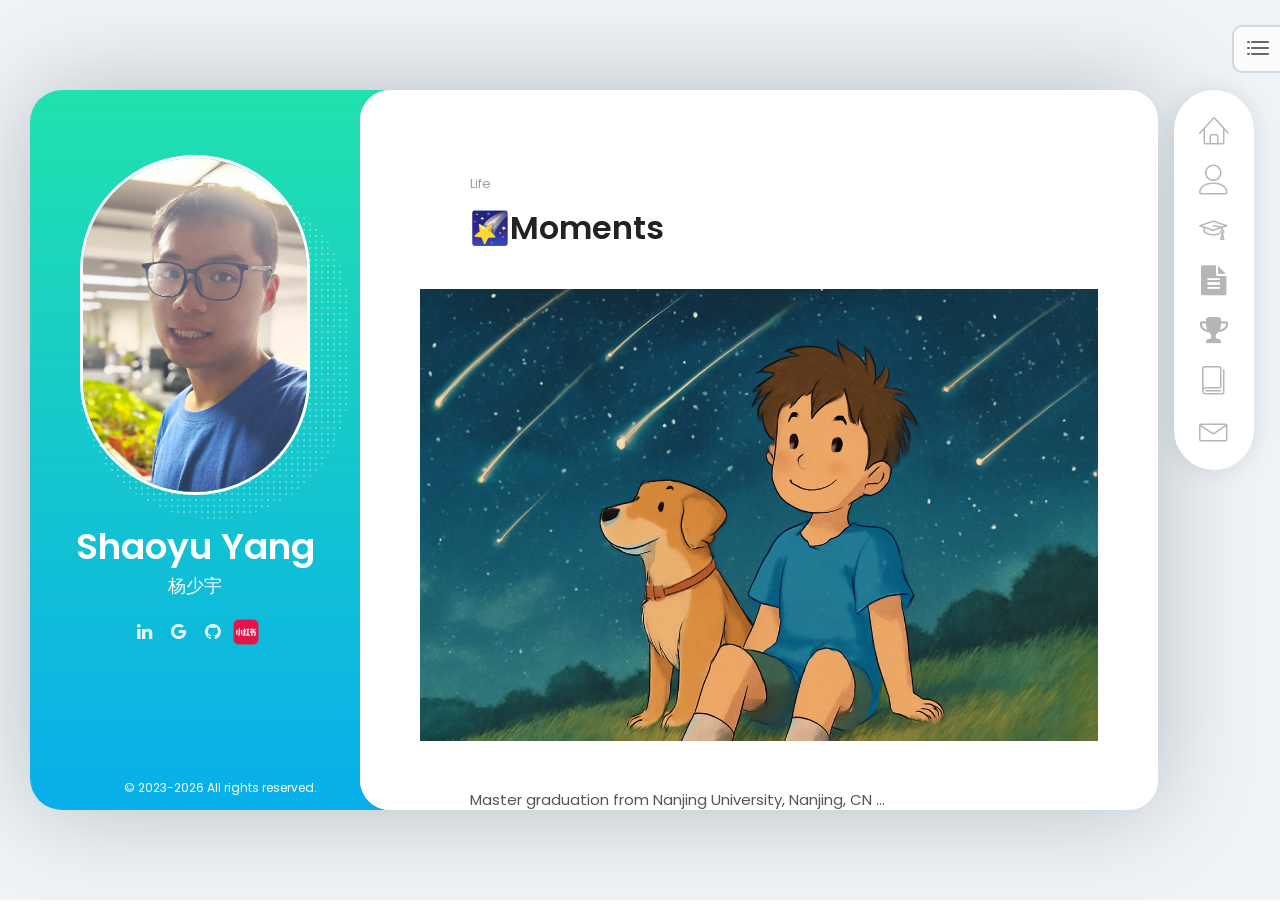
<file: posts/index.html>
<!DOCTYPE html>
<html lang="zh-Hans">

<head><meta charset="UTF-8">
    
    <meta name="viewport" content="width=device-width, initial-scale=1.0, maximum-scale=1.0, user-scalable=no">
    <link rel="profile" href="//gmpg.org/xfn/11">
    <title>Posts – shaoyuyang</title>
<meta name="robots" content="max-image-preview:large">
	<style>img:is([sizes="auto" i], [sizes^="auto," i]) { contain-intrinsic-size: 3000px 1500px }</style>
	<link rel="dns-prefetch" href="//fonts.googleapis.com">
<link rel="alternate" type="application/rss+xml" title="shaoyuyang » Feed" href="https://shaoyuyoung.github.io/feed/">
<link rel="alternate" type="application/rss+xml" title="shaoyuyang » 评论 Feed" href="https://shaoyuyoung.github.io/comments/feed/">
<script type="text/javascript">
/* <![CDATA[ */
window._wpemojiSettings = {"baseUrl":"https:\/\/s.w.org\/images\/core\/emoji\/16.0.1\/72x72\/","ext":".png","svgUrl":"https:\/\/s.w.org\/images\/core\/emoji\/16.0.1\/svg\/","svgExt":".svg","source":{"concatemoji":"https:\/\/shaoyuyoung.github.io\/wp-includes\/js\/wp-emoji-release.min.js?ver=6.8.11"}};
/*! This file is auto-generated */
!function(s,n){var o,i,e;function c(e){try{var t={supportTests:e,timestamp:(new Date).valueOf()};sessionStorage.setItem(o,JSON.stringify(t))}catch(e){}}function p(e,t,n){e.clearRect(0,0,e.canvas.width,e.canvas.height),e.fillText(t,0,0);var t=new Uint32Array(e.getImageData(0,0,e.canvas.width,e.canvas.height).data),a=(e.clearRect(0,0,e.canvas.width,e.canvas.height),e.fillText(n,0,0),new Uint32Array(e.getImageData(0,0,e.canvas.width,e.canvas.height).data));return t.every(function(e,t){return e===a[t]})}function u(e,t){e.clearRect(0,0,e.canvas.width,e.canvas.height),e.fillText(t,0,0);for(var n=e.getImageData(16,16,1,1),a=0;a<n.data.length;a++)if(0!==n.data[a])return!1;return!0}function f(e,t,n,a){switch(t){case"flag":return n(e,"\ud83c\udff3\ufe0f\u200d\u26a7\ufe0f","\ud83c\udff3\ufe0f\u200b\u26a7\ufe0f")?!1:!n(e,"\ud83c\udde8\ud83c\uddf6","\ud83c\udde8\u200b\ud83c\uddf6")&&!n(e,"\ud83c\udff4\udb40\udc67\udb40\udc62\udb40\udc65\udb40\udc6e\udb40\udc67\udb40\udc7f","\ud83c\udff4\u200b\udb40\udc67\u200b\udb40\udc62\u200b\udb40\udc65\u200b\udb40\udc6e\u200b\udb40\udc67\u200b\udb40\udc7f");case"emoji":return!a(e,"\ud83e\udedf")}return!1}function g(e,t,n,a){var r="undefined"!=typeof WorkerGlobalScope&&self instanceof WorkerGlobalScope?new OffscreenCanvas(300,150):s.createElement("canvas"),o=r.getContext("2d",{willReadFrequently:!0}),i=(o.textBaseline="top",o.font="600 32px Arial",{});return e.forEach(function(e){i[e]=t(o,e,n,a)}),i}function t(e){var t=s.createElement("script");t.src=e,t.defer=!0,s.head.appendChild(t)}"undefined"!=typeof Promise&&(o="wpEmojiSettingsSupports",i=["flag","emoji"],n.supports={everything:!0,everythingExceptFlag:!0},e=new Promise(function(e){s.addEventListener("DOMContentLoaded",e,{once:!0})}),new Promise(function(t){var n=function(){try{var e=JSON.parse(sessionStorage.getItem(o));if("object"==typeof e&&"number"==typeof e.timestamp&&(new Date).valueOf()<e.timestamp+604800&&"object"==typeof e.supportTests)return e.supportTests}catch(e){}return null}();if(!n){if("undefined"!=typeof Worker&&"undefined"!=typeof OffscreenCanvas&&"undefined"!=typeof URL&&URL.createObjectURL&&"undefined"!=typeof Blob)try{var e="postMessage("+g.toString()+"("+[JSON.stringify(i),f.toString(),p.toString(),u.toString()].join(",")+"));",a=new Blob([e],{type:"text/javascript"}),r=new Worker(URL.createObjectURL(a),{name:"wpTestEmojiSupports"});return void(r.onmessage=function(e){c(n=e.data),r.terminate(),t(n)})}catch(e){}c(n=g(i,f,p,u))}t(n)}).then(function(e){for(var t in e)n.supports[t]=e[t],n.supports.everything=n.supports.everything&&n.supports[t],"flag"!==t&&(n.supports.everythingExceptFlag=n.supports.everythingExceptFlag&&n.supports[t]);n.supports.everythingExceptFlag=n.supports.everythingExceptFlag&&!n.supports.flag,n.DOMReady=!1,n.readyCallback=function(){n.DOMReady=!0}}).then(function(){return e}).then(function(){var e;n.supports.everything||(n.readyCallback(),(e=n.source||{}).concatemoji?t(e.concatemoji):e.wpemoji&&e.twemoji&&(t(e.twemoji),t(e.wpemoji)))}))}((window,document),window._wpemojiSettings);
/* ]]> */
</script>
<style id="wp-emoji-styles-inline-css" type="text/css">

	img.wp-smiley, img.emoji {
		display: inline !important;
		border: none !important;
		box-shadow: none !important;
		height: 1em !important;
		width: 1em !important;
		margin: 0 0.07em !important;
		vertical-align: -0.1em !important;
		background: none !important;
		padding: 0 !important;
	}
</style>
<style id="classic-theme-styles-inline-css" type="text/css">
/*! This file is auto-generated */
.wp-block-button__link{color:#fff;background-color:#32373c;border-radius:9999px;box-shadow:none;text-decoration:none;padding:calc(.667em + 2px) calc(1.333em + 2px);font-size:1.125em}.wp-block-file__button{background:#32373c;color:#fff;text-decoration:none}
</style>
<style id="global-styles-inline-css" type="text/css">
:root{--wp--preset--aspect-ratio--square: 1;--wp--preset--aspect-ratio--4-3: 4/3;--wp--preset--aspect-ratio--3-4: 3/4;--wp--preset--aspect-ratio--3-2: 3/2;--wp--preset--aspect-ratio--2-3: 2/3;--wp--preset--aspect-ratio--16-9: 16/9;--wp--preset--aspect-ratio--9-16: 9/16;--wp--preset--color--black: #000000;--wp--preset--color--cyan-bluish-gray: #abb8c3;--wp--preset--color--white: #ffffff;--wp--preset--color--pale-pink: #f78da7;--wp--preset--color--vivid-red: #cf2e2e;--wp--preset--color--luminous-vivid-orange: #ff6900;--wp--preset--color--luminous-vivid-amber: #fcb900;--wp--preset--color--light-green-cyan: #7bdcb5;--wp--preset--color--vivid-green-cyan: #00d084;--wp--preset--color--pale-cyan-blue: #8ed1fc;--wp--preset--color--vivid-cyan-blue: #0693e3;--wp--preset--color--vivid-purple: #9b51e0;--wp--preset--color--cornflower-blue: #7066ff;--wp--preset--color--emerald: #54ca95;--wp--preset--color--shakespeare: #55c0ce;--wp--preset--color--persimmon: #fc6158;--wp--preset--color--azure-radiance: #007ced;--wp--preset--color--neon-carrot: #ff9638;--wp--preset--color--burnt-sienna: #ef5555;--wp--preset--color--blue-bayoux: #4a6583;--wp--preset--color--cerulean: #0099e5;--wp--preset--color--saffron: #f8b732;--wp--preset--color--java: #10b9b2;--wp--preset--color--carnation: #ef5565;--wp--preset--color--very-light-gray: #f5f5f5;--wp--preset--color--light-gray: #e5e5e5;--wp--preset--color--dark-gray: #555;--wp--preset--color--very-dark-gray: #333;--wp--preset--gradient--vivid-cyan-blue-to-vivid-purple: linear-gradient(135deg,rgba(6,147,227,1) 0%,rgb(155,81,224) 100%);--wp--preset--gradient--light-green-cyan-to-vivid-green-cyan: linear-gradient(135deg,rgb(122,220,180) 0%,rgb(0,208,130) 100%);--wp--preset--gradient--luminous-vivid-amber-to-luminous-vivid-orange: linear-gradient(135deg,rgba(252,185,0,1) 0%,rgba(255,105,0,1) 100%);--wp--preset--gradient--luminous-vivid-orange-to-vivid-red: linear-gradient(135deg,rgba(255,105,0,1) 0%,rgb(207,46,46) 100%);--wp--preset--gradient--very-light-gray-to-cyan-bluish-gray: linear-gradient(135deg,rgb(238,238,238) 0%,rgb(169,184,195) 100%);--wp--preset--gradient--cool-to-warm-spectrum: linear-gradient(135deg,rgb(74,234,220) 0%,rgb(151,120,209) 20%,rgb(207,42,186) 40%,rgb(238,44,130) 60%,rgb(251,105,98) 80%,rgb(254,248,76) 100%);--wp--preset--gradient--blush-light-purple: linear-gradient(135deg,rgb(255,206,236) 0%,rgb(152,150,240) 100%);--wp--preset--gradient--blush-bordeaux: linear-gradient(135deg,rgb(254,205,165) 0%,rgb(254,45,45) 50%,rgb(107,0,62) 100%);--wp--preset--gradient--luminous-dusk: linear-gradient(135deg,rgb(255,203,112) 0%,rgb(199,81,192) 50%,rgb(65,88,208) 100%);--wp--preset--gradient--pale-ocean: linear-gradient(135deg,rgb(255,245,203) 0%,rgb(182,227,212) 50%,rgb(51,167,181) 100%);--wp--preset--gradient--electric-grass: linear-gradient(135deg,rgb(202,248,128) 0%,rgb(113,206,126) 100%);--wp--preset--gradient--midnight: linear-gradient(135deg,rgb(2,3,129) 0%,rgb(40,116,252) 100%);--wp--preset--font-size--small: 13px;--wp--preset--font-size--medium: 20px;--wp--preset--font-size--large: 36px;--wp--preset--font-size--x-large: 42px;--wp--preset--spacing--20: 0.44rem;--wp--preset--spacing--30: 0.67rem;--wp--preset--spacing--40: 1rem;--wp--preset--spacing--50: 1.5rem;--wp--preset--spacing--60: 2.25rem;--wp--preset--spacing--70: 3.38rem;--wp--preset--spacing--80: 5.06rem;--wp--preset--shadow--natural: 6px 6px 9px rgba(0, 0, 0, 0.2);--wp--preset--shadow--deep: 12px 12px 50px rgba(0, 0, 0, 0.4);--wp--preset--shadow--sharp: 6px 6px 0px rgba(0, 0, 0, 0.2);--wp--preset--shadow--outlined: 6px 6px 0px -3px rgba(255, 255, 255, 1), 6px 6px rgba(0, 0, 0, 1);--wp--preset--shadow--crisp: 6px 6px 0px rgba(0, 0, 0, 1);}:where(.is-layout-flex){gap: 0.5em;}:where(.is-layout-grid){gap: 0.5em;}body .is-layout-flex{display: flex;}.is-layout-flex{flex-wrap: wrap;align-items: center;}.is-layout-flex > :is(*, div){margin: 0;}body .is-layout-grid{display: grid;}.is-layout-grid > :is(*, div){margin: 0;}:where(.wp-block-columns.is-layout-flex){gap: 2em;}:where(.wp-block-columns.is-layout-grid){gap: 2em;}:where(.wp-block-post-template.is-layout-flex){gap: 1.25em;}:where(.wp-block-post-template.is-layout-grid){gap: 1.25em;}.has-black-color{color: var(--wp--preset--color--black) !important;}.has-cyan-bluish-gray-color{color: var(--wp--preset--color--cyan-bluish-gray) !important;}.has-white-color{color: var(--wp--preset--color--white) !important;}.has-pale-pink-color{color: var(--wp--preset--color--pale-pink) !important;}.has-vivid-red-color{color: var(--wp--preset--color--vivid-red) !important;}.has-luminous-vivid-orange-color{color: var(--wp--preset--color--luminous-vivid-orange) !important;}.has-luminous-vivid-amber-color{color: var(--wp--preset--color--luminous-vivid-amber) !important;}.has-light-green-cyan-color{color: var(--wp--preset--color--light-green-cyan) !important;}.has-vivid-green-cyan-color{color: var(--wp--preset--color--vivid-green-cyan) !important;}.has-pale-cyan-blue-color{color: var(--wp--preset--color--pale-cyan-blue) !important;}.has-vivid-cyan-blue-color{color: var(--wp--preset--color--vivid-cyan-blue) !important;}.has-vivid-purple-color{color: var(--wp--preset--color--vivid-purple) !important;}.has-black-background-color{background-color: var(--wp--preset--color--black) !important;}.has-cyan-bluish-gray-background-color{background-color: var(--wp--preset--color--cyan-bluish-gray) !important;}.has-white-background-color{background-color: var(--wp--preset--color--white) !important;}.has-pale-pink-background-color{background-color: var(--wp--preset--color--pale-pink) !important;}.has-vivid-red-background-color{background-color: var(--wp--preset--color--vivid-red) !important;}.has-luminous-vivid-orange-background-color{background-color: var(--wp--preset--color--luminous-vivid-orange) !important;}.has-luminous-vivid-amber-background-color{background-color: var(--wp--preset--color--luminous-vivid-amber) !important;}.has-light-green-cyan-background-color{background-color: var(--wp--preset--color--light-green-cyan) !important;}.has-vivid-green-cyan-background-color{background-color: var(--wp--preset--color--vivid-green-cyan) !important;}.has-pale-cyan-blue-background-color{background-color: var(--wp--preset--color--pale-cyan-blue) !important;}.has-vivid-cyan-blue-background-color{background-color: var(--wp--preset--color--vivid-cyan-blue) !important;}.has-vivid-purple-background-color{background-color: var(--wp--preset--color--vivid-purple) !important;}.has-black-border-color{border-color: var(--wp--preset--color--black) !important;}.has-cyan-bluish-gray-border-color{border-color: var(--wp--preset--color--cyan-bluish-gray) !important;}.has-white-border-color{border-color: var(--wp--preset--color--white) !important;}.has-pale-pink-border-color{border-color: var(--wp--preset--color--pale-pink) !important;}.has-vivid-red-border-color{border-color: var(--wp--preset--color--vivid-red) !important;}.has-luminous-vivid-orange-border-color{border-color: var(--wp--preset--color--luminous-vivid-orange) !important;}.has-luminous-vivid-amber-border-color{border-color: var(--wp--preset--color--luminous-vivid-amber) !important;}.has-light-green-cyan-border-color{border-color: var(--wp--preset--color--light-green-cyan) !important;}.has-vivid-green-cyan-border-color{border-color: var(--wp--preset--color--vivid-green-cyan) !important;}.has-pale-cyan-blue-border-color{border-color: var(--wp--preset--color--pale-cyan-blue) !important;}.has-vivid-cyan-blue-border-color{border-color: var(--wp--preset--color--vivid-cyan-blue) !important;}.has-vivid-purple-border-color{border-color: var(--wp--preset--color--vivid-purple) !important;}.has-vivid-cyan-blue-to-vivid-purple-gradient-background{background: var(--wp--preset--gradient--vivid-cyan-blue-to-vivid-purple) !important;}.has-light-green-cyan-to-vivid-green-cyan-gradient-background{background: var(--wp--preset--gradient--light-green-cyan-to-vivid-green-cyan) !important;}.has-luminous-vivid-amber-to-luminous-vivid-orange-gradient-background{background: var(--wp--preset--gradient--luminous-vivid-amber-to-luminous-vivid-orange) !important;}.has-luminous-vivid-orange-to-vivid-red-gradient-background{background: var(--wp--preset--gradient--luminous-vivid-orange-to-vivid-red) !important;}.has-very-light-gray-to-cyan-bluish-gray-gradient-background{background: var(--wp--preset--gradient--very-light-gray-to-cyan-bluish-gray) !important;}.has-cool-to-warm-spectrum-gradient-background{background: var(--wp--preset--gradient--cool-to-warm-spectrum) !important;}.has-blush-light-purple-gradient-background{background: var(--wp--preset--gradient--blush-light-purple) !important;}.has-blush-bordeaux-gradient-background{background: var(--wp--preset--gradient--blush-bordeaux) !important;}.has-luminous-dusk-gradient-background{background: var(--wp--preset--gradient--luminous-dusk) !important;}.has-pale-ocean-gradient-background{background: var(--wp--preset--gradient--pale-ocean) !important;}.has-electric-grass-gradient-background{background: var(--wp--preset--gradient--electric-grass) !important;}.has-midnight-gradient-background{background: var(--wp--preset--gradient--midnight) !important;}.has-small-font-size{font-size: var(--wp--preset--font-size--small) !important;}.has-medium-font-size{font-size: var(--wp--preset--font-size--medium) !important;}.has-large-font-size{font-size: var(--wp--preset--font-size--large) !important;}.has-x-large-font-size{font-size: var(--wp--preset--font-size--x-large) !important;}
:where(.wp-block-post-template.is-layout-flex){gap: 1.25em;}:where(.wp-block-post-template.is-layout-grid){gap: 1.25em;}
:where(.wp-block-columns.is-layout-flex){gap: 2em;}:where(.wp-block-columns.is-layout-grid){gap: 2em;}
:root :where(.wp-block-pullquote){font-size: 1.5em;line-height: 1.6;}
</style>
<link rel="stylesheet" id="font-awesome-css" href="https://shaoyuyoung.github.io/wp-content/plugins/elementor/assets/lib/font-awesome/css/font-awesome.min.css?ver=4.7.0" type="text/css" media="all">
<link rel="stylesheet" id="jquery-lazyloadxt-spinner-css-css" href="https://shaoyuyoung.github.io/wp-content/plugins/a3-lazy-load/assets/css/jquery.lazyloadxt.spinner.css?ver=6.8.11" type="text/css" media="all">
<link rel="stylesheet" id="a3a3_lazy_load-css" href="https://shaoyuyoung.github.io/wp-content/uploads/sass/a3_lazy_load.min.css?ver=1740050807" type="text/css" media="all">
<link rel="stylesheet" id="bootstrap-css" href="https://shaoyuyoung.github.io/wp-content/themes/breezycv/css/bootstrap.min.css?ver=4.0.0" type="text/css" media="all">
<link rel="stylesheet" id="normalize-css" href="https://shaoyuyoung.github.io/wp-content/themes/breezycv/css/normalize.css?ver=1.0" type="text/css" media="all">
<link rel="stylesheet" id="owl-carousel-css" href="https://shaoyuyoung.github.io/wp-content/themes/breezycv/css/owl.carousel.css?ver=2.0" type="text/css" media="all">
<link rel="stylesheet" id="perfect-scrollbar-css" href="https://shaoyuyoung.github.io/wp-content/themes/breezycv/css/perfect-scrollbar.css?ver=2.0" type="text/css" media="all">
<link rel="stylesheet" id="animations-css" href="https://shaoyuyoung.github.io/wp-content/themes/breezycv/css/animations.css?ver=1.0" type="text/css" media="all">
<link rel="stylesheet" id="magnific-popup-css" href="https://shaoyuyoung.github.io/wp-content/themes/breezycv/css/magnific-popup.css?ver=1.3.0" type="text/css" media="all">
<link rel="stylesheet" id="fw-option-type-icon-v2-pack-linear-icons-css" href="https://shaoyuyoung.github.io/wp-content/themes/breezycv/css/linearicons/style.css?ver=2.7.31" type="text/css" media="all">
<link rel="stylesheet" id="fw-option-type-icon-v2-pack-font-awesomefw-css" href="https://shaoyuyoung.github.io/wp-content/themes/breezycv/css/font-awesome/css/font-awesome.min.css?ver=2.7.31" type="text/css" media="all">
<link rel="stylesheet" id="breezycv-main-styles-css" href="https://shaoyuyoung.github.io/wp-content/themes/breezycv/css/main.css?ver=1.5.6" type="text/css" media="all">
<link rel="stylesheet" id="breezycv-customization-css" href="https://shaoyuyoung.github.io/wp-content/themes/breezycv/css/customization.css?ver=1.5.6" type="text/css" media="all">
<style id="breezycv-customization-inline-css" type="text/css">

        .page-content {
            max-width: 1280px;
        }
        @media only screen and (min-width: 1024px){
            .page-content {
                border-radius: 32px;
                
            }
            .animated-section,
            .section-content,
            .single-page-content,
            .content-wrapper {
               border-radius: 30px; 
            }
        }

        /* ============================================================================= 
        2. Typography
        ============================================================================= */
        body,
        p,
        .elementor .elementor-widget-icon-box .elementor-icon-box-content .elementor-icon-box-description {
            font-family: "Poppins", Helvetica, sans-serif;
            font-size: 15px;
            font-weight: 0;
            font-style: normal;
            line-height: 1.75em;
            color: #555;
        }

        .form-control,
        .form-control:focus,
        .has-error .form-control,
        .has-error .form-control:focus {
            font-family: "Poppins", Helvetica, sans-serif;
        }

        h1, h2, h3, h4, h5, h6 {
            font-family: "Poppins", Helvetica, sans-serif;
            font-weight: 600;
            font-style: normal;
            color: #222;
        }

        .logo-text, .logo-symbol {
            font-family: "Poppins", Helvetica, sans-serif;
        }

        h1 {
            font-size: 32px;
            color: #222;
        }
        h2 {
            font-size: 24px;
            color: #222;
        }
        h3 {
            font-size: 18px;
            color: #222;
        }
        h4 {
            font-size: 16px;
            color: #222;
        }
        h5 {
            font-size: 14px;
            color: #222;
        }
        h6 {
            font-size: 12px;
            color: #222;
        }

        .testimonial-author {
            font-family: "Poppins", Helvetica, sans-serif;
            font-weight: 600;
            font-style: normal;
            color: #222;
        }

        .timeline-item .item-period,
        .mobile-site-title {
            font-family: "Poppins", Helvetica, sans-serif;
        }

        .form-control,
        .form-control:focus,
        .has-error .form-control,
        .has-error .form-control:focus,
        input[type="search"],
        input[type="password"],
        input[type="text"],
        .header-search input.form-control {
            font-family: "Poppins", Helvetica, sans-serif;
            font-weight: 0;
            font-style: normal;
        }

        .btn-primary, .btn-secondary, button, input[type="button"], input[type="submit"] {
            font-family: "Poppins", Helvetica, sans-serif;
        }


        /* ============================================================================= 
        3. Logo
        ============================================================================= */
        .header-photo,
        .header-photo img {
            
        height: auto;
        max-height: 340px;
        
            
        width: auto;
        max-width: 340px;
        
        }


        
        .logo-text {
            line-height: 340px;
            margin-left: 10px;
        }
        

        

        

        /* ============================================================================= 
        4. Backgrounds
        ============================================================================= */
        
        html {
            background: -webkit-gradient(linear, left top, left bottom, from(#edf3f7), to(#edf3f7));
            background: linear-gradient(#edf3f7, #edf3f7);
        }
        body {
            background-color: transparent;
        }
    
    .lm-animated-bg {
        position: absolute;
        width: auto;
        height: auto;
        top: -18px;
        left: -18px;
        right: -18px;
        bottom: -18px;
        background-image: url();
        background-position: center center;
        background-size: cover;
        background-repeat: no-repeat;
        z-index: -1;
    }
    

        .animated-section > .section-content,
        .single-page-content > .content-wrapper,
        .page-portfolio-loaded,
        .single-post .site-content .post-content {
            background-color: #fff;
        }

        .btn-primary:hover,
        .btn-primary:focus,
        .elementor .btn-primary:hover,
        .elementor .btn-primary:focus,
        button:hover,
        button:focus,
        input[type="button"]:hover,
        input[type="button"]:focus,
        input[type="submit"]:hover,
        input[type="submit"]:focus,
        .elementor .skill-percentage,
        .elementor .service-icon,
        .lm-pricing .lm-package-wrap.highlight-col .lm-heading-row span:after,
        .portfolio-page-nav > div.nav-item a:hover,
        .elementor .testimonials.owl-carousel .owl-nav .owl-prev:hover,
        .elementor .testimonials.owl-carousel .owl-nav .owl-next:hover,
        .elementor .clients.owl-carousel .owl-nav .owl-prev:hover,
        .elementor .clients.owl-carousel .owl-nav .owl-next:hover,
        .elementor .fw-pricing .fw-package-wrap.highlight-col .fw-heading-row span:after,
        .cat-links li a,
        .cat-links li a:hover,
        .calendar_wrap td#today,
        .nothing-found p,
        .elementor .portfolio-grid figure .portfolio-preview-desc h5:after,
        .preloader-spinner,
        .elementor .info-list li .title:after,
        .elementor .clients.owl-carousel .owl-dot.active span,
        .elementor .clients.owl-carousel .owl-dot:hover span,
        .elementor .testimonials.owl-carousel .owl-dot.active span,
        .elementor .testimonials.owl-carousel .owl-dot:hover span,
        .logo-symbol,
        .elementor .fw-pricing .fw-package.highlight .fw-heading-row span:after,
        .ps:hover>.ps__scrollbar-y-rail:hover>.ps__scrollbar-y,
        .elementor .knowledges li,
        .elementor .timeline .divider:before {
            background-color: #09aeea;
        }

        @media only screen and (min-width: 1025px) {
            ul.main-menu .link-text {
                background-color: #09aeea;
            }
        }

        @media only screen and (max-width: 1024px) {
            .menu-toggle {
                background-color: #09aeea;
            }
        }


        .blog-sidebar .sidebar-item {
            background-color: #fff;
        }

        .block-title:after, h3.comment-reply-title:after {
            background-image: -webkit-repeating-radial-gradient(center center, #09aeea, #09aeea 1px, transparent 0px, transparent 100%);
            background-image: -moz-repeating-radial-gradient(center center, #09aeea, #09aeea 1px, transparent 0px, transparent 100%);
            background-image: -ms-repeating-radial-gradient(center center, #09aeea, #09aeea 1px, transparent 0px, transparent 100%);
        }




        /* ============================================================================= 
        5. Colors
        ============================================================================= */
        a,
        .form-group-with-icon.form-group-focus i,
        .site-title span,
        .header-search button:hover,
        .header-search button:focus,
        .block-title h3 span,
        .header-search button:hover,
        .header-search button:focus,
        .ajax-page-nav > div.nav-item a:hover,
        .project-general-info .fa,
        .comment-author a:hover,
        .comment-list .pingback a:hover,
        .comment-list .trackback a:hover,
        .comment-metadata a:hover,
        .comment-reply-title small a:hover,
        .entry-title a:hover,
        .entry-content .edit-link a:hover,
        .post-navigation a:hover,
        .image-navigation a:hover,
        .elementor .portfolio-grid figure i,
        .share-buttons a:hover,
        .elementor .info-block-w-icon i,
        .elementor .lm-info-block i,
        .lmpixels-arrows-nav div:hover,
        .block-title h2 span, h3.comment-reply-title span,
        ul.main-menu .current-menu-item a,
        .elementor .block-title h2 span,
        .elementor .fun-fact i,
        .elementor .testimonial .author-info .icon,
        .elementor .header-buttons .btn-primary:hover,
        .elementor .form-group:not(.form-group-checkbox) .form-control:focus ~ label,
        .elementor .form-group.form-group-focus:not(.form-group-checkbox) .form-control ~ label,
        .elementor .info-list li .title,
        .header-buttons .btn-primary:hover {
            color: #09aeea;
        }

        a,
        .entry-meta:not(.entry-tags-share) a:hover {
            color: #0099cc;
        }

        a:hover,
        .post-navigation .meta-nav:hover {
            color: #006699;
        }

        .wp-block-pullquote.is-style-solid-color {
            background-color: #09aeea;
        }

        .wp-block-button:not(.is-style-outline) .wp-block-button__link:not(.has-background),
        .wp-block-button.is-style-outline .wp-block-button__link:active,
        .wp-block-button.is-style-outline .wp-block-button__link:focus,
        .wp-block-button.is-style-outline .wp-block-button__link:hover {
            background-color: #09aeea;
        }

        @media only screen and (min-width: 1025px) {
            ul.main-menu a.active,
            ul.main-menu a:focus,
            ul.main-menu a:hover {
                color: #09aeea;
            }
        }

        @media only screen and (max-width: 1024px) {
            .header {
                background-color: #09aeea;
            }
        }




        /* ============================================================================= 
        6. Borders
        ============================================================================= */
        .logo-symbol,
        .btn-primary,
        .elementor .btn-primary,
        button,
        input[type="button"],
        input[type="submit"],
        .btn-primary:hover,
        .btn-primary:focus,
        button:hover,
        button:focus,
        input[type="button"]:hover,
        input[type="button"]:focus,
        input[type="submit"]:hover,
        input[type="submit"]:focus,
        .form-control + .form-control-border,
        .elementor .timeline-item,
        .elementor .timeline-item:before,
        .page-links a:hover,
        .paging-navigation .page-numbers.current,
        .paging-navigation .page-numbers:hover,
        .paging-navigation .page-numbers:focus,
        .portfolio-grid figure .portfolio-preview-desc h5:after,
        .paging-navigation a:hover,
        .skill-container,
        .btn-primary, button, input[type="button"], input[type="submit"],
        .blog-sidebar ul li:before,
        .elementor .share-buttons a:hover,
        .elementor .testimonials.owl-carousel .owl-nav .owl-prev:hover,
        .elementor .testimonials.owl-carousel .owl-nav .owl-next:hover,
        .elementor .clients.owl-carousel .owl-nav .owl-prev:hover,
        .elementor .clients.owl-carousel .owl-nav .owl-next:hover,
        .wp-block-pullquote,
        .wp-block-button .wp-block-button__link,
        .elementor .timeline-item h5.item-period,
        .form-control ~ .form-control-border,
        .elementor .form-control ~ .form-control-border,
        .elementor .timeline .divider:after {
            border-color: #09aeea;
        }

        @media only screen and (max-width: 1024px) {
            .lmpixels-arrows-nav {
                border-color: #09aeea;
            }
        }


        /* ============================================================================= 
        7. Page Titles and Page Content Area
        ============================================================================= */
        .page-title:after {
            background-image: -webkit-repeating-radial-gradient(center center, #09aeea, #09aeea 1px, transparent 0px, transparent 100%);
            background-image: -moz-repeating-radial-gradient(center center, #09aeea, #09aeea 1px, transparent 0px, transparent 100%);
            background-image: -ms-repeating-radial-gradient(center center, #09aeea, #09aeea 1px, transparent 0px, transparent 100%);
        }

        .page-title h1 {
            color: #222;
            font-size: 32px;
            font-family: Poppins, Helvetica, sans-serif;
            font-weight: 600;
            font-style: normal;
            letter-spacing: 0px;
        }

        @media only screen and (max-width: 1024px) {
            .page-title h1 {
                font-size: 25.6px;
            }
        }

        .page-content {
            background: -webkit-gradient(linear, left top, left bottom, from(#21e1ae), to(#09aeea));
            background: linear-gradient(#21e1ae, #09aeea);
        }

        

        /* ============================================================================= 
        8. Custom Styles
        ============================================================================= */
        
    
</style>
<link rel="stylesheet" id="breezycv-google-fonts-css" href="http://fonts.googleapis.com/css?family=Poppins:100,100italic,200,200italic,300,300italic,regular,italic,500,500italic,600,600italic,700,700italic,800,800italic,900,900italic" type="text/css" media="all">
<script type="text/javascript" src="https://shaoyuyoung.github.io/wp-includes/js/jquery/jquery.min.js?ver=3.7.1" id="jquery-core-js"></script>
<script type="text/javascript" src="https://shaoyuyoung.github.io/wp-includes/js/jquery/jquery-migrate.min.js?ver=3.4.1" id="jquery-migrate-js"></script>
<link rel="https://api.w.org/" href="https://shaoyuyoung.github.io/wp-json/"><link rel="EditURI" type="application/rsd+xml" title="RSD" href="https://shaoyuyoung.github.io/xmlrpc.php?rsd">
<meta name="generator" content="WordPress 6.8.11">
<style type="text/css">.recentcomments a{display:inline !important;padding:0 !important;margin:0 !important;}</style>			<style>
				.e-con.e-parent:nth-of-type(n+4):not(.e-lazyloaded):not(.e-no-lazyload),
				.e-con.e-parent:nth-of-type(n+4):not(.e-lazyloaded):not(.e-no-lazyload) * {
					background-image: none !important;
				}
				@media screen and (max-height: 1024px) {
					.e-con.e-parent:nth-of-type(n+3):not(.e-lazyloaded):not(.e-no-lazyload),
					.e-con.e-parent:nth-of-type(n+3):not(.e-lazyloaded):not(.e-no-lazyload) * {
						background-image: none !important;
					}
				}
				@media screen and (max-height: 640px) {
					.e-con.e-parent:nth-of-type(n+2):not(.e-lazyloaded):not(.e-no-lazyload),
					.e-con.e-parent:nth-of-type(n+2):not(.e-lazyloaded):not(.e-no-lazyload) * {
						background-image: none !important;
					}
				}
			</style>
			<link rel="icon" href="https://shaoyuyoung.github.io/wp-content/uploads/2025/01/cropped-pixiu.webp" sizes="32x32">
<link rel="icon" href="https://shaoyuyoung.github.io/wp-content/uploads/2025/01/cropped-pixiu.webp" sizes="192x192">
<link rel="apple-touch-icon" href="https://shaoyuyoung.github.io/wp-content/uploads/2025/01/cropped-pixiu.webp">
<meta name="msapplication-TileImage" content="https://shaoyuyoung.github.io/wp-content/uploads/2025/01/cropped-pixiu.webp">
</head>

<body class="blog wp-embed-responsive wp-theme-breezycv eio-default masthead-fixed list-view full-width elementor-default elementor-kit-13">

<div class="lm-animated-bg"></div>
    
<!-- Loading animation -->
<div class="preloader">
  <div class="preloader-animation">
    <div class="preloader-spinner">
    </div>
  </div>
</div>
<!-- /Loading animation -->

<div class="page-wrapper bg-move-effect">
    <div class="page-content site-content">

        <header id="site_header" class="header mobile-menu-hide">
            <div class="header-content">
                <div class="header-photo">
                                        <a href="https://shaoyuyoung.github.io/">
                        <img src="https://shaoyuyoung.github.io/wp-content/uploads/2026/06/avtar-scaled.jpg" alt="image">
                    </a>
                                    </div>

                                <div class="header-titles">
                                            <a href="https://shaoyuyoung.github.io/">
                            <h2>Shaoyu Yang</h2>
                        </a>
                                                                <h4>杨少宇</h4>
                                    </div>
                            </div>

            <ul id="menu-vcard-menu" class="breezycv-classic-menu main-menu"><li id="menu-item-20" class="menu-item menu-item-type-post_type menu-item-object-page menu-item-has-icon"><a class="nav-anim" href="https://shaoyuyoung.github.io/#home" data-object="page"><span class="menu-icon lnr lnr-home"></span> <span class="link-text">Home</span></a></li>
<li id="menu-item-30" class="menu-item menu-item-type-post_type menu-item-object-page menu-item-has-icon"><a class="nav-anim" href="https://shaoyuyoung.github.io/#about-me" data-object="page"><span class="menu-icon lnr lnr-user"></span> <span class="link-text">About Me</span></a></li>
<li id="menu-item-61" class="menu-item menu-item-type-post_type menu-item-object-page menu-item-has-icon"><a class="nav-anim" href="https://shaoyuyoung.github.io/#resume" data-object="page"><span class="menu-icon lnr lnr-graduation-hat"></span> <span class="link-text">Resume</span></a></li>
<li id="menu-item-212" class="menu-item menu-item-type-post_type menu-item-object-page menu-item-has-icon"><a class="nav-anim" href="https://shaoyuyoung.github.io/#publication" data-object="page"><span class="menu-icon fafw fafw-file-text"></span> <span class="link-text">Publication</span></a></li>
<li id="menu-item-515" class="menu-item menu-item-type-post_type menu-item-object-page menu-item-has-icon"><a class="nav-anim" href="https://shaoyuyoung.github.io/#awards" data-object="page"><span class="menu-icon fafw fafw-trophy"></span> <span class="link-text">Awards</span></a></li>
<li id="menu-item-107" class="menu-item menu-item-type-post_type menu-item-object-page menu-item-has-icon"><a class="nav-anim" href="https://shaoyuyoung.github.io/#blog" data-object="page"><span class="menu-icon lnr lnr-book"></span> <span class="link-text">Blog</span></a></li>
<li id="menu-item-111" class="menu-item menu-item-type-post_type menu-item-object-page menu-item-has-icon"><a class="nav-anim" href="https://shaoyuyoung.github.io/#contact" data-object="page"><span class="menu-icon lnr lnr-envelope"></span> <span class="link-text">Contact</span></a></li>
</ul>
             <!-- Social Links -->
                        <div class="social-links">
              <ul>
                                    <li>
                        <a href="https://www.linkedin.com/in/shaoyu-yang-325b092a8" target="_blank">
                                                                                        <i class="fafw fafw-linkedin"></i>
                                                    </a>
                    </li>
                                      <li>
                        <a href="https://scholar.google.com/citations?hl=zh-CN&amp;user=xjXyBgUAAAAJ" target="_blank">
                                                                                        <i class="fafw fafw-google"></i>
                                                    </a>
                    </li>
                                      <li>
                        <a href="https://github.com/shaoyuyoung" target="_blank">
                                                                                        <i class="fafw fafw-github"></i>
                                                    </a>
                    </li>
                                      <li>
                        <a href="https://shaoyuyoung.github.io/wp-content/uploads/2026/01/xiaohongshulink.jpg" target="_blank">
                                                            <img src="https://shaoyuyoung.github.io/wp-content/uploads/2026/01/xiaohongshu.png" alt="xiaohongshu">
                                                                                </a>
                    </li>
                                </ul>
            </div>
                        <!-- /Social Links -->

            <!-- Buttons -->
                                                    <!-- /Buttons -->

            <!-- Copyrights -->
                        <div class="copyrights">© 2023-2026 All rights reserved.</div>
                        <!-- /Copyrights -->
        </header>

        <div class="mobile-site-title mobile-visible">
            <a href="https://shaoyuyoung.github.io/">
                Shaoyu Yang            </a>
        </div>

        <!-- Mobile Navigation -->
        <div class="menu-toggle">
            <span></span>
            <span></span>
            <span></span>
        </div>
        <!-- End Mobile Navigation -->

        
<div class="content-area single-page-area">
    <div class="single-page-content">
        <div class="content-wrapper">
            
<article id="post-1370" class="post-1370 post type-post status-publish format-standard has-post-thumbnail hentry category-life">

	<header class="entry-header">
		<div class="entry-meta entry-meta-top">
			<span><a href="https://shaoyuyoung.github.io/category/life/" rel="category tag">Life</a></span> 					</div><!-- .entry-meta -->

				<h3 class="entry-title"><a href="https://shaoyuyoung.github.io/moments/" rel="bookmark">🌠Moments</a></h3>	</header><!-- .entry-header -->

	
			<a class="post-thumbnail" href="https://shaoyuyoung.github.io/moments/">
				<img fetchpriority="high" width="1200" height="800" src="https://shaoyuyoung.github.io/wp-content/plugins/a3-lazy-load/assets/images/lazy_placeholder.gif" data-lazy-type="image" data-src="https://shaoyuyoung.github.io/wp-content/uploads/2025/05/StarsAndMe.png" class="lazy lazy-hidden attachment-full size-full wp-post-image" alt="" decoding="async" srcset="" data-srcset="https://shaoyuyoung.github.io/wp-content/uploads/2025/05/StarsAndMe.png 1200w, https://shaoyuyoung.github.io/wp-content/uploads/2025/05/StarsAndMe-300x200.png 300w, https://shaoyuyoung.github.io/wp-content/uploads/2025/05/StarsAndMe-1024x683.png 1024w, https://shaoyuyoung.github.io/wp-content/uploads/2025/05/StarsAndMe-768x512.png 768w" sizes="(max-width: 1200px) 100vw, 1200px"><noscript><img width="1200" height="800" src="https://shaoyuyoung.github.io/wp-content/uploads/2025/05/StarsAndMe.png" class="attachment-full size-full wp-post-image" alt="" decoding="async" srcset="https://shaoyuyoung.github.io/wp-content/uploads/2025/05/StarsAndMe.png 1200w, https://shaoyuyoung.github.io/wp-content/uploads/2025/05/StarsAndMe-300x200.png 300w, https://shaoyuyoung.github.io/wp-content/uploads/2025/05/StarsAndMe-1024x683.png 1024w, https://shaoyuyoung.github.io/wp-content/uploads/2025/05/StarsAndMe-768x512.png 768w" sizes="(max-width: 1200px) 100vw, 1200px"></noscript>			</a>

		
	<div class="post-content">
				<div class="entry-summary">
			<p>Master graduation from Nanjing University, Nanjing, CN …</p>
<p><a class="read-more" href="https://shaoyuyoung.github.io/moments/">Read More</a></p>
		</div><!-- .entry-summary -->
		
				<div class="entry-meta entry-meta-bottom">
					<div class="date-author">
			<span class="entry-date"><a href="https://shaoyuyoung.github.io/moments/" rel="bookmark"><i class="fa fa-fw fa-clock-o"></i> <time class="entry-date" datetime="2026-06-20T15:15:48+08:00">2026年6月20日</time></a></span><span class="author vcard"><a class="url fn n" href="https://shaoyuyoung.github.io/author/shaoyuyoung/" rel="author"><i class="fa fa-fw fa-user"></i> shaoyuyoung</a></span> 			</div>
						<!-- Share Buttons -->
			<div class="entry-share btn-group share-buttons">
				        <a href="https://www.facebook.com/sharer/sharer.php?u=https://shaoyuyoung.github.io/moments/" onclick="javascript:window.open(this.href, '', 'menubar=no,toolbar=no,resizable=yes,scrollbars=yes,height=300,width=600');return false;" class="btn" target="_blank" title="Share on Facebook">
            <i class="fa fa-facebook"></i>
        </a>
        <a href="https://twitter.com/share?url=https://shaoyuyoung.github.io/moments/" onclick="javascript:window.open(this.href, '', 'menubar=no,toolbar=no,resizable=yes,scrollbars=yes,height=300,width=600');return false;" class="btn" target="_blank" title="Share on Twitter">
            <i class="fa fa-twitter"></i>
        </a>
        <a href="http://www.linkedin.com/shareArticle?mini=true&amp;url=https://shaoyuyoung.github.io/moments/" onclick="javascript:window.open(this.href,'', 'menubar=no,toolbar=no,resizable=yes,scrollbars=yes,height=600,width=600');return false;" class="btn" title="Share on LinkedIn">
            <i class="fa fa-linkedin"></i>
        </a>
        <a href="http://www.digg.com/submit?url=https://shaoyuyoung.github.io/moments/" onclick="javascript:window.open(this.href,'', 'menubar=no,toolbar=no,resizable=yes,scrollbars=yes,height=600,width=600');return false;" class="btn" title="Share on Digg">
            <i class="fa fa-digg"></i>
        </a>
    			</div>
		<!-- /Share Buttons -->
				</div>
				<div class="post-tags">
					</div>
	</div>
</article><!-- #post-## -->

<article id="post-2382" class="post-2382 post type-post status-publish format-standard has-post-thumbnail hentry category-research">

	<header class="entry-header">
		<div class="entry-meta entry-meta-top">
			<span><a href="https://shaoyuyoung.github.io/category/research/" rel="category tag">Research</a></span> 					</div><!-- .entry-meta -->

				<h3 class="entry-title"><a href="https://shaoyuyoung.github.io/fuel/" rel="bookmark">May the Feedback Be with You! (愿反馈与你同在)</a></h3>	</header><!-- .entry-header -->

	
			<a class="post-thumbnail" href="https://shaoyuyoung.github.io/fuel/">
				<img width="1501" height="650" src="https://shaoyuyoung.github.io/wp-content/plugins/a3-lazy-load/assets/images/lazy_placeholder.gif" data-lazy-type="image" data-src="https://shaoyuyoung.github.io/wp-content/uploads/2025/06/FUEL-blog.png" class="lazy lazy-hidden attachment-full size-full wp-post-image" alt="" decoding="async" srcset="" data-srcset="https://shaoyuyoung.github.io/wp-content/uploads/2025/06/FUEL-blog.png 1501w, https://shaoyuyoung.github.io/wp-content/uploads/2025/06/FUEL-blog-300x130.png 300w, https://shaoyuyoung.github.io/wp-content/uploads/2025/06/FUEL-blog-1024x443.png 1024w, https://shaoyuyoung.github.io/wp-content/uploads/2025/06/FUEL-blog-768x333.png 768w" sizes="(max-width: 1501px) 100vw, 1501px"><noscript><img width="1501" height="650" src="https://shaoyuyoung.github.io/wp-content/uploads/2025/06/FUEL-blog.png" class="attachment-full size-full wp-post-image" alt="" decoding="async" srcset="https://shaoyuyoung.github.io/wp-content/uploads/2025/06/FUEL-blog.png 1501w, https://shaoyuyoung.github.io/wp-content/uploads/2025/06/FUEL-blog-300x130.png 300w, https://shaoyuyoung.github.io/wp-content/uploads/2025/06/FUEL-blog-1024x443.png 1024w, https://shaoyuyoung.github.io/wp-content/uploads/2025/06/FUEL-blog-768x333.png 768w" sizes="(max-width: 1501px) 100vw, 1501px"></noscript>			</a>

		
	<div class="post-content">
				<div class="entry-summary">
			<p>May the Feedback Be with You! Unlocking the Power of Fe…</p>
<p><a class="read-more" href="https://shaoyuyoung.github.io/fuel/">Read More</a></p>
		</div><!-- .entry-summary -->
		
				<div class="entry-meta entry-meta-bottom">
					<div class="date-author">
			<span class="entry-date"><a href="https://shaoyuyoung.github.io/fuel/" rel="bookmark"><i class="fa fa-fw fa-clock-o"></i> <time class="entry-date" datetime="2025-06-25T09:56:11+08:00">2025年6月25日</time></a></span><span class="author vcard"><a class="url fn n" href="https://shaoyuyoung.github.io/author/shaoyuyoung/" rel="author"><i class="fa fa-fw fa-user"></i> shaoyuyoung</a></span> 			</div>
						<!-- Share Buttons -->
			<div class="entry-share btn-group share-buttons">
				        <a href="https://www.facebook.com/sharer/sharer.php?u=https://shaoyuyoung.github.io/fuel/" onclick="javascript:window.open(this.href, '', 'menubar=no,toolbar=no,resizable=yes,scrollbars=yes,height=300,width=600');return false;" class="btn" target="_blank" title="Share on Facebook">
            <i class="fa fa-facebook"></i>
        </a>
        <a href="https://twitter.com/share?url=https://shaoyuyoung.github.io/fuel/" onclick="javascript:window.open(this.href, '', 'menubar=no,toolbar=no,resizable=yes,scrollbars=yes,height=300,width=600');return false;" class="btn" target="_blank" title="Share on Twitter">
            <i class="fa fa-twitter"></i>
        </a>
        <a href="http://www.linkedin.com/shareArticle?mini=true&amp;url=https://shaoyuyoung.github.io/fuel/" onclick="javascript:window.open(this.href,'', 'menubar=no,toolbar=no,resizable=yes,scrollbars=yes,height=600,width=600');return false;" class="btn" title="Share on LinkedIn">
            <i class="fa fa-linkedin"></i>
        </a>
        <a href="http://www.digg.com/submit?url=https://shaoyuyoung.github.io/fuel/" onclick="javascript:window.open(this.href,'', 'menubar=no,toolbar=no,resizable=yes,scrollbars=yes,height=600,width=600');return false;" class="btn" title="Share on Digg">
            <i class="fa fa-digg"></i>
        </a>
    			</div>
		<!-- /Share Buttons -->
				</div>
				<div class="post-tags">
					</div>
	</div>
</article><!-- #post-## -->

<article id="post-1199" class="post-1199 post type-post status-publish format-standard has-post-thumbnail hentry category-notes">

	<header class="entry-header">
		<div class="entry-meta entry-meta-top">
			<span><a href="https://shaoyuyoung.github.io/category/notes/" rel="category tag">Notes</a></span> 					</div><!-- .entry-meta -->

				<h3 class="entry-title"><a href="https://shaoyuyoung.github.io/ai-infra-testing-2/" rel="bookmark">🛠️AI Infra Testing②: How to draft a good bug report for open-source community?</a></h3>	</header><!-- .entry-header -->

	
			<a class="post-thumbnail" href="https://shaoyuyoung.github.io/ai-infra-testing-2/">
				<img width="1651" height="659" src="https://shaoyuyoung.github.io/wp-content/plugins/a3-lazy-load/assets/images/lazy_placeholder.gif" data-lazy-type="image" data-src="https://shaoyuyoung.github.io/wp-content/uploads/2025/04/AI-Infra-Testing-2.png" class="lazy lazy-hidden attachment-full size-full wp-post-image" alt="" decoding="async" srcset="" data-srcset="https://shaoyuyoung.github.io/wp-content/uploads/2025/04/AI-Infra-Testing-2.png 1651w, https://shaoyuyoung.github.io/wp-content/uploads/2025/04/AI-Infra-Testing-2-300x120.png 300w, https://shaoyuyoung.github.io/wp-content/uploads/2025/04/AI-Infra-Testing-2-1024x409.png 1024w, https://shaoyuyoung.github.io/wp-content/uploads/2025/04/AI-Infra-Testing-2-768x307.png 768w, https://shaoyuyoung.github.io/wp-content/uploads/2025/04/AI-Infra-Testing-2-1536x613.png 1536w" sizes="(max-width: 1651px) 100vw, 1651px"><noscript><img width="1651" height="659" src="https://shaoyuyoung.github.io/wp-content/uploads/2025/04/AI-Infra-Testing-2.png" class="attachment-full size-full wp-post-image" alt="" decoding="async" srcset="https://shaoyuyoung.github.io/wp-content/uploads/2025/04/AI-Infra-Testing-2.png 1651w, https://shaoyuyoung.github.io/wp-content/uploads/2025/04/AI-Infra-Testing-2-300x120.png 300w, https://shaoyuyoung.github.io/wp-content/uploads/2025/04/AI-Infra-Testing-2-1024x409.png 1024w, https://shaoyuyoung.github.io/wp-content/uploads/2025/04/AI-Infra-Testing-2-768x307.png 768w, https://shaoyuyoung.github.io/wp-content/uploads/2025/04/AI-Infra-Testing-2-1536x613.png 1536w" sizes="(max-width: 1651px) 100vw, 1651px"></noscript>			</a>

		
	<div class="post-content">
				<div class="entry-summary">
			<p>About one year ago, I read one of Jiawei Liu‘s bl…</p>
<p><a class="read-more" href="https://shaoyuyoung.github.io/ai-infra-testing-2/">Read More</a></p>
		</div><!-- .entry-summary -->
		
				<div class="entry-meta entry-meta-bottom">
					<div class="date-author">
			<span class="entry-date"><a href="https://shaoyuyoung.github.io/ai-infra-testing-2/" rel="bookmark"><i class="fa fa-fw fa-clock-o"></i> <time class="entry-date" datetime="2025-05-21T10:59:26+08:00">2025年5月21日</time></a></span><span class="author vcard"><a class="url fn n" href="https://shaoyuyoung.github.io/author/shaoyuyoung/" rel="author"><i class="fa fa-fw fa-user"></i> shaoyuyoung</a></span> 			</div>
						<!-- Share Buttons -->
			<div class="entry-share btn-group share-buttons">
				        <a href="https://www.facebook.com/sharer/sharer.php?u=https://shaoyuyoung.github.io/ai-infra-testing-2/" onclick="javascript:window.open(this.href, '', 'menubar=no,toolbar=no,resizable=yes,scrollbars=yes,height=300,width=600');return false;" class="btn" target="_blank" title="Share on Facebook">
            <i class="fa fa-facebook"></i>
        </a>
        <a href="https://twitter.com/share?url=https://shaoyuyoung.github.io/ai-infra-testing-2/" onclick="javascript:window.open(this.href, '', 'menubar=no,toolbar=no,resizable=yes,scrollbars=yes,height=300,width=600');return false;" class="btn" target="_blank" title="Share on Twitter">
            <i class="fa fa-twitter"></i>
        </a>
        <a href="http://www.linkedin.com/shareArticle?mini=true&amp;url=https://shaoyuyoung.github.io/ai-infra-testing-2/" onclick="javascript:window.open(this.href,'', 'menubar=no,toolbar=no,resizable=yes,scrollbars=yes,height=600,width=600');return false;" class="btn" title="Share on LinkedIn">
            <i class="fa fa-linkedin"></i>
        </a>
        <a href="http://www.digg.com/submit?url=https://shaoyuyoung.github.io/ai-infra-testing-2/" onclick="javascript:window.open(this.href,'', 'menubar=no,toolbar=no,resizable=yes,scrollbars=yes,height=600,width=600');return false;" class="btn" title="Share on Digg">
            <i class="fa fa-digg"></i>
        </a>
    			</div>
		<!-- /Share Buttons -->
				</div>
				<div class="post-tags">
					</div>
	</div>
</article><!-- #post-## -->

<article id="post-873" class="post-873 post type-post status-publish format-standard has-post-thumbnail hentry category-notes tag-ai-infra tag-debugging tag-pytorch">

	<header class="entry-header">
		<div class="entry-meta entry-meta-top">
			<span><a href="https://shaoyuyoung.github.io/category/notes/" rel="category tag">Notes</a></span> 					</div><!-- .entry-meta -->

				<h3 class="entry-title"><a href="https://shaoyuyoung.github.io/ai-infra-testing-1/" rel="bookmark">🛠️AI Infra Testing①: PyTorch model introduction, debugging, and compiler correctness</a></h3>	</header><!-- .entry-header -->

	
			<a class="post-thumbnail" href="https://shaoyuyoung.github.io/ai-infra-testing-1/">
				<img width="1650" height="659" src="https://shaoyuyoung.github.io/wp-content/plugins/a3-lazy-load/assets/images/lazy_placeholder.gif" data-lazy-type="image" data-src="https://shaoyuyoung.github.io/wp-content/uploads/2025/02/AI-Infra-Testing-1.png" class="lazy lazy-hidden attachment-full size-full wp-post-image" alt="" decoding="async" srcset="" data-srcset="https://shaoyuyoung.github.io/wp-content/uploads/2025/02/AI-Infra-Testing-1.png 1650w, https://shaoyuyoung.github.io/wp-content/uploads/2025/02/AI-Infra-Testing-1-300x120.png 300w, https://shaoyuyoung.github.io/wp-content/uploads/2025/02/AI-Infra-Testing-1-1024x409.png 1024w, https://shaoyuyoung.github.io/wp-content/uploads/2025/02/AI-Infra-Testing-1-768x307.png 768w, https://shaoyuyoung.github.io/wp-content/uploads/2025/02/AI-Infra-Testing-1-1536x613.png 1536w" sizes="(max-width: 1650px) 100vw, 1650px"><noscript><img width="1650" height="659" src="https://shaoyuyoung.github.io/wp-content/uploads/2025/02/AI-Infra-Testing-1.png" class="attachment-full size-full wp-post-image" alt="" decoding="async" srcset="https://shaoyuyoung.github.io/wp-content/uploads/2025/02/AI-Infra-Testing-1.png 1650w, https://shaoyuyoung.github.io/wp-content/uploads/2025/02/AI-Infra-Testing-1-300x120.png 300w, https://shaoyuyoung.github.io/wp-content/uploads/2025/02/AI-Infra-Testing-1-1024x409.png 1024w, https://shaoyuyoung.github.io/wp-content/uploads/2025/02/AI-Infra-Testing-1-768x307.png 768w, https://shaoyuyoung.github.io/wp-content/uploads/2025/02/AI-Infra-Testing-1-1536x613.png 1536w" sizes="(max-width: 1650px) 100vw, 1650px"></noscript>			</a>

		
	<div class="post-content">
				<div class="entry-summary">
			<p>S1: Introduction for components of Deep Learning models…</p>
<p><a class="read-more" href="https://shaoyuyoung.github.io/ai-infra-testing-1/">Read More</a></p>
		</div><!-- .entry-summary -->
		
				<div class="entry-meta entry-meta-bottom">
					<div class="date-author">
			<span class="entry-date"><a href="https://shaoyuyoung.github.io/ai-infra-testing-1/" rel="bookmark"><i class="fa fa-fw fa-clock-o"></i> <time class="entry-date" datetime="2025-03-22T16:32:23+08:00">2025年3月22日</time></a></span><span class="author vcard"><a class="url fn n" href="https://shaoyuyoung.github.io/author/shaoyuyoung/" rel="author"><i class="fa fa-fw fa-user"></i> shaoyuyoung</a></span> 			</div>
						<!-- Share Buttons -->
			<div class="entry-share btn-group share-buttons">
				        <a href="https://www.facebook.com/sharer/sharer.php?u=https://shaoyuyoung.github.io/ai-infra-testing-1/" onclick="javascript:window.open(this.href, '', 'menubar=no,toolbar=no,resizable=yes,scrollbars=yes,height=300,width=600');return false;" class="btn" target="_blank" title="Share on Facebook">
            <i class="fa fa-facebook"></i>
        </a>
        <a href="https://twitter.com/share?url=https://shaoyuyoung.github.io/ai-infra-testing-1/" onclick="javascript:window.open(this.href, '', 'menubar=no,toolbar=no,resizable=yes,scrollbars=yes,height=300,width=600');return false;" class="btn" target="_blank" title="Share on Twitter">
            <i class="fa fa-twitter"></i>
        </a>
        <a href="http://www.linkedin.com/shareArticle?mini=true&amp;url=https://shaoyuyoung.github.io/ai-infra-testing-1/" onclick="javascript:window.open(this.href,'', 'menubar=no,toolbar=no,resizable=yes,scrollbars=yes,height=600,width=600');return false;" class="btn" title="Share on LinkedIn">
            <i class="fa fa-linkedin"></i>
        </a>
        <a href="http://www.digg.com/submit?url=https://shaoyuyoung.github.io/ai-infra-testing-1/" onclick="javascript:window.open(this.href,'', 'menubar=no,toolbar=no,resizable=yes,scrollbars=yes,height=600,width=600');return false;" class="btn" title="Share on Digg">
            <i class="fa fa-digg"></i>
        </a>
    			</div>
		<!-- /Share Buttons -->
				</div>
				<div class="post-tags">
			<span class="tags"><a href="https://shaoyuyoung.github.io/tag/ai-infra/" rel="tag">AI Infra</a><a href="https://shaoyuyoung.github.io/tag/debugging/" rel="tag">debugging</a><a href="https://shaoyuyoung.github.io/tag/pytorch/" rel="tag">PyTorch</a></span>		</div>
	</div>
</article><!-- #post-## -->
        </div>
    </div>
</div>

  
        </div>
        
	<div id="blog-sidebar" class="blog-sidebar hidden-sidebar">
		<div class="sidebar-toggle">
			<span></span>
			<span></span>
			<span></span>
		</div>
		<div class="blog-sidebar-content clearfix">
			<div class="sidebar-item"><form role="search" method="get" class="search-form" action="https://shaoyuyoung.github.io/">
				<label>
					<span class="screen-reader-text">搜索：</span>
					<input type="search" class="search-field" placeholder="搜索…" value="" name="s">
				</label>
				<input type="submit" class="search-submit" value="搜索">
			</form></div>
		<div class="sidebar-item">
		<div class="sidebar-title"><h4>近期文章</h4></div>
		<ul>
											<li>
					<a href="https://shaoyuyoung.github.io/moments/">🌠Moments</a>
									</li>
											<li>
					<a href="https://shaoyuyoung.github.io/fuel/">May the Feedback Be with You! (愿反馈与你同在)</a>
									</li>
											<li>
					<a href="https://shaoyuyoung.github.io/ai-infra-testing-2/">🛠️AI Infra Testing②: How to draft a good bug report for open-source community?</a>
									</li>
											<li>
					<a href="https://shaoyuyoung.github.io/ai-infra-testing-1/">🛠️AI Infra Testing①: PyTorch model introduction, debugging, and compiler correctness</a>
									</li>
					</ul>

		</div><div class="sidebar-item"><div class="sidebar-title"><h4>近期评论</h4></div><ul id="recentcomments"></ul></div>		</div>
	</div>
    </div>
	<script type="speculationrules">
{"prefetch":[{"source":"document","where":{"and":[{"href_matches":"\/*"},{"not":{"href_matches":["\/wp-*.php","\/wp-admin\/*","\/wp-content\/uploads\/*","\/wp-content\/*","\/wp-content\/plugins\/*","\/wp-content\/themes\/breezycv\/*","\/*\\?(.+)"]}},{"not":{"selector_matches":"a[rel~=\"nofollow\"]"}},{"not":{"selector_matches":".no-prefetch, .no-prefetch a"}}]},"eagerness":"conservative"}]}
</script>
			<script type='text/javascript'>
				const lazyloadRunObserver = () => {
					const lazyloadBackgrounds = document.querySelectorAll( `.e-con.e-parent:not(.e-lazyloaded)` );
					const lazyloadBackgroundObserver = new IntersectionObserver( ( entries ) => {
						entries.forEach( ( entry ) => {
							if ( entry.isIntersecting ) {
								let lazyloadBackground = entry.target;
								if( lazyloadBackground ) {
									lazyloadBackground.classList.add( 'e-lazyloaded' );
								}
								lazyloadBackgroundObserver.unobserve( entry.target );
							}
						});
					}, { rootMargin: '200px 0px 200px 0px' } );
					lazyloadBackgrounds.forEach( ( lazyloadBackground ) => {
						lazyloadBackgroundObserver.observe( lazyloadBackground );
					} );
				};
				const events = [
					'DOMContentLoaded',
					'elementor/lazyload/observe',
				];
				events.forEach( ( event ) => {
					document.addEventListener( event, lazyloadRunObserver );
				} );
			</script>
			<script type="text/javascript" id="jquery-lazyloadxt-js-extra">
/* <![CDATA[ */
var a3_lazyload_params = {"apply_images":"1","apply_videos":"1"};
/* ]]> */
</script>
<script type="text/javascript" src="https://shaoyuyoung.github.io/wp-content/plugins/a3-lazy-load/assets/js/jquery.lazyloadxt.extra.min.js?ver=2.7.3" id="jquery-lazyloadxt-js"></script>
<script type="text/javascript" src="https://shaoyuyoung.github.io/wp-content/plugins/a3-lazy-load/assets/js/jquery.lazyloadxt.srcset.min.js?ver=2.7.3" id="jquery-lazyloadxt-srcset-js"></script>
<script type="text/javascript" id="jquery-lazyloadxt-extend-js-extra">
/* <![CDATA[ */
var a3_lazyload_extend_params = {"edgeY":"0","horizontal_container_classnames":""};
/* ]]> */
</script>
<script type="text/javascript" src="https://shaoyuyoung.github.io/wp-content/plugins/a3-lazy-load/assets/js/jquery.lazyloadxt.extend.js?ver=2.7.3" id="jquery-lazyloadxt-extend-js"></script>
<script type="text/javascript" src="https://shaoyuyoung.github.io/wp-content/themes/breezycv/js/modernizr.custom.js?ver=2.8.3" id="modernizr-js"></script>
<script type="text/javascript" src="https://shaoyuyoung.github.io/wp-content/themes/breezycv/js/bootstrap.min.js?ver=4.0.0" id="bootstrap-js"></script>
<script type="text/javascript" src="https://shaoyuyoung.github.io/wp-content/themes/breezycv/js/owl.carousel.min.js?ver=2.0" id="owl-carousel-js"></script>
<script type="text/javascript" src="https://shaoyuyoung.github.io/wp-content/themes/breezycv/js/perfect-scrollbar.min.js?ver=0.8.1" id="perfect-scrollbar-js"></script>
<script type="text/javascript" src="https://shaoyuyoung.github.io/wp-content/themes/breezycv/js/validator.js?ver=1.0" id="breezycv-jquery-validator-js"></script>
<script type="text/javascript" src="https://shaoyuyoung.github.io/wp-includes/js/imagesloaded.min.js?ver=5.0.0" id="imagesloaded-js"></script>
<script type="text/javascript" src="https://shaoyuyoung.github.io/wp-content/themes/breezycv/js/jquery.shuffle.min.js?ver=3.1.1" id="shuffle-js"></script>
<script type="text/javascript" src="https://shaoyuyoung.github.io/wp-includes/js/masonry.min.js?ver=4.2.2" id="masonry-js"></script>
<script type="text/javascript" src="https://shaoyuyoung.github.io/wp-content/themes/breezycv/js/jquery.magnific-popup.min.js?ver=1.2.0" id="magnific-popup-js"></script>
<script type="text/javascript" src="https://shaoyuyoung.github.io/wp-content/themes/breezycv/js/mutate.events.min.js?ver=1.0.0" id="events-js"></script>
<script type="text/javascript" src="https://shaoyuyoung.github.io/wp-content/themes/breezycv/js/mutate.min.js?ver=1.0.0" id="mutate-js"></script>
<script type="text/javascript" src="https://shaoyuyoung.github.io/wp-content/themes/breezycv/js/main.js?ver=1.5.6" id="breezycv-jquery-main-js"></script>
<script type="text/javascript" id="breezycv-jquery-main-js-after">
/* <![CDATA[ */
var ajaxurl = "https://shaoyuyoung.github.io/wp-admin/admin-ajax.php";
/* ]]> */
</script>
</body>
</html>
</file>
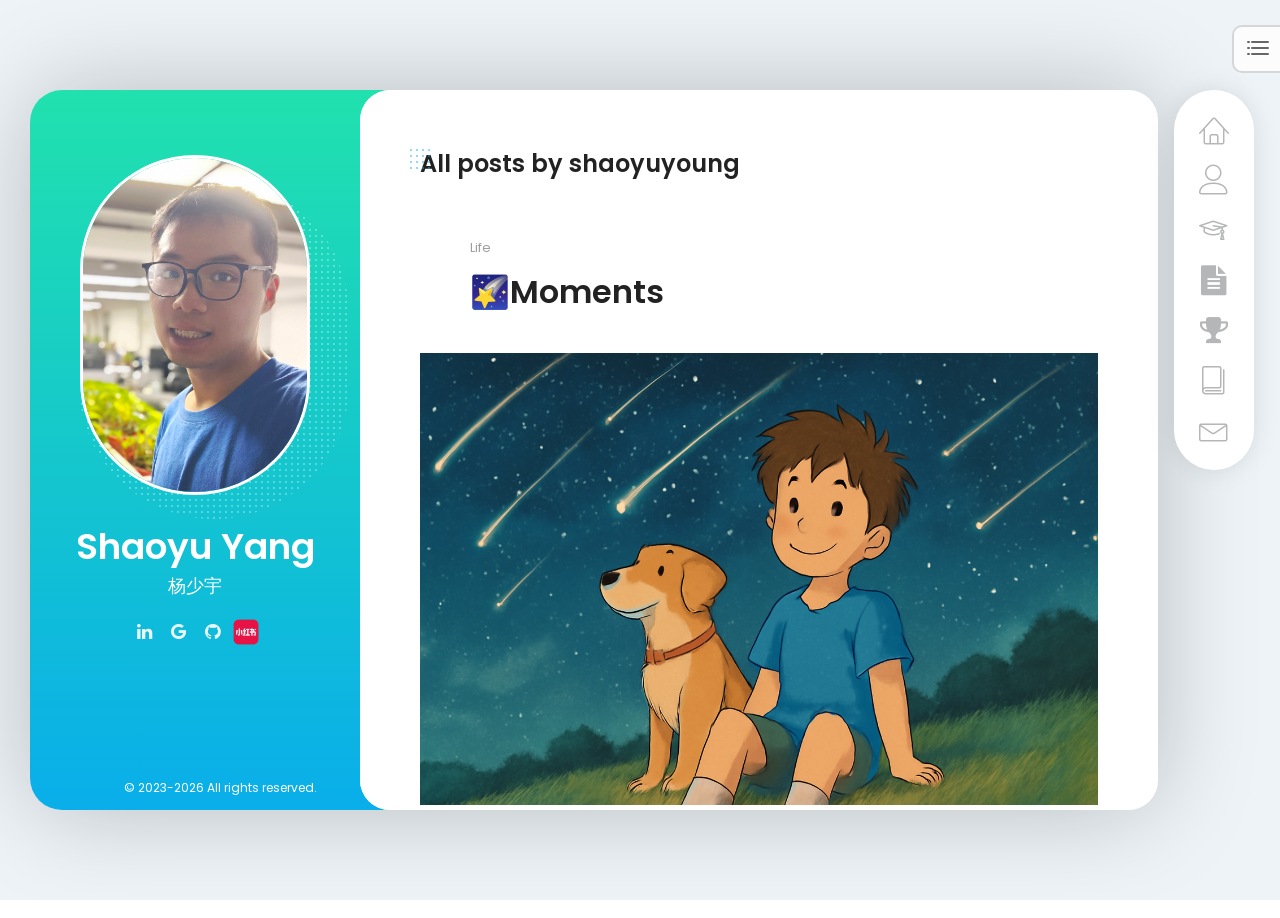
<file: author/shaoyuyoung/index.html>
<!DOCTYPE html>
<html lang="zh-Hans">

<head><meta charset="UTF-8">
    
    <meta name="viewport" content="width=device-width, initial-scale=1.0, maximum-scale=1.0, user-scalable=no">
    <link rel="profile" href="//gmpg.org/xfn/11">
    <title>shaoyuyoung – shaoyuyang</title>
<meta name="robots" content="max-image-preview:large">
	<style>img:is([sizes="auto" i], [sizes^="auto," i]) { contain-intrinsic-size: 3000px 1500px }</style>
	<link rel="dns-prefetch" href="//fonts.googleapis.com">
<link rel="alternate" type="application/rss+xml" title="shaoyuyang » Feed" href="https://shaoyuyoung.github.io/feed/">
<link rel="alternate" type="application/rss+xml" title="shaoyuyang » 评论 Feed" href="https://shaoyuyoung.github.io/comments/feed/">
<link rel="alternate" type="application/rss+xml" title="shaoyuyang » 由 shaoyuyoung 发表的文章 Feed" href="https://shaoyuyoung.github.io/author/shaoyuyoung/feed/">
<script type="text/javascript">
/* <![CDATA[ */
window._wpemojiSettings = {"baseUrl":"https:\/\/s.w.org\/images\/core\/emoji\/16.0.1\/72x72\/","ext":".png","svgUrl":"https:\/\/s.w.org\/images\/core\/emoji\/16.0.1\/svg\/","svgExt":".svg","source":{"concatemoji":"https:\/\/shaoyuyoung.github.io\/wp-includes\/js\/wp-emoji-release.min.js?ver=6.8.11"}};
/*! This file is auto-generated */
!function(s,n){var o,i,e;function c(e){try{var t={supportTests:e,timestamp:(new Date).valueOf()};sessionStorage.setItem(o,JSON.stringify(t))}catch(e){}}function p(e,t,n){e.clearRect(0,0,e.canvas.width,e.canvas.height),e.fillText(t,0,0);var t=new Uint32Array(e.getImageData(0,0,e.canvas.width,e.canvas.height).data),a=(e.clearRect(0,0,e.canvas.width,e.canvas.height),e.fillText(n,0,0),new Uint32Array(e.getImageData(0,0,e.canvas.width,e.canvas.height).data));return t.every(function(e,t){return e===a[t]})}function u(e,t){e.clearRect(0,0,e.canvas.width,e.canvas.height),e.fillText(t,0,0);for(var n=e.getImageData(16,16,1,1),a=0;a<n.data.length;a++)if(0!==n.data[a])return!1;return!0}function f(e,t,n,a){switch(t){case"flag":return n(e,"\ud83c\udff3\ufe0f\u200d\u26a7\ufe0f","\ud83c\udff3\ufe0f\u200b\u26a7\ufe0f")?!1:!n(e,"\ud83c\udde8\ud83c\uddf6","\ud83c\udde8\u200b\ud83c\uddf6")&&!n(e,"\ud83c\udff4\udb40\udc67\udb40\udc62\udb40\udc65\udb40\udc6e\udb40\udc67\udb40\udc7f","\ud83c\udff4\u200b\udb40\udc67\u200b\udb40\udc62\u200b\udb40\udc65\u200b\udb40\udc6e\u200b\udb40\udc67\u200b\udb40\udc7f");case"emoji":return!a(e,"\ud83e\udedf")}return!1}function g(e,t,n,a){var r="undefined"!=typeof WorkerGlobalScope&&self instanceof WorkerGlobalScope?new OffscreenCanvas(300,150):s.createElement("canvas"),o=r.getContext("2d",{willReadFrequently:!0}),i=(o.textBaseline="top",o.font="600 32px Arial",{});return e.forEach(function(e){i[e]=t(o,e,n,a)}),i}function t(e){var t=s.createElement("script");t.src=e,t.defer=!0,s.head.appendChild(t)}"undefined"!=typeof Promise&&(o="wpEmojiSettingsSupports",i=["flag","emoji"],n.supports={everything:!0,everythingExceptFlag:!0},e=new Promise(function(e){s.addEventListener("DOMContentLoaded",e,{once:!0})}),new Promise(function(t){var n=function(){try{var e=JSON.parse(sessionStorage.getItem(o));if("object"==typeof e&&"number"==typeof e.timestamp&&(new Date).valueOf()<e.timestamp+604800&&"object"==typeof e.supportTests)return e.supportTests}catch(e){}return null}();if(!n){if("undefined"!=typeof Worker&&"undefined"!=typeof OffscreenCanvas&&"undefined"!=typeof URL&&URL.createObjectURL&&"undefined"!=typeof Blob)try{var e="postMessage("+g.toString()+"("+[JSON.stringify(i),f.toString(),p.toString(),u.toString()].join(",")+"));",a=new Blob([e],{type:"text/javascript"}),r=new Worker(URL.createObjectURL(a),{name:"wpTestEmojiSupports"});return void(r.onmessage=function(e){c(n=e.data),r.terminate(),t(n)})}catch(e){}c(n=g(i,f,p,u))}t(n)}).then(function(e){for(var t in e)n.supports[t]=e[t],n.supports.everything=n.supports.everything&&n.supports[t],"flag"!==t&&(n.supports.everythingExceptFlag=n.supports.everythingExceptFlag&&n.supports[t]);n.supports.everythingExceptFlag=n.supports.everythingExceptFlag&&!n.supports.flag,n.DOMReady=!1,n.readyCallback=function(){n.DOMReady=!0}}).then(function(){return e}).then(function(){var e;n.supports.everything||(n.readyCallback(),(e=n.source||{}).concatemoji?t(e.concatemoji):e.wpemoji&&e.twemoji&&(t(e.twemoji),t(e.wpemoji)))}))}((window,document),window._wpemojiSettings);
/* ]]> */
</script>
<style id="wp-emoji-styles-inline-css" type="text/css">

	img.wp-smiley, img.emoji {
		display: inline !important;
		border: none !important;
		box-shadow: none !important;
		height: 1em !important;
		width: 1em !important;
		margin: 0 0.07em !important;
		vertical-align: -0.1em !important;
		background: none !important;
		padding: 0 !important;
	}
</style>
<style id="classic-theme-styles-inline-css" type="text/css">
/*! This file is auto-generated */
.wp-block-button__link{color:#fff;background-color:#32373c;border-radius:9999px;box-shadow:none;text-decoration:none;padding:calc(.667em + 2px) calc(1.333em + 2px);font-size:1.125em}.wp-block-file__button{background:#32373c;color:#fff;text-decoration:none}
</style>
<style id="global-styles-inline-css" type="text/css">
:root{--wp--preset--aspect-ratio--square: 1;--wp--preset--aspect-ratio--4-3: 4/3;--wp--preset--aspect-ratio--3-4: 3/4;--wp--preset--aspect-ratio--3-2: 3/2;--wp--preset--aspect-ratio--2-3: 2/3;--wp--preset--aspect-ratio--16-9: 16/9;--wp--preset--aspect-ratio--9-16: 9/16;--wp--preset--color--black: #000000;--wp--preset--color--cyan-bluish-gray: #abb8c3;--wp--preset--color--white: #ffffff;--wp--preset--color--pale-pink: #f78da7;--wp--preset--color--vivid-red: #cf2e2e;--wp--preset--color--luminous-vivid-orange: #ff6900;--wp--preset--color--luminous-vivid-amber: #fcb900;--wp--preset--color--light-green-cyan: #7bdcb5;--wp--preset--color--vivid-green-cyan: #00d084;--wp--preset--color--pale-cyan-blue: #8ed1fc;--wp--preset--color--vivid-cyan-blue: #0693e3;--wp--preset--color--vivid-purple: #9b51e0;--wp--preset--color--cornflower-blue: #7066ff;--wp--preset--color--emerald: #54ca95;--wp--preset--color--shakespeare: #55c0ce;--wp--preset--color--persimmon: #fc6158;--wp--preset--color--azure-radiance: #007ced;--wp--preset--color--neon-carrot: #ff9638;--wp--preset--color--burnt-sienna: #ef5555;--wp--preset--color--blue-bayoux: #4a6583;--wp--preset--color--cerulean: #0099e5;--wp--preset--color--saffron: #f8b732;--wp--preset--color--java: #10b9b2;--wp--preset--color--carnation: #ef5565;--wp--preset--color--very-light-gray: #f5f5f5;--wp--preset--color--light-gray: #e5e5e5;--wp--preset--color--dark-gray: #555;--wp--preset--color--very-dark-gray: #333;--wp--preset--gradient--vivid-cyan-blue-to-vivid-purple: linear-gradient(135deg,rgba(6,147,227,1) 0%,rgb(155,81,224) 100%);--wp--preset--gradient--light-green-cyan-to-vivid-green-cyan: linear-gradient(135deg,rgb(122,220,180) 0%,rgb(0,208,130) 100%);--wp--preset--gradient--luminous-vivid-amber-to-luminous-vivid-orange: linear-gradient(135deg,rgba(252,185,0,1) 0%,rgba(255,105,0,1) 100%);--wp--preset--gradient--luminous-vivid-orange-to-vivid-red: linear-gradient(135deg,rgba(255,105,0,1) 0%,rgb(207,46,46) 100%);--wp--preset--gradient--very-light-gray-to-cyan-bluish-gray: linear-gradient(135deg,rgb(238,238,238) 0%,rgb(169,184,195) 100%);--wp--preset--gradient--cool-to-warm-spectrum: linear-gradient(135deg,rgb(74,234,220) 0%,rgb(151,120,209) 20%,rgb(207,42,186) 40%,rgb(238,44,130) 60%,rgb(251,105,98) 80%,rgb(254,248,76) 100%);--wp--preset--gradient--blush-light-purple: linear-gradient(135deg,rgb(255,206,236) 0%,rgb(152,150,240) 100%);--wp--preset--gradient--blush-bordeaux: linear-gradient(135deg,rgb(254,205,165) 0%,rgb(254,45,45) 50%,rgb(107,0,62) 100%);--wp--preset--gradient--luminous-dusk: linear-gradient(135deg,rgb(255,203,112) 0%,rgb(199,81,192) 50%,rgb(65,88,208) 100%);--wp--preset--gradient--pale-ocean: linear-gradient(135deg,rgb(255,245,203) 0%,rgb(182,227,212) 50%,rgb(51,167,181) 100%);--wp--preset--gradient--electric-grass: linear-gradient(135deg,rgb(202,248,128) 0%,rgb(113,206,126) 100%);--wp--preset--gradient--midnight: linear-gradient(135deg,rgb(2,3,129) 0%,rgb(40,116,252) 100%);--wp--preset--font-size--small: 13px;--wp--preset--font-size--medium: 20px;--wp--preset--font-size--large: 36px;--wp--preset--font-size--x-large: 42px;--wp--preset--spacing--20: 0.44rem;--wp--preset--spacing--30: 0.67rem;--wp--preset--spacing--40: 1rem;--wp--preset--spacing--50: 1.5rem;--wp--preset--spacing--60: 2.25rem;--wp--preset--spacing--70: 3.38rem;--wp--preset--spacing--80: 5.06rem;--wp--preset--shadow--natural: 6px 6px 9px rgba(0, 0, 0, 0.2);--wp--preset--shadow--deep: 12px 12px 50px rgba(0, 0, 0, 0.4);--wp--preset--shadow--sharp: 6px 6px 0px rgba(0, 0, 0, 0.2);--wp--preset--shadow--outlined: 6px 6px 0px -3px rgba(255, 255, 255, 1), 6px 6px rgba(0, 0, 0, 1);--wp--preset--shadow--crisp: 6px 6px 0px rgba(0, 0, 0, 1);}:where(.is-layout-flex){gap: 0.5em;}:where(.is-layout-grid){gap: 0.5em;}body .is-layout-flex{display: flex;}.is-layout-flex{flex-wrap: wrap;align-items: center;}.is-layout-flex > :is(*, div){margin: 0;}body .is-layout-grid{display: grid;}.is-layout-grid > :is(*, div){margin: 0;}:where(.wp-block-columns.is-layout-flex){gap: 2em;}:where(.wp-block-columns.is-layout-grid){gap: 2em;}:where(.wp-block-post-template.is-layout-flex){gap: 1.25em;}:where(.wp-block-post-template.is-layout-grid){gap: 1.25em;}.has-black-color{color: var(--wp--preset--color--black) !important;}.has-cyan-bluish-gray-color{color: var(--wp--preset--color--cyan-bluish-gray) !important;}.has-white-color{color: var(--wp--preset--color--white) !important;}.has-pale-pink-color{color: var(--wp--preset--color--pale-pink) !important;}.has-vivid-red-color{color: var(--wp--preset--color--vivid-red) !important;}.has-luminous-vivid-orange-color{color: var(--wp--preset--color--luminous-vivid-orange) !important;}.has-luminous-vivid-amber-color{color: var(--wp--preset--color--luminous-vivid-amber) !important;}.has-light-green-cyan-color{color: var(--wp--preset--color--light-green-cyan) !important;}.has-vivid-green-cyan-color{color: var(--wp--preset--color--vivid-green-cyan) !important;}.has-pale-cyan-blue-color{color: var(--wp--preset--color--pale-cyan-blue) !important;}.has-vivid-cyan-blue-color{color: var(--wp--preset--color--vivid-cyan-blue) !important;}.has-vivid-purple-color{color: var(--wp--preset--color--vivid-purple) !important;}.has-black-background-color{background-color: var(--wp--preset--color--black) !important;}.has-cyan-bluish-gray-background-color{background-color: var(--wp--preset--color--cyan-bluish-gray) !important;}.has-white-background-color{background-color: var(--wp--preset--color--white) !important;}.has-pale-pink-background-color{background-color: var(--wp--preset--color--pale-pink) !important;}.has-vivid-red-background-color{background-color: var(--wp--preset--color--vivid-red) !important;}.has-luminous-vivid-orange-background-color{background-color: var(--wp--preset--color--luminous-vivid-orange) !important;}.has-luminous-vivid-amber-background-color{background-color: var(--wp--preset--color--luminous-vivid-amber) !important;}.has-light-green-cyan-background-color{background-color: var(--wp--preset--color--light-green-cyan) !important;}.has-vivid-green-cyan-background-color{background-color: var(--wp--preset--color--vivid-green-cyan) !important;}.has-pale-cyan-blue-background-color{background-color: var(--wp--preset--color--pale-cyan-blue) !important;}.has-vivid-cyan-blue-background-color{background-color: var(--wp--preset--color--vivid-cyan-blue) !important;}.has-vivid-purple-background-color{background-color: var(--wp--preset--color--vivid-purple) !important;}.has-black-border-color{border-color: var(--wp--preset--color--black) !important;}.has-cyan-bluish-gray-border-color{border-color: var(--wp--preset--color--cyan-bluish-gray) !important;}.has-white-border-color{border-color: var(--wp--preset--color--white) !important;}.has-pale-pink-border-color{border-color: var(--wp--preset--color--pale-pink) !important;}.has-vivid-red-border-color{border-color: var(--wp--preset--color--vivid-red) !important;}.has-luminous-vivid-orange-border-color{border-color: var(--wp--preset--color--luminous-vivid-orange) !important;}.has-luminous-vivid-amber-border-color{border-color: var(--wp--preset--color--luminous-vivid-amber) !important;}.has-light-green-cyan-border-color{border-color: var(--wp--preset--color--light-green-cyan) !important;}.has-vivid-green-cyan-border-color{border-color: var(--wp--preset--color--vivid-green-cyan) !important;}.has-pale-cyan-blue-border-color{border-color: var(--wp--preset--color--pale-cyan-blue) !important;}.has-vivid-cyan-blue-border-color{border-color: var(--wp--preset--color--vivid-cyan-blue) !important;}.has-vivid-purple-border-color{border-color: var(--wp--preset--color--vivid-purple) !important;}.has-vivid-cyan-blue-to-vivid-purple-gradient-background{background: var(--wp--preset--gradient--vivid-cyan-blue-to-vivid-purple) !important;}.has-light-green-cyan-to-vivid-green-cyan-gradient-background{background: var(--wp--preset--gradient--light-green-cyan-to-vivid-green-cyan) !important;}.has-luminous-vivid-amber-to-luminous-vivid-orange-gradient-background{background: var(--wp--preset--gradient--luminous-vivid-amber-to-luminous-vivid-orange) !important;}.has-luminous-vivid-orange-to-vivid-red-gradient-background{background: var(--wp--preset--gradient--luminous-vivid-orange-to-vivid-red) !important;}.has-very-light-gray-to-cyan-bluish-gray-gradient-background{background: var(--wp--preset--gradient--very-light-gray-to-cyan-bluish-gray) !important;}.has-cool-to-warm-spectrum-gradient-background{background: var(--wp--preset--gradient--cool-to-warm-spectrum) !important;}.has-blush-light-purple-gradient-background{background: var(--wp--preset--gradient--blush-light-purple) !important;}.has-blush-bordeaux-gradient-background{background: var(--wp--preset--gradient--blush-bordeaux) !important;}.has-luminous-dusk-gradient-background{background: var(--wp--preset--gradient--luminous-dusk) !important;}.has-pale-ocean-gradient-background{background: var(--wp--preset--gradient--pale-ocean) !important;}.has-electric-grass-gradient-background{background: var(--wp--preset--gradient--electric-grass) !important;}.has-midnight-gradient-background{background: var(--wp--preset--gradient--midnight) !important;}.has-small-font-size{font-size: var(--wp--preset--font-size--small) !important;}.has-medium-font-size{font-size: var(--wp--preset--font-size--medium) !important;}.has-large-font-size{font-size: var(--wp--preset--font-size--large) !important;}.has-x-large-font-size{font-size: var(--wp--preset--font-size--x-large) !important;}
:where(.wp-block-post-template.is-layout-flex){gap: 1.25em;}:where(.wp-block-post-template.is-layout-grid){gap: 1.25em;}
:where(.wp-block-columns.is-layout-flex){gap: 2em;}:where(.wp-block-columns.is-layout-grid){gap: 2em;}
:root :where(.wp-block-pullquote){font-size: 1.5em;line-height: 1.6;}
</style>
<link rel="stylesheet" id="font-awesome-css" href="https://shaoyuyoung.github.io/wp-content/plugins/elementor/assets/lib/font-awesome/css/font-awesome.min.css?ver=4.7.0" type="text/css" media="all">
<link rel="stylesheet" id="jquery-lazyloadxt-spinner-css-css" href="https://shaoyuyoung.github.io/wp-content/plugins/a3-lazy-load/assets/css/jquery.lazyloadxt.spinner.css?ver=6.8.11" type="text/css" media="all">
<link rel="stylesheet" id="a3a3_lazy_load-css" href="https://shaoyuyoung.github.io/wp-content/uploads/sass/a3_lazy_load.min.css?ver=1740050807" type="text/css" media="all">
<link rel="stylesheet" id="bootstrap-css" href="https://shaoyuyoung.github.io/wp-content/themes/breezycv/css/bootstrap.min.css?ver=4.0.0" type="text/css" media="all">
<link rel="stylesheet" id="normalize-css" href="https://shaoyuyoung.github.io/wp-content/themes/breezycv/css/normalize.css?ver=1.0" type="text/css" media="all">
<link rel="stylesheet" id="owl-carousel-css" href="https://shaoyuyoung.github.io/wp-content/themes/breezycv/css/owl.carousel.css?ver=2.0" type="text/css" media="all">
<link rel="stylesheet" id="perfect-scrollbar-css" href="https://shaoyuyoung.github.io/wp-content/themes/breezycv/css/perfect-scrollbar.css?ver=2.0" type="text/css" media="all">
<link rel="stylesheet" id="animations-css" href="https://shaoyuyoung.github.io/wp-content/themes/breezycv/css/animations.css?ver=1.0" type="text/css" media="all">
<link rel="stylesheet" id="magnific-popup-css" href="https://shaoyuyoung.github.io/wp-content/themes/breezycv/css/magnific-popup.css?ver=1.3.0" type="text/css" media="all">
<link rel="stylesheet" id="fw-option-type-icon-v2-pack-linear-icons-css" href="https://shaoyuyoung.github.io/wp-content/themes/breezycv/css/linearicons/style.css?ver=2.7.31" type="text/css" media="all">
<link rel="stylesheet" id="fw-option-type-icon-v2-pack-font-awesomefw-css" href="https://shaoyuyoung.github.io/wp-content/themes/breezycv/css/font-awesome/css/font-awesome.min.css?ver=2.7.31" type="text/css" media="all">
<link rel="stylesheet" id="breezycv-main-styles-css" href="https://shaoyuyoung.github.io/wp-content/themes/breezycv/css/main.css?ver=1.5.6" type="text/css" media="all">
<link rel="stylesheet" id="breezycv-customization-css" href="https://shaoyuyoung.github.io/wp-content/themes/breezycv/css/customization.css?ver=1.5.6" type="text/css" media="all">
<style id="breezycv-customization-inline-css" type="text/css">

        .page-content {
            max-width: 1280px;
        }
        @media only screen and (min-width: 1024px){
            .page-content {
                border-radius: 32px;
                
            }
            .animated-section,
            .section-content,
            .single-page-content,
            .content-wrapper {
               border-radius: 30px; 
            }
        }

        /* ============================================================================= 
        2. Typography
        ============================================================================= */
        body,
        p,
        .elementor .elementor-widget-icon-box .elementor-icon-box-content .elementor-icon-box-description {
            font-family: "Poppins", Helvetica, sans-serif;
            font-size: 15px;
            font-weight: 0;
            font-style: normal;
            line-height: 1.75em;
            color: #555;
        }

        .form-control,
        .form-control:focus,
        .has-error .form-control,
        .has-error .form-control:focus {
            font-family: "Poppins", Helvetica, sans-serif;
        }

        h1, h2, h3, h4, h5, h6 {
            font-family: "Poppins", Helvetica, sans-serif;
            font-weight: 600;
            font-style: normal;
            color: #222;
        }

        .logo-text, .logo-symbol {
            font-family: "Poppins", Helvetica, sans-serif;
        }

        h1 {
            font-size: 32px;
            color: #222;
        }
        h2 {
            font-size: 24px;
            color: #222;
        }
        h3 {
            font-size: 18px;
            color: #222;
        }
        h4 {
            font-size: 16px;
            color: #222;
        }
        h5 {
            font-size: 14px;
            color: #222;
        }
        h6 {
            font-size: 12px;
            color: #222;
        }

        .testimonial-author {
            font-family: "Poppins", Helvetica, sans-serif;
            font-weight: 600;
            font-style: normal;
            color: #222;
        }

        .timeline-item .item-period,
        .mobile-site-title {
            font-family: "Poppins", Helvetica, sans-serif;
        }

        .form-control,
        .form-control:focus,
        .has-error .form-control,
        .has-error .form-control:focus,
        input[type="search"],
        input[type="password"],
        input[type="text"],
        .header-search input.form-control {
            font-family: "Poppins", Helvetica, sans-serif;
            font-weight: 0;
            font-style: normal;
        }

        .btn-primary, .btn-secondary, button, input[type="button"], input[type="submit"] {
            font-family: "Poppins", Helvetica, sans-serif;
        }


        /* ============================================================================= 
        3. Logo
        ============================================================================= */
        .header-photo,
        .header-photo img {
            
        height: auto;
        max-height: 340px;
        
            
        width: auto;
        max-width: 340px;
        
        }


        
        .logo-text {
            line-height: 340px;
            margin-left: 10px;
        }
        

        

        

        /* ============================================================================= 
        4. Backgrounds
        ============================================================================= */
        
        html {
            background: -webkit-gradient(linear, left top, left bottom, from(#edf3f7), to(#edf3f7));
            background: linear-gradient(#edf3f7, #edf3f7);
        }
        body {
            background-color: transparent;
        }
    
    .lm-animated-bg {
        position: absolute;
        width: auto;
        height: auto;
        top: -18px;
        left: -18px;
        right: -18px;
        bottom: -18px;
        background-image: url();
        background-position: center center;
        background-size: cover;
        background-repeat: no-repeat;
        z-index: -1;
    }
    

        .animated-section > .section-content,
        .single-page-content > .content-wrapper,
        .page-portfolio-loaded,
        .single-post .site-content .post-content {
            background-color: #fff;
        }

        .btn-primary:hover,
        .btn-primary:focus,
        .elementor .btn-primary:hover,
        .elementor .btn-primary:focus,
        button:hover,
        button:focus,
        input[type="button"]:hover,
        input[type="button"]:focus,
        input[type="submit"]:hover,
        input[type="submit"]:focus,
        .elementor .skill-percentage,
        .elementor .service-icon,
        .lm-pricing .lm-package-wrap.highlight-col .lm-heading-row span:after,
        .portfolio-page-nav > div.nav-item a:hover,
        .elementor .testimonials.owl-carousel .owl-nav .owl-prev:hover,
        .elementor .testimonials.owl-carousel .owl-nav .owl-next:hover,
        .elementor .clients.owl-carousel .owl-nav .owl-prev:hover,
        .elementor .clients.owl-carousel .owl-nav .owl-next:hover,
        .elementor .fw-pricing .fw-package-wrap.highlight-col .fw-heading-row span:after,
        .cat-links li a,
        .cat-links li a:hover,
        .calendar_wrap td#today,
        .nothing-found p,
        .elementor .portfolio-grid figure .portfolio-preview-desc h5:after,
        .preloader-spinner,
        .elementor .info-list li .title:after,
        .elementor .clients.owl-carousel .owl-dot.active span,
        .elementor .clients.owl-carousel .owl-dot:hover span,
        .elementor .testimonials.owl-carousel .owl-dot.active span,
        .elementor .testimonials.owl-carousel .owl-dot:hover span,
        .logo-symbol,
        .elementor .fw-pricing .fw-package.highlight .fw-heading-row span:after,
        .ps:hover>.ps__scrollbar-y-rail:hover>.ps__scrollbar-y,
        .elementor .knowledges li,
        .elementor .timeline .divider:before {
            background-color: #09aeea;
        }

        @media only screen and (min-width: 1025px) {
            ul.main-menu .link-text {
                background-color: #09aeea;
            }
        }

        @media only screen and (max-width: 1024px) {
            .menu-toggle {
                background-color: #09aeea;
            }
        }


        .blog-sidebar .sidebar-item {
            background-color: #fff;
        }

        .block-title:after, h3.comment-reply-title:after {
            background-image: -webkit-repeating-radial-gradient(center center, #09aeea, #09aeea 1px, transparent 0px, transparent 100%);
            background-image: -moz-repeating-radial-gradient(center center, #09aeea, #09aeea 1px, transparent 0px, transparent 100%);
            background-image: -ms-repeating-radial-gradient(center center, #09aeea, #09aeea 1px, transparent 0px, transparent 100%);
        }




        /* ============================================================================= 
        5. Colors
        ============================================================================= */
        a,
        .form-group-with-icon.form-group-focus i,
        .site-title span,
        .header-search button:hover,
        .header-search button:focus,
        .block-title h3 span,
        .header-search button:hover,
        .header-search button:focus,
        .ajax-page-nav > div.nav-item a:hover,
        .project-general-info .fa,
        .comment-author a:hover,
        .comment-list .pingback a:hover,
        .comment-list .trackback a:hover,
        .comment-metadata a:hover,
        .comment-reply-title small a:hover,
        .entry-title a:hover,
        .entry-content .edit-link a:hover,
        .post-navigation a:hover,
        .image-navigation a:hover,
        .elementor .portfolio-grid figure i,
        .share-buttons a:hover,
        .elementor .info-block-w-icon i,
        .elementor .lm-info-block i,
        .lmpixels-arrows-nav div:hover,
        .block-title h2 span, h3.comment-reply-title span,
        ul.main-menu .current-menu-item a,
        .elementor .block-title h2 span,
        .elementor .fun-fact i,
        .elementor .testimonial .author-info .icon,
        .elementor .header-buttons .btn-primary:hover,
        .elementor .form-group:not(.form-group-checkbox) .form-control:focus ~ label,
        .elementor .form-group.form-group-focus:not(.form-group-checkbox) .form-control ~ label,
        .elementor .info-list li .title,
        .header-buttons .btn-primary:hover {
            color: #09aeea;
        }

        a,
        .entry-meta:not(.entry-tags-share) a:hover {
            color: #0099cc;
        }

        a:hover,
        .post-navigation .meta-nav:hover {
            color: #006699;
        }

        .wp-block-pullquote.is-style-solid-color {
            background-color: #09aeea;
        }

        .wp-block-button:not(.is-style-outline) .wp-block-button__link:not(.has-background),
        .wp-block-button.is-style-outline .wp-block-button__link:active,
        .wp-block-button.is-style-outline .wp-block-button__link:focus,
        .wp-block-button.is-style-outline .wp-block-button__link:hover {
            background-color: #09aeea;
        }

        @media only screen and (min-width: 1025px) {
            ul.main-menu a.active,
            ul.main-menu a:focus,
            ul.main-menu a:hover {
                color: #09aeea;
            }
        }

        @media only screen and (max-width: 1024px) {
            .header {
                background-color: #09aeea;
            }
        }




        /* ============================================================================= 
        6. Borders
        ============================================================================= */
        .logo-symbol,
        .btn-primary,
        .elementor .btn-primary,
        button,
        input[type="button"],
        input[type="submit"],
        .btn-primary:hover,
        .btn-primary:focus,
        button:hover,
        button:focus,
        input[type="button"]:hover,
        input[type="button"]:focus,
        input[type="submit"]:hover,
        input[type="submit"]:focus,
        .form-control + .form-control-border,
        .elementor .timeline-item,
        .elementor .timeline-item:before,
        .page-links a:hover,
        .paging-navigation .page-numbers.current,
        .paging-navigation .page-numbers:hover,
        .paging-navigation .page-numbers:focus,
        .portfolio-grid figure .portfolio-preview-desc h5:after,
        .paging-navigation a:hover,
        .skill-container,
        .btn-primary, button, input[type="button"], input[type="submit"],
        .blog-sidebar ul li:before,
        .elementor .share-buttons a:hover,
        .elementor .testimonials.owl-carousel .owl-nav .owl-prev:hover,
        .elementor .testimonials.owl-carousel .owl-nav .owl-next:hover,
        .elementor .clients.owl-carousel .owl-nav .owl-prev:hover,
        .elementor .clients.owl-carousel .owl-nav .owl-next:hover,
        .wp-block-pullquote,
        .wp-block-button .wp-block-button__link,
        .elementor .timeline-item h5.item-period,
        .form-control ~ .form-control-border,
        .elementor .form-control ~ .form-control-border,
        .elementor .timeline .divider:after {
            border-color: #09aeea;
        }

        @media only screen and (max-width: 1024px) {
            .lmpixels-arrows-nav {
                border-color: #09aeea;
            }
        }


        /* ============================================================================= 
        7. Page Titles and Page Content Area
        ============================================================================= */
        .page-title:after {
            background-image: -webkit-repeating-radial-gradient(center center, #09aeea, #09aeea 1px, transparent 0px, transparent 100%);
            background-image: -moz-repeating-radial-gradient(center center, #09aeea, #09aeea 1px, transparent 0px, transparent 100%);
            background-image: -ms-repeating-radial-gradient(center center, #09aeea, #09aeea 1px, transparent 0px, transparent 100%);
        }

        .page-title h1 {
            color: #222;
            font-size: 32px;
            font-family: Poppins, Helvetica, sans-serif;
            font-weight: 600;
            font-style: normal;
            letter-spacing: 0px;
        }

        @media only screen and (max-width: 1024px) {
            .page-title h1 {
                font-size: 25.6px;
            }
        }

        .page-content {
            background: -webkit-gradient(linear, left top, left bottom, from(#21e1ae), to(#09aeea));
            background: linear-gradient(#21e1ae, #09aeea);
        }

        

        /* ============================================================================= 
        8. Custom Styles
        ============================================================================= */
        
    
</style>
<link rel="stylesheet" id="breezycv-google-fonts-css" href="http://fonts.googleapis.com/css?family=Poppins:100,100italic,200,200italic,300,300italic,regular,italic,500,500italic,600,600italic,700,700italic,800,800italic,900,900italic" type="text/css" media="all">
<script type="text/javascript" src="https://shaoyuyoung.github.io/wp-includes/js/jquery/jquery.min.js?ver=3.7.1" id="jquery-core-js"></script>
<script type="text/javascript" src="https://shaoyuyoung.github.io/wp-includes/js/jquery/jquery-migrate.min.js?ver=3.4.1" id="jquery-migrate-js"></script>
<link rel="https://api.w.org/" href="https://shaoyuyoung.github.io/wp-json/"><link rel="alternate" title="JSON" type="application/json" href="https://shaoyuyoung.github.io/wp-json/wp/v2/users/1"><link rel="EditURI" type="application/rsd+xml" title="RSD" href="https://shaoyuyoung.github.io/xmlrpc.php?rsd">
<meta name="generator" content="WordPress 6.8.11">
<style type="text/css">.recentcomments a{display:inline !important;padding:0 !important;margin:0 !important;}</style>			<style>
				.e-con.e-parent:nth-of-type(n+4):not(.e-lazyloaded):not(.e-no-lazyload),
				.e-con.e-parent:nth-of-type(n+4):not(.e-lazyloaded):not(.e-no-lazyload) * {
					background-image: none !important;
				}
				@media screen and (max-height: 1024px) {
					.e-con.e-parent:nth-of-type(n+3):not(.e-lazyloaded):not(.e-no-lazyload),
					.e-con.e-parent:nth-of-type(n+3):not(.e-lazyloaded):not(.e-no-lazyload) * {
						background-image: none !important;
					}
				}
				@media screen and (max-height: 640px) {
					.e-con.e-parent:nth-of-type(n+2):not(.e-lazyloaded):not(.e-no-lazyload),
					.e-con.e-parent:nth-of-type(n+2):not(.e-lazyloaded):not(.e-no-lazyload) * {
						background-image: none !important;
					}
				}
			</style>
			<link rel="icon" href="https://shaoyuyoung.github.io/wp-content/uploads/2025/01/cropped-pixiu.webp" sizes="32x32">
<link rel="icon" href="https://shaoyuyoung.github.io/wp-content/uploads/2025/01/cropped-pixiu.webp" sizes="192x192">
<link rel="apple-touch-icon" href="https://shaoyuyoung.github.io/wp-content/uploads/2025/01/cropped-pixiu.webp">
<meta name="msapplication-TileImage" content="https://shaoyuyoung.github.io/wp-content/uploads/2025/01/cropped-pixiu.webp">
</head>

<body class="archive author author-shaoyuyoung author-1 wp-embed-responsive wp-theme-breezycv eio-default masthead-fixed list-view full-width elementor-default elementor-kit-13">

<div class="lm-animated-bg"></div>
    
<!-- Loading animation -->
<div class="preloader">
  <div class="preloader-animation">
    <div class="preloader-spinner">
    </div>
  </div>
</div>
<!-- /Loading animation -->

<div class="page-wrapper bg-move-effect">
    <div class="page-content site-content">

        <header id="site_header" class="header mobile-menu-hide">
            <div class="header-content">
                <div class="header-photo">
                                        <a href="https://shaoyuyoung.github.io/">
                        <img src="https://shaoyuyoung.github.io/wp-content/uploads/2026/06/avtar-scaled.jpg" alt="image">
                    </a>
                                    </div>

                                <div class="header-titles">
                                            <a href="https://shaoyuyoung.github.io/">
                            <h2>Shaoyu Yang</h2>
                        </a>
                                                                <h4>杨少宇</h4>
                                    </div>
                            </div>

            <ul id="menu-vcard-menu" class="breezycv-classic-menu main-menu"><li id="menu-item-20" class="menu-item menu-item-type-post_type menu-item-object-page menu-item-has-icon"><a class="nav-anim" href="https://shaoyuyoung.github.io/#home" data-object="page"><span class="menu-icon lnr lnr-home"></span> <span class="link-text">Home</span></a></li>
<li id="menu-item-30" class="menu-item menu-item-type-post_type menu-item-object-page menu-item-has-icon"><a class="nav-anim" href="https://shaoyuyoung.github.io/#about-me" data-object="page"><span class="menu-icon lnr lnr-user"></span> <span class="link-text">About Me</span></a></li>
<li id="menu-item-61" class="menu-item menu-item-type-post_type menu-item-object-page menu-item-has-icon"><a class="nav-anim" href="https://shaoyuyoung.github.io/#resume" data-object="page"><span class="menu-icon lnr lnr-graduation-hat"></span> <span class="link-text">Resume</span></a></li>
<li id="menu-item-212" class="menu-item menu-item-type-post_type menu-item-object-page menu-item-has-icon"><a class="nav-anim" href="https://shaoyuyoung.github.io/#publication" data-object="page"><span class="menu-icon fafw fafw-file-text"></span> <span class="link-text">Publication</span></a></li>
<li id="menu-item-515" class="menu-item menu-item-type-post_type menu-item-object-page menu-item-has-icon"><a class="nav-anim" href="https://shaoyuyoung.github.io/#awards" data-object="page"><span class="menu-icon fafw fafw-trophy"></span> <span class="link-text">Awards</span></a></li>
<li id="menu-item-107" class="menu-item menu-item-type-post_type menu-item-object-page menu-item-has-icon"><a class="nav-anim" href="https://shaoyuyoung.github.io/#blog" data-object="page"><span class="menu-icon lnr lnr-book"></span> <span class="link-text">Blog</span></a></li>
<li id="menu-item-111" class="menu-item menu-item-type-post_type menu-item-object-page menu-item-has-icon"><a class="nav-anim" href="https://shaoyuyoung.github.io/#contact" data-object="page"><span class="menu-icon lnr lnr-envelope"></span> <span class="link-text">Contact</span></a></li>
</ul>
             <!-- Social Links -->
                        <div class="social-links">
              <ul>
                                    <li>
                        <a href="https://www.linkedin.com/in/shaoyu-yang-325b092a8" target="_blank">
                                                                                        <i class="fafw fafw-linkedin"></i>
                                                    </a>
                    </li>
                                      <li>
                        <a href="https://scholar.google.com/citations?hl=zh-CN&amp;user=xjXyBgUAAAAJ" target="_blank">
                                                                                        <i class="fafw fafw-google"></i>
                                                    </a>
                    </li>
                                      <li>
                        <a href="https://github.com/shaoyuyoung" target="_blank">
                                                                                        <i class="fafw fafw-github"></i>
                                                    </a>
                    </li>
                                      <li>
                        <a href="https://shaoyuyoung.github.io/wp-content/uploads/2026/01/xiaohongshulink.jpg" target="_blank">
                                                            <img src="https://shaoyuyoung.github.io/wp-content/uploads/2026/01/xiaohongshu.png" alt="xiaohongshu">
                                                                                </a>
                    </li>
                                </ul>
            </div>
                        <!-- /Social Links -->

            <!-- Buttons -->
                                                    <!-- /Buttons -->

            <!-- Copyrights -->
                        <div class="copyrights">© 2023-2026 All rights reserved.</div>
                        <!-- /Copyrights -->
        </header>

        <div class="mobile-site-title mobile-visible">
            <a href="https://shaoyuyoung.github.io/">
                Shaoyu Yang            </a>
        </div>

        <!-- Mobile Navigation -->
        <div class="menu-toggle">
            <span></span>
            <span></span>
            <span></span>
        </div>
        <!-- End Mobile Navigation -->

        
<div class="content-area single-page-area">
    <div class="single-page-content">
        <div class="content-wrapper">

			

				<h2 class="page-title">
					All posts by shaoyuyoung				</h2>
				
			
<article id="post-1370" class="post-1370 post type-post status-publish format-standard has-post-thumbnail hentry category-life">

	<header class="entry-header">
		<div class="entry-meta entry-meta-top">
			<span><a href="https://shaoyuyoung.github.io/category/life/" rel="category tag">Life</a></span> 					</div><!-- .entry-meta -->

				<h3 class="entry-title"><a href="https://shaoyuyoung.github.io/moments/" rel="bookmark">🌠Moments</a></h3>	</header><!-- .entry-header -->

	
			<a class="post-thumbnail" href="https://shaoyuyoung.github.io/moments/">
				<img fetchpriority="high" width="1200" height="800" src="https://shaoyuyoung.github.io/wp-content/plugins/a3-lazy-load/assets/images/lazy_placeholder.gif" data-lazy-type="image" data-src="https://shaoyuyoung.github.io/wp-content/uploads/2025/05/StarsAndMe.png" class="lazy lazy-hidden attachment-full size-full wp-post-image" alt="" decoding="async" srcset="" data-srcset="https://shaoyuyoung.github.io/wp-content/uploads/2025/05/StarsAndMe.png 1200w, https://shaoyuyoung.github.io/wp-content/uploads/2025/05/StarsAndMe-300x200.png 300w, https://shaoyuyoung.github.io/wp-content/uploads/2025/05/StarsAndMe-1024x683.png 1024w, https://shaoyuyoung.github.io/wp-content/uploads/2025/05/StarsAndMe-768x512.png 768w" sizes="(max-width: 1200px) 100vw, 1200px"><noscript><img width="1200" height="800" src="https://shaoyuyoung.github.io/wp-content/uploads/2025/05/StarsAndMe.png" class="attachment-full size-full wp-post-image" alt="" decoding="async" srcset="https://shaoyuyoung.github.io/wp-content/uploads/2025/05/StarsAndMe.png 1200w, https://shaoyuyoung.github.io/wp-content/uploads/2025/05/StarsAndMe-300x200.png 300w, https://shaoyuyoung.github.io/wp-content/uploads/2025/05/StarsAndMe-1024x683.png 1024w, https://shaoyuyoung.github.io/wp-content/uploads/2025/05/StarsAndMe-768x512.png 768w" sizes="(max-width: 1200px) 100vw, 1200px"></noscript>			</a>

		
	<div class="post-content">
				<div class="entry-summary">
			<p>Master graduation from Nanjing University, Nanjing, CN …</p>
<p><a class="read-more" href="https://shaoyuyoung.github.io/moments/">Read More</a></p>
		</div><!-- .entry-summary -->
		
				<div class="entry-meta entry-meta-bottom">
					<div class="date-author">
			<span class="entry-date"><a href="https://shaoyuyoung.github.io/moments/" rel="bookmark"><i class="fa fa-fw fa-clock-o"></i> <time class="entry-date" datetime="2026-06-20T15:15:48+08:00">2026年6月20日</time></a></span><span class="author vcard"><a class="url fn n" href="https://shaoyuyoung.github.io/author/shaoyuyoung/" rel="author"><i class="fa fa-fw fa-user"></i> shaoyuyoung</a></span> 			</div>
						<!-- Share Buttons -->
			<div class="entry-share btn-group share-buttons">
				        <a href="https://www.facebook.com/sharer/sharer.php?u=https://shaoyuyoung.github.io/moments/" onclick="javascript:window.open(this.href, '', 'menubar=no,toolbar=no,resizable=yes,scrollbars=yes,height=300,width=600');return false;" class="btn" target="_blank" title="Share on Facebook">
            <i class="fa fa-facebook"></i>
        </a>
        <a href="https://twitter.com/share?url=https://shaoyuyoung.github.io/moments/" onclick="javascript:window.open(this.href, '', 'menubar=no,toolbar=no,resizable=yes,scrollbars=yes,height=300,width=600');return false;" class="btn" target="_blank" title="Share on Twitter">
            <i class="fa fa-twitter"></i>
        </a>
        <a href="http://www.linkedin.com/shareArticle?mini=true&amp;url=https://shaoyuyoung.github.io/moments/" onclick="javascript:window.open(this.href,'', 'menubar=no,toolbar=no,resizable=yes,scrollbars=yes,height=600,width=600');return false;" class="btn" title="Share on LinkedIn">
            <i class="fa fa-linkedin"></i>
        </a>
        <a href="http://www.digg.com/submit?url=https://shaoyuyoung.github.io/moments/" onclick="javascript:window.open(this.href,'', 'menubar=no,toolbar=no,resizable=yes,scrollbars=yes,height=600,width=600');return false;" class="btn" title="Share on Digg">
            <i class="fa fa-digg"></i>
        </a>
    			</div>
		<!-- /Share Buttons -->
				</div>
				<div class="post-tags">
					</div>
	</div>
</article><!-- #post-## -->

<article id="post-2382" class="post-2382 post type-post status-publish format-standard has-post-thumbnail hentry category-research">

	<header class="entry-header">
		<div class="entry-meta entry-meta-top">
			<span><a href="https://shaoyuyoung.github.io/category/research/" rel="category tag">Research</a></span> 					</div><!-- .entry-meta -->

				<h3 class="entry-title"><a href="https://shaoyuyoung.github.io/fuel/" rel="bookmark">May the Feedback Be with You! (愿反馈与你同在)</a></h3>	</header><!-- .entry-header -->

	
			<a class="post-thumbnail" href="https://shaoyuyoung.github.io/fuel/">
				<img width="1501" height="650" src="https://shaoyuyoung.github.io/wp-content/plugins/a3-lazy-load/assets/images/lazy_placeholder.gif" data-lazy-type="image" data-src="https://shaoyuyoung.github.io/wp-content/uploads/2025/06/FUEL-blog.png" class="lazy lazy-hidden attachment-full size-full wp-post-image" alt="" decoding="async" srcset="" data-srcset="https://shaoyuyoung.github.io/wp-content/uploads/2025/06/FUEL-blog.png 1501w, https://shaoyuyoung.github.io/wp-content/uploads/2025/06/FUEL-blog-300x130.png 300w, https://shaoyuyoung.github.io/wp-content/uploads/2025/06/FUEL-blog-1024x443.png 1024w, https://shaoyuyoung.github.io/wp-content/uploads/2025/06/FUEL-blog-768x333.png 768w" sizes="(max-width: 1501px) 100vw, 1501px"><noscript><img width="1501" height="650" src="https://shaoyuyoung.github.io/wp-content/uploads/2025/06/FUEL-blog.png" class="attachment-full size-full wp-post-image" alt="" decoding="async" srcset="https://shaoyuyoung.github.io/wp-content/uploads/2025/06/FUEL-blog.png 1501w, https://shaoyuyoung.github.io/wp-content/uploads/2025/06/FUEL-blog-300x130.png 300w, https://shaoyuyoung.github.io/wp-content/uploads/2025/06/FUEL-blog-1024x443.png 1024w, https://shaoyuyoung.github.io/wp-content/uploads/2025/06/FUEL-blog-768x333.png 768w" sizes="(max-width: 1501px) 100vw, 1501px"></noscript>			</a>

		
	<div class="post-content">
				<div class="entry-summary">
			<p>May the Feedback Be with You! Unlocking the Power of Fe…</p>
<p><a class="read-more" href="https://shaoyuyoung.github.io/fuel/">Read More</a></p>
		</div><!-- .entry-summary -->
		
				<div class="entry-meta entry-meta-bottom">
					<div class="date-author">
			<span class="entry-date"><a href="https://shaoyuyoung.github.io/fuel/" rel="bookmark"><i class="fa fa-fw fa-clock-o"></i> <time class="entry-date" datetime="2025-06-25T09:56:11+08:00">2025年6月25日</time></a></span><span class="author vcard"><a class="url fn n" href="https://shaoyuyoung.github.io/author/shaoyuyoung/" rel="author"><i class="fa fa-fw fa-user"></i> shaoyuyoung</a></span> 			</div>
						<!-- Share Buttons -->
			<div class="entry-share btn-group share-buttons">
				        <a href="https://www.facebook.com/sharer/sharer.php?u=https://shaoyuyoung.github.io/fuel/" onclick="javascript:window.open(this.href, '', 'menubar=no,toolbar=no,resizable=yes,scrollbars=yes,height=300,width=600');return false;" class="btn" target="_blank" title="Share on Facebook">
            <i class="fa fa-facebook"></i>
        </a>
        <a href="https://twitter.com/share?url=https://shaoyuyoung.github.io/fuel/" onclick="javascript:window.open(this.href, '', 'menubar=no,toolbar=no,resizable=yes,scrollbars=yes,height=300,width=600');return false;" class="btn" target="_blank" title="Share on Twitter">
            <i class="fa fa-twitter"></i>
        </a>
        <a href="http://www.linkedin.com/shareArticle?mini=true&amp;url=https://shaoyuyoung.github.io/fuel/" onclick="javascript:window.open(this.href,'', 'menubar=no,toolbar=no,resizable=yes,scrollbars=yes,height=600,width=600');return false;" class="btn" title="Share on LinkedIn">
            <i class="fa fa-linkedin"></i>
        </a>
        <a href="http://www.digg.com/submit?url=https://shaoyuyoung.github.io/fuel/" onclick="javascript:window.open(this.href,'', 'menubar=no,toolbar=no,resizable=yes,scrollbars=yes,height=600,width=600');return false;" class="btn" title="Share on Digg">
            <i class="fa fa-digg"></i>
        </a>
    			</div>
		<!-- /Share Buttons -->
				</div>
				<div class="post-tags">
					</div>
	</div>
</article><!-- #post-## -->

<article id="post-1199" class="post-1199 post type-post status-publish format-standard has-post-thumbnail hentry category-notes">

	<header class="entry-header">
		<div class="entry-meta entry-meta-top">
			<span><a href="https://shaoyuyoung.github.io/category/notes/" rel="category tag">Notes</a></span> 					</div><!-- .entry-meta -->

				<h3 class="entry-title"><a href="https://shaoyuyoung.github.io/ai-infra-testing-2/" rel="bookmark">🛠️AI Infra Testing②: How to draft a good bug report for open-source community?</a></h3>	</header><!-- .entry-header -->

	
			<a class="post-thumbnail" href="https://shaoyuyoung.github.io/ai-infra-testing-2/">
				<img width="1651" height="659" src="https://shaoyuyoung.github.io/wp-content/plugins/a3-lazy-load/assets/images/lazy_placeholder.gif" data-lazy-type="image" data-src="https://shaoyuyoung.github.io/wp-content/uploads/2025/04/AI-Infra-Testing-2.png" class="lazy lazy-hidden attachment-full size-full wp-post-image" alt="" decoding="async" srcset="" data-srcset="https://shaoyuyoung.github.io/wp-content/uploads/2025/04/AI-Infra-Testing-2.png 1651w, https://shaoyuyoung.github.io/wp-content/uploads/2025/04/AI-Infra-Testing-2-300x120.png 300w, https://shaoyuyoung.github.io/wp-content/uploads/2025/04/AI-Infra-Testing-2-1024x409.png 1024w, https://shaoyuyoung.github.io/wp-content/uploads/2025/04/AI-Infra-Testing-2-768x307.png 768w, https://shaoyuyoung.github.io/wp-content/uploads/2025/04/AI-Infra-Testing-2-1536x613.png 1536w" sizes="(max-width: 1651px) 100vw, 1651px"><noscript><img width="1651" height="659" src="https://shaoyuyoung.github.io/wp-content/uploads/2025/04/AI-Infra-Testing-2.png" class="attachment-full size-full wp-post-image" alt="" decoding="async" srcset="https://shaoyuyoung.github.io/wp-content/uploads/2025/04/AI-Infra-Testing-2.png 1651w, https://shaoyuyoung.github.io/wp-content/uploads/2025/04/AI-Infra-Testing-2-300x120.png 300w, https://shaoyuyoung.github.io/wp-content/uploads/2025/04/AI-Infra-Testing-2-1024x409.png 1024w, https://shaoyuyoung.github.io/wp-content/uploads/2025/04/AI-Infra-Testing-2-768x307.png 768w, https://shaoyuyoung.github.io/wp-content/uploads/2025/04/AI-Infra-Testing-2-1536x613.png 1536w" sizes="(max-width: 1651px) 100vw, 1651px"></noscript>			</a>

		
	<div class="post-content">
				<div class="entry-summary">
			<p>About one year ago, I read one of Jiawei Liu‘s bl…</p>
<p><a class="read-more" href="https://shaoyuyoung.github.io/ai-infra-testing-2/">Read More</a></p>
		</div><!-- .entry-summary -->
		
				<div class="entry-meta entry-meta-bottom">
					<div class="date-author">
			<span class="entry-date"><a href="https://shaoyuyoung.github.io/ai-infra-testing-2/" rel="bookmark"><i class="fa fa-fw fa-clock-o"></i> <time class="entry-date" datetime="2025-05-21T10:59:26+08:00">2025年5月21日</time></a></span><span class="author vcard"><a class="url fn n" href="https://shaoyuyoung.github.io/author/shaoyuyoung/" rel="author"><i class="fa fa-fw fa-user"></i> shaoyuyoung</a></span> 			</div>
						<!-- Share Buttons -->
			<div class="entry-share btn-group share-buttons">
				        <a href="https://www.facebook.com/sharer/sharer.php?u=https://shaoyuyoung.github.io/ai-infra-testing-2/" onclick="javascript:window.open(this.href, '', 'menubar=no,toolbar=no,resizable=yes,scrollbars=yes,height=300,width=600');return false;" class="btn" target="_blank" title="Share on Facebook">
            <i class="fa fa-facebook"></i>
        </a>
        <a href="https://twitter.com/share?url=https://shaoyuyoung.github.io/ai-infra-testing-2/" onclick="javascript:window.open(this.href, '', 'menubar=no,toolbar=no,resizable=yes,scrollbars=yes,height=300,width=600');return false;" class="btn" target="_blank" title="Share on Twitter">
            <i class="fa fa-twitter"></i>
        </a>
        <a href="http://www.linkedin.com/shareArticle?mini=true&amp;url=https://shaoyuyoung.github.io/ai-infra-testing-2/" onclick="javascript:window.open(this.href,'', 'menubar=no,toolbar=no,resizable=yes,scrollbars=yes,height=600,width=600');return false;" class="btn" title="Share on LinkedIn">
            <i class="fa fa-linkedin"></i>
        </a>
        <a href="http://www.digg.com/submit?url=https://shaoyuyoung.github.io/ai-infra-testing-2/" onclick="javascript:window.open(this.href,'', 'menubar=no,toolbar=no,resizable=yes,scrollbars=yes,height=600,width=600');return false;" class="btn" title="Share on Digg">
            <i class="fa fa-digg"></i>
        </a>
    			</div>
		<!-- /Share Buttons -->
				</div>
				<div class="post-tags">
					</div>
	</div>
</article><!-- #post-## -->

<article id="post-873" class="post-873 post type-post status-publish format-standard has-post-thumbnail hentry category-notes tag-ai-infra tag-debugging tag-pytorch">

	<header class="entry-header">
		<div class="entry-meta entry-meta-top">
			<span><a href="https://shaoyuyoung.github.io/category/notes/" rel="category tag">Notes</a></span> 					</div><!-- .entry-meta -->

				<h3 class="entry-title"><a href="https://shaoyuyoung.github.io/ai-infra-testing-1/" rel="bookmark">🛠️AI Infra Testing①: PyTorch model introduction, debugging, and compiler correctness</a></h3>	</header><!-- .entry-header -->

	
			<a class="post-thumbnail" href="https://shaoyuyoung.github.io/ai-infra-testing-1/">
				<img width="1650" height="659" src="https://shaoyuyoung.github.io/wp-content/plugins/a3-lazy-load/assets/images/lazy_placeholder.gif" data-lazy-type="image" data-src="https://shaoyuyoung.github.io/wp-content/uploads/2025/02/AI-Infra-Testing-1.png" class="lazy lazy-hidden attachment-full size-full wp-post-image" alt="" decoding="async" srcset="" data-srcset="https://shaoyuyoung.github.io/wp-content/uploads/2025/02/AI-Infra-Testing-1.png 1650w, https://shaoyuyoung.github.io/wp-content/uploads/2025/02/AI-Infra-Testing-1-300x120.png 300w, https://shaoyuyoung.github.io/wp-content/uploads/2025/02/AI-Infra-Testing-1-1024x409.png 1024w, https://shaoyuyoung.github.io/wp-content/uploads/2025/02/AI-Infra-Testing-1-768x307.png 768w, https://shaoyuyoung.github.io/wp-content/uploads/2025/02/AI-Infra-Testing-1-1536x613.png 1536w" sizes="(max-width: 1650px) 100vw, 1650px"><noscript><img width="1650" height="659" src="https://shaoyuyoung.github.io/wp-content/uploads/2025/02/AI-Infra-Testing-1.png" class="attachment-full size-full wp-post-image" alt="" decoding="async" srcset="https://shaoyuyoung.github.io/wp-content/uploads/2025/02/AI-Infra-Testing-1.png 1650w, https://shaoyuyoung.github.io/wp-content/uploads/2025/02/AI-Infra-Testing-1-300x120.png 300w, https://shaoyuyoung.github.io/wp-content/uploads/2025/02/AI-Infra-Testing-1-1024x409.png 1024w, https://shaoyuyoung.github.io/wp-content/uploads/2025/02/AI-Infra-Testing-1-768x307.png 768w, https://shaoyuyoung.github.io/wp-content/uploads/2025/02/AI-Infra-Testing-1-1536x613.png 1536w" sizes="(max-width: 1650px) 100vw, 1650px"></noscript>			</a>

		
	<div class="post-content">
				<div class="entry-summary">
			<p>S1: Introduction for components of Deep Learning models…</p>
<p><a class="read-more" href="https://shaoyuyoung.github.io/ai-infra-testing-1/">Read More</a></p>
		</div><!-- .entry-summary -->
		
				<div class="entry-meta entry-meta-bottom">
					<div class="date-author">
			<span class="entry-date"><a href="https://shaoyuyoung.github.io/ai-infra-testing-1/" rel="bookmark"><i class="fa fa-fw fa-clock-o"></i> <time class="entry-date" datetime="2025-03-22T16:32:23+08:00">2025年3月22日</time></a></span><span class="author vcard"><a class="url fn n" href="https://shaoyuyoung.github.io/author/shaoyuyoung/" rel="author"><i class="fa fa-fw fa-user"></i> shaoyuyoung</a></span> 			</div>
						<!-- Share Buttons -->
			<div class="entry-share btn-group share-buttons">
				        <a href="https://www.facebook.com/sharer/sharer.php?u=https://shaoyuyoung.github.io/ai-infra-testing-1/" onclick="javascript:window.open(this.href, '', 'menubar=no,toolbar=no,resizable=yes,scrollbars=yes,height=300,width=600');return false;" class="btn" target="_blank" title="Share on Facebook">
            <i class="fa fa-facebook"></i>
        </a>
        <a href="https://twitter.com/share?url=https://shaoyuyoung.github.io/ai-infra-testing-1/" onclick="javascript:window.open(this.href, '', 'menubar=no,toolbar=no,resizable=yes,scrollbars=yes,height=300,width=600');return false;" class="btn" target="_blank" title="Share on Twitter">
            <i class="fa fa-twitter"></i>
        </a>
        <a href="http://www.linkedin.com/shareArticle?mini=true&amp;url=https://shaoyuyoung.github.io/ai-infra-testing-1/" onclick="javascript:window.open(this.href,'', 'menubar=no,toolbar=no,resizable=yes,scrollbars=yes,height=600,width=600');return false;" class="btn" title="Share on LinkedIn">
            <i class="fa fa-linkedin"></i>
        </a>
        <a href="http://www.digg.com/submit?url=https://shaoyuyoung.github.io/ai-infra-testing-1/" onclick="javascript:window.open(this.href,'', 'menubar=no,toolbar=no,resizable=yes,scrollbars=yes,height=600,width=600');return false;" class="btn" title="Share on Digg">
            <i class="fa fa-digg"></i>
        </a>
    			</div>
		<!-- /Share Buttons -->
				</div>
				<div class="post-tags">
			<span class="tags"><a href="https://shaoyuyoung.github.io/tag/ai-infra/" rel="tag">AI Infra</a><a href="https://shaoyuyoung.github.io/tag/debugging/" rel="tag">debugging</a><a href="https://shaoyuyoung.github.io/tag/pytorch/" rel="tag">PyTorch</a></span>		</div>
	</div>
</article><!-- #post-## -->
		</div>
	</div>
</div>

  
        </div>
        
	<div id="blog-sidebar" class="blog-sidebar hidden-sidebar">
		<div class="sidebar-toggle">
			<span></span>
			<span></span>
			<span></span>
		</div>
		<div class="blog-sidebar-content clearfix">
			<div class="sidebar-item"><form role="search" method="get" class="search-form" action="https://shaoyuyoung.github.io/">
				<label>
					<span class="screen-reader-text">搜索：</span>
					<input type="search" class="search-field" placeholder="搜索…" value="" name="s">
				</label>
				<input type="submit" class="search-submit" value="搜索">
			</form></div>
		<div class="sidebar-item">
		<div class="sidebar-title"><h4>近期文章</h4></div>
		<ul>
											<li>
					<a href="https://shaoyuyoung.github.io/moments/">🌠Moments</a>
									</li>
											<li>
					<a href="https://shaoyuyoung.github.io/fuel/">May the Feedback Be with You! (愿反馈与你同在)</a>
									</li>
											<li>
					<a href="https://shaoyuyoung.github.io/ai-infra-testing-2/">🛠️AI Infra Testing②: How to draft a good bug report for open-source community?</a>
									</li>
											<li>
					<a href="https://shaoyuyoung.github.io/ai-infra-testing-1/">🛠️AI Infra Testing①: PyTorch model introduction, debugging, and compiler correctness</a>
									</li>
					</ul>

		</div><div class="sidebar-item"><div class="sidebar-title"><h4>近期评论</h4></div><ul id="recentcomments"></ul></div>		</div>
	</div>
    </div>
	<script type="speculationrules">
{"prefetch":[{"source":"document","where":{"and":[{"href_matches":"\/*"},{"not":{"href_matches":["\/wp-*.php","\/wp-admin\/*","\/wp-content\/uploads\/*","\/wp-content\/*","\/wp-content\/plugins\/*","\/wp-content\/themes\/breezycv\/*","\/*\\?(.+)"]}},{"not":{"selector_matches":"a[rel~=\"nofollow\"]"}},{"not":{"selector_matches":".no-prefetch, .no-prefetch a"}}]},"eagerness":"conservative"}]}
</script>
			<script type='text/javascript'>
				const lazyloadRunObserver = () => {
					const lazyloadBackgrounds = document.querySelectorAll( `.e-con.e-parent:not(.e-lazyloaded)` );
					const lazyloadBackgroundObserver = new IntersectionObserver( ( entries ) => {
						entries.forEach( ( entry ) => {
							if ( entry.isIntersecting ) {
								let lazyloadBackground = entry.target;
								if( lazyloadBackground ) {
									lazyloadBackground.classList.add( 'e-lazyloaded' );
								}
								lazyloadBackgroundObserver.unobserve( entry.target );
							}
						});
					}, { rootMargin: '200px 0px 200px 0px' } );
					lazyloadBackgrounds.forEach( ( lazyloadBackground ) => {
						lazyloadBackgroundObserver.observe( lazyloadBackground );
					} );
				};
				const events = [
					'DOMContentLoaded',
					'elementor/lazyload/observe',
				];
				events.forEach( ( event ) => {
					document.addEventListener( event, lazyloadRunObserver );
				} );
			</script>
			<script type="text/javascript" id="jquery-lazyloadxt-js-extra">
/* <![CDATA[ */
var a3_lazyload_params = {"apply_images":"1","apply_videos":"1"};
/* ]]> */
</script>
<script type="text/javascript" src="https://shaoyuyoung.github.io/wp-content/plugins/a3-lazy-load/assets/js/jquery.lazyloadxt.extra.min.js?ver=2.7.3" id="jquery-lazyloadxt-js"></script>
<script type="text/javascript" src="https://shaoyuyoung.github.io/wp-content/plugins/a3-lazy-load/assets/js/jquery.lazyloadxt.srcset.min.js?ver=2.7.3" id="jquery-lazyloadxt-srcset-js"></script>
<script type="text/javascript" id="jquery-lazyloadxt-extend-js-extra">
/* <![CDATA[ */
var a3_lazyload_extend_params = {"edgeY":"0","horizontal_container_classnames":""};
/* ]]> */
</script>
<script type="text/javascript" src="https://shaoyuyoung.github.io/wp-content/plugins/a3-lazy-load/assets/js/jquery.lazyloadxt.extend.js?ver=2.7.3" id="jquery-lazyloadxt-extend-js"></script>
<script type="text/javascript" src="https://shaoyuyoung.github.io/wp-content/themes/breezycv/js/modernizr.custom.js?ver=2.8.3" id="modernizr-js"></script>
<script type="text/javascript" src="https://shaoyuyoung.github.io/wp-content/themes/breezycv/js/bootstrap.min.js?ver=4.0.0" id="bootstrap-js"></script>
<script type="text/javascript" src="https://shaoyuyoung.github.io/wp-content/themes/breezycv/js/owl.carousel.min.js?ver=2.0" id="owl-carousel-js"></script>
<script type="text/javascript" src="https://shaoyuyoung.github.io/wp-content/themes/breezycv/js/perfect-scrollbar.min.js?ver=0.8.1" id="perfect-scrollbar-js"></script>
<script type="text/javascript" src="https://shaoyuyoung.github.io/wp-content/themes/breezycv/js/validator.js?ver=1.0" id="breezycv-jquery-validator-js"></script>
<script type="text/javascript" src="https://shaoyuyoung.github.io/wp-includes/js/imagesloaded.min.js?ver=5.0.0" id="imagesloaded-js"></script>
<script type="text/javascript" src="https://shaoyuyoung.github.io/wp-content/themes/breezycv/js/jquery.shuffle.min.js?ver=3.1.1" id="shuffle-js"></script>
<script type="text/javascript" src="https://shaoyuyoung.github.io/wp-includes/js/masonry.min.js?ver=4.2.2" id="masonry-js"></script>
<script type="text/javascript" src="https://shaoyuyoung.github.io/wp-content/themes/breezycv/js/jquery.magnific-popup.min.js?ver=1.2.0" id="magnific-popup-js"></script>
<script type="text/javascript" src="https://shaoyuyoung.github.io/wp-content/themes/breezycv/js/mutate.events.min.js?ver=1.0.0" id="events-js"></script>
<script type="text/javascript" src="https://shaoyuyoung.github.io/wp-content/themes/breezycv/js/mutate.min.js?ver=1.0.0" id="mutate-js"></script>
<script type="text/javascript" src="https://shaoyuyoung.github.io/wp-content/themes/breezycv/js/main.js?ver=1.5.6" id="breezycv-jquery-main-js"></script>
<script type="text/javascript" id="breezycv-jquery-main-js-after">
/* <![CDATA[ */
var ajaxurl = "https://shaoyuyoung.github.io/wp-admin/admin-ajax.php";
/* ]]> */
</script>
</body>
</html>
</file>
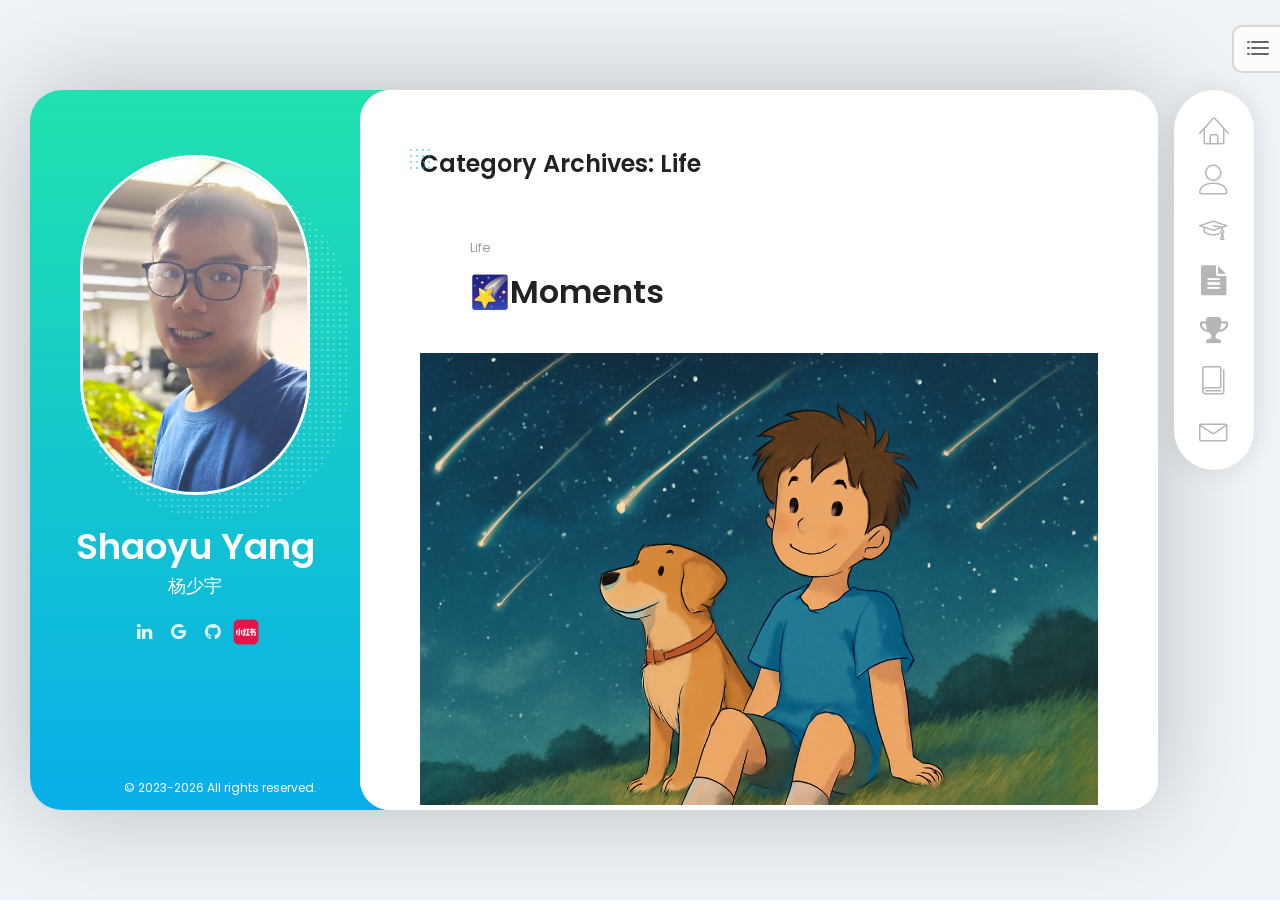
<file: category/life/index.html>
<!DOCTYPE html>
<html lang="zh-Hans">

<head><meta charset="UTF-8">
    
    <meta name="viewport" content="width=device-width, initial-scale=1.0, maximum-scale=1.0, user-scalable=no">
    <link rel="profile" href="//gmpg.org/xfn/11">
    <title>Life – shaoyuyang</title>
<meta name="robots" content="max-image-preview:large">
	<style>img:is([sizes="auto" i], [sizes^="auto," i]) { contain-intrinsic-size: 3000px 1500px }</style>
	<link rel="dns-prefetch" href="//fonts.googleapis.com">
<link rel="alternate" type="application/rss+xml" title="shaoyuyang » Feed" href="https://shaoyuyoung.github.io/feed/">
<link rel="alternate" type="application/rss+xml" title="shaoyuyang » 评论 Feed" href="https://shaoyuyoung.github.io/comments/feed/">
<link rel="alternate" type="application/rss+xml" title="shaoyuyang » Life 分类 Feed" href="https://shaoyuyoung.github.io/category/life/feed/">
<script type="text/javascript">
/* <![CDATA[ */
window._wpemojiSettings = {"baseUrl":"https:\/\/s.w.org\/images\/core\/emoji\/16.0.1\/72x72\/","ext":".png","svgUrl":"https:\/\/s.w.org\/images\/core\/emoji\/16.0.1\/svg\/","svgExt":".svg","source":{"concatemoji":"https:\/\/shaoyuyoung.github.io\/wp-includes\/js\/wp-emoji-release.min.js?ver=6.8.11"}};
/*! This file is auto-generated */
!function(s,n){var o,i,e;function c(e){try{var t={supportTests:e,timestamp:(new Date).valueOf()};sessionStorage.setItem(o,JSON.stringify(t))}catch(e){}}function p(e,t,n){e.clearRect(0,0,e.canvas.width,e.canvas.height),e.fillText(t,0,0);var t=new Uint32Array(e.getImageData(0,0,e.canvas.width,e.canvas.height).data),a=(e.clearRect(0,0,e.canvas.width,e.canvas.height),e.fillText(n,0,0),new Uint32Array(e.getImageData(0,0,e.canvas.width,e.canvas.height).data));return t.every(function(e,t){return e===a[t]})}function u(e,t){e.clearRect(0,0,e.canvas.width,e.canvas.height),e.fillText(t,0,0);for(var n=e.getImageData(16,16,1,1),a=0;a<n.data.length;a++)if(0!==n.data[a])return!1;return!0}function f(e,t,n,a){switch(t){case"flag":return n(e,"\ud83c\udff3\ufe0f\u200d\u26a7\ufe0f","\ud83c\udff3\ufe0f\u200b\u26a7\ufe0f")?!1:!n(e,"\ud83c\udde8\ud83c\uddf6","\ud83c\udde8\u200b\ud83c\uddf6")&&!n(e,"\ud83c\udff4\udb40\udc67\udb40\udc62\udb40\udc65\udb40\udc6e\udb40\udc67\udb40\udc7f","\ud83c\udff4\u200b\udb40\udc67\u200b\udb40\udc62\u200b\udb40\udc65\u200b\udb40\udc6e\u200b\udb40\udc67\u200b\udb40\udc7f");case"emoji":return!a(e,"\ud83e\udedf")}return!1}function g(e,t,n,a){var r="undefined"!=typeof WorkerGlobalScope&&self instanceof WorkerGlobalScope?new OffscreenCanvas(300,150):s.createElement("canvas"),o=r.getContext("2d",{willReadFrequently:!0}),i=(o.textBaseline="top",o.font="600 32px Arial",{});return e.forEach(function(e){i[e]=t(o,e,n,a)}),i}function t(e){var t=s.createElement("script");t.src=e,t.defer=!0,s.head.appendChild(t)}"undefined"!=typeof Promise&&(o="wpEmojiSettingsSupports",i=["flag","emoji"],n.supports={everything:!0,everythingExceptFlag:!0},e=new Promise(function(e){s.addEventListener("DOMContentLoaded",e,{once:!0})}),new Promise(function(t){var n=function(){try{var e=JSON.parse(sessionStorage.getItem(o));if("object"==typeof e&&"number"==typeof e.timestamp&&(new Date).valueOf()<e.timestamp+604800&&"object"==typeof e.supportTests)return e.supportTests}catch(e){}return null}();if(!n){if("undefined"!=typeof Worker&&"undefined"!=typeof OffscreenCanvas&&"undefined"!=typeof URL&&URL.createObjectURL&&"undefined"!=typeof Blob)try{var e="postMessage("+g.toString()+"("+[JSON.stringify(i),f.toString(),p.toString(),u.toString()].join(",")+"));",a=new Blob([e],{type:"text/javascript"}),r=new Worker(URL.createObjectURL(a),{name:"wpTestEmojiSupports"});return void(r.onmessage=function(e){c(n=e.data),r.terminate(),t(n)})}catch(e){}c(n=g(i,f,p,u))}t(n)}).then(function(e){for(var t in e)n.supports[t]=e[t],n.supports.everything=n.supports.everything&&n.supports[t],"flag"!==t&&(n.supports.everythingExceptFlag=n.supports.everythingExceptFlag&&n.supports[t]);n.supports.everythingExceptFlag=n.supports.everythingExceptFlag&&!n.supports.flag,n.DOMReady=!1,n.readyCallback=function(){n.DOMReady=!0}}).then(function(){return e}).then(function(){var e;n.supports.everything||(n.readyCallback(),(e=n.source||{}).concatemoji?t(e.concatemoji):e.wpemoji&&e.twemoji&&(t(e.twemoji),t(e.wpemoji)))}))}((window,document),window._wpemojiSettings);
/* ]]> */
</script>
<style id="wp-emoji-styles-inline-css" type="text/css">

	img.wp-smiley, img.emoji {
		display: inline !important;
		border: none !important;
		box-shadow: none !important;
		height: 1em !important;
		width: 1em !important;
		margin: 0 0.07em !important;
		vertical-align: -0.1em !important;
		background: none !important;
		padding: 0 !important;
	}
</style>
<style id="classic-theme-styles-inline-css" type="text/css">
/*! This file is auto-generated */
.wp-block-button__link{color:#fff;background-color:#32373c;border-radius:9999px;box-shadow:none;text-decoration:none;padding:calc(.667em + 2px) calc(1.333em + 2px);font-size:1.125em}.wp-block-file__button{background:#32373c;color:#fff;text-decoration:none}
</style>
<style id="global-styles-inline-css" type="text/css">
:root{--wp--preset--aspect-ratio--square: 1;--wp--preset--aspect-ratio--4-3: 4/3;--wp--preset--aspect-ratio--3-4: 3/4;--wp--preset--aspect-ratio--3-2: 3/2;--wp--preset--aspect-ratio--2-3: 2/3;--wp--preset--aspect-ratio--16-9: 16/9;--wp--preset--aspect-ratio--9-16: 9/16;--wp--preset--color--black: #000000;--wp--preset--color--cyan-bluish-gray: #abb8c3;--wp--preset--color--white: #ffffff;--wp--preset--color--pale-pink: #f78da7;--wp--preset--color--vivid-red: #cf2e2e;--wp--preset--color--luminous-vivid-orange: #ff6900;--wp--preset--color--luminous-vivid-amber: #fcb900;--wp--preset--color--light-green-cyan: #7bdcb5;--wp--preset--color--vivid-green-cyan: #00d084;--wp--preset--color--pale-cyan-blue: #8ed1fc;--wp--preset--color--vivid-cyan-blue: #0693e3;--wp--preset--color--vivid-purple: #9b51e0;--wp--preset--color--cornflower-blue: #7066ff;--wp--preset--color--emerald: #54ca95;--wp--preset--color--shakespeare: #55c0ce;--wp--preset--color--persimmon: #fc6158;--wp--preset--color--azure-radiance: #007ced;--wp--preset--color--neon-carrot: #ff9638;--wp--preset--color--burnt-sienna: #ef5555;--wp--preset--color--blue-bayoux: #4a6583;--wp--preset--color--cerulean: #0099e5;--wp--preset--color--saffron: #f8b732;--wp--preset--color--java: #10b9b2;--wp--preset--color--carnation: #ef5565;--wp--preset--color--very-light-gray: #f5f5f5;--wp--preset--color--light-gray: #e5e5e5;--wp--preset--color--dark-gray: #555;--wp--preset--color--very-dark-gray: #333;--wp--preset--gradient--vivid-cyan-blue-to-vivid-purple: linear-gradient(135deg,rgba(6,147,227,1) 0%,rgb(155,81,224) 100%);--wp--preset--gradient--light-green-cyan-to-vivid-green-cyan: linear-gradient(135deg,rgb(122,220,180) 0%,rgb(0,208,130) 100%);--wp--preset--gradient--luminous-vivid-amber-to-luminous-vivid-orange: linear-gradient(135deg,rgba(252,185,0,1) 0%,rgba(255,105,0,1) 100%);--wp--preset--gradient--luminous-vivid-orange-to-vivid-red: linear-gradient(135deg,rgba(255,105,0,1) 0%,rgb(207,46,46) 100%);--wp--preset--gradient--very-light-gray-to-cyan-bluish-gray: linear-gradient(135deg,rgb(238,238,238) 0%,rgb(169,184,195) 100%);--wp--preset--gradient--cool-to-warm-spectrum: linear-gradient(135deg,rgb(74,234,220) 0%,rgb(151,120,209) 20%,rgb(207,42,186) 40%,rgb(238,44,130) 60%,rgb(251,105,98) 80%,rgb(254,248,76) 100%);--wp--preset--gradient--blush-light-purple: linear-gradient(135deg,rgb(255,206,236) 0%,rgb(152,150,240) 100%);--wp--preset--gradient--blush-bordeaux: linear-gradient(135deg,rgb(254,205,165) 0%,rgb(254,45,45) 50%,rgb(107,0,62) 100%);--wp--preset--gradient--luminous-dusk: linear-gradient(135deg,rgb(255,203,112) 0%,rgb(199,81,192) 50%,rgb(65,88,208) 100%);--wp--preset--gradient--pale-ocean: linear-gradient(135deg,rgb(255,245,203) 0%,rgb(182,227,212) 50%,rgb(51,167,181) 100%);--wp--preset--gradient--electric-grass: linear-gradient(135deg,rgb(202,248,128) 0%,rgb(113,206,126) 100%);--wp--preset--gradient--midnight: linear-gradient(135deg,rgb(2,3,129) 0%,rgb(40,116,252) 100%);--wp--preset--font-size--small: 13px;--wp--preset--font-size--medium: 20px;--wp--preset--font-size--large: 36px;--wp--preset--font-size--x-large: 42px;--wp--preset--spacing--20: 0.44rem;--wp--preset--spacing--30: 0.67rem;--wp--preset--spacing--40: 1rem;--wp--preset--spacing--50: 1.5rem;--wp--preset--spacing--60: 2.25rem;--wp--preset--spacing--70: 3.38rem;--wp--preset--spacing--80: 5.06rem;--wp--preset--shadow--natural: 6px 6px 9px rgba(0, 0, 0, 0.2);--wp--preset--shadow--deep: 12px 12px 50px rgba(0, 0, 0, 0.4);--wp--preset--shadow--sharp: 6px 6px 0px rgba(0, 0, 0, 0.2);--wp--preset--shadow--outlined: 6px 6px 0px -3px rgba(255, 255, 255, 1), 6px 6px rgba(0, 0, 0, 1);--wp--preset--shadow--crisp: 6px 6px 0px rgba(0, 0, 0, 1);}:where(.is-layout-flex){gap: 0.5em;}:where(.is-layout-grid){gap: 0.5em;}body .is-layout-flex{display: flex;}.is-layout-flex{flex-wrap: wrap;align-items: center;}.is-layout-flex > :is(*, div){margin: 0;}body .is-layout-grid{display: grid;}.is-layout-grid > :is(*, div){margin: 0;}:where(.wp-block-columns.is-layout-flex){gap: 2em;}:where(.wp-block-columns.is-layout-grid){gap: 2em;}:where(.wp-block-post-template.is-layout-flex){gap: 1.25em;}:where(.wp-block-post-template.is-layout-grid){gap: 1.25em;}.has-black-color{color: var(--wp--preset--color--black) !important;}.has-cyan-bluish-gray-color{color: var(--wp--preset--color--cyan-bluish-gray) !important;}.has-white-color{color: var(--wp--preset--color--white) !important;}.has-pale-pink-color{color: var(--wp--preset--color--pale-pink) !important;}.has-vivid-red-color{color: var(--wp--preset--color--vivid-red) !important;}.has-luminous-vivid-orange-color{color: var(--wp--preset--color--luminous-vivid-orange) !important;}.has-luminous-vivid-amber-color{color: var(--wp--preset--color--luminous-vivid-amber) !important;}.has-light-green-cyan-color{color: var(--wp--preset--color--light-green-cyan) !important;}.has-vivid-green-cyan-color{color: var(--wp--preset--color--vivid-green-cyan) !important;}.has-pale-cyan-blue-color{color: var(--wp--preset--color--pale-cyan-blue) !important;}.has-vivid-cyan-blue-color{color: var(--wp--preset--color--vivid-cyan-blue) !important;}.has-vivid-purple-color{color: var(--wp--preset--color--vivid-purple) !important;}.has-black-background-color{background-color: var(--wp--preset--color--black) !important;}.has-cyan-bluish-gray-background-color{background-color: var(--wp--preset--color--cyan-bluish-gray) !important;}.has-white-background-color{background-color: var(--wp--preset--color--white) !important;}.has-pale-pink-background-color{background-color: var(--wp--preset--color--pale-pink) !important;}.has-vivid-red-background-color{background-color: var(--wp--preset--color--vivid-red) !important;}.has-luminous-vivid-orange-background-color{background-color: var(--wp--preset--color--luminous-vivid-orange) !important;}.has-luminous-vivid-amber-background-color{background-color: var(--wp--preset--color--luminous-vivid-amber) !important;}.has-light-green-cyan-background-color{background-color: var(--wp--preset--color--light-green-cyan) !important;}.has-vivid-green-cyan-background-color{background-color: var(--wp--preset--color--vivid-green-cyan) !important;}.has-pale-cyan-blue-background-color{background-color: var(--wp--preset--color--pale-cyan-blue) !important;}.has-vivid-cyan-blue-background-color{background-color: var(--wp--preset--color--vivid-cyan-blue) !important;}.has-vivid-purple-background-color{background-color: var(--wp--preset--color--vivid-purple) !important;}.has-black-border-color{border-color: var(--wp--preset--color--black) !important;}.has-cyan-bluish-gray-border-color{border-color: var(--wp--preset--color--cyan-bluish-gray) !important;}.has-white-border-color{border-color: var(--wp--preset--color--white) !important;}.has-pale-pink-border-color{border-color: var(--wp--preset--color--pale-pink) !important;}.has-vivid-red-border-color{border-color: var(--wp--preset--color--vivid-red) !important;}.has-luminous-vivid-orange-border-color{border-color: var(--wp--preset--color--luminous-vivid-orange) !important;}.has-luminous-vivid-amber-border-color{border-color: var(--wp--preset--color--luminous-vivid-amber) !important;}.has-light-green-cyan-border-color{border-color: var(--wp--preset--color--light-green-cyan) !important;}.has-vivid-green-cyan-border-color{border-color: var(--wp--preset--color--vivid-green-cyan) !important;}.has-pale-cyan-blue-border-color{border-color: var(--wp--preset--color--pale-cyan-blue) !important;}.has-vivid-cyan-blue-border-color{border-color: var(--wp--preset--color--vivid-cyan-blue) !important;}.has-vivid-purple-border-color{border-color: var(--wp--preset--color--vivid-purple) !important;}.has-vivid-cyan-blue-to-vivid-purple-gradient-background{background: var(--wp--preset--gradient--vivid-cyan-blue-to-vivid-purple) !important;}.has-light-green-cyan-to-vivid-green-cyan-gradient-background{background: var(--wp--preset--gradient--light-green-cyan-to-vivid-green-cyan) !important;}.has-luminous-vivid-amber-to-luminous-vivid-orange-gradient-background{background: var(--wp--preset--gradient--luminous-vivid-amber-to-luminous-vivid-orange) !important;}.has-luminous-vivid-orange-to-vivid-red-gradient-background{background: var(--wp--preset--gradient--luminous-vivid-orange-to-vivid-red) !important;}.has-very-light-gray-to-cyan-bluish-gray-gradient-background{background: var(--wp--preset--gradient--very-light-gray-to-cyan-bluish-gray) !important;}.has-cool-to-warm-spectrum-gradient-background{background: var(--wp--preset--gradient--cool-to-warm-spectrum) !important;}.has-blush-light-purple-gradient-background{background: var(--wp--preset--gradient--blush-light-purple) !important;}.has-blush-bordeaux-gradient-background{background: var(--wp--preset--gradient--blush-bordeaux) !important;}.has-luminous-dusk-gradient-background{background: var(--wp--preset--gradient--luminous-dusk) !important;}.has-pale-ocean-gradient-background{background: var(--wp--preset--gradient--pale-ocean) !important;}.has-electric-grass-gradient-background{background: var(--wp--preset--gradient--electric-grass) !important;}.has-midnight-gradient-background{background: var(--wp--preset--gradient--midnight) !important;}.has-small-font-size{font-size: var(--wp--preset--font-size--small) !important;}.has-medium-font-size{font-size: var(--wp--preset--font-size--medium) !important;}.has-large-font-size{font-size: var(--wp--preset--font-size--large) !important;}.has-x-large-font-size{font-size: var(--wp--preset--font-size--x-large) !important;}
:where(.wp-block-post-template.is-layout-flex){gap: 1.25em;}:where(.wp-block-post-template.is-layout-grid){gap: 1.25em;}
:where(.wp-block-columns.is-layout-flex){gap: 2em;}:where(.wp-block-columns.is-layout-grid){gap: 2em;}
:root :where(.wp-block-pullquote){font-size: 1.5em;line-height: 1.6;}
</style>
<link rel="stylesheet" id="font-awesome-css" href="https://shaoyuyoung.github.io/wp-content/plugins/elementor/assets/lib/font-awesome/css/font-awesome.min.css?ver=4.7.0" type="text/css" media="all">
<link rel="stylesheet" id="jquery-lazyloadxt-spinner-css-css" href="https://shaoyuyoung.github.io/wp-content/plugins/a3-lazy-load/assets/css/jquery.lazyloadxt.spinner.css?ver=6.8.11" type="text/css" media="all">
<link rel="stylesheet" id="a3a3_lazy_load-css" href="https://shaoyuyoung.github.io/wp-content/uploads/sass/a3_lazy_load.min.css?ver=1740050807" type="text/css" media="all">
<link rel="stylesheet" id="bootstrap-css" href="https://shaoyuyoung.github.io/wp-content/themes/breezycv/css/bootstrap.min.css?ver=4.0.0" type="text/css" media="all">
<link rel="stylesheet" id="normalize-css" href="https://shaoyuyoung.github.io/wp-content/themes/breezycv/css/normalize.css?ver=1.0" type="text/css" media="all">
<link rel="stylesheet" id="owl-carousel-css" href="https://shaoyuyoung.github.io/wp-content/themes/breezycv/css/owl.carousel.css?ver=2.0" type="text/css" media="all">
<link rel="stylesheet" id="perfect-scrollbar-css" href="https://shaoyuyoung.github.io/wp-content/themes/breezycv/css/perfect-scrollbar.css?ver=2.0" type="text/css" media="all">
<link rel="stylesheet" id="animations-css" href="https://shaoyuyoung.github.io/wp-content/themes/breezycv/css/animations.css?ver=1.0" type="text/css" media="all">
<link rel="stylesheet" id="magnific-popup-css" href="https://shaoyuyoung.github.io/wp-content/themes/breezycv/css/magnific-popup.css?ver=1.3.0" type="text/css" media="all">
<link rel="stylesheet" id="fw-option-type-icon-v2-pack-linear-icons-css" href="https://shaoyuyoung.github.io/wp-content/themes/breezycv/css/linearicons/style.css?ver=2.7.31" type="text/css" media="all">
<link rel="stylesheet" id="fw-option-type-icon-v2-pack-font-awesomefw-css" href="https://shaoyuyoung.github.io/wp-content/themes/breezycv/css/font-awesome/css/font-awesome.min.css?ver=2.7.31" type="text/css" media="all">
<link rel="stylesheet" id="breezycv-main-styles-css" href="https://shaoyuyoung.github.io/wp-content/themes/breezycv/css/main.css?ver=1.5.6" type="text/css" media="all">
<link rel="stylesheet" id="breezycv-customization-css" href="https://shaoyuyoung.github.io/wp-content/themes/breezycv/css/customization.css?ver=1.5.6" type="text/css" media="all">
<style id="breezycv-customization-inline-css" type="text/css">

        .page-content {
            max-width: 1280px;
        }
        @media only screen and (min-width: 1024px){
            .page-content {
                border-radius: 32px;
                
            }
            .animated-section,
            .section-content,
            .single-page-content,
            .content-wrapper {
               border-radius: 30px; 
            }
        }

        /* ============================================================================= 
        2. Typography
        ============================================================================= */
        body,
        p,
        .elementor .elementor-widget-icon-box .elementor-icon-box-content .elementor-icon-box-description {
            font-family: "Poppins", Helvetica, sans-serif;
            font-size: 15px;
            font-weight: 0;
            font-style: normal;
            line-height: 1.75em;
            color: #555;
        }

        .form-control,
        .form-control:focus,
        .has-error .form-control,
        .has-error .form-control:focus {
            font-family: "Poppins", Helvetica, sans-serif;
        }

        h1, h2, h3, h4, h5, h6 {
            font-family: "Poppins", Helvetica, sans-serif;
            font-weight: 600;
            font-style: normal;
            color: #222;
        }

        .logo-text, .logo-symbol {
            font-family: "Poppins", Helvetica, sans-serif;
        }

        h1 {
            font-size: 32px;
            color: #222;
        }
        h2 {
            font-size: 24px;
            color: #222;
        }
        h3 {
            font-size: 18px;
            color: #222;
        }
        h4 {
            font-size: 16px;
            color: #222;
        }
        h5 {
            font-size: 14px;
            color: #222;
        }
        h6 {
            font-size: 12px;
            color: #222;
        }

        .testimonial-author {
            font-family: "Poppins", Helvetica, sans-serif;
            font-weight: 600;
            font-style: normal;
            color: #222;
        }

        .timeline-item .item-period,
        .mobile-site-title {
            font-family: "Poppins", Helvetica, sans-serif;
        }

        .form-control,
        .form-control:focus,
        .has-error .form-control,
        .has-error .form-control:focus,
        input[type="search"],
        input[type="password"],
        input[type="text"],
        .header-search input.form-control {
            font-family: "Poppins", Helvetica, sans-serif;
            font-weight: 0;
            font-style: normal;
        }

        .btn-primary, .btn-secondary, button, input[type="button"], input[type="submit"] {
            font-family: "Poppins", Helvetica, sans-serif;
        }


        /* ============================================================================= 
        3. Logo
        ============================================================================= */
        .header-photo,
        .header-photo img {
            
        height: auto;
        max-height: 340px;
        
            
        width: auto;
        max-width: 340px;
        
        }


        
        .logo-text {
            line-height: 340px;
            margin-left: 10px;
        }
        

        

        

        /* ============================================================================= 
        4. Backgrounds
        ============================================================================= */
        
        html {
            background: -webkit-gradient(linear, left top, left bottom, from(#edf3f7), to(#edf3f7));
            background: linear-gradient(#edf3f7, #edf3f7);
        }
        body {
            background-color: transparent;
        }
    
    .lm-animated-bg {
        position: absolute;
        width: auto;
        height: auto;
        top: -18px;
        left: -18px;
        right: -18px;
        bottom: -18px;
        background-image: url();
        background-position: center center;
        background-size: cover;
        background-repeat: no-repeat;
        z-index: -1;
    }
    

        .animated-section > .section-content,
        .single-page-content > .content-wrapper,
        .page-portfolio-loaded,
        .single-post .site-content .post-content {
            background-color: #fff;
        }

        .btn-primary:hover,
        .btn-primary:focus,
        .elementor .btn-primary:hover,
        .elementor .btn-primary:focus,
        button:hover,
        button:focus,
        input[type="button"]:hover,
        input[type="button"]:focus,
        input[type="submit"]:hover,
        input[type="submit"]:focus,
        .elementor .skill-percentage,
        .elementor .service-icon,
        .lm-pricing .lm-package-wrap.highlight-col .lm-heading-row span:after,
        .portfolio-page-nav > div.nav-item a:hover,
        .elementor .testimonials.owl-carousel .owl-nav .owl-prev:hover,
        .elementor .testimonials.owl-carousel .owl-nav .owl-next:hover,
        .elementor .clients.owl-carousel .owl-nav .owl-prev:hover,
        .elementor .clients.owl-carousel .owl-nav .owl-next:hover,
        .elementor .fw-pricing .fw-package-wrap.highlight-col .fw-heading-row span:after,
        .cat-links li a,
        .cat-links li a:hover,
        .calendar_wrap td#today,
        .nothing-found p,
        .elementor .portfolio-grid figure .portfolio-preview-desc h5:after,
        .preloader-spinner,
        .elementor .info-list li .title:after,
        .elementor .clients.owl-carousel .owl-dot.active span,
        .elementor .clients.owl-carousel .owl-dot:hover span,
        .elementor .testimonials.owl-carousel .owl-dot.active span,
        .elementor .testimonials.owl-carousel .owl-dot:hover span,
        .logo-symbol,
        .elementor .fw-pricing .fw-package.highlight .fw-heading-row span:after,
        .ps:hover>.ps__scrollbar-y-rail:hover>.ps__scrollbar-y,
        .elementor .knowledges li,
        .elementor .timeline .divider:before {
            background-color: #09aeea;
        }

        @media only screen and (min-width: 1025px) {
            ul.main-menu .link-text {
                background-color: #09aeea;
            }
        }

        @media only screen and (max-width: 1024px) {
            .menu-toggle {
                background-color: #09aeea;
            }
        }


        .blog-sidebar .sidebar-item {
            background-color: #fff;
        }

        .block-title:after, h3.comment-reply-title:after {
            background-image: -webkit-repeating-radial-gradient(center center, #09aeea, #09aeea 1px, transparent 0px, transparent 100%);
            background-image: -moz-repeating-radial-gradient(center center, #09aeea, #09aeea 1px, transparent 0px, transparent 100%);
            background-image: -ms-repeating-radial-gradient(center center, #09aeea, #09aeea 1px, transparent 0px, transparent 100%);
        }




        /* ============================================================================= 
        5. Colors
        ============================================================================= */
        a,
        .form-group-with-icon.form-group-focus i,
        .site-title span,
        .header-search button:hover,
        .header-search button:focus,
        .block-title h3 span,
        .header-search button:hover,
        .header-search button:focus,
        .ajax-page-nav > div.nav-item a:hover,
        .project-general-info .fa,
        .comment-author a:hover,
        .comment-list .pingback a:hover,
        .comment-list .trackback a:hover,
        .comment-metadata a:hover,
        .comment-reply-title small a:hover,
        .entry-title a:hover,
        .entry-content .edit-link a:hover,
        .post-navigation a:hover,
        .image-navigation a:hover,
        .elementor .portfolio-grid figure i,
        .share-buttons a:hover,
        .elementor .info-block-w-icon i,
        .elementor .lm-info-block i,
        .lmpixels-arrows-nav div:hover,
        .block-title h2 span, h3.comment-reply-title span,
        ul.main-menu .current-menu-item a,
        .elementor .block-title h2 span,
        .elementor .fun-fact i,
        .elementor .testimonial .author-info .icon,
        .elementor .header-buttons .btn-primary:hover,
        .elementor .form-group:not(.form-group-checkbox) .form-control:focus ~ label,
        .elementor .form-group.form-group-focus:not(.form-group-checkbox) .form-control ~ label,
        .elementor .info-list li .title,
        .header-buttons .btn-primary:hover {
            color: #09aeea;
        }

        a,
        .entry-meta:not(.entry-tags-share) a:hover {
            color: #0099cc;
        }

        a:hover,
        .post-navigation .meta-nav:hover {
            color: #006699;
        }

        .wp-block-pullquote.is-style-solid-color {
            background-color: #09aeea;
        }

        .wp-block-button:not(.is-style-outline) .wp-block-button__link:not(.has-background),
        .wp-block-button.is-style-outline .wp-block-button__link:active,
        .wp-block-button.is-style-outline .wp-block-button__link:focus,
        .wp-block-button.is-style-outline .wp-block-button__link:hover {
            background-color: #09aeea;
        }

        @media only screen and (min-width: 1025px) {
            ul.main-menu a.active,
            ul.main-menu a:focus,
            ul.main-menu a:hover {
                color: #09aeea;
            }
        }

        @media only screen and (max-width: 1024px) {
            .header {
                background-color: #09aeea;
            }
        }




        /* ============================================================================= 
        6. Borders
        ============================================================================= */
        .logo-symbol,
        .btn-primary,
        .elementor .btn-primary,
        button,
        input[type="button"],
        input[type="submit"],
        .btn-primary:hover,
        .btn-primary:focus,
        button:hover,
        button:focus,
        input[type="button"]:hover,
        input[type="button"]:focus,
        input[type="submit"]:hover,
        input[type="submit"]:focus,
        .form-control + .form-control-border,
        .elementor .timeline-item,
        .elementor .timeline-item:before,
        .page-links a:hover,
        .paging-navigation .page-numbers.current,
        .paging-navigation .page-numbers:hover,
        .paging-navigation .page-numbers:focus,
        .portfolio-grid figure .portfolio-preview-desc h5:after,
        .paging-navigation a:hover,
        .skill-container,
        .btn-primary, button, input[type="button"], input[type="submit"],
        .blog-sidebar ul li:before,
        .elementor .share-buttons a:hover,
        .elementor .testimonials.owl-carousel .owl-nav .owl-prev:hover,
        .elementor .testimonials.owl-carousel .owl-nav .owl-next:hover,
        .elementor .clients.owl-carousel .owl-nav .owl-prev:hover,
        .elementor .clients.owl-carousel .owl-nav .owl-next:hover,
        .wp-block-pullquote,
        .wp-block-button .wp-block-button__link,
        .elementor .timeline-item h5.item-period,
        .form-control ~ .form-control-border,
        .elementor .form-control ~ .form-control-border,
        .elementor .timeline .divider:after {
            border-color: #09aeea;
        }

        @media only screen and (max-width: 1024px) {
            .lmpixels-arrows-nav {
                border-color: #09aeea;
            }
        }


        /* ============================================================================= 
        7. Page Titles and Page Content Area
        ============================================================================= */
        .page-title:after {
            background-image: -webkit-repeating-radial-gradient(center center, #09aeea, #09aeea 1px, transparent 0px, transparent 100%);
            background-image: -moz-repeating-radial-gradient(center center, #09aeea, #09aeea 1px, transparent 0px, transparent 100%);
            background-image: -ms-repeating-radial-gradient(center center, #09aeea, #09aeea 1px, transparent 0px, transparent 100%);
        }

        .page-title h1 {
            color: #222;
            font-size: 32px;
            font-family: Poppins, Helvetica, sans-serif;
            font-weight: 600;
            font-style: normal;
            letter-spacing: 0px;
        }

        @media only screen and (max-width: 1024px) {
            .page-title h1 {
                font-size: 25.6px;
            }
        }

        .page-content {
            background: -webkit-gradient(linear, left top, left bottom, from(#21e1ae), to(#09aeea));
            background: linear-gradient(#21e1ae, #09aeea);
        }

        

        /* ============================================================================= 
        8. Custom Styles
        ============================================================================= */
        
    
</style>
<link rel="stylesheet" id="breezycv-google-fonts-css" href="http://fonts.googleapis.com/css?family=Poppins:100,100italic,200,200italic,300,300italic,regular,italic,500,500italic,600,600italic,700,700italic,800,800italic,900,900italic" type="text/css" media="all">
<script type="text/javascript" src="https://shaoyuyoung.github.io/wp-includes/js/jquery/jquery.min.js?ver=3.7.1" id="jquery-core-js"></script>
<script type="text/javascript" src="https://shaoyuyoung.github.io/wp-includes/js/jquery/jquery-migrate.min.js?ver=3.4.1" id="jquery-migrate-js"></script>
<link rel="https://api.w.org/" href="https://shaoyuyoung.github.io/wp-json/"><link rel="alternate" title="JSON" type="application/json" href="https://shaoyuyoung.github.io/wp-json/wp/v2/categories/20"><link rel="EditURI" type="application/rsd+xml" title="RSD" href="https://shaoyuyoung.github.io/xmlrpc.php?rsd">
<meta name="generator" content="WordPress 6.8.11">
<style type="text/css">.recentcomments a{display:inline !important;padding:0 !important;margin:0 !important;}</style>			<style>
				.e-con.e-parent:nth-of-type(n+4):not(.e-lazyloaded):not(.e-no-lazyload),
				.e-con.e-parent:nth-of-type(n+4):not(.e-lazyloaded):not(.e-no-lazyload) * {
					background-image: none !important;
				}
				@media screen and (max-height: 1024px) {
					.e-con.e-parent:nth-of-type(n+3):not(.e-lazyloaded):not(.e-no-lazyload),
					.e-con.e-parent:nth-of-type(n+3):not(.e-lazyloaded):not(.e-no-lazyload) * {
						background-image: none !important;
					}
				}
				@media screen and (max-height: 640px) {
					.e-con.e-parent:nth-of-type(n+2):not(.e-lazyloaded):not(.e-no-lazyload),
					.e-con.e-parent:nth-of-type(n+2):not(.e-lazyloaded):not(.e-no-lazyload) * {
						background-image: none !important;
					}
				}
			</style>
			<link rel="icon" href="https://shaoyuyoung.github.io/wp-content/uploads/2025/01/cropped-pixiu.webp" sizes="32x32">
<link rel="icon" href="https://shaoyuyoung.github.io/wp-content/uploads/2025/01/cropped-pixiu.webp" sizes="192x192">
<link rel="apple-touch-icon" href="https://shaoyuyoung.github.io/wp-content/uploads/2025/01/cropped-pixiu.webp">
<meta name="msapplication-TileImage" content="https://shaoyuyoung.github.io/wp-content/uploads/2025/01/cropped-pixiu.webp">
</head>

<body class="archive category category-life category-20 wp-embed-responsive wp-theme-breezycv eio-default masthead-fixed list-view full-width elementor-default elementor-kit-13">

<div class="lm-animated-bg"></div>
    
<!-- Loading animation -->
<div class="preloader">
  <div class="preloader-animation">
    <div class="preloader-spinner">
    </div>
  </div>
</div>
<!-- /Loading animation -->

<div class="page-wrapper bg-move-effect">
    <div class="page-content site-content">

        <header id="site_header" class="header mobile-menu-hide">
            <div class="header-content">
                <div class="header-photo">
                                        <a href="https://shaoyuyoung.github.io/">
                        <img src="https://shaoyuyoung.github.io/wp-content/uploads/2026/06/avtar-scaled.jpg" alt="image">
                    </a>
                                    </div>

                                <div class="header-titles">
                                            <a href="https://shaoyuyoung.github.io/">
                            <h2>Shaoyu Yang</h2>
                        </a>
                                                                <h4>杨少宇</h4>
                                    </div>
                            </div>

            <ul id="menu-vcard-menu" class="breezycv-classic-menu main-menu"><li id="menu-item-20" class="menu-item menu-item-type-post_type menu-item-object-page menu-item-has-icon"><a class="nav-anim" href="https://shaoyuyoung.github.io/#home" data-object="page"><span class="menu-icon lnr lnr-home"></span> <span class="link-text">Home</span></a></li>
<li id="menu-item-30" class="menu-item menu-item-type-post_type menu-item-object-page menu-item-has-icon"><a class="nav-anim" href="https://shaoyuyoung.github.io/#about-me" data-object="page"><span class="menu-icon lnr lnr-user"></span> <span class="link-text">About Me</span></a></li>
<li id="menu-item-61" class="menu-item menu-item-type-post_type menu-item-object-page menu-item-has-icon"><a class="nav-anim" href="https://shaoyuyoung.github.io/#resume" data-object="page"><span class="menu-icon lnr lnr-graduation-hat"></span> <span class="link-text">Resume</span></a></li>
<li id="menu-item-212" class="menu-item menu-item-type-post_type menu-item-object-page menu-item-has-icon"><a class="nav-anim" href="https://shaoyuyoung.github.io/#publication" data-object="page"><span class="menu-icon fafw fafw-file-text"></span> <span class="link-text">Publication</span></a></li>
<li id="menu-item-515" class="menu-item menu-item-type-post_type menu-item-object-page menu-item-has-icon"><a class="nav-anim" href="https://shaoyuyoung.github.io/#awards" data-object="page"><span class="menu-icon fafw fafw-trophy"></span> <span class="link-text">Awards</span></a></li>
<li id="menu-item-107" class="menu-item menu-item-type-post_type menu-item-object-page menu-item-has-icon"><a class="nav-anim" href="https://shaoyuyoung.github.io/#blog" data-object="page"><span class="menu-icon lnr lnr-book"></span> <span class="link-text">Blog</span></a></li>
<li id="menu-item-111" class="menu-item menu-item-type-post_type menu-item-object-page menu-item-has-icon"><a class="nav-anim" href="https://shaoyuyoung.github.io/#contact" data-object="page"><span class="menu-icon lnr lnr-envelope"></span> <span class="link-text">Contact</span></a></li>
</ul>
             <!-- Social Links -->
                        <div class="social-links">
              <ul>
                                    <li>
                        <a href="https://www.linkedin.com/in/shaoyu-yang-325b092a8" target="_blank">
                                                                                        <i class="fafw fafw-linkedin"></i>
                                                    </a>
                    </li>
                                      <li>
                        <a href="https://scholar.google.com/citations?hl=zh-CN&amp;user=xjXyBgUAAAAJ" target="_blank">
                                                                                        <i class="fafw fafw-google"></i>
                                                    </a>
                    </li>
                                      <li>
                        <a href="https://github.com/shaoyuyoung" target="_blank">
                                                                                        <i class="fafw fafw-github"></i>
                                                    </a>
                    </li>
                                      <li>
                        <a href="https://shaoyuyoung.github.io/wp-content/uploads/2026/01/xiaohongshulink.jpg" target="_blank">
                                                            <img src="https://shaoyuyoung.github.io/wp-content/uploads/2026/01/xiaohongshu.png" alt="xiaohongshu">
                                                                                </a>
                    </li>
                                </ul>
            </div>
                        <!-- /Social Links -->

            <!-- Buttons -->
                                                    <!-- /Buttons -->

            <!-- Copyrights -->
                        <div class="copyrights">© 2023-2026 All rights reserved.</div>
                        <!-- /Copyrights -->
        </header>

        <div class="mobile-site-title mobile-visible">
            <a href="https://shaoyuyoung.github.io/">
                Shaoyu Yang            </a>
        </div>

        <!-- Mobile Navigation -->
        <div class="menu-toggle">
            <span></span>
            <span></span>
            <span></span>
        </div>
        <!-- End Mobile Navigation -->

        <div class="content-area single-page-area">
    <div class="single-page-content">
        <div class="content-wrapper">
			
				<h2 class="page-title">Category Archives: Life</h2>

			
<article id="post-1370" class="post-1370 post type-post status-publish format-standard has-post-thumbnail hentry category-life">

	<header class="entry-header">
		<div class="entry-meta entry-meta-top">
			<span><a href="https://shaoyuyoung.github.io/category/life/" rel="category tag">Life</a></span> 					</div><!-- .entry-meta -->

				<h3 class="entry-title"><a href="https://shaoyuyoung.github.io/moments/" rel="bookmark">🌠Moments</a></h3>	</header><!-- .entry-header -->

	
			<a class="post-thumbnail" href="https://shaoyuyoung.github.io/moments/">
				<img fetchpriority="high" width="1200" height="800" src="https://shaoyuyoung.github.io/wp-content/plugins/a3-lazy-load/assets/images/lazy_placeholder.gif" data-lazy-type="image" data-src="https://shaoyuyoung.github.io/wp-content/uploads/2025/05/StarsAndMe.png" class="lazy lazy-hidden attachment-full size-full wp-post-image" alt="" decoding="async" srcset="" data-srcset="https://shaoyuyoung.github.io/wp-content/uploads/2025/05/StarsAndMe.png 1200w, https://shaoyuyoung.github.io/wp-content/uploads/2025/05/StarsAndMe-300x200.png 300w, https://shaoyuyoung.github.io/wp-content/uploads/2025/05/StarsAndMe-1024x683.png 1024w, https://shaoyuyoung.github.io/wp-content/uploads/2025/05/StarsAndMe-768x512.png 768w" sizes="(max-width: 1200px) 100vw, 1200px"><noscript><img width="1200" height="800" src="https://shaoyuyoung.github.io/wp-content/uploads/2025/05/StarsAndMe.png" class="attachment-full size-full wp-post-image" alt="" decoding="async" srcset="https://shaoyuyoung.github.io/wp-content/uploads/2025/05/StarsAndMe.png 1200w, https://shaoyuyoung.github.io/wp-content/uploads/2025/05/StarsAndMe-300x200.png 300w, https://shaoyuyoung.github.io/wp-content/uploads/2025/05/StarsAndMe-1024x683.png 1024w, https://shaoyuyoung.github.io/wp-content/uploads/2025/05/StarsAndMe-768x512.png 768w" sizes="(max-width: 1200px) 100vw, 1200px"></noscript>			</a>

		
	<div class="post-content">
				<div class="entry-summary">
			<p>Master graduation from Nanjing University, Nanjing, CN …</p>
<p><a class="read-more" href="https://shaoyuyoung.github.io/moments/">Read More</a></p>
		</div><!-- .entry-summary -->
		
				<div class="entry-meta entry-meta-bottom">
					<div class="date-author">
			<span class="entry-date"><a href="https://shaoyuyoung.github.io/moments/" rel="bookmark"><i class="fa fa-fw fa-clock-o"></i> <time class="entry-date" datetime="2026-06-20T15:15:48+08:00">2026年6月20日</time></a></span><span class="author vcard"><a class="url fn n" href="https://shaoyuyoung.github.io/author/shaoyuyoung/" rel="author"><i class="fa fa-fw fa-user"></i> shaoyuyoung</a></span> 			</div>
						<!-- Share Buttons -->
			<div class="entry-share btn-group share-buttons">
				        <a href="https://www.facebook.com/sharer/sharer.php?u=https://shaoyuyoung.github.io/moments/" onclick="javascript:window.open(this.href, '', 'menubar=no,toolbar=no,resizable=yes,scrollbars=yes,height=300,width=600');return false;" class="btn" target="_blank" title="Share on Facebook">
            <i class="fa fa-facebook"></i>
        </a>
        <a href="https://twitter.com/share?url=https://shaoyuyoung.github.io/moments/" onclick="javascript:window.open(this.href, '', 'menubar=no,toolbar=no,resizable=yes,scrollbars=yes,height=300,width=600');return false;" class="btn" target="_blank" title="Share on Twitter">
            <i class="fa fa-twitter"></i>
        </a>
        <a href="http://www.linkedin.com/shareArticle?mini=true&amp;url=https://shaoyuyoung.github.io/moments/" onclick="javascript:window.open(this.href,'', 'menubar=no,toolbar=no,resizable=yes,scrollbars=yes,height=600,width=600');return false;" class="btn" title="Share on LinkedIn">
            <i class="fa fa-linkedin"></i>
        </a>
        <a href="http://www.digg.com/submit?url=https://shaoyuyoung.github.io/moments/" onclick="javascript:window.open(this.href,'', 'menubar=no,toolbar=no,resizable=yes,scrollbars=yes,height=600,width=600');return false;" class="btn" title="Share on Digg">
            <i class="fa fa-digg"></i>
        </a>
    			</div>
		<!-- /Share Buttons -->
				</div>
				<div class="post-tags">
					</div>
	</div>
</article><!-- #post-## -->
		</div>
    </div>
</div>
  
        </div>
        
	<div id="blog-sidebar" class="blog-sidebar hidden-sidebar">
		<div class="sidebar-toggle">
			<span></span>
			<span></span>
			<span></span>
		</div>
		<div class="blog-sidebar-content clearfix">
			<div class="sidebar-item"><form role="search" method="get" class="search-form" action="https://shaoyuyoung.github.io/">
				<label>
					<span class="screen-reader-text">搜索：</span>
					<input type="search" class="search-field" placeholder="搜索…" value="" name="s">
				</label>
				<input type="submit" class="search-submit" value="搜索">
			</form></div>
		<div class="sidebar-item">
		<div class="sidebar-title"><h4>近期文章</h4></div>
		<ul>
											<li>
					<a href="https://shaoyuyoung.github.io/moments/">🌠Moments</a>
									</li>
											<li>
					<a href="https://shaoyuyoung.github.io/fuel/">May the Feedback Be with You! (愿反馈与你同在)</a>
									</li>
											<li>
					<a href="https://shaoyuyoung.github.io/ai-infra-testing-2/">🛠️AI Infra Testing②: How to draft a good bug report for open-source community?</a>
									</li>
											<li>
					<a href="https://shaoyuyoung.github.io/ai-infra-testing-1/">🛠️AI Infra Testing①: PyTorch model introduction, debugging, and compiler correctness</a>
									</li>
					</ul>

		</div><div class="sidebar-item"><div class="sidebar-title"><h4>近期评论</h4></div><ul id="recentcomments"></ul></div>		</div>
	</div>
    </div>
	<script type="speculationrules">
{"prefetch":[{"source":"document","where":{"and":[{"href_matches":"\/*"},{"not":{"href_matches":["\/wp-*.php","\/wp-admin\/*","\/wp-content\/uploads\/*","\/wp-content\/*","\/wp-content\/plugins\/*","\/wp-content\/themes\/breezycv\/*","\/*\\?(.+)"]}},{"not":{"selector_matches":"a[rel~=\"nofollow\"]"}},{"not":{"selector_matches":".no-prefetch, .no-prefetch a"}}]},"eagerness":"conservative"}]}
</script>
			<script type='text/javascript'>
				const lazyloadRunObserver = () => {
					const lazyloadBackgrounds = document.querySelectorAll( `.e-con.e-parent:not(.e-lazyloaded)` );
					const lazyloadBackgroundObserver = new IntersectionObserver( ( entries ) => {
						entries.forEach( ( entry ) => {
							if ( entry.isIntersecting ) {
								let lazyloadBackground = entry.target;
								if( lazyloadBackground ) {
									lazyloadBackground.classList.add( 'e-lazyloaded' );
								}
								lazyloadBackgroundObserver.unobserve( entry.target );
							}
						});
					}, { rootMargin: '200px 0px 200px 0px' } );
					lazyloadBackgrounds.forEach( ( lazyloadBackground ) => {
						lazyloadBackgroundObserver.observe( lazyloadBackground );
					} );
				};
				const events = [
					'DOMContentLoaded',
					'elementor/lazyload/observe',
				];
				events.forEach( ( event ) => {
					document.addEventListener( event, lazyloadRunObserver );
				} );
			</script>
			<script type="text/javascript" id="jquery-lazyloadxt-js-extra">
/* <![CDATA[ */
var a3_lazyload_params = {"apply_images":"1","apply_videos":"1"};
/* ]]> */
</script>
<script type="text/javascript" src="https://shaoyuyoung.github.io/wp-content/plugins/a3-lazy-load/assets/js/jquery.lazyloadxt.extra.min.js?ver=2.7.3" id="jquery-lazyloadxt-js"></script>
<script type="text/javascript" src="https://shaoyuyoung.github.io/wp-content/plugins/a3-lazy-load/assets/js/jquery.lazyloadxt.srcset.min.js?ver=2.7.3" id="jquery-lazyloadxt-srcset-js"></script>
<script type="text/javascript" id="jquery-lazyloadxt-extend-js-extra">
/* <![CDATA[ */
var a3_lazyload_extend_params = {"edgeY":"0","horizontal_container_classnames":""};
/* ]]> */
</script>
<script type="text/javascript" src="https://shaoyuyoung.github.io/wp-content/plugins/a3-lazy-load/assets/js/jquery.lazyloadxt.extend.js?ver=2.7.3" id="jquery-lazyloadxt-extend-js"></script>
<script type="text/javascript" src="https://shaoyuyoung.github.io/wp-content/themes/breezycv/js/modernizr.custom.js?ver=2.8.3" id="modernizr-js"></script>
<script type="text/javascript" src="https://shaoyuyoung.github.io/wp-content/themes/breezycv/js/bootstrap.min.js?ver=4.0.0" id="bootstrap-js"></script>
<script type="text/javascript" src="https://shaoyuyoung.github.io/wp-content/themes/breezycv/js/owl.carousel.min.js?ver=2.0" id="owl-carousel-js"></script>
<script type="text/javascript" src="https://shaoyuyoung.github.io/wp-content/themes/breezycv/js/perfect-scrollbar.min.js?ver=0.8.1" id="perfect-scrollbar-js"></script>
<script type="text/javascript" src="https://shaoyuyoung.github.io/wp-content/themes/breezycv/js/validator.js?ver=1.0" id="breezycv-jquery-validator-js"></script>
<script type="text/javascript" src="https://shaoyuyoung.github.io/wp-includes/js/imagesloaded.min.js?ver=5.0.0" id="imagesloaded-js"></script>
<script type="text/javascript" src="https://shaoyuyoung.github.io/wp-content/themes/breezycv/js/jquery.shuffle.min.js?ver=3.1.1" id="shuffle-js"></script>
<script type="text/javascript" src="https://shaoyuyoung.github.io/wp-includes/js/masonry.min.js?ver=4.2.2" id="masonry-js"></script>
<script type="text/javascript" src="https://shaoyuyoung.github.io/wp-content/themes/breezycv/js/jquery.magnific-popup.min.js?ver=1.2.0" id="magnific-popup-js"></script>
<script type="text/javascript" src="https://shaoyuyoung.github.io/wp-content/themes/breezycv/js/mutate.events.min.js?ver=1.0.0" id="events-js"></script>
<script type="text/javascript" src="https://shaoyuyoung.github.io/wp-content/themes/breezycv/js/mutate.min.js?ver=1.0.0" id="mutate-js"></script>
<script type="text/javascript" src="https://shaoyuyoung.github.io/wp-content/themes/breezycv/js/main.js?ver=1.5.6" id="breezycv-jquery-main-js"></script>
<script type="text/javascript" id="breezycv-jquery-main-js-after">
/* <![CDATA[ */
var ajaxurl = "https://shaoyuyoung.github.io/wp-admin/admin-ajax.php";
/* ]]> */
</script>
</body>
</html>
</file>
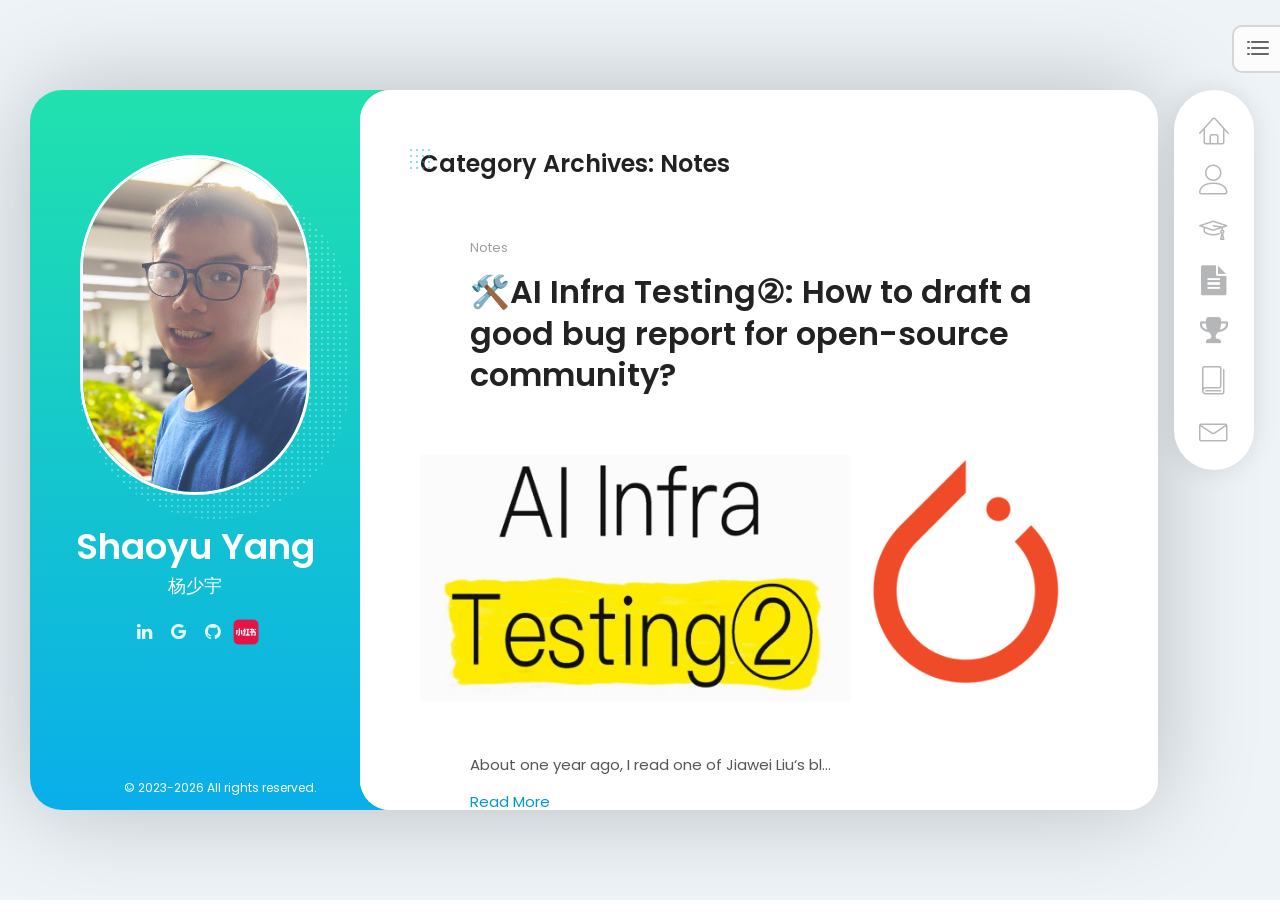
<file: category/notes/index.html>
<!DOCTYPE html>
<html lang="zh-Hans">

<head><meta charset="UTF-8">
    
    <meta name="viewport" content="width=device-width, initial-scale=1.0, maximum-scale=1.0, user-scalable=no">
    <link rel="profile" href="//gmpg.org/xfn/11">
    <title>Notes – shaoyuyang</title>
<meta name="robots" content="max-image-preview:large">
	<style>img:is([sizes="auto" i], [sizes^="auto," i]) { contain-intrinsic-size: 3000px 1500px }</style>
	<link rel="dns-prefetch" href="//fonts.googleapis.com">
<link rel="alternate" type="application/rss+xml" title="shaoyuyang » Feed" href="https://shaoyuyoung.github.io/feed/">
<link rel="alternate" type="application/rss+xml" title="shaoyuyang » 评论 Feed" href="https://shaoyuyoung.github.io/comments/feed/">
<link rel="alternate" type="application/rss+xml" title="shaoyuyang » Notes 分类 Feed" href="https://shaoyuyoung.github.io/category/notes/feed/">
<script type="text/javascript">
/* <![CDATA[ */
window._wpemojiSettings = {"baseUrl":"https:\/\/s.w.org\/images\/core\/emoji\/16.0.1\/72x72\/","ext":".png","svgUrl":"https:\/\/s.w.org\/images\/core\/emoji\/16.0.1\/svg\/","svgExt":".svg","source":{"concatemoji":"https:\/\/shaoyuyoung.github.io\/wp-includes\/js\/wp-emoji-release.min.js?ver=6.8.11"}};
/*! This file is auto-generated */
!function(s,n){var o,i,e;function c(e){try{var t={supportTests:e,timestamp:(new Date).valueOf()};sessionStorage.setItem(o,JSON.stringify(t))}catch(e){}}function p(e,t,n){e.clearRect(0,0,e.canvas.width,e.canvas.height),e.fillText(t,0,0);var t=new Uint32Array(e.getImageData(0,0,e.canvas.width,e.canvas.height).data),a=(e.clearRect(0,0,e.canvas.width,e.canvas.height),e.fillText(n,0,0),new Uint32Array(e.getImageData(0,0,e.canvas.width,e.canvas.height).data));return t.every(function(e,t){return e===a[t]})}function u(e,t){e.clearRect(0,0,e.canvas.width,e.canvas.height),e.fillText(t,0,0);for(var n=e.getImageData(16,16,1,1),a=0;a<n.data.length;a++)if(0!==n.data[a])return!1;return!0}function f(e,t,n,a){switch(t){case"flag":return n(e,"\ud83c\udff3\ufe0f\u200d\u26a7\ufe0f","\ud83c\udff3\ufe0f\u200b\u26a7\ufe0f")?!1:!n(e,"\ud83c\udde8\ud83c\uddf6","\ud83c\udde8\u200b\ud83c\uddf6")&&!n(e,"\ud83c\udff4\udb40\udc67\udb40\udc62\udb40\udc65\udb40\udc6e\udb40\udc67\udb40\udc7f","\ud83c\udff4\u200b\udb40\udc67\u200b\udb40\udc62\u200b\udb40\udc65\u200b\udb40\udc6e\u200b\udb40\udc67\u200b\udb40\udc7f");case"emoji":return!a(e,"\ud83e\udedf")}return!1}function g(e,t,n,a){var r="undefined"!=typeof WorkerGlobalScope&&self instanceof WorkerGlobalScope?new OffscreenCanvas(300,150):s.createElement("canvas"),o=r.getContext("2d",{willReadFrequently:!0}),i=(o.textBaseline="top",o.font="600 32px Arial",{});return e.forEach(function(e){i[e]=t(o,e,n,a)}),i}function t(e){var t=s.createElement("script");t.src=e,t.defer=!0,s.head.appendChild(t)}"undefined"!=typeof Promise&&(o="wpEmojiSettingsSupports",i=["flag","emoji"],n.supports={everything:!0,everythingExceptFlag:!0},e=new Promise(function(e){s.addEventListener("DOMContentLoaded",e,{once:!0})}),new Promise(function(t){var n=function(){try{var e=JSON.parse(sessionStorage.getItem(o));if("object"==typeof e&&"number"==typeof e.timestamp&&(new Date).valueOf()<e.timestamp+604800&&"object"==typeof e.supportTests)return e.supportTests}catch(e){}return null}();if(!n){if("undefined"!=typeof Worker&&"undefined"!=typeof OffscreenCanvas&&"undefined"!=typeof URL&&URL.createObjectURL&&"undefined"!=typeof Blob)try{var e="postMessage("+g.toString()+"("+[JSON.stringify(i),f.toString(),p.toString(),u.toString()].join(",")+"));",a=new Blob([e],{type:"text/javascript"}),r=new Worker(URL.createObjectURL(a),{name:"wpTestEmojiSupports"});return void(r.onmessage=function(e){c(n=e.data),r.terminate(),t(n)})}catch(e){}c(n=g(i,f,p,u))}t(n)}).then(function(e){for(var t in e)n.supports[t]=e[t],n.supports.everything=n.supports.everything&&n.supports[t],"flag"!==t&&(n.supports.everythingExceptFlag=n.supports.everythingExceptFlag&&n.supports[t]);n.supports.everythingExceptFlag=n.supports.everythingExceptFlag&&!n.supports.flag,n.DOMReady=!1,n.readyCallback=function(){n.DOMReady=!0}}).then(function(){return e}).then(function(){var e;n.supports.everything||(n.readyCallback(),(e=n.source||{}).concatemoji?t(e.concatemoji):e.wpemoji&&e.twemoji&&(t(e.twemoji),t(e.wpemoji)))}))}((window,document),window._wpemojiSettings);
/* ]]> */
</script>
<style id="wp-emoji-styles-inline-css" type="text/css">

	img.wp-smiley, img.emoji {
		display: inline !important;
		border: none !important;
		box-shadow: none !important;
		height: 1em !important;
		width: 1em !important;
		margin: 0 0.07em !important;
		vertical-align: -0.1em !important;
		background: none !important;
		padding: 0 !important;
	}
</style>
<style id="classic-theme-styles-inline-css" type="text/css">
/*! This file is auto-generated */
.wp-block-button__link{color:#fff;background-color:#32373c;border-radius:9999px;box-shadow:none;text-decoration:none;padding:calc(.667em + 2px) calc(1.333em + 2px);font-size:1.125em}.wp-block-file__button{background:#32373c;color:#fff;text-decoration:none}
</style>
<style id="global-styles-inline-css" type="text/css">
:root{--wp--preset--aspect-ratio--square: 1;--wp--preset--aspect-ratio--4-3: 4/3;--wp--preset--aspect-ratio--3-4: 3/4;--wp--preset--aspect-ratio--3-2: 3/2;--wp--preset--aspect-ratio--2-3: 2/3;--wp--preset--aspect-ratio--16-9: 16/9;--wp--preset--aspect-ratio--9-16: 9/16;--wp--preset--color--black: #000000;--wp--preset--color--cyan-bluish-gray: #abb8c3;--wp--preset--color--white: #ffffff;--wp--preset--color--pale-pink: #f78da7;--wp--preset--color--vivid-red: #cf2e2e;--wp--preset--color--luminous-vivid-orange: #ff6900;--wp--preset--color--luminous-vivid-amber: #fcb900;--wp--preset--color--light-green-cyan: #7bdcb5;--wp--preset--color--vivid-green-cyan: #00d084;--wp--preset--color--pale-cyan-blue: #8ed1fc;--wp--preset--color--vivid-cyan-blue: #0693e3;--wp--preset--color--vivid-purple: #9b51e0;--wp--preset--color--cornflower-blue: #7066ff;--wp--preset--color--emerald: #54ca95;--wp--preset--color--shakespeare: #55c0ce;--wp--preset--color--persimmon: #fc6158;--wp--preset--color--azure-radiance: #007ced;--wp--preset--color--neon-carrot: #ff9638;--wp--preset--color--burnt-sienna: #ef5555;--wp--preset--color--blue-bayoux: #4a6583;--wp--preset--color--cerulean: #0099e5;--wp--preset--color--saffron: #f8b732;--wp--preset--color--java: #10b9b2;--wp--preset--color--carnation: #ef5565;--wp--preset--color--very-light-gray: #f5f5f5;--wp--preset--color--light-gray: #e5e5e5;--wp--preset--color--dark-gray: #555;--wp--preset--color--very-dark-gray: #333;--wp--preset--gradient--vivid-cyan-blue-to-vivid-purple: linear-gradient(135deg,rgba(6,147,227,1) 0%,rgb(155,81,224) 100%);--wp--preset--gradient--light-green-cyan-to-vivid-green-cyan: linear-gradient(135deg,rgb(122,220,180) 0%,rgb(0,208,130) 100%);--wp--preset--gradient--luminous-vivid-amber-to-luminous-vivid-orange: linear-gradient(135deg,rgba(252,185,0,1) 0%,rgba(255,105,0,1) 100%);--wp--preset--gradient--luminous-vivid-orange-to-vivid-red: linear-gradient(135deg,rgba(255,105,0,1) 0%,rgb(207,46,46) 100%);--wp--preset--gradient--very-light-gray-to-cyan-bluish-gray: linear-gradient(135deg,rgb(238,238,238) 0%,rgb(169,184,195) 100%);--wp--preset--gradient--cool-to-warm-spectrum: linear-gradient(135deg,rgb(74,234,220) 0%,rgb(151,120,209) 20%,rgb(207,42,186) 40%,rgb(238,44,130) 60%,rgb(251,105,98) 80%,rgb(254,248,76) 100%);--wp--preset--gradient--blush-light-purple: linear-gradient(135deg,rgb(255,206,236) 0%,rgb(152,150,240) 100%);--wp--preset--gradient--blush-bordeaux: linear-gradient(135deg,rgb(254,205,165) 0%,rgb(254,45,45) 50%,rgb(107,0,62) 100%);--wp--preset--gradient--luminous-dusk: linear-gradient(135deg,rgb(255,203,112) 0%,rgb(199,81,192) 50%,rgb(65,88,208) 100%);--wp--preset--gradient--pale-ocean: linear-gradient(135deg,rgb(255,245,203) 0%,rgb(182,227,212) 50%,rgb(51,167,181) 100%);--wp--preset--gradient--electric-grass: linear-gradient(135deg,rgb(202,248,128) 0%,rgb(113,206,126) 100%);--wp--preset--gradient--midnight: linear-gradient(135deg,rgb(2,3,129) 0%,rgb(40,116,252) 100%);--wp--preset--font-size--small: 13px;--wp--preset--font-size--medium: 20px;--wp--preset--font-size--large: 36px;--wp--preset--font-size--x-large: 42px;--wp--preset--spacing--20: 0.44rem;--wp--preset--spacing--30: 0.67rem;--wp--preset--spacing--40: 1rem;--wp--preset--spacing--50: 1.5rem;--wp--preset--spacing--60: 2.25rem;--wp--preset--spacing--70: 3.38rem;--wp--preset--spacing--80: 5.06rem;--wp--preset--shadow--natural: 6px 6px 9px rgba(0, 0, 0, 0.2);--wp--preset--shadow--deep: 12px 12px 50px rgba(0, 0, 0, 0.4);--wp--preset--shadow--sharp: 6px 6px 0px rgba(0, 0, 0, 0.2);--wp--preset--shadow--outlined: 6px 6px 0px -3px rgba(255, 255, 255, 1), 6px 6px rgba(0, 0, 0, 1);--wp--preset--shadow--crisp: 6px 6px 0px rgba(0, 0, 0, 1);}:where(.is-layout-flex){gap: 0.5em;}:where(.is-layout-grid){gap: 0.5em;}body .is-layout-flex{display: flex;}.is-layout-flex{flex-wrap: wrap;align-items: center;}.is-layout-flex > :is(*, div){margin: 0;}body .is-layout-grid{display: grid;}.is-layout-grid > :is(*, div){margin: 0;}:where(.wp-block-columns.is-layout-flex){gap: 2em;}:where(.wp-block-columns.is-layout-grid){gap: 2em;}:where(.wp-block-post-template.is-layout-flex){gap: 1.25em;}:where(.wp-block-post-template.is-layout-grid){gap: 1.25em;}.has-black-color{color: var(--wp--preset--color--black) !important;}.has-cyan-bluish-gray-color{color: var(--wp--preset--color--cyan-bluish-gray) !important;}.has-white-color{color: var(--wp--preset--color--white) !important;}.has-pale-pink-color{color: var(--wp--preset--color--pale-pink) !important;}.has-vivid-red-color{color: var(--wp--preset--color--vivid-red) !important;}.has-luminous-vivid-orange-color{color: var(--wp--preset--color--luminous-vivid-orange) !important;}.has-luminous-vivid-amber-color{color: var(--wp--preset--color--luminous-vivid-amber) !important;}.has-light-green-cyan-color{color: var(--wp--preset--color--light-green-cyan) !important;}.has-vivid-green-cyan-color{color: var(--wp--preset--color--vivid-green-cyan) !important;}.has-pale-cyan-blue-color{color: var(--wp--preset--color--pale-cyan-blue) !important;}.has-vivid-cyan-blue-color{color: var(--wp--preset--color--vivid-cyan-blue) !important;}.has-vivid-purple-color{color: var(--wp--preset--color--vivid-purple) !important;}.has-black-background-color{background-color: var(--wp--preset--color--black) !important;}.has-cyan-bluish-gray-background-color{background-color: var(--wp--preset--color--cyan-bluish-gray) !important;}.has-white-background-color{background-color: var(--wp--preset--color--white) !important;}.has-pale-pink-background-color{background-color: var(--wp--preset--color--pale-pink) !important;}.has-vivid-red-background-color{background-color: var(--wp--preset--color--vivid-red) !important;}.has-luminous-vivid-orange-background-color{background-color: var(--wp--preset--color--luminous-vivid-orange) !important;}.has-luminous-vivid-amber-background-color{background-color: var(--wp--preset--color--luminous-vivid-amber) !important;}.has-light-green-cyan-background-color{background-color: var(--wp--preset--color--light-green-cyan) !important;}.has-vivid-green-cyan-background-color{background-color: var(--wp--preset--color--vivid-green-cyan) !important;}.has-pale-cyan-blue-background-color{background-color: var(--wp--preset--color--pale-cyan-blue) !important;}.has-vivid-cyan-blue-background-color{background-color: var(--wp--preset--color--vivid-cyan-blue) !important;}.has-vivid-purple-background-color{background-color: var(--wp--preset--color--vivid-purple) !important;}.has-black-border-color{border-color: var(--wp--preset--color--black) !important;}.has-cyan-bluish-gray-border-color{border-color: var(--wp--preset--color--cyan-bluish-gray) !important;}.has-white-border-color{border-color: var(--wp--preset--color--white) !important;}.has-pale-pink-border-color{border-color: var(--wp--preset--color--pale-pink) !important;}.has-vivid-red-border-color{border-color: var(--wp--preset--color--vivid-red) !important;}.has-luminous-vivid-orange-border-color{border-color: var(--wp--preset--color--luminous-vivid-orange) !important;}.has-luminous-vivid-amber-border-color{border-color: var(--wp--preset--color--luminous-vivid-amber) !important;}.has-light-green-cyan-border-color{border-color: var(--wp--preset--color--light-green-cyan) !important;}.has-vivid-green-cyan-border-color{border-color: var(--wp--preset--color--vivid-green-cyan) !important;}.has-pale-cyan-blue-border-color{border-color: var(--wp--preset--color--pale-cyan-blue) !important;}.has-vivid-cyan-blue-border-color{border-color: var(--wp--preset--color--vivid-cyan-blue) !important;}.has-vivid-purple-border-color{border-color: var(--wp--preset--color--vivid-purple) !important;}.has-vivid-cyan-blue-to-vivid-purple-gradient-background{background: var(--wp--preset--gradient--vivid-cyan-blue-to-vivid-purple) !important;}.has-light-green-cyan-to-vivid-green-cyan-gradient-background{background: var(--wp--preset--gradient--light-green-cyan-to-vivid-green-cyan) !important;}.has-luminous-vivid-amber-to-luminous-vivid-orange-gradient-background{background: var(--wp--preset--gradient--luminous-vivid-amber-to-luminous-vivid-orange) !important;}.has-luminous-vivid-orange-to-vivid-red-gradient-background{background: var(--wp--preset--gradient--luminous-vivid-orange-to-vivid-red) !important;}.has-very-light-gray-to-cyan-bluish-gray-gradient-background{background: var(--wp--preset--gradient--very-light-gray-to-cyan-bluish-gray) !important;}.has-cool-to-warm-spectrum-gradient-background{background: var(--wp--preset--gradient--cool-to-warm-spectrum) !important;}.has-blush-light-purple-gradient-background{background: var(--wp--preset--gradient--blush-light-purple) !important;}.has-blush-bordeaux-gradient-background{background: var(--wp--preset--gradient--blush-bordeaux) !important;}.has-luminous-dusk-gradient-background{background: var(--wp--preset--gradient--luminous-dusk) !important;}.has-pale-ocean-gradient-background{background: var(--wp--preset--gradient--pale-ocean) !important;}.has-electric-grass-gradient-background{background: var(--wp--preset--gradient--electric-grass) !important;}.has-midnight-gradient-background{background: var(--wp--preset--gradient--midnight) !important;}.has-small-font-size{font-size: var(--wp--preset--font-size--small) !important;}.has-medium-font-size{font-size: var(--wp--preset--font-size--medium) !important;}.has-large-font-size{font-size: var(--wp--preset--font-size--large) !important;}.has-x-large-font-size{font-size: var(--wp--preset--font-size--x-large) !important;}
:where(.wp-block-post-template.is-layout-flex){gap: 1.25em;}:where(.wp-block-post-template.is-layout-grid){gap: 1.25em;}
:where(.wp-block-columns.is-layout-flex){gap: 2em;}:where(.wp-block-columns.is-layout-grid){gap: 2em;}
:root :where(.wp-block-pullquote){font-size: 1.5em;line-height: 1.6;}
</style>
<link rel="stylesheet" id="font-awesome-css" href="https://shaoyuyoung.github.io/wp-content/plugins/elementor/assets/lib/font-awesome/css/font-awesome.min.css?ver=4.7.0" type="text/css" media="all">
<link rel="stylesheet" id="jquery-lazyloadxt-spinner-css-css" href="https://shaoyuyoung.github.io/wp-content/plugins/a3-lazy-load/assets/css/jquery.lazyloadxt.spinner.css?ver=6.8.11" type="text/css" media="all">
<link rel="stylesheet" id="a3a3_lazy_load-css" href="https://shaoyuyoung.github.io/wp-content/uploads/sass/a3_lazy_load.min.css?ver=1740050807" type="text/css" media="all">
<link rel="stylesheet" id="bootstrap-css" href="https://shaoyuyoung.github.io/wp-content/themes/breezycv/css/bootstrap.min.css?ver=4.0.0" type="text/css" media="all">
<link rel="stylesheet" id="normalize-css" href="https://shaoyuyoung.github.io/wp-content/themes/breezycv/css/normalize.css?ver=1.0" type="text/css" media="all">
<link rel="stylesheet" id="owl-carousel-css" href="https://shaoyuyoung.github.io/wp-content/themes/breezycv/css/owl.carousel.css?ver=2.0" type="text/css" media="all">
<link rel="stylesheet" id="perfect-scrollbar-css" href="https://shaoyuyoung.github.io/wp-content/themes/breezycv/css/perfect-scrollbar.css?ver=2.0" type="text/css" media="all">
<link rel="stylesheet" id="animations-css" href="https://shaoyuyoung.github.io/wp-content/themes/breezycv/css/animations.css?ver=1.0" type="text/css" media="all">
<link rel="stylesheet" id="magnific-popup-css" href="https://shaoyuyoung.github.io/wp-content/themes/breezycv/css/magnific-popup.css?ver=1.3.0" type="text/css" media="all">
<link rel="stylesheet" id="fw-option-type-icon-v2-pack-linear-icons-css" href="https://shaoyuyoung.github.io/wp-content/themes/breezycv/css/linearicons/style.css?ver=2.7.31" type="text/css" media="all">
<link rel="stylesheet" id="fw-option-type-icon-v2-pack-font-awesomefw-css" href="https://shaoyuyoung.github.io/wp-content/themes/breezycv/css/font-awesome/css/font-awesome.min.css?ver=2.7.31" type="text/css" media="all">
<link rel="stylesheet" id="breezycv-main-styles-css" href="https://shaoyuyoung.github.io/wp-content/themes/breezycv/css/main.css?ver=1.5.6" type="text/css" media="all">
<link rel="stylesheet" id="breezycv-customization-css" href="https://shaoyuyoung.github.io/wp-content/themes/breezycv/css/customization.css?ver=1.5.6" type="text/css" media="all">
<style id="breezycv-customization-inline-css" type="text/css">

        .page-content {
            max-width: 1280px;
        }
        @media only screen and (min-width: 1024px){
            .page-content {
                border-radius: 32px;
                
            }
            .animated-section,
            .section-content,
            .single-page-content,
            .content-wrapper {
               border-radius: 30px; 
            }
        }

        /* ============================================================================= 
        2. Typography
        ============================================================================= */
        body,
        p,
        .elementor .elementor-widget-icon-box .elementor-icon-box-content .elementor-icon-box-description {
            font-family: "Poppins", Helvetica, sans-serif;
            font-size: 15px;
            font-weight: 0;
            font-style: normal;
            line-height: 1.75em;
            color: #555;
        }

        .form-control,
        .form-control:focus,
        .has-error .form-control,
        .has-error .form-control:focus {
            font-family: "Poppins", Helvetica, sans-serif;
        }

        h1, h2, h3, h4, h5, h6 {
            font-family: "Poppins", Helvetica, sans-serif;
            font-weight: 600;
            font-style: normal;
            color: #222;
        }

        .logo-text, .logo-symbol {
            font-family: "Poppins", Helvetica, sans-serif;
        }

        h1 {
            font-size: 32px;
            color: #222;
        }
        h2 {
            font-size: 24px;
            color: #222;
        }
        h3 {
            font-size: 18px;
            color: #222;
        }
        h4 {
            font-size: 16px;
            color: #222;
        }
        h5 {
            font-size: 14px;
            color: #222;
        }
        h6 {
            font-size: 12px;
            color: #222;
        }

        .testimonial-author {
            font-family: "Poppins", Helvetica, sans-serif;
            font-weight: 600;
            font-style: normal;
            color: #222;
        }

        .timeline-item .item-period,
        .mobile-site-title {
            font-family: "Poppins", Helvetica, sans-serif;
        }

        .form-control,
        .form-control:focus,
        .has-error .form-control,
        .has-error .form-control:focus,
        input[type="search"],
        input[type="password"],
        input[type="text"],
        .header-search input.form-control {
            font-family: "Poppins", Helvetica, sans-serif;
            font-weight: 0;
            font-style: normal;
        }

        .btn-primary, .btn-secondary, button, input[type="button"], input[type="submit"] {
            font-family: "Poppins", Helvetica, sans-serif;
        }


        /* ============================================================================= 
        3. Logo
        ============================================================================= */
        .header-photo,
        .header-photo img {
            
        height: auto;
        max-height: 340px;
        
            
        width: auto;
        max-width: 340px;
        
        }


        
        .logo-text {
            line-height: 340px;
            margin-left: 10px;
        }
        

        

        

        /* ============================================================================= 
        4. Backgrounds
        ============================================================================= */
        
        html {
            background: -webkit-gradient(linear, left top, left bottom, from(#edf3f7), to(#edf3f7));
            background: linear-gradient(#edf3f7, #edf3f7);
        }
        body {
            background-color: transparent;
        }
    
    .lm-animated-bg {
        position: absolute;
        width: auto;
        height: auto;
        top: -18px;
        left: -18px;
        right: -18px;
        bottom: -18px;
        background-image: url();
        background-position: center center;
        background-size: cover;
        background-repeat: no-repeat;
        z-index: -1;
    }
    

        .animated-section > .section-content,
        .single-page-content > .content-wrapper,
        .page-portfolio-loaded,
        .single-post .site-content .post-content {
            background-color: #fff;
        }

        .btn-primary:hover,
        .btn-primary:focus,
        .elementor .btn-primary:hover,
        .elementor .btn-primary:focus,
        button:hover,
        button:focus,
        input[type="button"]:hover,
        input[type="button"]:focus,
        input[type="submit"]:hover,
        input[type="submit"]:focus,
        .elementor .skill-percentage,
        .elementor .service-icon,
        .lm-pricing .lm-package-wrap.highlight-col .lm-heading-row span:after,
        .portfolio-page-nav > div.nav-item a:hover,
        .elementor .testimonials.owl-carousel .owl-nav .owl-prev:hover,
        .elementor .testimonials.owl-carousel .owl-nav .owl-next:hover,
        .elementor .clients.owl-carousel .owl-nav .owl-prev:hover,
        .elementor .clients.owl-carousel .owl-nav .owl-next:hover,
        .elementor .fw-pricing .fw-package-wrap.highlight-col .fw-heading-row span:after,
        .cat-links li a,
        .cat-links li a:hover,
        .calendar_wrap td#today,
        .nothing-found p,
        .elementor .portfolio-grid figure .portfolio-preview-desc h5:after,
        .preloader-spinner,
        .elementor .info-list li .title:after,
        .elementor .clients.owl-carousel .owl-dot.active span,
        .elementor .clients.owl-carousel .owl-dot:hover span,
        .elementor .testimonials.owl-carousel .owl-dot.active span,
        .elementor .testimonials.owl-carousel .owl-dot:hover span,
        .logo-symbol,
        .elementor .fw-pricing .fw-package.highlight .fw-heading-row span:after,
        .ps:hover>.ps__scrollbar-y-rail:hover>.ps__scrollbar-y,
        .elementor .knowledges li,
        .elementor .timeline .divider:before {
            background-color: #09aeea;
        }

        @media only screen and (min-width: 1025px) {
            ul.main-menu .link-text {
                background-color: #09aeea;
            }
        }

        @media only screen and (max-width: 1024px) {
            .menu-toggle {
                background-color: #09aeea;
            }
        }


        .blog-sidebar .sidebar-item {
            background-color: #fff;
        }

        .block-title:after, h3.comment-reply-title:after {
            background-image: -webkit-repeating-radial-gradient(center center, #09aeea, #09aeea 1px, transparent 0px, transparent 100%);
            background-image: -moz-repeating-radial-gradient(center center, #09aeea, #09aeea 1px, transparent 0px, transparent 100%);
            background-image: -ms-repeating-radial-gradient(center center, #09aeea, #09aeea 1px, transparent 0px, transparent 100%);
        }




        /* ============================================================================= 
        5. Colors
        ============================================================================= */
        a,
        .form-group-with-icon.form-group-focus i,
        .site-title span,
        .header-search button:hover,
        .header-search button:focus,
        .block-title h3 span,
        .header-search button:hover,
        .header-search button:focus,
        .ajax-page-nav > div.nav-item a:hover,
        .project-general-info .fa,
        .comment-author a:hover,
        .comment-list .pingback a:hover,
        .comment-list .trackback a:hover,
        .comment-metadata a:hover,
        .comment-reply-title small a:hover,
        .entry-title a:hover,
        .entry-content .edit-link a:hover,
        .post-navigation a:hover,
        .image-navigation a:hover,
        .elementor .portfolio-grid figure i,
        .share-buttons a:hover,
        .elementor .info-block-w-icon i,
        .elementor .lm-info-block i,
        .lmpixels-arrows-nav div:hover,
        .block-title h2 span, h3.comment-reply-title span,
        ul.main-menu .current-menu-item a,
        .elementor .block-title h2 span,
        .elementor .fun-fact i,
        .elementor .testimonial .author-info .icon,
        .elementor .header-buttons .btn-primary:hover,
        .elementor .form-group:not(.form-group-checkbox) .form-control:focus ~ label,
        .elementor .form-group.form-group-focus:not(.form-group-checkbox) .form-control ~ label,
        .elementor .info-list li .title,
        .header-buttons .btn-primary:hover {
            color: #09aeea;
        }

        a,
        .entry-meta:not(.entry-tags-share) a:hover {
            color: #0099cc;
        }

        a:hover,
        .post-navigation .meta-nav:hover {
            color: #006699;
        }

        .wp-block-pullquote.is-style-solid-color {
            background-color: #09aeea;
        }

        .wp-block-button:not(.is-style-outline) .wp-block-button__link:not(.has-background),
        .wp-block-button.is-style-outline .wp-block-button__link:active,
        .wp-block-button.is-style-outline .wp-block-button__link:focus,
        .wp-block-button.is-style-outline .wp-block-button__link:hover {
            background-color: #09aeea;
        }

        @media only screen and (min-width: 1025px) {
            ul.main-menu a.active,
            ul.main-menu a:focus,
            ul.main-menu a:hover {
                color: #09aeea;
            }
        }

        @media only screen and (max-width: 1024px) {
            .header {
                background-color: #09aeea;
            }
        }




        /* ============================================================================= 
        6. Borders
        ============================================================================= */
        .logo-symbol,
        .btn-primary,
        .elementor .btn-primary,
        button,
        input[type="button"],
        input[type="submit"],
        .btn-primary:hover,
        .btn-primary:focus,
        button:hover,
        button:focus,
        input[type="button"]:hover,
        input[type="button"]:focus,
        input[type="submit"]:hover,
        input[type="submit"]:focus,
        .form-control + .form-control-border,
        .elementor .timeline-item,
        .elementor .timeline-item:before,
        .page-links a:hover,
        .paging-navigation .page-numbers.current,
        .paging-navigation .page-numbers:hover,
        .paging-navigation .page-numbers:focus,
        .portfolio-grid figure .portfolio-preview-desc h5:after,
        .paging-navigation a:hover,
        .skill-container,
        .btn-primary, button, input[type="button"], input[type="submit"],
        .blog-sidebar ul li:before,
        .elementor .share-buttons a:hover,
        .elementor .testimonials.owl-carousel .owl-nav .owl-prev:hover,
        .elementor .testimonials.owl-carousel .owl-nav .owl-next:hover,
        .elementor .clients.owl-carousel .owl-nav .owl-prev:hover,
        .elementor .clients.owl-carousel .owl-nav .owl-next:hover,
        .wp-block-pullquote,
        .wp-block-button .wp-block-button__link,
        .elementor .timeline-item h5.item-period,
        .form-control ~ .form-control-border,
        .elementor .form-control ~ .form-control-border,
        .elementor .timeline .divider:after {
            border-color: #09aeea;
        }

        @media only screen and (max-width: 1024px) {
            .lmpixels-arrows-nav {
                border-color: #09aeea;
            }
        }


        /* ============================================================================= 
        7. Page Titles and Page Content Area
        ============================================================================= */
        .page-title:after {
            background-image: -webkit-repeating-radial-gradient(center center, #09aeea, #09aeea 1px, transparent 0px, transparent 100%);
            background-image: -moz-repeating-radial-gradient(center center, #09aeea, #09aeea 1px, transparent 0px, transparent 100%);
            background-image: -ms-repeating-radial-gradient(center center, #09aeea, #09aeea 1px, transparent 0px, transparent 100%);
        }

        .page-title h1 {
            color: #222;
            font-size: 32px;
            font-family: Poppins, Helvetica, sans-serif;
            font-weight: 600;
            font-style: normal;
            letter-spacing: 0px;
        }

        @media only screen and (max-width: 1024px) {
            .page-title h1 {
                font-size: 25.6px;
            }
        }

        .page-content {
            background: -webkit-gradient(linear, left top, left bottom, from(#21e1ae), to(#09aeea));
            background: linear-gradient(#21e1ae, #09aeea);
        }

        

        /* ============================================================================= 
        8. Custom Styles
        ============================================================================= */
        
    
</style>
<link rel="stylesheet" id="breezycv-google-fonts-css" href="http://fonts.googleapis.com/css?family=Poppins:100,100italic,200,200italic,300,300italic,regular,italic,500,500italic,600,600italic,700,700italic,800,800italic,900,900italic" type="text/css" media="all">
<script type="text/javascript" src="https://shaoyuyoung.github.io/wp-includes/js/jquery/jquery.min.js?ver=3.7.1" id="jquery-core-js"></script>
<script type="text/javascript" src="https://shaoyuyoung.github.io/wp-includes/js/jquery/jquery-migrate.min.js?ver=3.4.1" id="jquery-migrate-js"></script>
<link rel="https://api.w.org/" href="https://shaoyuyoung.github.io/wp-json/"><link rel="alternate" title="JSON" type="application/json" href="https://shaoyuyoung.github.io/wp-json/wp/v2/categories/15"><link rel="EditURI" type="application/rsd+xml" title="RSD" href="https://shaoyuyoung.github.io/xmlrpc.php?rsd">
<meta name="generator" content="WordPress 6.8.11">
<style type="text/css">.recentcomments a{display:inline !important;padding:0 !important;margin:0 !important;}</style>			<style>
				.e-con.e-parent:nth-of-type(n+4):not(.e-lazyloaded):not(.e-no-lazyload),
				.e-con.e-parent:nth-of-type(n+4):not(.e-lazyloaded):not(.e-no-lazyload) * {
					background-image: none !important;
				}
				@media screen and (max-height: 1024px) {
					.e-con.e-parent:nth-of-type(n+3):not(.e-lazyloaded):not(.e-no-lazyload),
					.e-con.e-parent:nth-of-type(n+3):not(.e-lazyloaded):not(.e-no-lazyload) * {
						background-image: none !important;
					}
				}
				@media screen and (max-height: 640px) {
					.e-con.e-parent:nth-of-type(n+2):not(.e-lazyloaded):not(.e-no-lazyload),
					.e-con.e-parent:nth-of-type(n+2):not(.e-lazyloaded):not(.e-no-lazyload) * {
						background-image: none !important;
					}
				}
			</style>
			<link rel="icon" href="https://shaoyuyoung.github.io/wp-content/uploads/2025/01/cropped-pixiu.webp" sizes="32x32">
<link rel="icon" href="https://shaoyuyoung.github.io/wp-content/uploads/2025/01/cropped-pixiu.webp" sizes="192x192">
<link rel="apple-touch-icon" href="https://shaoyuyoung.github.io/wp-content/uploads/2025/01/cropped-pixiu.webp">
<meta name="msapplication-TileImage" content="https://shaoyuyoung.github.io/wp-content/uploads/2025/01/cropped-pixiu.webp">
</head>

<body class="archive category category-notes category-15 wp-embed-responsive wp-theme-breezycv eio-default masthead-fixed list-view full-width elementor-default elementor-kit-13">

<div class="lm-animated-bg"></div>
    
<!-- Loading animation -->
<div class="preloader">
  <div class="preloader-animation">
    <div class="preloader-spinner">
    </div>
  </div>
</div>
<!-- /Loading animation -->

<div class="page-wrapper bg-move-effect">
    <div class="page-content site-content">

        <header id="site_header" class="header mobile-menu-hide">
            <div class="header-content">
                <div class="header-photo">
                                        <a href="https://shaoyuyoung.github.io/">
                        <img src="https://shaoyuyoung.github.io/wp-content/uploads/2026/06/avtar-scaled.jpg" alt="image">
                    </a>
                                    </div>

                                <div class="header-titles">
                                            <a href="https://shaoyuyoung.github.io/">
                            <h2>Shaoyu Yang</h2>
                        </a>
                                                                <h4>杨少宇</h4>
                                    </div>
                            </div>

            <ul id="menu-vcard-menu" class="breezycv-classic-menu main-menu"><li id="menu-item-20" class="menu-item menu-item-type-post_type menu-item-object-page menu-item-has-icon"><a class="nav-anim" href="https://shaoyuyoung.github.io/#home" data-object="page"><span class="menu-icon lnr lnr-home"></span> <span class="link-text">Home</span></a></li>
<li id="menu-item-30" class="menu-item menu-item-type-post_type menu-item-object-page menu-item-has-icon"><a class="nav-anim" href="https://shaoyuyoung.github.io/#about-me" data-object="page"><span class="menu-icon lnr lnr-user"></span> <span class="link-text">About Me</span></a></li>
<li id="menu-item-61" class="menu-item menu-item-type-post_type menu-item-object-page menu-item-has-icon"><a class="nav-anim" href="https://shaoyuyoung.github.io/#resume" data-object="page"><span class="menu-icon lnr lnr-graduation-hat"></span> <span class="link-text">Resume</span></a></li>
<li id="menu-item-212" class="menu-item menu-item-type-post_type menu-item-object-page menu-item-has-icon"><a class="nav-anim" href="https://shaoyuyoung.github.io/#publication" data-object="page"><span class="menu-icon fafw fafw-file-text"></span> <span class="link-text">Publication</span></a></li>
<li id="menu-item-515" class="menu-item menu-item-type-post_type menu-item-object-page menu-item-has-icon"><a class="nav-anim" href="https://shaoyuyoung.github.io/#awards" data-object="page"><span class="menu-icon fafw fafw-trophy"></span> <span class="link-text">Awards</span></a></li>
<li id="menu-item-107" class="menu-item menu-item-type-post_type menu-item-object-page menu-item-has-icon"><a class="nav-anim" href="https://shaoyuyoung.github.io/#blog" data-object="page"><span class="menu-icon lnr lnr-book"></span> <span class="link-text">Blog</span></a></li>
<li id="menu-item-111" class="menu-item menu-item-type-post_type menu-item-object-page menu-item-has-icon"><a class="nav-anim" href="https://shaoyuyoung.github.io/#contact" data-object="page"><span class="menu-icon lnr lnr-envelope"></span> <span class="link-text">Contact</span></a></li>
</ul>
             <!-- Social Links -->
                        <div class="social-links">
              <ul>
                                    <li>
                        <a href="https://www.linkedin.com/in/shaoyu-yang-325b092a8" target="_blank">
                                                                                        <i class="fafw fafw-linkedin"></i>
                                                    </a>
                    </li>
                                      <li>
                        <a href="https://scholar.google.com/citations?hl=zh-CN&amp;user=xjXyBgUAAAAJ" target="_blank">
                                                                                        <i class="fafw fafw-google"></i>
                                                    </a>
                    </li>
                                      <li>
                        <a href="https://github.com/shaoyuyoung" target="_blank">
                                                                                        <i class="fafw fafw-github"></i>
                                                    </a>
                    </li>
                                      <li>
                        <a href="https://shaoyuyoung.github.io/wp-content/uploads/2026/01/xiaohongshulink.jpg" target="_blank">
                                                            <img src="https://shaoyuyoung.github.io/wp-content/uploads/2026/01/xiaohongshu.png" alt="xiaohongshu">
                                                                                </a>
                    </li>
                                </ul>
            </div>
                        <!-- /Social Links -->

            <!-- Buttons -->
                                                    <!-- /Buttons -->

            <!-- Copyrights -->
                        <div class="copyrights">© 2023-2026 All rights reserved.</div>
                        <!-- /Copyrights -->
        </header>

        <div class="mobile-site-title mobile-visible">
            <a href="https://shaoyuyoung.github.io/">
                Shaoyu Yang            </a>
        </div>

        <!-- Mobile Navigation -->
        <div class="menu-toggle">
            <span></span>
            <span></span>
            <span></span>
        </div>
        <!-- End Mobile Navigation -->

        <div class="content-area single-page-area">
    <div class="single-page-content">
        <div class="content-wrapper">
			
				<h2 class="page-title">Category Archives: Notes</h2>

			
<article id="post-1199" class="post-1199 post type-post status-publish format-standard has-post-thumbnail hentry category-notes">

	<header class="entry-header">
		<div class="entry-meta entry-meta-top">
			<span><a href="https://shaoyuyoung.github.io/category/notes/" rel="category tag">Notes</a></span> 					</div><!-- .entry-meta -->

				<h3 class="entry-title"><a href="https://shaoyuyoung.github.io/ai-infra-testing-2/" rel="bookmark">🛠️AI Infra Testing②: How to draft a good bug report for open-source community?</a></h3>	</header><!-- .entry-header -->

	
			<a class="post-thumbnail" href="https://shaoyuyoung.github.io/ai-infra-testing-2/">
				<img fetchpriority="high" width="1651" height="659" src="https://shaoyuyoung.github.io/wp-content/plugins/a3-lazy-load/assets/images/lazy_placeholder.gif" data-lazy-type="image" data-src="https://shaoyuyoung.github.io/wp-content/uploads/2025/04/AI-Infra-Testing-2.png" class="lazy lazy-hidden attachment-full size-full wp-post-image" alt="" decoding="async" srcset="" data-srcset="https://shaoyuyoung.github.io/wp-content/uploads/2025/04/AI-Infra-Testing-2.png 1651w, https://shaoyuyoung.github.io/wp-content/uploads/2025/04/AI-Infra-Testing-2-300x120.png 300w, https://shaoyuyoung.github.io/wp-content/uploads/2025/04/AI-Infra-Testing-2-1024x409.png 1024w, https://shaoyuyoung.github.io/wp-content/uploads/2025/04/AI-Infra-Testing-2-768x307.png 768w, https://shaoyuyoung.github.io/wp-content/uploads/2025/04/AI-Infra-Testing-2-1536x613.png 1536w" sizes="(max-width: 1651px) 100vw, 1651px"><noscript><img width="1651" height="659" src="https://shaoyuyoung.github.io/wp-content/uploads/2025/04/AI-Infra-Testing-2.png" class="attachment-full size-full wp-post-image" alt="" decoding="async" srcset="https://shaoyuyoung.github.io/wp-content/uploads/2025/04/AI-Infra-Testing-2.png 1651w, https://shaoyuyoung.github.io/wp-content/uploads/2025/04/AI-Infra-Testing-2-300x120.png 300w, https://shaoyuyoung.github.io/wp-content/uploads/2025/04/AI-Infra-Testing-2-1024x409.png 1024w, https://shaoyuyoung.github.io/wp-content/uploads/2025/04/AI-Infra-Testing-2-768x307.png 768w, https://shaoyuyoung.github.io/wp-content/uploads/2025/04/AI-Infra-Testing-2-1536x613.png 1536w" sizes="(max-width: 1651px) 100vw, 1651px"></noscript>			</a>

		
	<div class="post-content">
				<div class="entry-summary">
			<p>About one year ago, I read one of Jiawei Liu‘s bl…</p>
<p><a class="read-more" href="https://shaoyuyoung.github.io/ai-infra-testing-2/">Read More</a></p>
		</div><!-- .entry-summary -->
		
				<div class="entry-meta entry-meta-bottom">
					<div class="date-author">
			<span class="entry-date"><a href="https://shaoyuyoung.github.io/ai-infra-testing-2/" rel="bookmark"><i class="fa fa-fw fa-clock-o"></i> <time class="entry-date" datetime="2025-05-21T10:59:26+08:00">2025年5月21日</time></a></span><span class="author vcard"><a class="url fn n" href="https://shaoyuyoung.github.io/author/shaoyuyoung/" rel="author"><i class="fa fa-fw fa-user"></i> shaoyuyoung</a></span> 			</div>
						<!-- Share Buttons -->
			<div class="entry-share btn-group share-buttons">
				        <a href="https://www.facebook.com/sharer/sharer.php?u=https://shaoyuyoung.github.io/ai-infra-testing-2/" onclick="javascript:window.open(this.href, '', 'menubar=no,toolbar=no,resizable=yes,scrollbars=yes,height=300,width=600');return false;" class="btn" target="_blank" title="Share on Facebook">
            <i class="fa fa-facebook"></i>
        </a>
        <a href="https://twitter.com/share?url=https://shaoyuyoung.github.io/ai-infra-testing-2/" onclick="javascript:window.open(this.href, '', 'menubar=no,toolbar=no,resizable=yes,scrollbars=yes,height=300,width=600');return false;" class="btn" target="_blank" title="Share on Twitter">
            <i class="fa fa-twitter"></i>
        </a>
        <a href="http://www.linkedin.com/shareArticle?mini=true&amp;url=https://shaoyuyoung.github.io/ai-infra-testing-2/" onclick="javascript:window.open(this.href,'', 'menubar=no,toolbar=no,resizable=yes,scrollbars=yes,height=600,width=600');return false;" class="btn" title="Share on LinkedIn">
            <i class="fa fa-linkedin"></i>
        </a>
        <a href="http://www.digg.com/submit?url=https://shaoyuyoung.github.io/ai-infra-testing-2/" onclick="javascript:window.open(this.href,'', 'menubar=no,toolbar=no,resizable=yes,scrollbars=yes,height=600,width=600');return false;" class="btn" title="Share on Digg">
            <i class="fa fa-digg"></i>
        </a>
    			</div>
		<!-- /Share Buttons -->
				</div>
				<div class="post-tags">
					</div>
	</div>
</article><!-- #post-## -->

<article id="post-873" class="post-873 post type-post status-publish format-standard has-post-thumbnail hentry category-notes tag-ai-infra tag-debugging tag-pytorch">

	<header class="entry-header">
		<div class="entry-meta entry-meta-top">
			<span><a href="https://shaoyuyoung.github.io/category/notes/" rel="category tag">Notes</a></span> 					</div><!-- .entry-meta -->

				<h3 class="entry-title"><a href="https://shaoyuyoung.github.io/ai-infra-testing-1/" rel="bookmark">🛠️AI Infra Testing①: PyTorch model introduction, debugging, and compiler correctness</a></h3>	</header><!-- .entry-header -->

	
			<a class="post-thumbnail" href="https://shaoyuyoung.github.io/ai-infra-testing-1/">
				<img width="1650" height="659" src="https://shaoyuyoung.github.io/wp-content/plugins/a3-lazy-load/assets/images/lazy_placeholder.gif" data-lazy-type="image" data-src="https://shaoyuyoung.github.io/wp-content/uploads/2025/02/AI-Infra-Testing-1.png" class="lazy lazy-hidden attachment-full size-full wp-post-image" alt="" decoding="async" srcset="" data-srcset="https://shaoyuyoung.github.io/wp-content/uploads/2025/02/AI-Infra-Testing-1.png 1650w, https://shaoyuyoung.github.io/wp-content/uploads/2025/02/AI-Infra-Testing-1-300x120.png 300w, https://shaoyuyoung.github.io/wp-content/uploads/2025/02/AI-Infra-Testing-1-1024x409.png 1024w, https://shaoyuyoung.github.io/wp-content/uploads/2025/02/AI-Infra-Testing-1-768x307.png 768w, https://shaoyuyoung.github.io/wp-content/uploads/2025/02/AI-Infra-Testing-1-1536x613.png 1536w" sizes="(max-width: 1650px) 100vw, 1650px"><noscript><img width="1650" height="659" src="https://shaoyuyoung.github.io/wp-content/uploads/2025/02/AI-Infra-Testing-1.png" class="attachment-full size-full wp-post-image" alt="" decoding="async" srcset="https://shaoyuyoung.github.io/wp-content/uploads/2025/02/AI-Infra-Testing-1.png 1650w, https://shaoyuyoung.github.io/wp-content/uploads/2025/02/AI-Infra-Testing-1-300x120.png 300w, https://shaoyuyoung.github.io/wp-content/uploads/2025/02/AI-Infra-Testing-1-1024x409.png 1024w, https://shaoyuyoung.github.io/wp-content/uploads/2025/02/AI-Infra-Testing-1-768x307.png 768w, https://shaoyuyoung.github.io/wp-content/uploads/2025/02/AI-Infra-Testing-1-1536x613.png 1536w" sizes="(max-width: 1650px) 100vw, 1650px"></noscript>			</a>

		
	<div class="post-content">
				<div class="entry-summary">
			<p>S1: Introduction for components of Deep Learning models…</p>
<p><a class="read-more" href="https://shaoyuyoung.github.io/ai-infra-testing-1/">Read More</a></p>
		</div><!-- .entry-summary -->
		
				<div class="entry-meta entry-meta-bottom">
					<div class="date-author">
			<span class="entry-date"><a href="https://shaoyuyoung.github.io/ai-infra-testing-1/" rel="bookmark"><i class="fa fa-fw fa-clock-o"></i> <time class="entry-date" datetime="2025-03-22T16:32:23+08:00">2025年3月22日</time></a></span><span class="author vcard"><a class="url fn n" href="https://shaoyuyoung.github.io/author/shaoyuyoung/" rel="author"><i class="fa fa-fw fa-user"></i> shaoyuyoung</a></span> 			</div>
						<!-- Share Buttons -->
			<div class="entry-share btn-group share-buttons">
				        <a href="https://www.facebook.com/sharer/sharer.php?u=https://shaoyuyoung.github.io/ai-infra-testing-1/" onclick="javascript:window.open(this.href, '', 'menubar=no,toolbar=no,resizable=yes,scrollbars=yes,height=300,width=600');return false;" class="btn" target="_blank" title="Share on Facebook">
            <i class="fa fa-facebook"></i>
        </a>
        <a href="https://twitter.com/share?url=https://shaoyuyoung.github.io/ai-infra-testing-1/" onclick="javascript:window.open(this.href, '', 'menubar=no,toolbar=no,resizable=yes,scrollbars=yes,height=300,width=600');return false;" class="btn" target="_blank" title="Share on Twitter">
            <i class="fa fa-twitter"></i>
        </a>
        <a href="http://www.linkedin.com/shareArticle?mini=true&amp;url=https://shaoyuyoung.github.io/ai-infra-testing-1/" onclick="javascript:window.open(this.href,'', 'menubar=no,toolbar=no,resizable=yes,scrollbars=yes,height=600,width=600');return false;" class="btn" title="Share on LinkedIn">
            <i class="fa fa-linkedin"></i>
        </a>
        <a href="http://www.digg.com/submit?url=https://shaoyuyoung.github.io/ai-infra-testing-1/" onclick="javascript:window.open(this.href,'', 'menubar=no,toolbar=no,resizable=yes,scrollbars=yes,height=600,width=600');return false;" class="btn" title="Share on Digg">
            <i class="fa fa-digg"></i>
        </a>
    			</div>
		<!-- /Share Buttons -->
				</div>
				<div class="post-tags">
			<span class="tags"><a href="https://shaoyuyoung.github.io/tag/ai-infra/" rel="tag">AI Infra</a><a href="https://shaoyuyoung.github.io/tag/debugging/" rel="tag">debugging</a><a href="https://shaoyuyoung.github.io/tag/pytorch/" rel="tag">PyTorch</a></span>		</div>
	</div>
</article><!-- #post-## -->
		</div>
    </div>
</div>
  
        </div>
        
	<div id="blog-sidebar" class="blog-sidebar hidden-sidebar">
		<div class="sidebar-toggle">
			<span></span>
			<span></span>
			<span></span>
		</div>
		<div class="blog-sidebar-content clearfix">
			<div class="sidebar-item"><form role="search" method="get" class="search-form" action="https://shaoyuyoung.github.io/">
				<label>
					<span class="screen-reader-text">搜索：</span>
					<input type="search" class="search-field" placeholder="搜索…" value="" name="s">
				</label>
				<input type="submit" class="search-submit" value="搜索">
			</form></div>
		<div class="sidebar-item">
		<div class="sidebar-title"><h4>近期文章</h4></div>
		<ul>
											<li>
					<a href="https://shaoyuyoung.github.io/moments/">🌠Moments</a>
									</li>
											<li>
					<a href="https://shaoyuyoung.github.io/fuel/">May the Feedback Be with You! (愿反馈与你同在)</a>
									</li>
											<li>
					<a href="https://shaoyuyoung.github.io/ai-infra-testing-2/">🛠️AI Infra Testing②: How to draft a good bug report for open-source community?</a>
									</li>
											<li>
					<a href="https://shaoyuyoung.github.io/ai-infra-testing-1/">🛠️AI Infra Testing①: PyTorch model introduction, debugging, and compiler correctness</a>
									</li>
					</ul>

		</div><div class="sidebar-item"><div class="sidebar-title"><h4>近期评论</h4></div><ul id="recentcomments"></ul></div>		</div>
	</div>
    </div>
	<script type="speculationrules">
{"prefetch":[{"source":"document","where":{"and":[{"href_matches":"\/*"},{"not":{"href_matches":["\/wp-*.php","\/wp-admin\/*","\/wp-content\/uploads\/*","\/wp-content\/*","\/wp-content\/plugins\/*","\/wp-content\/themes\/breezycv\/*","\/*\\?(.+)"]}},{"not":{"selector_matches":"a[rel~=\"nofollow\"]"}},{"not":{"selector_matches":".no-prefetch, .no-prefetch a"}}]},"eagerness":"conservative"}]}
</script>
			<script type='text/javascript'>
				const lazyloadRunObserver = () => {
					const lazyloadBackgrounds = document.querySelectorAll( `.e-con.e-parent:not(.e-lazyloaded)` );
					const lazyloadBackgroundObserver = new IntersectionObserver( ( entries ) => {
						entries.forEach( ( entry ) => {
							if ( entry.isIntersecting ) {
								let lazyloadBackground = entry.target;
								if( lazyloadBackground ) {
									lazyloadBackground.classList.add( 'e-lazyloaded' );
								}
								lazyloadBackgroundObserver.unobserve( entry.target );
							}
						});
					}, { rootMargin: '200px 0px 200px 0px' } );
					lazyloadBackgrounds.forEach( ( lazyloadBackground ) => {
						lazyloadBackgroundObserver.observe( lazyloadBackground );
					} );
				};
				const events = [
					'DOMContentLoaded',
					'elementor/lazyload/observe',
				];
				events.forEach( ( event ) => {
					document.addEventListener( event, lazyloadRunObserver );
				} );
			</script>
			<script type="text/javascript" id="jquery-lazyloadxt-js-extra">
/* <![CDATA[ */
var a3_lazyload_params = {"apply_images":"1","apply_videos":"1"};
/* ]]> */
</script>
<script type="text/javascript" src="https://shaoyuyoung.github.io/wp-content/plugins/a3-lazy-load/assets/js/jquery.lazyloadxt.extra.min.js?ver=2.7.3" id="jquery-lazyloadxt-js"></script>
<script type="text/javascript" src="https://shaoyuyoung.github.io/wp-content/plugins/a3-lazy-load/assets/js/jquery.lazyloadxt.srcset.min.js?ver=2.7.3" id="jquery-lazyloadxt-srcset-js"></script>
<script type="text/javascript" id="jquery-lazyloadxt-extend-js-extra">
/* <![CDATA[ */
var a3_lazyload_extend_params = {"edgeY":"0","horizontal_container_classnames":""};
/* ]]> */
</script>
<script type="text/javascript" src="https://shaoyuyoung.github.io/wp-content/plugins/a3-lazy-load/assets/js/jquery.lazyloadxt.extend.js?ver=2.7.3" id="jquery-lazyloadxt-extend-js"></script>
<script type="text/javascript" src="https://shaoyuyoung.github.io/wp-content/themes/breezycv/js/modernizr.custom.js?ver=2.8.3" id="modernizr-js"></script>
<script type="text/javascript" src="https://shaoyuyoung.github.io/wp-content/themes/breezycv/js/bootstrap.min.js?ver=4.0.0" id="bootstrap-js"></script>
<script type="text/javascript" src="https://shaoyuyoung.github.io/wp-content/themes/breezycv/js/owl.carousel.min.js?ver=2.0" id="owl-carousel-js"></script>
<script type="text/javascript" src="https://shaoyuyoung.github.io/wp-content/themes/breezycv/js/perfect-scrollbar.min.js?ver=0.8.1" id="perfect-scrollbar-js"></script>
<script type="text/javascript" src="https://shaoyuyoung.github.io/wp-content/themes/breezycv/js/validator.js?ver=1.0" id="breezycv-jquery-validator-js"></script>
<script type="text/javascript" src="https://shaoyuyoung.github.io/wp-includes/js/imagesloaded.min.js?ver=5.0.0" id="imagesloaded-js"></script>
<script type="text/javascript" src="https://shaoyuyoung.github.io/wp-content/themes/breezycv/js/jquery.shuffle.min.js?ver=3.1.1" id="shuffle-js"></script>
<script type="text/javascript" src="https://shaoyuyoung.github.io/wp-includes/js/masonry.min.js?ver=4.2.2" id="masonry-js"></script>
<script type="text/javascript" src="https://shaoyuyoung.github.io/wp-content/themes/breezycv/js/jquery.magnific-popup.min.js?ver=1.2.0" id="magnific-popup-js"></script>
<script type="text/javascript" src="https://shaoyuyoung.github.io/wp-content/themes/breezycv/js/mutate.events.min.js?ver=1.0.0" id="events-js"></script>
<script type="text/javascript" src="https://shaoyuyoung.github.io/wp-content/themes/breezycv/js/mutate.min.js?ver=1.0.0" id="mutate-js"></script>
<script type="text/javascript" src="https://shaoyuyoung.github.io/wp-content/themes/breezycv/js/main.js?ver=1.5.6" id="breezycv-jquery-main-js"></script>
<script type="text/javascript" id="breezycv-jquery-main-js-after">
/* <![CDATA[ */
var ajaxurl = "https://shaoyuyoung.github.io/wp-admin/admin-ajax.php";
/* ]]> */
</script>
</body>
</html>
</file>
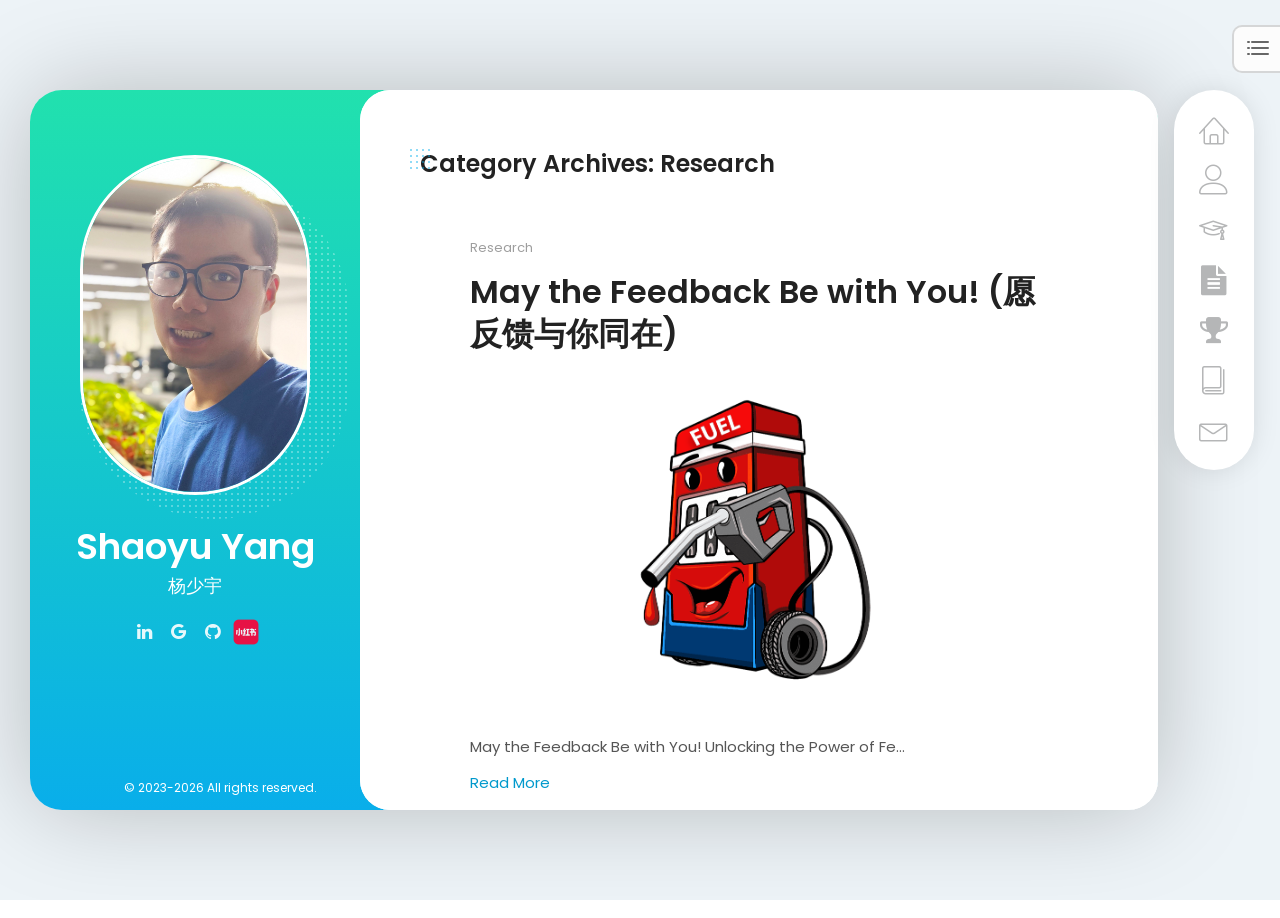
<file: category/research/index.html>
<!DOCTYPE html>
<html lang="zh-Hans">

<head><meta charset="UTF-8">
    
    <meta name="viewport" content="width=device-width, initial-scale=1.0, maximum-scale=1.0, user-scalable=no">
    <link rel="profile" href="//gmpg.org/xfn/11">
    <title>Research – shaoyuyang</title>
<meta name="robots" content="max-image-preview:large">
	<style>img:is([sizes="auto" i], [sizes^="auto," i]) { contain-intrinsic-size: 3000px 1500px }</style>
	<link rel="dns-prefetch" href="//fonts.googleapis.com">
<link rel="alternate" type="application/rss+xml" title="shaoyuyang » Feed" href="https://shaoyuyoung.github.io/feed/">
<link rel="alternate" type="application/rss+xml" title="shaoyuyang » 评论 Feed" href="https://shaoyuyoung.github.io/comments/feed/">
<link rel="alternate" type="application/rss+xml" title="shaoyuyang » Research 分类 Feed" href="https://shaoyuyoung.github.io/category/research/feed/">
<script type="text/javascript">
/* <![CDATA[ */
window._wpemojiSettings = {"baseUrl":"https:\/\/s.w.org\/images\/core\/emoji\/16.0.1\/72x72\/","ext":".png","svgUrl":"https:\/\/s.w.org\/images\/core\/emoji\/16.0.1\/svg\/","svgExt":".svg","source":{"concatemoji":"https:\/\/shaoyuyoung.github.io\/wp-includes\/js\/wp-emoji-release.min.js?ver=6.8.11"}};
/*! This file is auto-generated */
!function(s,n){var o,i,e;function c(e){try{var t={supportTests:e,timestamp:(new Date).valueOf()};sessionStorage.setItem(o,JSON.stringify(t))}catch(e){}}function p(e,t,n){e.clearRect(0,0,e.canvas.width,e.canvas.height),e.fillText(t,0,0);var t=new Uint32Array(e.getImageData(0,0,e.canvas.width,e.canvas.height).data),a=(e.clearRect(0,0,e.canvas.width,e.canvas.height),e.fillText(n,0,0),new Uint32Array(e.getImageData(0,0,e.canvas.width,e.canvas.height).data));return t.every(function(e,t){return e===a[t]})}function u(e,t){e.clearRect(0,0,e.canvas.width,e.canvas.height),e.fillText(t,0,0);for(var n=e.getImageData(16,16,1,1),a=0;a<n.data.length;a++)if(0!==n.data[a])return!1;return!0}function f(e,t,n,a){switch(t){case"flag":return n(e,"\ud83c\udff3\ufe0f\u200d\u26a7\ufe0f","\ud83c\udff3\ufe0f\u200b\u26a7\ufe0f")?!1:!n(e,"\ud83c\udde8\ud83c\uddf6","\ud83c\udde8\u200b\ud83c\uddf6")&&!n(e,"\ud83c\udff4\udb40\udc67\udb40\udc62\udb40\udc65\udb40\udc6e\udb40\udc67\udb40\udc7f","\ud83c\udff4\u200b\udb40\udc67\u200b\udb40\udc62\u200b\udb40\udc65\u200b\udb40\udc6e\u200b\udb40\udc67\u200b\udb40\udc7f");case"emoji":return!a(e,"\ud83e\udedf")}return!1}function g(e,t,n,a){var r="undefined"!=typeof WorkerGlobalScope&&self instanceof WorkerGlobalScope?new OffscreenCanvas(300,150):s.createElement("canvas"),o=r.getContext("2d",{willReadFrequently:!0}),i=(o.textBaseline="top",o.font="600 32px Arial",{});return e.forEach(function(e){i[e]=t(o,e,n,a)}),i}function t(e){var t=s.createElement("script");t.src=e,t.defer=!0,s.head.appendChild(t)}"undefined"!=typeof Promise&&(o="wpEmojiSettingsSupports",i=["flag","emoji"],n.supports={everything:!0,everythingExceptFlag:!0},e=new Promise(function(e){s.addEventListener("DOMContentLoaded",e,{once:!0})}),new Promise(function(t){var n=function(){try{var e=JSON.parse(sessionStorage.getItem(o));if("object"==typeof e&&"number"==typeof e.timestamp&&(new Date).valueOf()<e.timestamp+604800&&"object"==typeof e.supportTests)return e.supportTests}catch(e){}return null}();if(!n){if("undefined"!=typeof Worker&&"undefined"!=typeof OffscreenCanvas&&"undefined"!=typeof URL&&URL.createObjectURL&&"undefined"!=typeof Blob)try{var e="postMessage("+g.toString()+"("+[JSON.stringify(i),f.toString(),p.toString(),u.toString()].join(",")+"));",a=new Blob([e],{type:"text/javascript"}),r=new Worker(URL.createObjectURL(a),{name:"wpTestEmojiSupports"});return void(r.onmessage=function(e){c(n=e.data),r.terminate(),t(n)})}catch(e){}c(n=g(i,f,p,u))}t(n)}).then(function(e){for(var t in e)n.supports[t]=e[t],n.supports.everything=n.supports.everything&&n.supports[t],"flag"!==t&&(n.supports.everythingExceptFlag=n.supports.everythingExceptFlag&&n.supports[t]);n.supports.everythingExceptFlag=n.supports.everythingExceptFlag&&!n.supports.flag,n.DOMReady=!1,n.readyCallback=function(){n.DOMReady=!0}}).then(function(){return e}).then(function(){var e;n.supports.everything||(n.readyCallback(),(e=n.source||{}).concatemoji?t(e.concatemoji):e.wpemoji&&e.twemoji&&(t(e.twemoji),t(e.wpemoji)))}))}((window,document),window._wpemojiSettings);
/* ]]> */
</script>
<style id="wp-emoji-styles-inline-css" type="text/css">

	img.wp-smiley, img.emoji {
		display: inline !important;
		border: none !important;
		box-shadow: none !important;
		height: 1em !important;
		width: 1em !important;
		margin: 0 0.07em !important;
		vertical-align: -0.1em !important;
		background: none !important;
		padding: 0 !important;
	}
</style>
<style id="classic-theme-styles-inline-css" type="text/css">
/*! This file is auto-generated */
.wp-block-button__link{color:#fff;background-color:#32373c;border-radius:9999px;box-shadow:none;text-decoration:none;padding:calc(.667em + 2px) calc(1.333em + 2px);font-size:1.125em}.wp-block-file__button{background:#32373c;color:#fff;text-decoration:none}
</style>
<style id="global-styles-inline-css" type="text/css">
:root{--wp--preset--aspect-ratio--square: 1;--wp--preset--aspect-ratio--4-3: 4/3;--wp--preset--aspect-ratio--3-4: 3/4;--wp--preset--aspect-ratio--3-2: 3/2;--wp--preset--aspect-ratio--2-3: 2/3;--wp--preset--aspect-ratio--16-9: 16/9;--wp--preset--aspect-ratio--9-16: 9/16;--wp--preset--color--black: #000000;--wp--preset--color--cyan-bluish-gray: #abb8c3;--wp--preset--color--white: #ffffff;--wp--preset--color--pale-pink: #f78da7;--wp--preset--color--vivid-red: #cf2e2e;--wp--preset--color--luminous-vivid-orange: #ff6900;--wp--preset--color--luminous-vivid-amber: #fcb900;--wp--preset--color--light-green-cyan: #7bdcb5;--wp--preset--color--vivid-green-cyan: #00d084;--wp--preset--color--pale-cyan-blue: #8ed1fc;--wp--preset--color--vivid-cyan-blue: #0693e3;--wp--preset--color--vivid-purple: #9b51e0;--wp--preset--color--cornflower-blue: #7066ff;--wp--preset--color--emerald: #54ca95;--wp--preset--color--shakespeare: #55c0ce;--wp--preset--color--persimmon: #fc6158;--wp--preset--color--azure-radiance: #007ced;--wp--preset--color--neon-carrot: #ff9638;--wp--preset--color--burnt-sienna: #ef5555;--wp--preset--color--blue-bayoux: #4a6583;--wp--preset--color--cerulean: #0099e5;--wp--preset--color--saffron: #f8b732;--wp--preset--color--java: #10b9b2;--wp--preset--color--carnation: #ef5565;--wp--preset--color--very-light-gray: #f5f5f5;--wp--preset--color--light-gray: #e5e5e5;--wp--preset--color--dark-gray: #555;--wp--preset--color--very-dark-gray: #333;--wp--preset--gradient--vivid-cyan-blue-to-vivid-purple: linear-gradient(135deg,rgba(6,147,227,1) 0%,rgb(155,81,224) 100%);--wp--preset--gradient--light-green-cyan-to-vivid-green-cyan: linear-gradient(135deg,rgb(122,220,180) 0%,rgb(0,208,130) 100%);--wp--preset--gradient--luminous-vivid-amber-to-luminous-vivid-orange: linear-gradient(135deg,rgba(252,185,0,1) 0%,rgba(255,105,0,1) 100%);--wp--preset--gradient--luminous-vivid-orange-to-vivid-red: linear-gradient(135deg,rgba(255,105,0,1) 0%,rgb(207,46,46) 100%);--wp--preset--gradient--very-light-gray-to-cyan-bluish-gray: linear-gradient(135deg,rgb(238,238,238) 0%,rgb(169,184,195) 100%);--wp--preset--gradient--cool-to-warm-spectrum: linear-gradient(135deg,rgb(74,234,220) 0%,rgb(151,120,209) 20%,rgb(207,42,186) 40%,rgb(238,44,130) 60%,rgb(251,105,98) 80%,rgb(254,248,76) 100%);--wp--preset--gradient--blush-light-purple: linear-gradient(135deg,rgb(255,206,236) 0%,rgb(152,150,240) 100%);--wp--preset--gradient--blush-bordeaux: linear-gradient(135deg,rgb(254,205,165) 0%,rgb(254,45,45) 50%,rgb(107,0,62) 100%);--wp--preset--gradient--luminous-dusk: linear-gradient(135deg,rgb(255,203,112) 0%,rgb(199,81,192) 50%,rgb(65,88,208) 100%);--wp--preset--gradient--pale-ocean: linear-gradient(135deg,rgb(255,245,203) 0%,rgb(182,227,212) 50%,rgb(51,167,181) 100%);--wp--preset--gradient--electric-grass: linear-gradient(135deg,rgb(202,248,128) 0%,rgb(113,206,126) 100%);--wp--preset--gradient--midnight: linear-gradient(135deg,rgb(2,3,129) 0%,rgb(40,116,252) 100%);--wp--preset--font-size--small: 13px;--wp--preset--font-size--medium: 20px;--wp--preset--font-size--large: 36px;--wp--preset--font-size--x-large: 42px;--wp--preset--spacing--20: 0.44rem;--wp--preset--spacing--30: 0.67rem;--wp--preset--spacing--40: 1rem;--wp--preset--spacing--50: 1.5rem;--wp--preset--spacing--60: 2.25rem;--wp--preset--spacing--70: 3.38rem;--wp--preset--spacing--80: 5.06rem;--wp--preset--shadow--natural: 6px 6px 9px rgba(0, 0, 0, 0.2);--wp--preset--shadow--deep: 12px 12px 50px rgba(0, 0, 0, 0.4);--wp--preset--shadow--sharp: 6px 6px 0px rgba(0, 0, 0, 0.2);--wp--preset--shadow--outlined: 6px 6px 0px -3px rgba(255, 255, 255, 1), 6px 6px rgba(0, 0, 0, 1);--wp--preset--shadow--crisp: 6px 6px 0px rgba(0, 0, 0, 1);}:where(.is-layout-flex){gap: 0.5em;}:where(.is-layout-grid){gap: 0.5em;}body .is-layout-flex{display: flex;}.is-layout-flex{flex-wrap: wrap;align-items: center;}.is-layout-flex > :is(*, div){margin: 0;}body .is-layout-grid{display: grid;}.is-layout-grid > :is(*, div){margin: 0;}:where(.wp-block-columns.is-layout-flex){gap: 2em;}:where(.wp-block-columns.is-layout-grid){gap: 2em;}:where(.wp-block-post-template.is-layout-flex){gap: 1.25em;}:where(.wp-block-post-template.is-layout-grid){gap: 1.25em;}.has-black-color{color: var(--wp--preset--color--black) !important;}.has-cyan-bluish-gray-color{color: var(--wp--preset--color--cyan-bluish-gray) !important;}.has-white-color{color: var(--wp--preset--color--white) !important;}.has-pale-pink-color{color: var(--wp--preset--color--pale-pink) !important;}.has-vivid-red-color{color: var(--wp--preset--color--vivid-red) !important;}.has-luminous-vivid-orange-color{color: var(--wp--preset--color--luminous-vivid-orange) !important;}.has-luminous-vivid-amber-color{color: var(--wp--preset--color--luminous-vivid-amber) !important;}.has-light-green-cyan-color{color: var(--wp--preset--color--light-green-cyan) !important;}.has-vivid-green-cyan-color{color: var(--wp--preset--color--vivid-green-cyan) !important;}.has-pale-cyan-blue-color{color: var(--wp--preset--color--pale-cyan-blue) !important;}.has-vivid-cyan-blue-color{color: var(--wp--preset--color--vivid-cyan-blue) !important;}.has-vivid-purple-color{color: var(--wp--preset--color--vivid-purple) !important;}.has-black-background-color{background-color: var(--wp--preset--color--black) !important;}.has-cyan-bluish-gray-background-color{background-color: var(--wp--preset--color--cyan-bluish-gray) !important;}.has-white-background-color{background-color: var(--wp--preset--color--white) !important;}.has-pale-pink-background-color{background-color: var(--wp--preset--color--pale-pink) !important;}.has-vivid-red-background-color{background-color: var(--wp--preset--color--vivid-red) !important;}.has-luminous-vivid-orange-background-color{background-color: var(--wp--preset--color--luminous-vivid-orange) !important;}.has-luminous-vivid-amber-background-color{background-color: var(--wp--preset--color--luminous-vivid-amber) !important;}.has-light-green-cyan-background-color{background-color: var(--wp--preset--color--light-green-cyan) !important;}.has-vivid-green-cyan-background-color{background-color: var(--wp--preset--color--vivid-green-cyan) !important;}.has-pale-cyan-blue-background-color{background-color: var(--wp--preset--color--pale-cyan-blue) !important;}.has-vivid-cyan-blue-background-color{background-color: var(--wp--preset--color--vivid-cyan-blue) !important;}.has-vivid-purple-background-color{background-color: var(--wp--preset--color--vivid-purple) !important;}.has-black-border-color{border-color: var(--wp--preset--color--black) !important;}.has-cyan-bluish-gray-border-color{border-color: var(--wp--preset--color--cyan-bluish-gray) !important;}.has-white-border-color{border-color: var(--wp--preset--color--white) !important;}.has-pale-pink-border-color{border-color: var(--wp--preset--color--pale-pink) !important;}.has-vivid-red-border-color{border-color: var(--wp--preset--color--vivid-red) !important;}.has-luminous-vivid-orange-border-color{border-color: var(--wp--preset--color--luminous-vivid-orange) !important;}.has-luminous-vivid-amber-border-color{border-color: var(--wp--preset--color--luminous-vivid-amber) !important;}.has-light-green-cyan-border-color{border-color: var(--wp--preset--color--light-green-cyan) !important;}.has-vivid-green-cyan-border-color{border-color: var(--wp--preset--color--vivid-green-cyan) !important;}.has-pale-cyan-blue-border-color{border-color: var(--wp--preset--color--pale-cyan-blue) !important;}.has-vivid-cyan-blue-border-color{border-color: var(--wp--preset--color--vivid-cyan-blue) !important;}.has-vivid-purple-border-color{border-color: var(--wp--preset--color--vivid-purple) !important;}.has-vivid-cyan-blue-to-vivid-purple-gradient-background{background: var(--wp--preset--gradient--vivid-cyan-blue-to-vivid-purple) !important;}.has-light-green-cyan-to-vivid-green-cyan-gradient-background{background: var(--wp--preset--gradient--light-green-cyan-to-vivid-green-cyan) !important;}.has-luminous-vivid-amber-to-luminous-vivid-orange-gradient-background{background: var(--wp--preset--gradient--luminous-vivid-amber-to-luminous-vivid-orange) !important;}.has-luminous-vivid-orange-to-vivid-red-gradient-background{background: var(--wp--preset--gradient--luminous-vivid-orange-to-vivid-red) !important;}.has-very-light-gray-to-cyan-bluish-gray-gradient-background{background: var(--wp--preset--gradient--very-light-gray-to-cyan-bluish-gray) !important;}.has-cool-to-warm-spectrum-gradient-background{background: var(--wp--preset--gradient--cool-to-warm-spectrum) !important;}.has-blush-light-purple-gradient-background{background: var(--wp--preset--gradient--blush-light-purple) !important;}.has-blush-bordeaux-gradient-background{background: var(--wp--preset--gradient--blush-bordeaux) !important;}.has-luminous-dusk-gradient-background{background: var(--wp--preset--gradient--luminous-dusk) !important;}.has-pale-ocean-gradient-background{background: var(--wp--preset--gradient--pale-ocean) !important;}.has-electric-grass-gradient-background{background: var(--wp--preset--gradient--electric-grass) !important;}.has-midnight-gradient-background{background: var(--wp--preset--gradient--midnight) !important;}.has-small-font-size{font-size: var(--wp--preset--font-size--small) !important;}.has-medium-font-size{font-size: var(--wp--preset--font-size--medium) !important;}.has-large-font-size{font-size: var(--wp--preset--font-size--large) !important;}.has-x-large-font-size{font-size: var(--wp--preset--font-size--x-large) !important;}
:where(.wp-block-post-template.is-layout-flex){gap: 1.25em;}:where(.wp-block-post-template.is-layout-grid){gap: 1.25em;}
:where(.wp-block-columns.is-layout-flex){gap: 2em;}:where(.wp-block-columns.is-layout-grid){gap: 2em;}
:root :where(.wp-block-pullquote){font-size: 1.5em;line-height: 1.6;}
</style>
<link rel="stylesheet" id="font-awesome-css" href="https://shaoyuyoung.github.io/wp-content/plugins/elementor/assets/lib/font-awesome/css/font-awesome.min.css?ver=4.7.0" type="text/css" media="all">
<link rel="stylesheet" id="jquery-lazyloadxt-spinner-css-css" href="https://shaoyuyoung.github.io/wp-content/plugins/a3-lazy-load/assets/css/jquery.lazyloadxt.spinner.css?ver=6.8.11" type="text/css" media="all">
<link rel="stylesheet" id="a3a3_lazy_load-css" href="https://shaoyuyoung.github.io/wp-content/uploads/sass/a3_lazy_load.min.css?ver=1740050807" type="text/css" media="all">
<link rel="stylesheet" id="bootstrap-css" href="https://shaoyuyoung.github.io/wp-content/themes/breezycv/css/bootstrap.min.css?ver=4.0.0" type="text/css" media="all">
<link rel="stylesheet" id="normalize-css" href="https://shaoyuyoung.github.io/wp-content/themes/breezycv/css/normalize.css?ver=1.0" type="text/css" media="all">
<link rel="stylesheet" id="owl-carousel-css" href="https://shaoyuyoung.github.io/wp-content/themes/breezycv/css/owl.carousel.css?ver=2.0" type="text/css" media="all">
<link rel="stylesheet" id="perfect-scrollbar-css" href="https://shaoyuyoung.github.io/wp-content/themes/breezycv/css/perfect-scrollbar.css?ver=2.0" type="text/css" media="all">
<link rel="stylesheet" id="animations-css" href="https://shaoyuyoung.github.io/wp-content/themes/breezycv/css/animations.css?ver=1.0" type="text/css" media="all">
<link rel="stylesheet" id="magnific-popup-css" href="https://shaoyuyoung.github.io/wp-content/themes/breezycv/css/magnific-popup.css?ver=1.3.0" type="text/css" media="all">
<link rel="stylesheet" id="fw-option-type-icon-v2-pack-linear-icons-css" href="https://shaoyuyoung.github.io/wp-content/themes/breezycv/css/linearicons/style.css?ver=2.7.31" type="text/css" media="all">
<link rel="stylesheet" id="fw-option-type-icon-v2-pack-font-awesomefw-css" href="https://shaoyuyoung.github.io/wp-content/themes/breezycv/css/font-awesome/css/font-awesome.min.css?ver=2.7.31" type="text/css" media="all">
<link rel="stylesheet" id="breezycv-main-styles-css" href="https://shaoyuyoung.github.io/wp-content/themes/breezycv/css/main.css?ver=1.5.6" type="text/css" media="all">
<link rel="stylesheet" id="breezycv-customization-css" href="https://shaoyuyoung.github.io/wp-content/themes/breezycv/css/customization.css?ver=1.5.6" type="text/css" media="all">
<style id="breezycv-customization-inline-css" type="text/css">

        .page-content {
            max-width: 1280px;
        }
        @media only screen and (min-width: 1024px){
            .page-content {
                border-radius: 32px;
                
            }
            .animated-section,
            .section-content,
            .single-page-content,
            .content-wrapper {
               border-radius: 30px; 
            }
        }

        /* ============================================================================= 
        2. Typography
        ============================================================================= */
        body,
        p,
        .elementor .elementor-widget-icon-box .elementor-icon-box-content .elementor-icon-box-description {
            font-family: "Poppins", Helvetica, sans-serif;
            font-size: 15px;
            font-weight: 0;
            font-style: normal;
            line-height: 1.75em;
            color: #555;
        }

        .form-control,
        .form-control:focus,
        .has-error .form-control,
        .has-error .form-control:focus {
            font-family: "Poppins", Helvetica, sans-serif;
        }

        h1, h2, h3, h4, h5, h6 {
            font-family: "Poppins", Helvetica, sans-serif;
            font-weight: 600;
            font-style: normal;
            color: #222;
        }

        .logo-text, .logo-symbol {
            font-family: "Poppins", Helvetica, sans-serif;
        }

        h1 {
            font-size: 32px;
            color: #222;
        }
        h2 {
            font-size: 24px;
            color: #222;
        }
        h3 {
            font-size: 18px;
            color: #222;
        }
        h4 {
            font-size: 16px;
            color: #222;
        }
        h5 {
            font-size: 14px;
            color: #222;
        }
        h6 {
            font-size: 12px;
            color: #222;
        }

        .testimonial-author {
            font-family: "Poppins", Helvetica, sans-serif;
            font-weight: 600;
            font-style: normal;
            color: #222;
        }

        .timeline-item .item-period,
        .mobile-site-title {
            font-family: "Poppins", Helvetica, sans-serif;
        }

        .form-control,
        .form-control:focus,
        .has-error .form-control,
        .has-error .form-control:focus,
        input[type="search"],
        input[type="password"],
        input[type="text"],
        .header-search input.form-control {
            font-family: "Poppins", Helvetica, sans-serif;
            font-weight: 0;
            font-style: normal;
        }

        .btn-primary, .btn-secondary, button, input[type="button"], input[type="submit"] {
            font-family: "Poppins", Helvetica, sans-serif;
        }


        /* ============================================================================= 
        3. Logo
        ============================================================================= */
        .header-photo,
        .header-photo img {
            
        height: auto;
        max-height: 340px;
        
            
        width: auto;
        max-width: 340px;
        
        }


        
        .logo-text {
            line-height: 340px;
            margin-left: 10px;
        }
        

        

        

        /* ============================================================================= 
        4. Backgrounds
        ============================================================================= */
        
        html {
            background: -webkit-gradient(linear, left top, left bottom, from(#edf3f7), to(#edf3f7));
            background: linear-gradient(#edf3f7, #edf3f7);
        }
        body {
            background-color: transparent;
        }
    
    .lm-animated-bg {
        position: absolute;
        width: auto;
        height: auto;
        top: -18px;
        left: -18px;
        right: -18px;
        bottom: -18px;
        background-image: url();
        background-position: center center;
        background-size: cover;
        background-repeat: no-repeat;
        z-index: -1;
    }
    

        .animated-section > .section-content,
        .single-page-content > .content-wrapper,
        .page-portfolio-loaded,
        .single-post .site-content .post-content {
            background-color: #fff;
        }

        .btn-primary:hover,
        .btn-primary:focus,
        .elementor .btn-primary:hover,
        .elementor .btn-primary:focus,
        button:hover,
        button:focus,
        input[type="button"]:hover,
        input[type="button"]:focus,
        input[type="submit"]:hover,
        input[type="submit"]:focus,
        .elementor .skill-percentage,
        .elementor .service-icon,
        .lm-pricing .lm-package-wrap.highlight-col .lm-heading-row span:after,
        .portfolio-page-nav > div.nav-item a:hover,
        .elementor .testimonials.owl-carousel .owl-nav .owl-prev:hover,
        .elementor .testimonials.owl-carousel .owl-nav .owl-next:hover,
        .elementor .clients.owl-carousel .owl-nav .owl-prev:hover,
        .elementor .clients.owl-carousel .owl-nav .owl-next:hover,
        .elementor .fw-pricing .fw-package-wrap.highlight-col .fw-heading-row span:after,
        .cat-links li a,
        .cat-links li a:hover,
        .calendar_wrap td#today,
        .nothing-found p,
        .elementor .portfolio-grid figure .portfolio-preview-desc h5:after,
        .preloader-spinner,
        .elementor .info-list li .title:after,
        .elementor .clients.owl-carousel .owl-dot.active span,
        .elementor .clients.owl-carousel .owl-dot:hover span,
        .elementor .testimonials.owl-carousel .owl-dot.active span,
        .elementor .testimonials.owl-carousel .owl-dot:hover span,
        .logo-symbol,
        .elementor .fw-pricing .fw-package.highlight .fw-heading-row span:after,
        .ps:hover>.ps__scrollbar-y-rail:hover>.ps__scrollbar-y,
        .elementor .knowledges li,
        .elementor .timeline .divider:before {
            background-color: #09aeea;
        }

        @media only screen and (min-width: 1025px) {
            ul.main-menu .link-text {
                background-color: #09aeea;
            }
        }

        @media only screen and (max-width: 1024px) {
            .menu-toggle {
                background-color: #09aeea;
            }
        }


        .blog-sidebar .sidebar-item {
            background-color: #fff;
        }

        .block-title:after, h3.comment-reply-title:after {
            background-image: -webkit-repeating-radial-gradient(center center, #09aeea, #09aeea 1px, transparent 0px, transparent 100%);
            background-image: -moz-repeating-radial-gradient(center center, #09aeea, #09aeea 1px, transparent 0px, transparent 100%);
            background-image: -ms-repeating-radial-gradient(center center, #09aeea, #09aeea 1px, transparent 0px, transparent 100%);
        }




        /* ============================================================================= 
        5. Colors
        ============================================================================= */
        a,
        .form-group-with-icon.form-group-focus i,
        .site-title span,
        .header-search button:hover,
        .header-search button:focus,
        .block-title h3 span,
        .header-search button:hover,
        .header-search button:focus,
        .ajax-page-nav > div.nav-item a:hover,
        .project-general-info .fa,
        .comment-author a:hover,
        .comment-list .pingback a:hover,
        .comment-list .trackback a:hover,
        .comment-metadata a:hover,
        .comment-reply-title small a:hover,
        .entry-title a:hover,
        .entry-content .edit-link a:hover,
        .post-navigation a:hover,
        .image-navigation a:hover,
        .elementor .portfolio-grid figure i,
        .share-buttons a:hover,
        .elementor .info-block-w-icon i,
        .elementor .lm-info-block i,
        .lmpixels-arrows-nav div:hover,
        .block-title h2 span, h3.comment-reply-title span,
        ul.main-menu .current-menu-item a,
        .elementor .block-title h2 span,
        .elementor .fun-fact i,
        .elementor .testimonial .author-info .icon,
        .elementor .header-buttons .btn-primary:hover,
        .elementor .form-group:not(.form-group-checkbox) .form-control:focus ~ label,
        .elementor .form-group.form-group-focus:not(.form-group-checkbox) .form-control ~ label,
        .elementor .info-list li .title,
        .header-buttons .btn-primary:hover {
            color: #09aeea;
        }

        a,
        .entry-meta:not(.entry-tags-share) a:hover {
            color: #0099cc;
        }

        a:hover,
        .post-navigation .meta-nav:hover {
            color: #006699;
        }

        .wp-block-pullquote.is-style-solid-color {
            background-color: #09aeea;
        }

        .wp-block-button:not(.is-style-outline) .wp-block-button__link:not(.has-background),
        .wp-block-button.is-style-outline .wp-block-button__link:active,
        .wp-block-button.is-style-outline .wp-block-button__link:focus,
        .wp-block-button.is-style-outline .wp-block-button__link:hover {
            background-color: #09aeea;
        }

        @media only screen and (min-width: 1025px) {
            ul.main-menu a.active,
            ul.main-menu a:focus,
            ul.main-menu a:hover {
                color: #09aeea;
            }
        }

        @media only screen and (max-width: 1024px) {
            .header {
                background-color: #09aeea;
            }
        }




        /* ============================================================================= 
        6. Borders
        ============================================================================= */
        .logo-symbol,
        .btn-primary,
        .elementor .btn-primary,
        button,
        input[type="button"],
        input[type="submit"],
        .btn-primary:hover,
        .btn-primary:focus,
        button:hover,
        button:focus,
        input[type="button"]:hover,
        input[type="button"]:focus,
        input[type="submit"]:hover,
        input[type="submit"]:focus,
        .form-control + .form-control-border,
        .elementor .timeline-item,
        .elementor .timeline-item:before,
        .page-links a:hover,
        .paging-navigation .page-numbers.current,
        .paging-navigation .page-numbers:hover,
        .paging-navigation .page-numbers:focus,
        .portfolio-grid figure .portfolio-preview-desc h5:after,
        .paging-navigation a:hover,
        .skill-container,
        .btn-primary, button, input[type="button"], input[type="submit"],
        .blog-sidebar ul li:before,
        .elementor .share-buttons a:hover,
        .elementor .testimonials.owl-carousel .owl-nav .owl-prev:hover,
        .elementor .testimonials.owl-carousel .owl-nav .owl-next:hover,
        .elementor .clients.owl-carousel .owl-nav .owl-prev:hover,
        .elementor .clients.owl-carousel .owl-nav .owl-next:hover,
        .wp-block-pullquote,
        .wp-block-button .wp-block-button__link,
        .elementor .timeline-item h5.item-period,
        .form-control ~ .form-control-border,
        .elementor .form-control ~ .form-control-border,
        .elementor .timeline .divider:after {
            border-color: #09aeea;
        }

        @media only screen and (max-width: 1024px) {
            .lmpixels-arrows-nav {
                border-color: #09aeea;
            }
        }


        /* ============================================================================= 
        7. Page Titles and Page Content Area
        ============================================================================= */
        .page-title:after {
            background-image: -webkit-repeating-radial-gradient(center center, #09aeea, #09aeea 1px, transparent 0px, transparent 100%);
            background-image: -moz-repeating-radial-gradient(center center, #09aeea, #09aeea 1px, transparent 0px, transparent 100%);
            background-image: -ms-repeating-radial-gradient(center center, #09aeea, #09aeea 1px, transparent 0px, transparent 100%);
        }

        .page-title h1 {
            color: #222;
            font-size: 32px;
            font-family: Poppins, Helvetica, sans-serif;
            font-weight: 600;
            font-style: normal;
            letter-spacing: 0px;
        }

        @media only screen and (max-width: 1024px) {
            .page-title h1 {
                font-size: 25.6px;
            }
        }

        .page-content {
            background: -webkit-gradient(linear, left top, left bottom, from(#21e1ae), to(#09aeea));
            background: linear-gradient(#21e1ae, #09aeea);
        }

        

        /* ============================================================================= 
        8. Custom Styles
        ============================================================================= */
        
    
</style>
<link rel="stylesheet" id="breezycv-google-fonts-css" href="http://fonts.googleapis.com/css?family=Poppins:100,100italic,200,200italic,300,300italic,regular,italic,500,500italic,600,600italic,700,700italic,800,800italic,900,900italic" type="text/css" media="all">
<script type="text/javascript" src="https://shaoyuyoung.github.io/wp-includes/js/jquery/jquery.min.js?ver=3.7.1" id="jquery-core-js"></script>
<script type="text/javascript" src="https://shaoyuyoung.github.io/wp-includes/js/jquery/jquery-migrate.min.js?ver=3.4.1" id="jquery-migrate-js"></script>
<link rel="https://api.w.org/" href="https://shaoyuyoung.github.io/wp-json/"><link rel="alternate" title="JSON" type="application/json" href="https://shaoyuyoung.github.io/wp-json/wp/v2/categories/19"><link rel="EditURI" type="application/rsd+xml" title="RSD" href="https://shaoyuyoung.github.io/xmlrpc.php?rsd">
<meta name="generator" content="WordPress 6.8.11">
<style type="text/css">.recentcomments a{display:inline !important;padding:0 !important;margin:0 !important;}</style>			<style>
				.e-con.e-parent:nth-of-type(n+4):not(.e-lazyloaded):not(.e-no-lazyload),
				.e-con.e-parent:nth-of-type(n+4):not(.e-lazyloaded):not(.e-no-lazyload) * {
					background-image: none !important;
				}
				@media screen and (max-height: 1024px) {
					.e-con.e-parent:nth-of-type(n+3):not(.e-lazyloaded):not(.e-no-lazyload),
					.e-con.e-parent:nth-of-type(n+3):not(.e-lazyloaded):not(.e-no-lazyload) * {
						background-image: none !important;
					}
				}
				@media screen and (max-height: 640px) {
					.e-con.e-parent:nth-of-type(n+2):not(.e-lazyloaded):not(.e-no-lazyload),
					.e-con.e-parent:nth-of-type(n+2):not(.e-lazyloaded):not(.e-no-lazyload) * {
						background-image: none !important;
					}
				}
			</style>
			<link rel="icon" href="https://shaoyuyoung.github.io/wp-content/uploads/2025/01/cropped-pixiu.webp" sizes="32x32">
<link rel="icon" href="https://shaoyuyoung.github.io/wp-content/uploads/2025/01/cropped-pixiu.webp" sizes="192x192">
<link rel="apple-touch-icon" href="https://shaoyuyoung.github.io/wp-content/uploads/2025/01/cropped-pixiu.webp">
<meta name="msapplication-TileImage" content="https://shaoyuyoung.github.io/wp-content/uploads/2025/01/cropped-pixiu.webp">
</head>

<body class="archive category category-research category-19 wp-embed-responsive wp-theme-breezycv eio-default masthead-fixed list-view full-width elementor-default elementor-kit-13">

<div class="lm-animated-bg"></div>
    
<!-- Loading animation -->
<div class="preloader">
  <div class="preloader-animation">
    <div class="preloader-spinner">
    </div>
  </div>
</div>
<!-- /Loading animation -->

<div class="page-wrapper bg-move-effect">
    <div class="page-content site-content">

        <header id="site_header" class="header mobile-menu-hide">
            <div class="header-content">
                <div class="header-photo">
                                        <a href="https://shaoyuyoung.github.io/">
                        <img src="https://shaoyuyoung.github.io/wp-content/uploads/2026/06/avtar-scaled.jpg" alt="image">
                    </a>
                                    </div>

                                <div class="header-titles">
                                            <a href="https://shaoyuyoung.github.io/">
                            <h2>Shaoyu Yang</h2>
                        </a>
                                                                <h4>杨少宇</h4>
                                    </div>
                            </div>

            <ul id="menu-vcard-menu" class="breezycv-classic-menu main-menu"><li id="menu-item-20" class="menu-item menu-item-type-post_type menu-item-object-page menu-item-has-icon"><a class="nav-anim" href="https://shaoyuyoung.github.io/#home" data-object="page"><span class="menu-icon lnr lnr-home"></span> <span class="link-text">Home</span></a></li>
<li id="menu-item-30" class="menu-item menu-item-type-post_type menu-item-object-page menu-item-has-icon"><a class="nav-anim" href="https://shaoyuyoung.github.io/#about-me" data-object="page"><span class="menu-icon lnr lnr-user"></span> <span class="link-text">About Me</span></a></li>
<li id="menu-item-61" class="menu-item menu-item-type-post_type menu-item-object-page menu-item-has-icon"><a class="nav-anim" href="https://shaoyuyoung.github.io/#resume" data-object="page"><span class="menu-icon lnr lnr-graduation-hat"></span> <span class="link-text">Resume</span></a></li>
<li id="menu-item-212" class="menu-item menu-item-type-post_type menu-item-object-page menu-item-has-icon"><a class="nav-anim" href="https://shaoyuyoung.github.io/#publication" data-object="page"><span class="menu-icon fafw fafw-file-text"></span> <span class="link-text">Publication</span></a></li>
<li id="menu-item-515" class="menu-item menu-item-type-post_type menu-item-object-page menu-item-has-icon"><a class="nav-anim" href="https://shaoyuyoung.github.io/#awards" data-object="page"><span class="menu-icon fafw fafw-trophy"></span> <span class="link-text">Awards</span></a></li>
<li id="menu-item-107" class="menu-item menu-item-type-post_type menu-item-object-page menu-item-has-icon"><a class="nav-anim" href="https://shaoyuyoung.github.io/#blog" data-object="page"><span class="menu-icon lnr lnr-book"></span> <span class="link-text">Blog</span></a></li>
<li id="menu-item-111" class="menu-item menu-item-type-post_type menu-item-object-page menu-item-has-icon"><a class="nav-anim" href="https://shaoyuyoung.github.io/#contact" data-object="page"><span class="menu-icon lnr lnr-envelope"></span> <span class="link-text">Contact</span></a></li>
</ul>
             <!-- Social Links -->
                        <div class="social-links">
              <ul>
                                    <li>
                        <a href="https://www.linkedin.com/in/shaoyu-yang-325b092a8" target="_blank">
                                                                                        <i class="fafw fafw-linkedin"></i>
                                                    </a>
                    </li>
                                      <li>
                        <a href="https://scholar.google.com/citations?hl=zh-CN&amp;user=xjXyBgUAAAAJ" target="_blank">
                                                                                        <i class="fafw fafw-google"></i>
                                                    </a>
                    </li>
                                      <li>
                        <a href="https://github.com/shaoyuyoung" target="_blank">
                                                                                        <i class="fafw fafw-github"></i>
                                                    </a>
                    </li>
                                      <li>
                        <a href="https://shaoyuyoung.github.io/wp-content/uploads/2026/01/xiaohongshulink.jpg" target="_blank">
                                                            <img src="https://shaoyuyoung.github.io/wp-content/uploads/2026/01/xiaohongshu.png" alt="xiaohongshu">
                                                                                </a>
                    </li>
                                </ul>
            </div>
                        <!-- /Social Links -->

            <!-- Buttons -->
                                                    <!-- /Buttons -->

            <!-- Copyrights -->
                        <div class="copyrights">© 2023-2026 All rights reserved.</div>
                        <!-- /Copyrights -->
        </header>

        <div class="mobile-site-title mobile-visible">
            <a href="https://shaoyuyoung.github.io/">
                Shaoyu Yang            </a>
        </div>

        <!-- Mobile Navigation -->
        <div class="menu-toggle">
            <span></span>
            <span></span>
            <span></span>
        </div>
        <!-- End Mobile Navigation -->

        <div class="content-area single-page-area">
    <div class="single-page-content">
        <div class="content-wrapper">
			
				<h2 class="page-title">Category Archives: Research</h2>

			
<article id="post-2382" class="post-2382 post type-post status-publish format-standard has-post-thumbnail hentry category-research">

	<header class="entry-header">
		<div class="entry-meta entry-meta-top">
			<span><a href="https://shaoyuyoung.github.io/category/research/" rel="category tag">Research</a></span> 					</div><!-- .entry-meta -->

				<h3 class="entry-title"><a href="https://shaoyuyoung.github.io/fuel/" rel="bookmark">May the Feedback Be with You! (愿反馈与你同在)</a></h3>	</header><!-- .entry-header -->

	
			<a class="post-thumbnail" href="https://shaoyuyoung.github.io/fuel/">
				<img fetchpriority="high" width="1501" height="650" src="https://shaoyuyoung.github.io/wp-content/plugins/a3-lazy-load/assets/images/lazy_placeholder.gif" data-lazy-type="image" data-src="https://shaoyuyoung.github.io/wp-content/uploads/2025/06/FUEL-blog.png" class="lazy lazy-hidden attachment-full size-full wp-post-image" alt="" decoding="async" srcset="" data-srcset="https://shaoyuyoung.github.io/wp-content/uploads/2025/06/FUEL-blog.png 1501w, https://shaoyuyoung.github.io/wp-content/uploads/2025/06/FUEL-blog-300x130.png 300w, https://shaoyuyoung.github.io/wp-content/uploads/2025/06/FUEL-blog-1024x443.png 1024w, https://shaoyuyoung.github.io/wp-content/uploads/2025/06/FUEL-blog-768x333.png 768w" sizes="(max-width: 1501px) 100vw, 1501px"><noscript><img width="1501" height="650" src="https://shaoyuyoung.github.io/wp-content/uploads/2025/06/FUEL-blog.png" class="attachment-full size-full wp-post-image" alt="" decoding="async" srcset="https://shaoyuyoung.github.io/wp-content/uploads/2025/06/FUEL-blog.png 1501w, https://shaoyuyoung.github.io/wp-content/uploads/2025/06/FUEL-blog-300x130.png 300w, https://shaoyuyoung.github.io/wp-content/uploads/2025/06/FUEL-blog-1024x443.png 1024w, https://shaoyuyoung.github.io/wp-content/uploads/2025/06/FUEL-blog-768x333.png 768w" sizes="(max-width: 1501px) 100vw, 1501px"></noscript>			</a>

		
	<div class="post-content">
				<div class="entry-summary">
			<p>May the Feedback Be with You! Unlocking the Power of Fe…</p>
<p><a class="read-more" href="https://shaoyuyoung.github.io/fuel/">Read More</a></p>
		</div><!-- .entry-summary -->
		
				<div class="entry-meta entry-meta-bottom">
					<div class="date-author">
			<span class="entry-date"><a href="https://shaoyuyoung.github.io/fuel/" rel="bookmark"><i class="fa fa-fw fa-clock-o"></i> <time class="entry-date" datetime="2025-06-25T09:56:11+08:00">2025年6月25日</time></a></span><span class="author vcard"><a class="url fn n" href="https://shaoyuyoung.github.io/author/shaoyuyoung/" rel="author"><i class="fa fa-fw fa-user"></i> shaoyuyoung</a></span> 			</div>
						<!-- Share Buttons -->
			<div class="entry-share btn-group share-buttons">
				        <a href="https://www.facebook.com/sharer/sharer.php?u=https://shaoyuyoung.github.io/fuel/" onclick="javascript:window.open(this.href, '', 'menubar=no,toolbar=no,resizable=yes,scrollbars=yes,height=300,width=600');return false;" class="btn" target="_blank" title="Share on Facebook">
            <i class="fa fa-facebook"></i>
        </a>
        <a href="https://twitter.com/share?url=https://shaoyuyoung.github.io/fuel/" onclick="javascript:window.open(this.href, '', 'menubar=no,toolbar=no,resizable=yes,scrollbars=yes,height=300,width=600');return false;" class="btn" target="_blank" title="Share on Twitter">
            <i class="fa fa-twitter"></i>
        </a>
        <a href="http://www.linkedin.com/shareArticle?mini=true&amp;url=https://shaoyuyoung.github.io/fuel/" onclick="javascript:window.open(this.href,'', 'menubar=no,toolbar=no,resizable=yes,scrollbars=yes,height=600,width=600');return false;" class="btn" title="Share on LinkedIn">
            <i class="fa fa-linkedin"></i>
        </a>
        <a href="http://www.digg.com/submit?url=https://shaoyuyoung.github.io/fuel/" onclick="javascript:window.open(this.href,'', 'menubar=no,toolbar=no,resizable=yes,scrollbars=yes,height=600,width=600');return false;" class="btn" title="Share on Digg">
            <i class="fa fa-digg"></i>
        </a>
    			</div>
		<!-- /Share Buttons -->
				</div>
				<div class="post-tags">
					</div>
	</div>
</article><!-- #post-## -->
		</div>
    </div>
</div>
  
        </div>
        
	<div id="blog-sidebar" class="blog-sidebar hidden-sidebar">
		<div class="sidebar-toggle">
			<span></span>
			<span></span>
			<span></span>
		</div>
		<div class="blog-sidebar-content clearfix">
			<div class="sidebar-item"><form role="search" method="get" class="search-form" action="https://shaoyuyoung.github.io/">
				<label>
					<span class="screen-reader-text">搜索：</span>
					<input type="search" class="search-field" placeholder="搜索…" value="" name="s">
				</label>
				<input type="submit" class="search-submit" value="搜索">
			</form></div>
		<div class="sidebar-item">
		<div class="sidebar-title"><h4>近期文章</h4></div>
		<ul>
											<li>
					<a href="https://shaoyuyoung.github.io/moments/">🌠Moments</a>
									</li>
											<li>
					<a href="https://shaoyuyoung.github.io/fuel/">May the Feedback Be with You! (愿反馈与你同在)</a>
									</li>
											<li>
					<a href="https://shaoyuyoung.github.io/ai-infra-testing-2/">🛠️AI Infra Testing②: How to draft a good bug report for open-source community?</a>
									</li>
											<li>
					<a href="https://shaoyuyoung.github.io/ai-infra-testing-1/">🛠️AI Infra Testing①: PyTorch model introduction, debugging, and compiler correctness</a>
									</li>
					</ul>

		</div><div class="sidebar-item"><div class="sidebar-title"><h4>近期评论</h4></div><ul id="recentcomments"></ul></div>		</div>
	</div>
    </div>
	<script type="speculationrules">
{"prefetch":[{"source":"document","where":{"and":[{"href_matches":"\/*"},{"not":{"href_matches":["\/wp-*.php","\/wp-admin\/*","\/wp-content\/uploads\/*","\/wp-content\/*","\/wp-content\/plugins\/*","\/wp-content\/themes\/breezycv\/*","\/*\\?(.+)"]}},{"not":{"selector_matches":"a[rel~=\"nofollow\"]"}},{"not":{"selector_matches":".no-prefetch, .no-prefetch a"}}]},"eagerness":"conservative"}]}
</script>
			<script type='text/javascript'>
				const lazyloadRunObserver = () => {
					const lazyloadBackgrounds = document.querySelectorAll( `.e-con.e-parent:not(.e-lazyloaded)` );
					const lazyloadBackgroundObserver = new IntersectionObserver( ( entries ) => {
						entries.forEach( ( entry ) => {
							if ( entry.isIntersecting ) {
								let lazyloadBackground = entry.target;
								if( lazyloadBackground ) {
									lazyloadBackground.classList.add( 'e-lazyloaded' );
								}
								lazyloadBackgroundObserver.unobserve( entry.target );
							}
						});
					}, { rootMargin: '200px 0px 200px 0px' } );
					lazyloadBackgrounds.forEach( ( lazyloadBackground ) => {
						lazyloadBackgroundObserver.observe( lazyloadBackground );
					} );
				};
				const events = [
					'DOMContentLoaded',
					'elementor/lazyload/observe',
				];
				events.forEach( ( event ) => {
					document.addEventListener( event, lazyloadRunObserver );
				} );
			</script>
			<script type="text/javascript" id="jquery-lazyloadxt-js-extra">
/* <![CDATA[ */
var a3_lazyload_params = {"apply_images":"1","apply_videos":"1"};
/* ]]> */
</script>
<script type="text/javascript" src="https://shaoyuyoung.github.io/wp-content/plugins/a3-lazy-load/assets/js/jquery.lazyloadxt.extra.min.js?ver=2.7.3" id="jquery-lazyloadxt-js"></script>
<script type="text/javascript" src="https://shaoyuyoung.github.io/wp-content/plugins/a3-lazy-load/assets/js/jquery.lazyloadxt.srcset.min.js?ver=2.7.3" id="jquery-lazyloadxt-srcset-js"></script>
<script type="text/javascript" id="jquery-lazyloadxt-extend-js-extra">
/* <![CDATA[ */
var a3_lazyload_extend_params = {"edgeY":"0","horizontal_container_classnames":""};
/* ]]> */
</script>
<script type="text/javascript" src="https://shaoyuyoung.github.io/wp-content/plugins/a3-lazy-load/assets/js/jquery.lazyloadxt.extend.js?ver=2.7.3" id="jquery-lazyloadxt-extend-js"></script>
<script type="text/javascript" src="https://shaoyuyoung.github.io/wp-content/themes/breezycv/js/modernizr.custom.js?ver=2.8.3" id="modernizr-js"></script>
<script type="text/javascript" src="https://shaoyuyoung.github.io/wp-content/themes/breezycv/js/bootstrap.min.js?ver=4.0.0" id="bootstrap-js"></script>
<script type="text/javascript" src="https://shaoyuyoung.github.io/wp-content/themes/breezycv/js/owl.carousel.min.js?ver=2.0" id="owl-carousel-js"></script>
<script type="text/javascript" src="https://shaoyuyoung.github.io/wp-content/themes/breezycv/js/perfect-scrollbar.min.js?ver=0.8.1" id="perfect-scrollbar-js"></script>
<script type="text/javascript" src="https://shaoyuyoung.github.io/wp-content/themes/breezycv/js/validator.js?ver=1.0" id="breezycv-jquery-validator-js"></script>
<script type="text/javascript" src="https://shaoyuyoung.github.io/wp-includes/js/imagesloaded.min.js?ver=5.0.0" id="imagesloaded-js"></script>
<script type="text/javascript" src="https://shaoyuyoung.github.io/wp-content/themes/breezycv/js/jquery.shuffle.min.js?ver=3.1.1" id="shuffle-js"></script>
<script type="text/javascript" src="https://shaoyuyoung.github.io/wp-includes/js/masonry.min.js?ver=4.2.2" id="masonry-js"></script>
<script type="text/javascript" src="https://shaoyuyoung.github.io/wp-content/themes/breezycv/js/jquery.magnific-popup.min.js?ver=1.2.0" id="magnific-popup-js"></script>
<script type="text/javascript" src="https://shaoyuyoung.github.io/wp-content/themes/breezycv/js/mutate.events.min.js?ver=1.0.0" id="events-js"></script>
<script type="text/javascript" src="https://shaoyuyoung.github.io/wp-content/themes/breezycv/js/mutate.min.js?ver=1.0.0" id="mutate-js"></script>
<script type="text/javascript" src="https://shaoyuyoung.github.io/wp-content/themes/breezycv/js/main.js?ver=1.5.6" id="breezycv-jquery-main-js"></script>
<script type="text/javascript" id="breezycv-jquery-main-js-after">
/* <![CDATA[ */
var ajaxurl = "https://shaoyuyoung.github.io/wp-admin/admin-ajax.php";
/* ]]> */
</script>
</body>
</html>
</file>
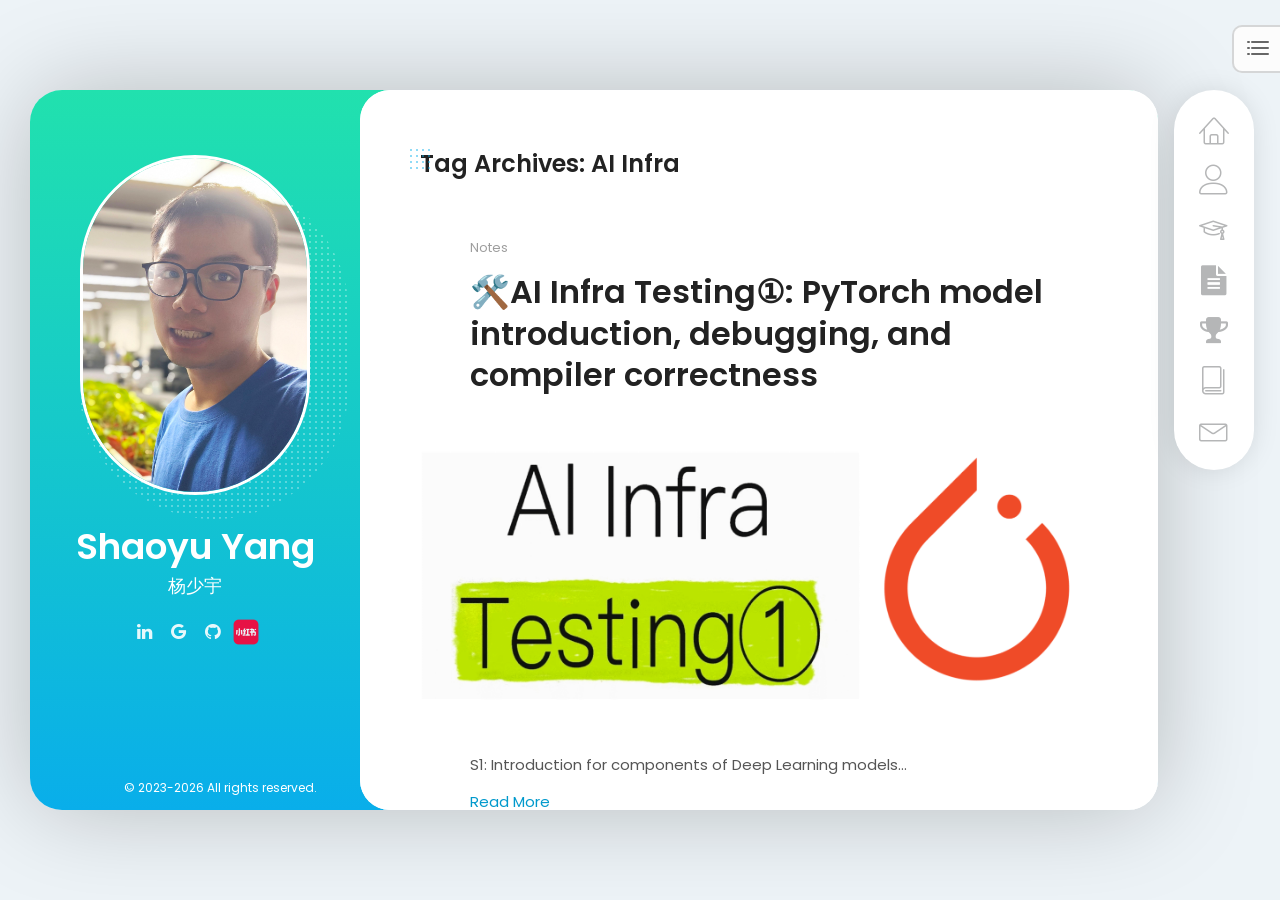
<file: tag/ai-infra/index.html>
<!DOCTYPE html>
<html lang="zh-Hans">

<head><meta charset="UTF-8">
    
    <meta name="viewport" content="width=device-width, initial-scale=1.0, maximum-scale=1.0, user-scalable=no">
    <link rel="profile" href="//gmpg.org/xfn/11">
    <title>AI Infra – shaoyuyang</title>
<meta name="robots" content="max-image-preview:large">
	<style>img:is([sizes="auto" i], [sizes^="auto," i]) { contain-intrinsic-size: 3000px 1500px }</style>
	<link rel="dns-prefetch" href="//fonts.googleapis.com">
<link rel="alternate" type="application/rss+xml" title="shaoyuyang » Feed" href="https://shaoyuyoung.github.io/feed/">
<link rel="alternate" type="application/rss+xml" title="shaoyuyang » 评论 Feed" href="https://shaoyuyoung.github.io/comments/feed/">
<link rel="alternate" type="application/rss+xml" title="shaoyuyang » AI Infra 标签 Feed" href="https://shaoyuyoung.github.io/tag/ai-infra/feed/">
<script type="text/javascript">
/* <![CDATA[ */
window._wpemojiSettings = {"baseUrl":"https:\/\/s.w.org\/images\/core\/emoji\/16.0.1\/72x72\/","ext":".png","svgUrl":"https:\/\/s.w.org\/images\/core\/emoji\/16.0.1\/svg\/","svgExt":".svg","source":{"concatemoji":"https:\/\/shaoyuyoung.github.io\/wp-includes\/js\/wp-emoji-release.min.js?ver=6.8.11"}};
/*! This file is auto-generated */
!function(s,n){var o,i,e;function c(e){try{var t={supportTests:e,timestamp:(new Date).valueOf()};sessionStorage.setItem(o,JSON.stringify(t))}catch(e){}}function p(e,t,n){e.clearRect(0,0,e.canvas.width,e.canvas.height),e.fillText(t,0,0);var t=new Uint32Array(e.getImageData(0,0,e.canvas.width,e.canvas.height).data),a=(e.clearRect(0,0,e.canvas.width,e.canvas.height),e.fillText(n,0,0),new Uint32Array(e.getImageData(0,0,e.canvas.width,e.canvas.height).data));return t.every(function(e,t){return e===a[t]})}function u(e,t){e.clearRect(0,0,e.canvas.width,e.canvas.height),e.fillText(t,0,0);for(var n=e.getImageData(16,16,1,1),a=0;a<n.data.length;a++)if(0!==n.data[a])return!1;return!0}function f(e,t,n,a){switch(t){case"flag":return n(e,"\ud83c\udff3\ufe0f\u200d\u26a7\ufe0f","\ud83c\udff3\ufe0f\u200b\u26a7\ufe0f")?!1:!n(e,"\ud83c\udde8\ud83c\uddf6","\ud83c\udde8\u200b\ud83c\uddf6")&&!n(e,"\ud83c\udff4\udb40\udc67\udb40\udc62\udb40\udc65\udb40\udc6e\udb40\udc67\udb40\udc7f","\ud83c\udff4\u200b\udb40\udc67\u200b\udb40\udc62\u200b\udb40\udc65\u200b\udb40\udc6e\u200b\udb40\udc67\u200b\udb40\udc7f");case"emoji":return!a(e,"\ud83e\udedf")}return!1}function g(e,t,n,a){var r="undefined"!=typeof WorkerGlobalScope&&self instanceof WorkerGlobalScope?new OffscreenCanvas(300,150):s.createElement("canvas"),o=r.getContext("2d",{willReadFrequently:!0}),i=(o.textBaseline="top",o.font="600 32px Arial",{});return e.forEach(function(e){i[e]=t(o,e,n,a)}),i}function t(e){var t=s.createElement("script");t.src=e,t.defer=!0,s.head.appendChild(t)}"undefined"!=typeof Promise&&(o="wpEmojiSettingsSupports",i=["flag","emoji"],n.supports={everything:!0,everythingExceptFlag:!0},e=new Promise(function(e){s.addEventListener("DOMContentLoaded",e,{once:!0})}),new Promise(function(t){var n=function(){try{var e=JSON.parse(sessionStorage.getItem(o));if("object"==typeof e&&"number"==typeof e.timestamp&&(new Date).valueOf()<e.timestamp+604800&&"object"==typeof e.supportTests)return e.supportTests}catch(e){}return null}();if(!n){if("undefined"!=typeof Worker&&"undefined"!=typeof OffscreenCanvas&&"undefined"!=typeof URL&&URL.createObjectURL&&"undefined"!=typeof Blob)try{var e="postMessage("+g.toString()+"("+[JSON.stringify(i),f.toString(),p.toString(),u.toString()].join(",")+"));",a=new Blob([e],{type:"text/javascript"}),r=new Worker(URL.createObjectURL(a),{name:"wpTestEmojiSupports"});return void(r.onmessage=function(e){c(n=e.data),r.terminate(),t(n)})}catch(e){}c(n=g(i,f,p,u))}t(n)}).then(function(e){for(var t in e)n.supports[t]=e[t],n.supports.everything=n.supports.everything&&n.supports[t],"flag"!==t&&(n.supports.everythingExceptFlag=n.supports.everythingExceptFlag&&n.supports[t]);n.supports.everythingExceptFlag=n.supports.everythingExceptFlag&&!n.supports.flag,n.DOMReady=!1,n.readyCallback=function(){n.DOMReady=!0}}).then(function(){return e}).then(function(){var e;n.supports.everything||(n.readyCallback(),(e=n.source||{}).concatemoji?t(e.concatemoji):e.wpemoji&&e.twemoji&&(t(e.twemoji),t(e.wpemoji)))}))}((window,document),window._wpemojiSettings);
/* ]]> */
</script>
<style id="wp-emoji-styles-inline-css" type="text/css">

	img.wp-smiley, img.emoji {
		display: inline !important;
		border: none !important;
		box-shadow: none !important;
		height: 1em !important;
		width: 1em !important;
		margin: 0 0.07em !important;
		vertical-align: -0.1em !important;
		background: none !important;
		padding: 0 !important;
	}
</style>
<style id="classic-theme-styles-inline-css" type="text/css">
/*! This file is auto-generated */
.wp-block-button__link{color:#fff;background-color:#32373c;border-radius:9999px;box-shadow:none;text-decoration:none;padding:calc(.667em + 2px) calc(1.333em + 2px);font-size:1.125em}.wp-block-file__button{background:#32373c;color:#fff;text-decoration:none}
</style>
<style id="global-styles-inline-css" type="text/css">
:root{--wp--preset--aspect-ratio--square: 1;--wp--preset--aspect-ratio--4-3: 4/3;--wp--preset--aspect-ratio--3-4: 3/4;--wp--preset--aspect-ratio--3-2: 3/2;--wp--preset--aspect-ratio--2-3: 2/3;--wp--preset--aspect-ratio--16-9: 16/9;--wp--preset--aspect-ratio--9-16: 9/16;--wp--preset--color--black: #000000;--wp--preset--color--cyan-bluish-gray: #abb8c3;--wp--preset--color--white: #ffffff;--wp--preset--color--pale-pink: #f78da7;--wp--preset--color--vivid-red: #cf2e2e;--wp--preset--color--luminous-vivid-orange: #ff6900;--wp--preset--color--luminous-vivid-amber: #fcb900;--wp--preset--color--light-green-cyan: #7bdcb5;--wp--preset--color--vivid-green-cyan: #00d084;--wp--preset--color--pale-cyan-blue: #8ed1fc;--wp--preset--color--vivid-cyan-blue: #0693e3;--wp--preset--color--vivid-purple: #9b51e0;--wp--preset--color--cornflower-blue: #7066ff;--wp--preset--color--emerald: #54ca95;--wp--preset--color--shakespeare: #55c0ce;--wp--preset--color--persimmon: #fc6158;--wp--preset--color--azure-radiance: #007ced;--wp--preset--color--neon-carrot: #ff9638;--wp--preset--color--burnt-sienna: #ef5555;--wp--preset--color--blue-bayoux: #4a6583;--wp--preset--color--cerulean: #0099e5;--wp--preset--color--saffron: #f8b732;--wp--preset--color--java: #10b9b2;--wp--preset--color--carnation: #ef5565;--wp--preset--color--very-light-gray: #f5f5f5;--wp--preset--color--light-gray: #e5e5e5;--wp--preset--color--dark-gray: #555;--wp--preset--color--very-dark-gray: #333;--wp--preset--gradient--vivid-cyan-blue-to-vivid-purple: linear-gradient(135deg,rgba(6,147,227,1) 0%,rgb(155,81,224) 100%);--wp--preset--gradient--light-green-cyan-to-vivid-green-cyan: linear-gradient(135deg,rgb(122,220,180) 0%,rgb(0,208,130) 100%);--wp--preset--gradient--luminous-vivid-amber-to-luminous-vivid-orange: linear-gradient(135deg,rgba(252,185,0,1) 0%,rgba(255,105,0,1) 100%);--wp--preset--gradient--luminous-vivid-orange-to-vivid-red: linear-gradient(135deg,rgba(255,105,0,1) 0%,rgb(207,46,46) 100%);--wp--preset--gradient--very-light-gray-to-cyan-bluish-gray: linear-gradient(135deg,rgb(238,238,238) 0%,rgb(169,184,195) 100%);--wp--preset--gradient--cool-to-warm-spectrum: linear-gradient(135deg,rgb(74,234,220) 0%,rgb(151,120,209) 20%,rgb(207,42,186) 40%,rgb(238,44,130) 60%,rgb(251,105,98) 80%,rgb(254,248,76) 100%);--wp--preset--gradient--blush-light-purple: linear-gradient(135deg,rgb(255,206,236) 0%,rgb(152,150,240) 100%);--wp--preset--gradient--blush-bordeaux: linear-gradient(135deg,rgb(254,205,165) 0%,rgb(254,45,45) 50%,rgb(107,0,62) 100%);--wp--preset--gradient--luminous-dusk: linear-gradient(135deg,rgb(255,203,112) 0%,rgb(199,81,192) 50%,rgb(65,88,208) 100%);--wp--preset--gradient--pale-ocean: linear-gradient(135deg,rgb(255,245,203) 0%,rgb(182,227,212) 50%,rgb(51,167,181) 100%);--wp--preset--gradient--electric-grass: linear-gradient(135deg,rgb(202,248,128) 0%,rgb(113,206,126) 100%);--wp--preset--gradient--midnight: linear-gradient(135deg,rgb(2,3,129) 0%,rgb(40,116,252) 100%);--wp--preset--font-size--small: 13px;--wp--preset--font-size--medium: 20px;--wp--preset--font-size--large: 36px;--wp--preset--font-size--x-large: 42px;--wp--preset--spacing--20: 0.44rem;--wp--preset--spacing--30: 0.67rem;--wp--preset--spacing--40: 1rem;--wp--preset--spacing--50: 1.5rem;--wp--preset--spacing--60: 2.25rem;--wp--preset--spacing--70: 3.38rem;--wp--preset--spacing--80: 5.06rem;--wp--preset--shadow--natural: 6px 6px 9px rgba(0, 0, 0, 0.2);--wp--preset--shadow--deep: 12px 12px 50px rgba(0, 0, 0, 0.4);--wp--preset--shadow--sharp: 6px 6px 0px rgba(0, 0, 0, 0.2);--wp--preset--shadow--outlined: 6px 6px 0px -3px rgba(255, 255, 255, 1), 6px 6px rgba(0, 0, 0, 1);--wp--preset--shadow--crisp: 6px 6px 0px rgba(0, 0, 0, 1);}:where(.is-layout-flex){gap: 0.5em;}:where(.is-layout-grid){gap: 0.5em;}body .is-layout-flex{display: flex;}.is-layout-flex{flex-wrap: wrap;align-items: center;}.is-layout-flex > :is(*, div){margin: 0;}body .is-layout-grid{display: grid;}.is-layout-grid > :is(*, div){margin: 0;}:where(.wp-block-columns.is-layout-flex){gap: 2em;}:where(.wp-block-columns.is-layout-grid){gap: 2em;}:where(.wp-block-post-template.is-layout-flex){gap: 1.25em;}:where(.wp-block-post-template.is-layout-grid){gap: 1.25em;}.has-black-color{color: var(--wp--preset--color--black) !important;}.has-cyan-bluish-gray-color{color: var(--wp--preset--color--cyan-bluish-gray) !important;}.has-white-color{color: var(--wp--preset--color--white) !important;}.has-pale-pink-color{color: var(--wp--preset--color--pale-pink) !important;}.has-vivid-red-color{color: var(--wp--preset--color--vivid-red) !important;}.has-luminous-vivid-orange-color{color: var(--wp--preset--color--luminous-vivid-orange) !important;}.has-luminous-vivid-amber-color{color: var(--wp--preset--color--luminous-vivid-amber) !important;}.has-light-green-cyan-color{color: var(--wp--preset--color--light-green-cyan) !important;}.has-vivid-green-cyan-color{color: var(--wp--preset--color--vivid-green-cyan) !important;}.has-pale-cyan-blue-color{color: var(--wp--preset--color--pale-cyan-blue) !important;}.has-vivid-cyan-blue-color{color: var(--wp--preset--color--vivid-cyan-blue) !important;}.has-vivid-purple-color{color: var(--wp--preset--color--vivid-purple) !important;}.has-black-background-color{background-color: var(--wp--preset--color--black) !important;}.has-cyan-bluish-gray-background-color{background-color: var(--wp--preset--color--cyan-bluish-gray) !important;}.has-white-background-color{background-color: var(--wp--preset--color--white) !important;}.has-pale-pink-background-color{background-color: var(--wp--preset--color--pale-pink) !important;}.has-vivid-red-background-color{background-color: var(--wp--preset--color--vivid-red) !important;}.has-luminous-vivid-orange-background-color{background-color: var(--wp--preset--color--luminous-vivid-orange) !important;}.has-luminous-vivid-amber-background-color{background-color: var(--wp--preset--color--luminous-vivid-amber) !important;}.has-light-green-cyan-background-color{background-color: var(--wp--preset--color--light-green-cyan) !important;}.has-vivid-green-cyan-background-color{background-color: var(--wp--preset--color--vivid-green-cyan) !important;}.has-pale-cyan-blue-background-color{background-color: var(--wp--preset--color--pale-cyan-blue) !important;}.has-vivid-cyan-blue-background-color{background-color: var(--wp--preset--color--vivid-cyan-blue) !important;}.has-vivid-purple-background-color{background-color: var(--wp--preset--color--vivid-purple) !important;}.has-black-border-color{border-color: var(--wp--preset--color--black) !important;}.has-cyan-bluish-gray-border-color{border-color: var(--wp--preset--color--cyan-bluish-gray) !important;}.has-white-border-color{border-color: var(--wp--preset--color--white) !important;}.has-pale-pink-border-color{border-color: var(--wp--preset--color--pale-pink) !important;}.has-vivid-red-border-color{border-color: var(--wp--preset--color--vivid-red) !important;}.has-luminous-vivid-orange-border-color{border-color: var(--wp--preset--color--luminous-vivid-orange) !important;}.has-luminous-vivid-amber-border-color{border-color: var(--wp--preset--color--luminous-vivid-amber) !important;}.has-light-green-cyan-border-color{border-color: var(--wp--preset--color--light-green-cyan) !important;}.has-vivid-green-cyan-border-color{border-color: var(--wp--preset--color--vivid-green-cyan) !important;}.has-pale-cyan-blue-border-color{border-color: var(--wp--preset--color--pale-cyan-blue) !important;}.has-vivid-cyan-blue-border-color{border-color: var(--wp--preset--color--vivid-cyan-blue) !important;}.has-vivid-purple-border-color{border-color: var(--wp--preset--color--vivid-purple) !important;}.has-vivid-cyan-blue-to-vivid-purple-gradient-background{background: var(--wp--preset--gradient--vivid-cyan-blue-to-vivid-purple) !important;}.has-light-green-cyan-to-vivid-green-cyan-gradient-background{background: var(--wp--preset--gradient--light-green-cyan-to-vivid-green-cyan) !important;}.has-luminous-vivid-amber-to-luminous-vivid-orange-gradient-background{background: var(--wp--preset--gradient--luminous-vivid-amber-to-luminous-vivid-orange) !important;}.has-luminous-vivid-orange-to-vivid-red-gradient-background{background: var(--wp--preset--gradient--luminous-vivid-orange-to-vivid-red) !important;}.has-very-light-gray-to-cyan-bluish-gray-gradient-background{background: var(--wp--preset--gradient--very-light-gray-to-cyan-bluish-gray) !important;}.has-cool-to-warm-spectrum-gradient-background{background: var(--wp--preset--gradient--cool-to-warm-spectrum) !important;}.has-blush-light-purple-gradient-background{background: var(--wp--preset--gradient--blush-light-purple) !important;}.has-blush-bordeaux-gradient-background{background: var(--wp--preset--gradient--blush-bordeaux) !important;}.has-luminous-dusk-gradient-background{background: var(--wp--preset--gradient--luminous-dusk) !important;}.has-pale-ocean-gradient-background{background: var(--wp--preset--gradient--pale-ocean) !important;}.has-electric-grass-gradient-background{background: var(--wp--preset--gradient--electric-grass) !important;}.has-midnight-gradient-background{background: var(--wp--preset--gradient--midnight) !important;}.has-small-font-size{font-size: var(--wp--preset--font-size--small) !important;}.has-medium-font-size{font-size: var(--wp--preset--font-size--medium) !important;}.has-large-font-size{font-size: var(--wp--preset--font-size--large) !important;}.has-x-large-font-size{font-size: var(--wp--preset--font-size--x-large) !important;}
:where(.wp-block-post-template.is-layout-flex){gap: 1.25em;}:where(.wp-block-post-template.is-layout-grid){gap: 1.25em;}
:where(.wp-block-columns.is-layout-flex){gap: 2em;}:where(.wp-block-columns.is-layout-grid){gap: 2em;}
:root :where(.wp-block-pullquote){font-size: 1.5em;line-height: 1.6;}
</style>
<link rel="stylesheet" id="font-awesome-css" href="https://shaoyuyoung.github.io/wp-content/plugins/elementor/assets/lib/font-awesome/css/font-awesome.min.css?ver=4.7.0" type="text/css" media="all">
<link rel="stylesheet" id="jquery-lazyloadxt-spinner-css-css" href="https://shaoyuyoung.github.io/wp-content/plugins/a3-lazy-load/assets/css/jquery.lazyloadxt.spinner.css?ver=6.8.11" type="text/css" media="all">
<link rel="stylesheet" id="a3a3_lazy_load-css" href="https://shaoyuyoung.github.io/wp-content/uploads/sass/a3_lazy_load.min.css?ver=1740050807" type="text/css" media="all">
<link rel="stylesheet" id="bootstrap-css" href="https://shaoyuyoung.github.io/wp-content/themes/breezycv/css/bootstrap.min.css?ver=4.0.0" type="text/css" media="all">
<link rel="stylesheet" id="normalize-css" href="https://shaoyuyoung.github.io/wp-content/themes/breezycv/css/normalize.css?ver=1.0" type="text/css" media="all">
<link rel="stylesheet" id="owl-carousel-css" href="https://shaoyuyoung.github.io/wp-content/themes/breezycv/css/owl.carousel.css?ver=2.0" type="text/css" media="all">
<link rel="stylesheet" id="perfect-scrollbar-css" href="https://shaoyuyoung.github.io/wp-content/themes/breezycv/css/perfect-scrollbar.css?ver=2.0" type="text/css" media="all">
<link rel="stylesheet" id="animations-css" href="https://shaoyuyoung.github.io/wp-content/themes/breezycv/css/animations.css?ver=1.0" type="text/css" media="all">
<link rel="stylesheet" id="magnific-popup-css" href="https://shaoyuyoung.github.io/wp-content/themes/breezycv/css/magnific-popup.css?ver=1.3.0" type="text/css" media="all">
<link rel="stylesheet" id="fw-option-type-icon-v2-pack-linear-icons-css" href="https://shaoyuyoung.github.io/wp-content/themes/breezycv/css/linearicons/style.css?ver=2.7.31" type="text/css" media="all">
<link rel="stylesheet" id="fw-option-type-icon-v2-pack-font-awesomefw-css" href="https://shaoyuyoung.github.io/wp-content/themes/breezycv/css/font-awesome/css/font-awesome.min.css?ver=2.7.31" type="text/css" media="all">
<link rel="stylesheet" id="breezycv-main-styles-css" href="https://shaoyuyoung.github.io/wp-content/themes/breezycv/css/main.css?ver=1.5.6" type="text/css" media="all">
<link rel="stylesheet" id="breezycv-customization-css" href="https://shaoyuyoung.github.io/wp-content/themes/breezycv/css/customization.css?ver=1.5.6" type="text/css" media="all">
<style id="breezycv-customization-inline-css" type="text/css">

        .page-content {
            max-width: 1280px;
        }
        @media only screen and (min-width: 1024px){
            .page-content {
                border-radius: 32px;
                
            }
            .animated-section,
            .section-content,
            .single-page-content,
            .content-wrapper {
               border-radius: 30px; 
            }
        }

        /* ============================================================================= 
        2. Typography
        ============================================================================= */
        body,
        p,
        .elementor .elementor-widget-icon-box .elementor-icon-box-content .elementor-icon-box-description {
            font-family: "Poppins", Helvetica, sans-serif;
            font-size: 15px;
            font-weight: 0;
            font-style: normal;
            line-height: 1.75em;
            color: #555;
        }

        .form-control,
        .form-control:focus,
        .has-error .form-control,
        .has-error .form-control:focus {
            font-family: "Poppins", Helvetica, sans-serif;
        }

        h1, h2, h3, h4, h5, h6 {
            font-family: "Poppins", Helvetica, sans-serif;
            font-weight: 600;
            font-style: normal;
            color: #222;
        }

        .logo-text, .logo-symbol {
            font-family: "Poppins", Helvetica, sans-serif;
        }

        h1 {
            font-size: 32px;
            color: #222;
        }
        h2 {
            font-size: 24px;
            color: #222;
        }
        h3 {
            font-size: 18px;
            color: #222;
        }
        h4 {
            font-size: 16px;
            color: #222;
        }
        h5 {
            font-size: 14px;
            color: #222;
        }
        h6 {
            font-size: 12px;
            color: #222;
        }

        .testimonial-author {
            font-family: "Poppins", Helvetica, sans-serif;
            font-weight: 600;
            font-style: normal;
            color: #222;
        }

        .timeline-item .item-period,
        .mobile-site-title {
            font-family: "Poppins", Helvetica, sans-serif;
        }

        .form-control,
        .form-control:focus,
        .has-error .form-control,
        .has-error .form-control:focus,
        input[type="search"],
        input[type="password"],
        input[type="text"],
        .header-search input.form-control {
            font-family: "Poppins", Helvetica, sans-serif;
            font-weight: 0;
            font-style: normal;
        }

        .btn-primary, .btn-secondary, button, input[type="button"], input[type="submit"] {
            font-family: "Poppins", Helvetica, sans-serif;
        }


        /* ============================================================================= 
        3. Logo
        ============================================================================= */
        .header-photo,
        .header-photo img {
            
        height: auto;
        max-height: 340px;
        
            
        width: auto;
        max-width: 340px;
        
        }


        
        .logo-text {
            line-height: 340px;
            margin-left: 10px;
        }
        

        

        

        /* ============================================================================= 
        4. Backgrounds
        ============================================================================= */
        
        html {
            background: -webkit-gradient(linear, left top, left bottom, from(#edf3f7), to(#edf3f7));
            background: linear-gradient(#edf3f7, #edf3f7);
        }
        body {
            background-color: transparent;
        }
    
    .lm-animated-bg {
        position: absolute;
        width: auto;
        height: auto;
        top: -18px;
        left: -18px;
        right: -18px;
        bottom: -18px;
        background-image: url();
        background-position: center center;
        background-size: cover;
        background-repeat: no-repeat;
        z-index: -1;
    }
    

        .animated-section > .section-content,
        .single-page-content > .content-wrapper,
        .page-portfolio-loaded,
        .single-post .site-content .post-content {
            background-color: #fff;
        }

        .btn-primary:hover,
        .btn-primary:focus,
        .elementor .btn-primary:hover,
        .elementor .btn-primary:focus,
        button:hover,
        button:focus,
        input[type="button"]:hover,
        input[type="button"]:focus,
        input[type="submit"]:hover,
        input[type="submit"]:focus,
        .elementor .skill-percentage,
        .elementor .service-icon,
        .lm-pricing .lm-package-wrap.highlight-col .lm-heading-row span:after,
        .portfolio-page-nav > div.nav-item a:hover,
        .elementor .testimonials.owl-carousel .owl-nav .owl-prev:hover,
        .elementor .testimonials.owl-carousel .owl-nav .owl-next:hover,
        .elementor .clients.owl-carousel .owl-nav .owl-prev:hover,
        .elementor .clients.owl-carousel .owl-nav .owl-next:hover,
        .elementor .fw-pricing .fw-package-wrap.highlight-col .fw-heading-row span:after,
        .cat-links li a,
        .cat-links li a:hover,
        .calendar_wrap td#today,
        .nothing-found p,
        .elementor .portfolio-grid figure .portfolio-preview-desc h5:after,
        .preloader-spinner,
        .elementor .info-list li .title:after,
        .elementor .clients.owl-carousel .owl-dot.active span,
        .elementor .clients.owl-carousel .owl-dot:hover span,
        .elementor .testimonials.owl-carousel .owl-dot.active span,
        .elementor .testimonials.owl-carousel .owl-dot:hover span,
        .logo-symbol,
        .elementor .fw-pricing .fw-package.highlight .fw-heading-row span:after,
        .ps:hover>.ps__scrollbar-y-rail:hover>.ps__scrollbar-y,
        .elementor .knowledges li,
        .elementor .timeline .divider:before {
            background-color: #09aeea;
        }

        @media only screen and (min-width: 1025px) {
            ul.main-menu .link-text {
                background-color: #09aeea;
            }
        }

        @media only screen and (max-width: 1024px) {
            .menu-toggle {
                background-color: #09aeea;
            }
        }


        .blog-sidebar .sidebar-item {
            background-color: #fff;
        }

        .block-title:after, h3.comment-reply-title:after {
            background-image: -webkit-repeating-radial-gradient(center center, #09aeea, #09aeea 1px, transparent 0px, transparent 100%);
            background-image: -moz-repeating-radial-gradient(center center, #09aeea, #09aeea 1px, transparent 0px, transparent 100%);
            background-image: -ms-repeating-radial-gradient(center center, #09aeea, #09aeea 1px, transparent 0px, transparent 100%);
        }




        /* ============================================================================= 
        5. Colors
        ============================================================================= */
        a,
        .form-group-with-icon.form-group-focus i,
        .site-title span,
        .header-search button:hover,
        .header-search button:focus,
        .block-title h3 span,
        .header-search button:hover,
        .header-search button:focus,
        .ajax-page-nav > div.nav-item a:hover,
        .project-general-info .fa,
        .comment-author a:hover,
        .comment-list .pingback a:hover,
        .comment-list .trackback a:hover,
        .comment-metadata a:hover,
        .comment-reply-title small a:hover,
        .entry-title a:hover,
        .entry-content .edit-link a:hover,
        .post-navigation a:hover,
        .image-navigation a:hover,
        .elementor .portfolio-grid figure i,
        .share-buttons a:hover,
        .elementor .info-block-w-icon i,
        .elementor .lm-info-block i,
        .lmpixels-arrows-nav div:hover,
        .block-title h2 span, h3.comment-reply-title span,
        ul.main-menu .current-menu-item a,
        .elementor .block-title h2 span,
        .elementor .fun-fact i,
        .elementor .testimonial .author-info .icon,
        .elementor .header-buttons .btn-primary:hover,
        .elementor .form-group:not(.form-group-checkbox) .form-control:focus ~ label,
        .elementor .form-group.form-group-focus:not(.form-group-checkbox) .form-control ~ label,
        .elementor .info-list li .title,
        .header-buttons .btn-primary:hover {
            color: #09aeea;
        }

        a,
        .entry-meta:not(.entry-tags-share) a:hover {
            color: #0099cc;
        }

        a:hover,
        .post-navigation .meta-nav:hover {
            color: #006699;
        }

        .wp-block-pullquote.is-style-solid-color {
            background-color: #09aeea;
        }

        .wp-block-button:not(.is-style-outline) .wp-block-button__link:not(.has-background),
        .wp-block-button.is-style-outline .wp-block-button__link:active,
        .wp-block-button.is-style-outline .wp-block-button__link:focus,
        .wp-block-button.is-style-outline .wp-block-button__link:hover {
            background-color: #09aeea;
        }

        @media only screen and (min-width: 1025px) {
            ul.main-menu a.active,
            ul.main-menu a:focus,
            ul.main-menu a:hover {
                color: #09aeea;
            }
        }

        @media only screen and (max-width: 1024px) {
            .header {
                background-color: #09aeea;
            }
        }




        /* ============================================================================= 
        6. Borders
        ============================================================================= */
        .logo-symbol,
        .btn-primary,
        .elementor .btn-primary,
        button,
        input[type="button"],
        input[type="submit"],
        .btn-primary:hover,
        .btn-primary:focus,
        button:hover,
        button:focus,
        input[type="button"]:hover,
        input[type="button"]:focus,
        input[type="submit"]:hover,
        input[type="submit"]:focus,
        .form-control + .form-control-border,
        .elementor .timeline-item,
        .elementor .timeline-item:before,
        .page-links a:hover,
        .paging-navigation .page-numbers.current,
        .paging-navigation .page-numbers:hover,
        .paging-navigation .page-numbers:focus,
        .portfolio-grid figure .portfolio-preview-desc h5:after,
        .paging-navigation a:hover,
        .skill-container,
        .btn-primary, button, input[type="button"], input[type="submit"],
        .blog-sidebar ul li:before,
        .elementor .share-buttons a:hover,
        .elementor .testimonials.owl-carousel .owl-nav .owl-prev:hover,
        .elementor .testimonials.owl-carousel .owl-nav .owl-next:hover,
        .elementor .clients.owl-carousel .owl-nav .owl-prev:hover,
        .elementor .clients.owl-carousel .owl-nav .owl-next:hover,
        .wp-block-pullquote,
        .wp-block-button .wp-block-button__link,
        .elementor .timeline-item h5.item-period,
        .form-control ~ .form-control-border,
        .elementor .form-control ~ .form-control-border,
        .elementor .timeline .divider:after {
            border-color: #09aeea;
        }

        @media only screen and (max-width: 1024px) {
            .lmpixels-arrows-nav {
                border-color: #09aeea;
            }
        }


        /* ============================================================================= 
        7. Page Titles and Page Content Area
        ============================================================================= */
        .page-title:after {
            background-image: -webkit-repeating-radial-gradient(center center, #09aeea, #09aeea 1px, transparent 0px, transparent 100%);
            background-image: -moz-repeating-radial-gradient(center center, #09aeea, #09aeea 1px, transparent 0px, transparent 100%);
            background-image: -ms-repeating-radial-gradient(center center, #09aeea, #09aeea 1px, transparent 0px, transparent 100%);
        }

        .page-title h1 {
            color: #222;
            font-size: 32px;
            font-family: Poppins, Helvetica, sans-serif;
            font-weight: 600;
            font-style: normal;
            letter-spacing: 0px;
        }

        @media only screen and (max-width: 1024px) {
            .page-title h1 {
                font-size: 25.6px;
            }
        }

        .page-content {
            background: -webkit-gradient(linear, left top, left bottom, from(#21e1ae), to(#09aeea));
            background: linear-gradient(#21e1ae, #09aeea);
        }

        

        /* ============================================================================= 
        8. Custom Styles
        ============================================================================= */
        
    
</style>
<link rel="stylesheet" id="breezycv-google-fonts-css" href="http://fonts.googleapis.com/css?family=Poppins:100,100italic,200,200italic,300,300italic,regular,italic,500,500italic,600,600italic,700,700italic,800,800italic,900,900italic" type="text/css" media="all">
<script type="text/javascript" src="https://shaoyuyoung.github.io/wp-includes/js/jquery/jquery.min.js?ver=3.7.1" id="jquery-core-js"></script>
<script type="text/javascript" src="https://shaoyuyoung.github.io/wp-includes/js/jquery/jquery-migrate.min.js?ver=3.4.1" id="jquery-migrate-js"></script>
<link rel="https://api.w.org/" href="https://shaoyuyoung.github.io/wp-json/"><link rel="alternate" title="JSON" type="application/json" href="https://shaoyuyoung.github.io/wp-json/wp/v2/tags/23"><link rel="EditURI" type="application/rsd+xml" title="RSD" href="https://shaoyuyoung.github.io/xmlrpc.php?rsd">
<meta name="generator" content="WordPress 6.8.11">
<style type="text/css">.recentcomments a{display:inline !important;padding:0 !important;margin:0 !important;}</style>			<style>
				.e-con.e-parent:nth-of-type(n+4):not(.e-lazyloaded):not(.e-no-lazyload),
				.e-con.e-parent:nth-of-type(n+4):not(.e-lazyloaded):not(.e-no-lazyload) * {
					background-image: none !important;
				}
				@media screen and (max-height: 1024px) {
					.e-con.e-parent:nth-of-type(n+3):not(.e-lazyloaded):not(.e-no-lazyload),
					.e-con.e-parent:nth-of-type(n+3):not(.e-lazyloaded):not(.e-no-lazyload) * {
						background-image: none !important;
					}
				}
				@media screen and (max-height: 640px) {
					.e-con.e-parent:nth-of-type(n+2):not(.e-lazyloaded):not(.e-no-lazyload),
					.e-con.e-parent:nth-of-type(n+2):not(.e-lazyloaded):not(.e-no-lazyload) * {
						background-image: none !important;
					}
				}
			</style>
			<link rel="icon" href="https://shaoyuyoung.github.io/wp-content/uploads/2025/01/cropped-pixiu.webp" sizes="32x32">
<link rel="icon" href="https://shaoyuyoung.github.io/wp-content/uploads/2025/01/cropped-pixiu.webp" sizes="192x192">
<link rel="apple-touch-icon" href="https://shaoyuyoung.github.io/wp-content/uploads/2025/01/cropped-pixiu.webp">
<meta name="msapplication-TileImage" content="https://shaoyuyoung.github.io/wp-content/uploads/2025/01/cropped-pixiu.webp">
</head>

<body class="archive tag tag-ai-infra tag-23 wp-embed-responsive wp-theme-breezycv eio-default masthead-fixed list-view full-width elementor-default elementor-kit-13">

<div class="lm-animated-bg"></div>
    
<!-- Loading animation -->
<div class="preloader">
  <div class="preloader-animation">
    <div class="preloader-spinner">
    </div>
  </div>
</div>
<!-- /Loading animation -->

<div class="page-wrapper bg-move-effect">
    <div class="page-content site-content">

        <header id="site_header" class="header mobile-menu-hide">
            <div class="header-content">
                <div class="header-photo">
                                        <a href="https://shaoyuyoung.github.io/">
                        <img src="https://shaoyuyoung.github.io/wp-content/uploads/2026/06/avtar-scaled.jpg" alt="image">
                    </a>
                                    </div>

                                <div class="header-titles">
                                            <a href="https://shaoyuyoung.github.io/">
                            <h2>Shaoyu Yang</h2>
                        </a>
                                                                <h4>杨少宇</h4>
                                    </div>
                            </div>

            <ul id="menu-vcard-menu" class="breezycv-classic-menu main-menu"><li id="menu-item-20" class="menu-item menu-item-type-post_type menu-item-object-page menu-item-has-icon"><a class="nav-anim" href="https://shaoyuyoung.github.io/#home" data-object="page"><span class="menu-icon lnr lnr-home"></span> <span class="link-text">Home</span></a></li>
<li id="menu-item-30" class="menu-item menu-item-type-post_type menu-item-object-page menu-item-has-icon"><a class="nav-anim" href="https://shaoyuyoung.github.io/#about-me" data-object="page"><span class="menu-icon lnr lnr-user"></span> <span class="link-text">About Me</span></a></li>
<li id="menu-item-61" class="menu-item menu-item-type-post_type menu-item-object-page menu-item-has-icon"><a class="nav-anim" href="https://shaoyuyoung.github.io/#resume" data-object="page"><span class="menu-icon lnr lnr-graduation-hat"></span> <span class="link-text">Resume</span></a></li>
<li id="menu-item-212" class="menu-item menu-item-type-post_type menu-item-object-page menu-item-has-icon"><a class="nav-anim" href="https://shaoyuyoung.github.io/#publication" data-object="page"><span class="menu-icon fafw fafw-file-text"></span> <span class="link-text">Publication</span></a></li>
<li id="menu-item-515" class="menu-item menu-item-type-post_type menu-item-object-page menu-item-has-icon"><a class="nav-anim" href="https://shaoyuyoung.github.io/#awards" data-object="page"><span class="menu-icon fafw fafw-trophy"></span> <span class="link-text">Awards</span></a></li>
<li id="menu-item-107" class="menu-item menu-item-type-post_type menu-item-object-page menu-item-has-icon"><a class="nav-anim" href="https://shaoyuyoung.github.io/#blog" data-object="page"><span class="menu-icon lnr lnr-book"></span> <span class="link-text">Blog</span></a></li>
<li id="menu-item-111" class="menu-item menu-item-type-post_type menu-item-object-page menu-item-has-icon"><a class="nav-anim" href="https://shaoyuyoung.github.io/#contact" data-object="page"><span class="menu-icon lnr lnr-envelope"></span> <span class="link-text">Contact</span></a></li>
</ul>
             <!-- Social Links -->
                        <div class="social-links">
              <ul>
                                    <li>
                        <a href="https://www.linkedin.com/in/shaoyu-yang-325b092a8" target="_blank">
                                                                                        <i class="fafw fafw-linkedin"></i>
                                                    </a>
                    </li>
                                      <li>
                        <a href="https://scholar.google.com/citations?hl=zh-CN&amp;user=xjXyBgUAAAAJ" target="_blank">
                                                                                        <i class="fafw fafw-google"></i>
                                                    </a>
                    </li>
                                      <li>
                        <a href="https://github.com/shaoyuyoung" target="_blank">
                                                                                        <i class="fafw fafw-github"></i>
                                                    </a>
                    </li>
                                      <li>
                        <a href="https://shaoyuyoung.github.io/wp-content/uploads/2026/01/xiaohongshulink.jpg" target="_blank">
                                                            <img src="https://shaoyuyoung.github.io/wp-content/uploads/2026/01/xiaohongshu.png" alt="xiaohongshu">
                                                                                </a>
                    </li>
                                </ul>
            </div>
                        <!-- /Social Links -->

            <!-- Buttons -->
                                                    <!-- /Buttons -->

            <!-- Copyrights -->
                        <div class="copyrights">© 2023-2026 All rights reserved.</div>
                        <!-- /Copyrights -->
        </header>

        <div class="mobile-site-title mobile-visible">
            <a href="https://shaoyuyoung.github.io/">
                Shaoyu Yang            </a>
        </div>

        <!-- Mobile Navigation -->
        <div class="menu-toggle">
            <span></span>
            <span></span>
            <span></span>
        </div>
        <!-- End Mobile Navigation -->

        <div class="content-area single-page-area">
    <div class="single-page-content">
        <div class="content-wrapper">
							<h2 class="page-title">Tag Archives: AI Infra</h2>

			
<article id="post-873" class="post-873 post type-post status-publish format-standard has-post-thumbnail hentry category-notes tag-ai-infra tag-debugging tag-pytorch">

	<header class="entry-header">
		<div class="entry-meta entry-meta-top">
			<span><a href="https://shaoyuyoung.github.io/category/notes/" rel="category tag">Notes</a></span> 					</div><!-- .entry-meta -->

				<h3 class="entry-title"><a href="https://shaoyuyoung.github.io/ai-infra-testing-1/" rel="bookmark">🛠️AI Infra Testing①: PyTorch model introduction, debugging, and compiler correctness</a></h3>	</header><!-- .entry-header -->

	
			<a class="post-thumbnail" href="https://shaoyuyoung.github.io/ai-infra-testing-1/">
				<img fetchpriority="high" width="1650" height="659" src="https://shaoyuyoung.github.io/wp-content/plugins/a3-lazy-load/assets/images/lazy_placeholder.gif" data-lazy-type="image" data-src="https://shaoyuyoung.github.io/wp-content/uploads/2025/02/AI-Infra-Testing-1.png" class="lazy lazy-hidden attachment-full size-full wp-post-image" alt="" decoding="async" srcset="" data-srcset="https://shaoyuyoung.github.io/wp-content/uploads/2025/02/AI-Infra-Testing-1.png 1650w, https://shaoyuyoung.github.io/wp-content/uploads/2025/02/AI-Infra-Testing-1-300x120.png 300w, https://shaoyuyoung.github.io/wp-content/uploads/2025/02/AI-Infra-Testing-1-1024x409.png 1024w, https://shaoyuyoung.github.io/wp-content/uploads/2025/02/AI-Infra-Testing-1-768x307.png 768w, https://shaoyuyoung.github.io/wp-content/uploads/2025/02/AI-Infra-Testing-1-1536x613.png 1536w" sizes="(max-width: 1650px) 100vw, 1650px"><noscript><img width="1650" height="659" src="https://shaoyuyoung.github.io/wp-content/uploads/2025/02/AI-Infra-Testing-1.png" class="attachment-full size-full wp-post-image" alt="" decoding="async" srcset="https://shaoyuyoung.github.io/wp-content/uploads/2025/02/AI-Infra-Testing-1.png 1650w, https://shaoyuyoung.github.io/wp-content/uploads/2025/02/AI-Infra-Testing-1-300x120.png 300w, https://shaoyuyoung.github.io/wp-content/uploads/2025/02/AI-Infra-Testing-1-1024x409.png 1024w, https://shaoyuyoung.github.io/wp-content/uploads/2025/02/AI-Infra-Testing-1-768x307.png 768w, https://shaoyuyoung.github.io/wp-content/uploads/2025/02/AI-Infra-Testing-1-1536x613.png 1536w" sizes="(max-width: 1650px) 100vw, 1650px"></noscript>			</a>

		
	<div class="post-content">
				<div class="entry-summary">
			<p>S1: Introduction for components of Deep Learning models…</p>
<p><a class="read-more" href="https://shaoyuyoung.github.io/ai-infra-testing-1/">Read More</a></p>
		</div><!-- .entry-summary -->
		
				<div class="entry-meta entry-meta-bottom">
					<div class="date-author">
			<span class="entry-date"><a href="https://shaoyuyoung.github.io/ai-infra-testing-1/" rel="bookmark"><i class="fa fa-fw fa-clock-o"></i> <time class="entry-date" datetime="2025-03-22T16:32:23+08:00">2025年3月22日</time></a></span><span class="author vcard"><a class="url fn n" href="https://shaoyuyoung.github.io/author/shaoyuyoung/" rel="author"><i class="fa fa-fw fa-user"></i> shaoyuyoung</a></span> 			</div>
						<!-- Share Buttons -->
			<div class="entry-share btn-group share-buttons">
				        <a href="https://www.facebook.com/sharer/sharer.php?u=https://shaoyuyoung.github.io/ai-infra-testing-1/" onclick="javascript:window.open(this.href, '', 'menubar=no,toolbar=no,resizable=yes,scrollbars=yes,height=300,width=600');return false;" class="btn" target="_blank" title="Share on Facebook">
            <i class="fa fa-facebook"></i>
        </a>
        <a href="https://twitter.com/share?url=https://shaoyuyoung.github.io/ai-infra-testing-1/" onclick="javascript:window.open(this.href, '', 'menubar=no,toolbar=no,resizable=yes,scrollbars=yes,height=300,width=600');return false;" class="btn" target="_blank" title="Share on Twitter">
            <i class="fa fa-twitter"></i>
        </a>
        <a href="http://www.linkedin.com/shareArticle?mini=true&amp;url=https://shaoyuyoung.github.io/ai-infra-testing-1/" onclick="javascript:window.open(this.href,'', 'menubar=no,toolbar=no,resizable=yes,scrollbars=yes,height=600,width=600');return false;" class="btn" title="Share on LinkedIn">
            <i class="fa fa-linkedin"></i>
        </a>
        <a href="http://www.digg.com/submit?url=https://shaoyuyoung.github.io/ai-infra-testing-1/" onclick="javascript:window.open(this.href,'', 'menubar=no,toolbar=no,resizable=yes,scrollbars=yes,height=600,width=600');return false;" class="btn" title="Share on Digg">
            <i class="fa fa-digg"></i>
        </a>
    			</div>
		<!-- /Share Buttons -->
				</div>
				<div class="post-tags">
			<span class="tags"><a href="https://shaoyuyoung.github.io/tag/ai-infra/" rel="tag">AI Infra</a><a href="https://shaoyuyoung.github.io/tag/debugging/" rel="tag">debugging</a><a href="https://shaoyuyoung.github.io/tag/pytorch/" rel="tag">PyTorch</a></span>		</div>
	</div>
</article><!-- #post-## -->
		</div>
    </div>
</div>
  
        </div>
        
	<div id="blog-sidebar" class="blog-sidebar hidden-sidebar">
		<div class="sidebar-toggle">
			<span></span>
			<span></span>
			<span></span>
		</div>
		<div class="blog-sidebar-content clearfix">
			<div class="sidebar-item"><form role="search" method="get" class="search-form" action="https://shaoyuyoung.github.io/">
				<label>
					<span class="screen-reader-text">搜索：</span>
					<input type="search" class="search-field" placeholder="搜索…" value="" name="s">
				</label>
				<input type="submit" class="search-submit" value="搜索">
			</form></div>
		<div class="sidebar-item">
		<div class="sidebar-title"><h4>近期文章</h4></div>
		<ul>
											<li>
					<a href="https://shaoyuyoung.github.io/moments/">🌠Moments</a>
									</li>
											<li>
					<a href="https://shaoyuyoung.github.io/fuel/">May the Feedback Be with You! (愿反馈与你同在)</a>
									</li>
											<li>
					<a href="https://shaoyuyoung.github.io/ai-infra-testing-2/">🛠️AI Infra Testing②: How to draft a good bug report for open-source community?</a>
									</li>
											<li>
					<a href="https://shaoyuyoung.github.io/ai-infra-testing-1/">🛠️AI Infra Testing①: PyTorch model introduction, debugging, and compiler correctness</a>
									</li>
					</ul>

		</div><div class="sidebar-item"><div class="sidebar-title"><h4>近期评论</h4></div><ul id="recentcomments"></ul></div>		</div>
	</div>
    </div>
	<script type="speculationrules">
{"prefetch":[{"source":"document","where":{"and":[{"href_matches":"\/*"},{"not":{"href_matches":["\/wp-*.php","\/wp-admin\/*","\/wp-content\/uploads\/*","\/wp-content\/*","\/wp-content\/plugins\/*","\/wp-content\/themes\/breezycv\/*","\/*\\?(.+)"]}},{"not":{"selector_matches":"a[rel~=\"nofollow\"]"}},{"not":{"selector_matches":".no-prefetch, .no-prefetch a"}}]},"eagerness":"conservative"}]}
</script>
			<script type='text/javascript'>
				const lazyloadRunObserver = () => {
					const lazyloadBackgrounds = document.querySelectorAll( `.e-con.e-parent:not(.e-lazyloaded)` );
					const lazyloadBackgroundObserver = new IntersectionObserver( ( entries ) => {
						entries.forEach( ( entry ) => {
							if ( entry.isIntersecting ) {
								let lazyloadBackground = entry.target;
								if( lazyloadBackground ) {
									lazyloadBackground.classList.add( 'e-lazyloaded' );
								}
								lazyloadBackgroundObserver.unobserve( entry.target );
							}
						});
					}, { rootMargin: '200px 0px 200px 0px' } );
					lazyloadBackgrounds.forEach( ( lazyloadBackground ) => {
						lazyloadBackgroundObserver.observe( lazyloadBackground );
					} );
				};
				const events = [
					'DOMContentLoaded',
					'elementor/lazyload/observe',
				];
				events.forEach( ( event ) => {
					document.addEventListener( event, lazyloadRunObserver );
				} );
			</script>
			<script type="text/javascript" id="jquery-lazyloadxt-js-extra">
/* <![CDATA[ */
var a3_lazyload_params = {"apply_images":"1","apply_videos":"1"};
/* ]]> */
</script>
<script type="text/javascript" src="https://shaoyuyoung.github.io/wp-content/plugins/a3-lazy-load/assets/js/jquery.lazyloadxt.extra.min.js?ver=2.7.3" id="jquery-lazyloadxt-js"></script>
<script type="text/javascript" src="https://shaoyuyoung.github.io/wp-content/plugins/a3-lazy-load/assets/js/jquery.lazyloadxt.srcset.min.js?ver=2.7.3" id="jquery-lazyloadxt-srcset-js"></script>
<script type="text/javascript" id="jquery-lazyloadxt-extend-js-extra">
/* <![CDATA[ */
var a3_lazyload_extend_params = {"edgeY":"0","horizontal_container_classnames":""};
/* ]]> */
</script>
<script type="text/javascript" src="https://shaoyuyoung.github.io/wp-content/plugins/a3-lazy-load/assets/js/jquery.lazyloadxt.extend.js?ver=2.7.3" id="jquery-lazyloadxt-extend-js"></script>
<script type="text/javascript" src="https://shaoyuyoung.github.io/wp-content/themes/breezycv/js/modernizr.custom.js?ver=2.8.3" id="modernizr-js"></script>
<script type="text/javascript" src="https://shaoyuyoung.github.io/wp-content/themes/breezycv/js/bootstrap.min.js?ver=4.0.0" id="bootstrap-js"></script>
<script type="text/javascript" src="https://shaoyuyoung.github.io/wp-content/themes/breezycv/js/owl.carousel.min.js?ver=2.0" id="owl-carousel-js"></script>
<script type="text/javascript" src="https://shaoyuyoung.github.io/wp-content/themes/breezycv/js/perfect-scrollbar.min.js?ver=0.8.1" id="perfect-scrollbar-js"></script>
<script type="text/javascript" src="https://shaoyuyoung.github.io/wp-content/themes/breezycv/js/validator.js?ver=1.0" id="breezycv-jquery-validator-js"></script>
<script type="text/javascript" src="https://shaoyuyoung.github.io/wp-includes/js/imagesloaded.min.js?ver=5.0.0" id="imagesloaded-js"></script>
<script type="text/javascript" src="https://shaoyuyoung.github.io/wp-content/themes/breezycv/js/jquery.shuffle.min.js?ver=3.1.1" id="shuffle-js"></script>
<script type="text/javascript" src="https://shaoyuyoung.github.io/wp-includes/js/masonry.min.js?ver=4.2.2" id="masonry-js"></script>
<script type="text/javascript" src="https://shaoyuyoung.github.io/wp-content/themes/breezycv/js/jquery.magnific-popup.min.js?ver=1.2.0" id="magnific-popup-js"></script>
<script type="text/javascript" src="https://shaoyuyoung.github.io/wp-content/themes/breezycv/js/mutate.events.min.js?ver=1.0.0" id="events-js"></script>
<script type="text/javascript" src="https://shaoyuyoung.github.io/wp-content/themes/breezycv/js/mutate.min.js?ver=1.0.0" id="mutate-js"></script>
<script type="text/javascript" src="https://shaoyuyoung.github.io/wp-content/themes/breezycv/js/main.js?ver=1.5.6" id="breezycv-jquery-main-js"></script>
<script type="text/javascript" id="breezycv-jquery-main-js-after">
/* <![CDATA[ */
var ajaxurl = "https://shaoyuyoung.github.io/wp-admin/admin-ajax.php";
/* ]]> */
</script>
</body>
</html>
</file>
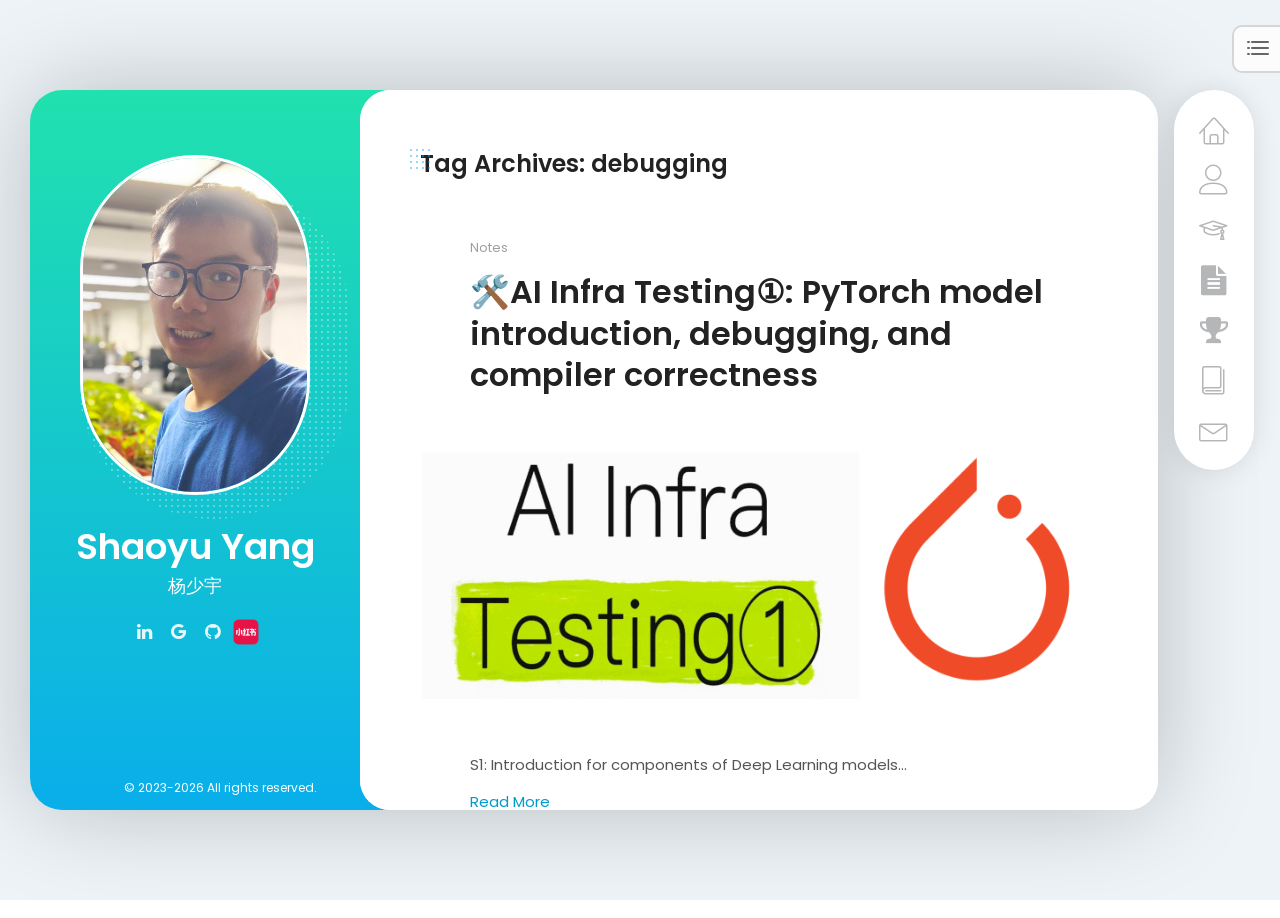
<file: tag/debugging/index.html>
<!DOCTYPE html>
<html lang="zh-Hans">

<head><meta charset="UTF-8">
    
    <meta name="viewport" content="width=device-width, initial-scale=1.0, maximum-scale=1.0, user-scalable=no">
    <link rel="profile" href="//gmpg.org/xfn/11">
    <title>debugging – shaoyuyang</title>
<meta name="robots" content="max-image-preview:large">
	<style>img:is([sizes="auto" i], [sizes^="auto," i]) { contain-intrinsic-size: 3000px 1500px }</style>
	<link rel="dns-prefetch" href="//fonts.googleapis.com">
<link rel="alternate" type="application/rss+xml" title="shaoyuyang » Feed" href="https://shaoyuyoung.github.io/feed/">
<link rel="alternate" type="application/rss+xml" title="shaoyuyang » 评论 Feed" href="https://shaoyuyoung.github.io/comments/feed/">
<link rel="alternate" type="application/rss+xml" title="shaoyuyang » debugging 标签 Feed" href="https://shaoyuyoung.github.io/tag/debugging/feed/">
<script type="text/javascript">
/* <![CDATA[ */
window._wpemojiSettings = {"baseUrl":"https:\/\/s.w.org\/images\/core\/emoji\/16.0.1\/72x72\/","ext":".png","svgUrl":"https:\/\/s.w.org\/images\/core\/emoji\/16.0.1\/svg\/","svgExt":".svg","source":{"concatemoji":"https:\/\/shaoyuyoung.github.io\/wp-includes\/js\/wp-emoji-release.min.js?ver=6.8.11"}};
/*! This file is auto-generated */
!function(s,n){var o,i,e;function c(e){try{var t={supportTests:e,timestamp:(new Date).valueOf()};sessionStorage.setItem(o,JSON.stringify(t))}catch(e){}}function p(e,t,n){e.clearRect(0,0,e.canvas.width,e.canvas.height),e.fillText(t,0,0);var t=new Uint32Array(e.getImageData(0,0,e.canvas.width,e.canvas.height).data),a=(e.clearRect(0,0,e.canvas.width,e.canvas.height),e.fillText(n,0,0),new Uint32Array(e.getImageData(0,0,e.canvas.width,e.canvas.height).data));return t.every(function(e,t){return e===a[t]})}function u(e,t){e.clearRect(0,0,e.canvas.width,e.canvas.height),e.fillText(t,0,0);for(var n=e.getImageData(16,16,1,1),a=0;a<n.data.length;a++)if(0!==n.data[a])return!1;return!0}function f(e,t,n,a){switch(t){case"flag":return n(e,"\ud83c\udff3\ufe0f\u200d\u26a7\ufe0f","\ud83c\udff3\ufe0f\u200b\u26a7\ufe0f")?!1:!n(e,"\ud83c\udde8\ud83c\uddf6","\ud83c\udde8\u200b\ud83c\uddf6")&&!n(e,"\ud83c\udff4\udb40\udc67\udb40\udc62\udb40\udc65\udb40\udc6e\udb40\udc67\udb40\udc7f","\ud83c\udff4\u200b\udb40\udc67\u200b\udb40\udc62\u200b\udb40\udc65\u200b\udb40\udc6e\u200b\udb40\udc67\u200b\udb40\udc7f");case"emoji":return!a(e,"\ud83e\udedf")}return!1}function g(e,t,n,a){var r="undefined"!=typeof WorkerGlobalScope&&self instanceof WorkerGlobalScope?new OffscreenCanvas(300,150):s.createElement("canvas"),o=r.getContext("2d",{willReadFrequently:!0}),i=(o.textBaseline="top",o.font="600 32px Arial",{});return e.forEach(function(e){i[e]=t(o,e,n,a)}),i}function t(e){var t=s.createElement("script");t.src=e,t.defer=!0,s.head.appendChild(t)}"undefined"!=typeof Promise&&(o="wpEmojiSettingsSupports",i=["flag","emoji"],n.supports={everything:!0,everythingExceptFlag:!0},e=new Promise(function(e){s.addEventListener("DOMContentLoaded",e,{once:!0})}),new Promise(function(t){var n=function(){try{var e=JSON.parse(sessionStorage.getItem(o));if("object"==typeof e&&"number"==typeof e.timestamp&&(new Date).valueOf()<e.timestamp+604800&&"object"==typeof e.supportTests)return e.supportTests}catch(e){}return null}();if(!n){if("undefined"!=typeof Worker&&"undefined"!=typeof OffscreenCanvas&&"undefined"!=typeof URL&&URL.createObjectURL&&"undefined"!=typeof Blob)try{var e="postMessage("+g.toString()+"("+[JSON.stringify(i),f.toString(),p.toString(),u.toString()].join(",")+"));",a=new Blob([e],{type:"text/javascript"}),r=new Worker(URL.createObjectURL(a),{name:"wpTestEmojiSupports"});return void(r.onmessage=function(e){c(n=e.data),r.terminate(),t(n)})}catch(e){}c(n=g(i,f,p,u))}t(n)}).then(function(e){for(var t in e)n.supports[t]=e[t],n.supports.everything=n.supports.everything&&n.supports[t],"flag"!==t&&(n.supports.everythingExceptFlag=n.supports.everythingExceptFlag&&n.supports[t]);n.supports.everythingExceptFlag=n.supports.everythingExceptFlag&&!n.supports.flag,n.DOMReady=!1,n.readyCallback=function(){n.DOMReady=!0}}).then(function(){return e}).then(function(){var e;n.supports.everything||(n.readyCallback(),(e=n.source||{}).concatemoji?t(e.concatemoji):e.wpemoji&&e.twemoji&&(t(e.twemoji),t(e.wpemoji)))}))}((window,document),window._wpemojiSettings);
/* ]]> */
</script>
<style id="wp-emoji-styles-inline-css" type="text/css">

	img.wp-smiley, img.emoji {
		display: inline !important;
		border: none !important;
		box-shadow: none !important;
		height: 1em !important;
		width: 1em !important;
		margin: 0 0.07em !important;
		vertical-align: -0.1em !important;
		background: none !important;
		padding: 0 !important;
	}
</style>
<style id="classic-theme-styles-inline-css" type="text/css">
/*! This file is auto-generated */
.wp-block-button__link{color:#fff;background-color:#32373c;border-radius:9999px;box-shadow:none;text-decoration:none;padding:calc(.667em + 2px) calc(1.333em + 2px);font-size:1.125em}.wp-block-file__button{background:#32373c;color:#fff;text-decoration:none}
</style>
<style id="global-styles-inline-css" type="text/css">
:root{--wp--preset--aspect-ratio--square: 1;--wp--preset--aspect-ratio--4-3: 4/3;--wp--preset--aspect-ratio--3-4: 3/4;--wp--preset--aspect-ratio--3-2: 3/2;--wp--preset--aspect-ratio--2-3: 2/3;--wp--preset--aspect-ratio--16-9: 16/9;--wp--preset--aspect-ratio--9-16: 9/16;--wp--preset--color--black: #000000;--wp--preset--color--cyan-bluish-gray: #abb8c3;--wp--preset--color--white: #ffffff;--wp--preset--color--pale-pink: #f78da7;--wp--preset--color--vivid-red: #cf2e2e;--wp--preset--color--luminous-vivid-orange: #ff6900;--wp--preset--color--luminous-vivid-amber: #fcb900;--wp--preset--color--light-green-cyan: #7bdcb5;--wp--preset--color--vivid-green-cyan: #00d084;--wp--preset--color--pale-cyan-blue: #8ed1fc;--wp--preset--color--vivid-cyan-blue: #0693e3;--wp--preset--color--vivid-purple: #9b51e0;--wp--preset--color--cornflower-blue: #7066ff;--wp--preset--color--emerald: #54ca95;--wp--preset--color--shakespeare: #55c0ce;--wp--preset--color--persimmon: #fc6158;--wp--preset--color--azure-radiance: #007ced;--wp--preset--color--neon-carrot: #ff9638;--wp--preset--color--burnt-sienna: #ef5555;--wp--preset--color--blue-bayoux: #4a6583;--wp--preset--color--cerulean: #0099e5;--wp--preset--color--saffron: #f8b732;--wp--preset--color--java: #10b9b2;--wp--preset--color--carnation: #ef5565;--wp--preset--color--very-light-gray: #f5f5f5;--wp--preset--color--light-gray: #e5e5e5;--wp--preset--color--dark-gray: #555;--wp--preset--color--very-dark-gray: #333;--wp--preset--gradient--vivid-cyan-blue-to-vivid-purple: linear-gradient(135deg,rgba(6,147,227,1) 0%,rgb(155,81,224) 100%);--wp--preset--gradient--light-green-cyan-to-vivid-green-cyan: linear-gradient(135deg,rgb(122,220,180) 0%,rgb(0,208,130) 100%);--wp--preset--gradient--luminous-vivid-amber-to-luminous-vivid-orange: linear-gradient(135deg,rgba(252,185,0,1) 0%,rgba(255,105,0,1) 100%);--wp--preset--gradient--luminous-vivid-orange-to-vivid-red: linear-gradient(135deg,rgba(255,105,0,1) 0%,rgb(207,46,46) 100%);--wp--preset--gradient--very-light-gray-to-cyan-bluish-gray: linear-gradient(135deg,rgb(238,238,238) 0%,rgb(169,184,195) 100%);--wp--preset--gradient--cool-to-warm-spectrum: linear-gradient(135deg,rgb(74,234,220) 0%,rgb(151,120,209) 20%,rgb(207,42,186) 40%,rgb(238,44,130) 60%,rgb(251,105,98) 80%,rgb(254,248,76) 100%);--wp--preset--gradient--blush-light-purple: linear-gradient(135deg,rgb(255,206,236) 0%,rgb(152,150,240) 100%);--wp--preset--gradient--blush-bordeaux: linear-gradient(135deg,rgb(254,205,165) 0%,rgb(254,45,45) 50%,rgb(107,0,62) 100%);--wp--preset--gradient--luminous-dusk: linear-gradient(135deg,rgb(255,203,112) 0%,rgb(199,81,192) 50%,rgb(65,88,208) 100%);--wp--preset--gradient--pale-ocean: linear-gradient(135deg,rgb(255,245,203) 0%,rgb(182,227,212) 50%,rgb(51,167,181) 100%);--wp--preset--gradient--electric-grass: linear-gradient(135deg,rgb(202,248,128) 0%,rgb(113,206,126) 100%);--wp--preset--gradient--midnight: linear-gradient(135deg,rgb(2,3,129) 0%,rgb(40,116,252) 100%);--wp--preset--font-size--small: 13px;--wp--preset--font-size--medium: 20px;--wp--preset--font-size--large: 36px;--wp--preset--font-size--x-large: 42px;--wp--preset--spacing--20: 0.44rem;--wp--preset--spacing--30: 0.67rem;--wp--preset--spacing--40: 1rem;--wp--preset--spacing--50: 1.5rem;--wp--preset--spacing--60: 2.25rem;--wp--preset--spacing--70: 3.38rem;--wp--preset--spacing--80: 5.06rem;--wp--preset--shadow--natural: 6px 6px 9px rgba(0, 0, 0, 0.2);--wp--preset--shadow--deep: 12px 12px 50px rgba(0, 0, 0, 0.4);--wp--preset--shadow--sharp: 6px 6px 0px rgba(0, 0, 0, 0.2);--wp--preset--shadow--outlined: 6px 6px 0px -3px rgba(255, 255, 255, 1), 6px 6px rgba(0, 0, 0, 1);--wp--preset--shadow--crisp: 6px 6px 0px rgba(0, 0, 0, 1);}:where(.is-layout-flex){gap: 0.5em;}:where(.is-layout-grid){gap: 0.5em;}body .is-layout-flex{display: flex;}.is-layout-flex{flex-wrap: wrap;align-items: center;}.is-layout-flex > :is(*, div){margin: 0;}body .is-layout-grid{display: grid;}.is-layout-grid > :is(*, div){margin: 0;}:where(.wp-block-columns.is-layout-flex){gap: 2em;}:where(.wp-block-columns.is-layout-grid){gap: 2em;}:where(.wp-block-post-template.is-layout-flex){gap: 1.25em;}:where(.wp-block-post-template.is-layout-grid){gap: 1.25em;}.has-black-color{color: var(--wp--preset--color--black) !important;}.has-cyan-bluish-gray-color{color: var(--wp--preset--color--cyan-bluish-gray) !important;}.has-white-color{color: var(--wp--preset--color--white) !important;}.has-pale-pink-color{color: var(--wp--preset--color--pale-pink) !important;}.has-vivid-red-color{color: var(--wp--preset--color--vivid-red) !important;}.has-luminous-vivid-orange-color{color: var(--wp--preset--color--luminous-vivid-orange) !important;}.has-luminous-vivid-amber-color{color: var(--wp--preset--color--luminous-vivid-amber) !important;}.has-light-green-cyan-color{color: var(--wp--preset--color--light-green-cyan) !important;}.has-vivid-green-cyan-color{color: var(--wp--preset--color--vivid-green-cyan) !important;}.has-pale-cyan-blue-color{color: var(--wp--preset--color--pale-cyan-blue) !important;}.has-vivid-cyan-blue-color{color: var(--wp--preset--color--vivid-cyan-blue) !important;}.has-vivid-purple-color{color: var(--wp--preset--color--vivid-purple) !important;}.has-black-background-color{background-color: var(--wp--preset--color--black) !important;}.has-cyan-bluish-gray-background-color{background-color: var(--wp--preset--color--cyan-bluish-gray) !important;}.has-white-background-color{background-color: var(--wp--preset--color--white) !important;}.has-pale-pink-background-color{background-color: var(--wp--preset--color--pale-pink) !important;}.has-vivid-red-background-color{background-color: var(--wp--preset--color--vivid-red) !important;}.has-luminous-vivid-orange-background-color{background-color: var(--wp--preset--color--luminous-vivid-orange) !important;}.has-luminous-vivid-amber-background-color{background-color: var(--wp--preset--color--luminous-vivid-amber) !important;}.has-light-green-cyan-background-color{background-color: var(--wp--preset--color--light-green-cyan) !important;}.has-vivid-green-cyan-background-color{background-color: var(--wp--preset--color--vivid-green-cyan) !important;}.has-pale-cyan-blue-background-color{background-color: var(--wp--preset--color--pale-cyan-blue) !important;}.has-vivid-cyan-blue-background-color{background-color: var(--wp--preset--color--vivid-cyan-blue) !important;}.has-vivid-purple-background-color{background-color: var(--wp--preset--color--vivid-purple) !important;}.has-black-border-color{border-color: var(--wp--preset--color--black) !important;}.has-cyan-bluish-gray-border-color{border-color: var(--wp--preset--color--cyan-bluish-gray) !important;}.has-white-border-color{border-color: var(--wp--preset--color--white) !important;}.has-pale-pink-border-color{border-color: var(--wp--preset--color--pale-pink) !important;}.has-vivid-red-border-color{border-color: var(--wp--preset--color--vivid-red) !important;}.has-luminous-vivid-orange-border-color{border-color: var(--wp--preset--color--luminous-vivid-orange) !important;}.has-luminous-vivid-amber-border-color{border-color: var(--wp--preset--color--luminous-vivid-amber) !important;}.has-light-green-cyan-border-color{border-color: var(--wp--preset--color--light-green-cyan) !important;}.has-vivid-green-cyan-border-color{border-color: var(--wp--preset--color--vivid-green-cyan) !important;}.has-pale-cyan-blue-border-color{border-color: var(--wp--preset--color--pale-cyan-blue) !important;}.has-vivid-cyan-blue-border-color{border-color: var(--wp--preset--color--vivid-cyan-blue) !important;}.has-vivid-purple-border-color{border-color: var(--wp--preset--color--vivid-purple) !important;}.has-vivid-cyan-blue-to-vivid-purple-gradient-background{background: var(--wp--preset--gradient--vivid-cyan-blue-to-vivid-purple) !important;}.has-light-green-cyan-to-vivid-green-cyan-gradient-background{background: var(--wp--preset--gradient--light-green-cyan-to-vivid-green-cyan) !important;}.has-luminous-vivid-amber-to-luminous-vivid-orange-gradient-background{background: var(--wp--preset--gradient--luminous-vivid-amber-to-luminous-vivid-orange) !important;}.has-luminous-vivid-orange-to-vivid-red-gradient-background{background: var(--wp--preset--gradient--luminous-vivid-orange-to-vivid-red) !important;}.has-very-light-gray-to-cyan-bluish-gray-gradient-background{background: var(--wp--preset--gradient--very-light-gray-to-cyan-bluish-gray) !important;}.has-cool-to-warm-spectrum-gradient-background{background: var(--wp--preset--gradient--cool-to-warm-spectrum) !important;}.has-blush-light-purple-gradient-background{background: var(--wp--preset--gradient--blush-light-purple) !important;}.has-blush-bordeaux-gradient-background{background: var(--wp--preset--gradient--blush-bordeaux) !important;}.has-luminous-dusk-gradient-background{background: var(--wp--preset--gradient--luminous-dusk) !important;}.has-pale-ocean-gradient-background{background: var(--wp--preset--gradient--pale-ocean) !important;}.has-electric-grass-gradient-background{background: var(--wp--preset--gradient--electric-grass) !important;}.has-midnight-gradient-background{background: var(--wp--preset--gradient--midnight) !important;}.has-small-font-size{font-size: var(--wp--preset--font-size--small) !important;}.has-medium-font-size{font-size: var(--wp--preset--font-size--medium) !important;}.has-large-font-size{font-size: var(--wp--preset--font-size--large) !important;}.has-x-large-font-size{font-size: var(--wp--preset--font-size--x-large) !important;}
:where(.wp-block-post-template.is-layout-flex){gap: 1.25em;}:where(.wp-block-post-template.is-layout-grid){gap: 1.25em;}
:where(.wp-block-columns.is-layout-flex){gap: 2em;}:where(.wp-block-columns.is-layout-grid){gap: 2em;}
:root :where(.wp-block-pullquote){font-size: 1.5em;line-height: 1.6;}
</style>
<link rel="stylesheet" id="font-awesome-css" href="https://shaoyuyoung.github.io/wp-content/plugins/elementor/assets/lib/font-awesome/css/font-awesome.min.css?ver=4.7.0" type="text/css" media="all">
<link rel="stylesheet" id="jquery-lazyloadxt-spinner-css-css" href="https://shaoyuyoung.github.io/wp-content/plugins/a3-lazy-load/assets/css/jquery.lazyloadxt.spinner.css?ver=6.8.11" type="text/css" media="all">
<link rel="stylesheet" id="a3a3_lazy_load-css" href="https://shaoyuyoung.github.io/wp-content/uploads/sass/a3_lazy_load.min.css?ver=1740050807" type="text/css" media="all">
<link rel="stylesheet" id="bootstrap-css" href="https://shaoyuyoung.github.io/wp-content/themes/breezycv/css/bootstrap.min.css?ver=4.0.0" type="text/css" media="all">
<link rel="stylesheet" id="normalize-css" href="https://shaoyuyoung.github.io/wp-content/themes/breezycv/css/normalize.css?ver=1.0" type="text/css" media="all">
<link rel="stylesheet" id="owl-carousel-css" href="https://shaoyuyoung.github.io/wp-content/themes/breezycv/css/owl.carousel.css?ver=2.0" type="text/css" media="all">
<link rel="stylesheet" id="perfect-scrollbar-css" href="https://shaoyuyoung.github.io/wp-content/themes/breezycv/css/perfect-scrollbar.css?ver=2.0" type="text/css" media="all">
<link rel="stylesheet" id="animations-css" href="https://shaoyuyoung.github.io/wp-content/themes/breezycv/css/animations.css?ver=1.0" type="text/css" media="all">
<link rel="stylesheet" id="magnific-popup-css" href="https://shaoyuyoung.github.io/wp-content/themes/breezycv/css/magnific-popup.css?ver=1.3.0" type="text/css" media="all">
<link rel="stylesheet" id="fw-option-type-icon-v2-pack-linear-icons-css" href="https://shaoyuyoung.github.io/wp-content/themes/breezycv/css/linearicons/style.css?ver=2.7.31" type="text/css" media="all">
<link rel="stylesheet" id="fw-option-type-icon-v2-pack-font-awesomefw-css" href="https://shaoyuyoung.github.io/wp-content/themes/breezycv/css/font-awesome/css/font-awesome.min.css?ver=2.7.31" type="text/css" media="all">
<link rel="stylesheet" id="breezycv-main-styles-css" href="https://shaoyuyoung.github.io/wp-content/themes/breezycv/css/main.css?ver=1.5.6" type="text/css" media="all">
<link rel="stylesheet" id="breezycv-customization-css" href="https://shaoyuyoung.github.io/wp-content/themes/breezycv/css/customization.css?ver=1.5.6" type="text/css" media="all">
<style id="breezycv-customization-inline-css" type="text/css">

        .page-content {
            max-width: 1280px;
        }
        @media only screen and (min-width: 1024px){
            .page-content {
                border-radius: 32px;
                
            }
            .animated-section,
            .section-content,
            .single-page-content,
            .content-wrapper {
               border-radius: 30px; 
            }
        }

        /* ============================================================================= 
        2. Typography
        ============================================================================= */
        body,
        p,
        .elementor .elementor-widget-icon-box .elementor-icon-box-content .elementor-icon-box-description {
            font-family: "Poppins", Helvetica, sans-serif;
            font-size: 15px;
            font-weight: 0;
            font-style: normal;
            line-height: 1.75em;
            color: #555;
        }

        .form-control,
        .form-control:focus,
        .has-error .form-control,
        .has-error .form-control:focus {
            font-family: "Poppins", Helvetica, sans-serif;
        }

        h1, h2, h3, h4, h5, h6 {
            font-family: "Poppins", Helvetica, sans-serif;
            font-weight: 600;
            font-style: normal;
            color: #222;
        }

        .logo-text, .logo-symbol {
            font-family: "Poppins", Helvetica, sans-serif;
        }

        h1 {
            font-size: 32px;
            color: #222;
        }
        h2 {
            font-size: 24px;
            color: #222;
        }
        h3 {
            font-size: 18px;
            color: #222;
        }
        h4 {
            font-size: 16px;
            color: #222;
        }
        h5 {
            font-size: 14px;
            color: #222;
        }
        h6 {
            font-size: 12px;
            color: #222;
        }

        .testimonial-author {
            font-family: "Poppins", Helvetica, sans-serif;
            font-weight: 600;
            font-style: normal;
            color: #222;
        }

        .timeline-item .item-period,
        .mobile-site-title {
            font-family: "Poppins", Helvetica, sans-serif;
        }

        .form-control,
        .form-control:focus,
        .has-error .form-control,
        .has-error .form-control:focus,
        input[type="search"],
        input[type="password"],
        input[type="text"],
        .header-search input.form-control {
            font-family: "Poppins", Helvetica, sans-serif;
            font-weight: 0;
            font-style: normal;
        }

        .btn-primary, .btn-secondary, button, input[type="button"], input[type="submit"] {
            font-family: "Poppins", Helvetica, sans-serif;
        }


        /* ============================================================================= 
        3. Logo
        ============================================================================= */
        .header-photo,
        .header-photo img {
            
        height: auto;
        max-height: 340px;
        
            
        width: auto;
        max-width: 340px;
        
        }


        
        .logo-text {
            line-height: 340px;
            margin-left: 10px;
        }
        

        

        

        /* ============================================================================= 
        4. Backgrounds
        ============================================================================= */
        
        html {
            background: -webkit-gradient(linear, left top, left bottom, from(#edf3f7), to(#edf3f7));
            background: linear-gradient(#edf3f7, #edf3f7);
        }
        body {
            background-color: transparent;
        }
    
    .lm-animated-bg {
        position: absolute;
        width: auto;
        height: auto;
        top: -18px;
        left: -18px;
        right: -18px;
        bottom: -18px;
        background-image: url();
        background-position: center center;
        background-size: cover;
        background-repeat: no-repeat;
        z-index: -1;
    }
    

        .animated-section > .section-content,
        .single-page-content > .content-wrapper,
        .page-portfolio-loaded,
        .single-post .site-content .post-content {
            background-color: #fff;
        }

        .btn-primary:hover,
        .btn-primary:focus,
        .elementor .btn-primary:hover,
        .elementor .btn-primary:focus,
        button:hover,
        button:focus,
        input[type="button"]:hover,
        input[type="button"]:focus,
        input[type="submit"]:hover,
        input[type="submit"]:focus,
        .elementor .skill-percentage,
        .elementor .service-icon,
        .lm-pricing .lm-package-wrap.highlight-col .lm-heading-row span:after,
        .portfolio-page-nav > div.nav-item a:hover,
        .elementor .testimonials.owl-carousel .owl-nav .owl-prev:hover,
        .elementor .testimonials.owl-carousel .owl-nav .owl-next:hover,
        .elementor .clients.owl-carousel .owl-nav .owl-prev:hover,
        .elementor .clients.owl-carousel .owl-nav .owl-next:hover,
        .elementor .fw-pricing .fw-package-wrap.highlight-col .fw-heading-row span:after,
        .cat-links li a,
        .cat-links li a:hover,
        .calendar_wrap td#today,
        .nothing-found p,
        .elementor .portfolio-grid figure .portfolio-preview-desc h5:after,
        .preloader-spinner,
        .elementor .info-list li .title:after,
        .elementor .clients.owl-carousel .owl-dot.active span,
        .elementor .clients.owl-carousel .owl-dot:hover span,
        .elementor .testimonials.owl-carousel .owl-dot.active span,
        .elementor .testimonials.owl-carousel .owl-dot:hover span,
        .logo-symbol,
        .elementor .fw-pricing .fw-package.highlight .fw-heading-row span:after,
        .ps:hover>.ps__scrollbar-y-rail:hover>.ps__scrollbar-y,
        .elementor .knowledges li,
        .elementor .timeline .divider:before {
            background-color: #09aeea;
        }

        @media only screen and (min-width: 1025px) {
            ul.main-menu .link-text {
                background-color: #09aeea;
            }
        }

        @media only screen and (max-width: 1024px) {
            .menu-toggle {
                background-color: #09aeea;
            }
        }


        .blog-sidebar .sidebar-item {
            background-color: #fff;
        }

        .block-title:after, h3.comment-reply-title:after {
            background-image: -webkit-repeating-radial-gradient(center center, #09aeea, #09aeea 1px, transparent 0px, transparent 100%);
            background-image: -moz-repeating-radial-gradient(center center, #09aeea, #09aeea 1px, transparent 0px, transparent 100%);
            background-image: -ms-repeating-radial-gradient(center center, #09aeea, #09aeea 1px, transparent 0px, transparent 100%);
        }




        /* ============================================================================= 
        5. Colors
        ============================================================================= */
        a,
        .form-group-with-icon.form-group-focus i,
        .site-title span,
        .header-search button:hover,
        .header-search button:focus,
        .block-title h3 span,
        .header-search button:hover,
        .header-search button:focus,
        .ajax-page-nav > div.nav-item a:hover,
        .project-general-info .fa,
        .comment-author a:hover,
        .comment-list .pingback a:hover,
        .comment-list .trackback a:hover,
        .comment-metadata a:hover,
        .comment-reply-title small a:hover,
        .entry-title a:hover,
        .entry-content .edit-link a:hover,
        .post-navigation a:hover,
        .image-navigation a:hover,
        .elementor .portfolio-grid figure i,
        .share-buttons a:hover,
        .elementor .info-block-w-icon i,
        .elementor .lm-info-block i,
        .lmpixels-arrows-nav div:hover,
        .block-title h2 span, h3.comment-reply-title span,
        ul.main-menu .current-menu-item a,
        .elementor .block-title h2 span,
        .elementor .fun-fact i,
        .elementor .testimonial .author-info .icon,
        .elementor .header-buttons .btn-primary:hover,
        .elementor .form-group:not(.form-group-checkbox) .form-control:focus ~ label,
        .elementor .form-group.form-group-focus:not(.form-group-checkbox) .form-control ~ label,
        .elementor .info-list li .title,
        .header-buttons .btn-primary:hover {
            color: #09aeea;
        }

        a,
        .entry-meta:not(.entry-tags-share) a:hover {
            color: #0099cc;
        }

        a:hover,
        .post-navigation .meta-nav:hover {
            color: #006699;
        }

        .wp-block-pullquote.is-style-solid-color {
            background-color: #09aeea;
        }

        .wp-block-button:not(.is-style-outline) .wp-block-button__link:not(.has-background),
        .wp-block-button.is-style-outline .wp-block-button__link:active,
        .wp-block-button.is-style-outline .wp-block-button__link:focus,
        .wp-block-button.is-style-outline .wp-block-button__link:hover {
            background-color: #09aeea;
        }

        @media only screen and (min-width: 1025px) {
            ul.main-menu a.active,
            ul.main-menu a:focus,
            ul.main-menu a:hover {
                color: #09aeea;
            }
        }

        @media only screen and (max-width: 1024px) {
            .header {
                background-color: #09aeea;
            }
        }




        /* ============================================================================= 
        6. Borders
        ============================================================================= */
        .logo-symbol,
        .btn-primary,
        .elementor .btn-primary,
        button,
        input[type="button"],
        input[type="submit"],
        .btn-primary:hover,
        .btn-primary:focus,
        button:hover,
        button:focus,
        input[type="button"]:hover,
        input[type="button"]:focus,
        input[type="submit"]:hover,
        input[type="submit"]:focus,
        .form-control + .form-control-border,
        .elementor .timeline-item,
        .elementor .timeline-item:before,
        .page-links a:hover,
        .paging-navigation .page-numbers.current,
        .paging-navigation .page-numbers:hover,
        .paging-navigation .page-numbers:focus,
        .portfolio-grid figure .portfolio-preview-desc h5:after,
        .paging-navigation a:hover,
        .skill-container,
        .btn-primary, button, input[type="button"], input[type="submit"],
        .blog-sidebar ul li:before,
        .elementor .share-buttons a:hover,
        .elementor .testimonials.owl-carousel .owl-nav .owl-prev:hover,
        .elementor .testimonials.owl-carousel .owl-nav .owl-next:hover,
        .elementor .clients.owl-carousel .owl-nav .owl-prev:hover,
        .elementor .clients.owl-carousel .owl-nav .owl-next:hover,
        .wp-block-pullquote,
        .wp-block-button .wp-block-button__link,
        .elementor .timeline-item h5.item-period,
        .form-control ~ .form-control-border,
        .elementor .form-control ~ .form-control-border,
        .elementor .timeline .divider:after {
            border-color: #09aeea;
        }

        @media only screen and (max-width: 1024px) {
            .lmpixels-arrows-nav {
                border-color: #09aeea;
            }
        }


        /* ============================================================================= 
        7. Page Titles and Page Content Area
        ============================================================================= */
        .page-title:after {
            background-image: -webkit-repeating-radial-gradient(center center, #09aeea, #09aeea 1px, transparent 0px, transparent 100%);
            background-image: -moz-repeating-radial-gradient(center center, #09aeea, #09aeea 1px, transparent 0px, transparent 100%);
            background-image: -ms-repeating-radial-gradient(center center, #09aeea, #09aeea 1px, transparent 0px, transparent 100%);
        }

        .page-title h1 {
            color: #222;
            font-size: 32px;
            font-family: Poppins, Helvetica, sans-serif;
            font-weight: 600;
            font-style: normal;
            letter-spacing: 0px;
        }

        @media only screen and (max-width: 1024px) {
            .page-title h1 {
                font-size: 25.6px;
            }
        }

        .page-content {
            background: -webkit-gradient(linear, left top, left bottom, from(#21e1ae), to(#09aeea));
            background: linear-gradient(#21e1ae, #09aeea);
        }

        

        /* ============================================================================= 
        8. Custom Styles
        ============================================================================= */
        
    
</style>
<link rel="stylesheet" id="breezycv-google-fonts-css" href="http://fonts.googleapis.com/css?family=Poppins:100,100italic,200,200italic,300,300italic,regular,italic,500,500italic,600,600italic,700,700italic,800,800italic,900,900italic" type="text/css" media="all">
<script type="text/javascript" src="https://shaoyuyoung.github.io/wp-includes/js/jquery/jquery.min.js?ver=3.7.1" id="jquery-core-js"></script>
<script type="text/javascript" src="https://shaoyuyoung.github.io/wp-includes/js/jquery/jquery-migrate.min.js?ver=3.4.1" id="jquery-migrate-js"></script>
<link rel="https://api.w.org/" href="https://shaoyuyoung.github.io/wp-json/"><link rel="alternate" title="JSON" type="application/json" href="https://shaoyuyoung.github.io/wp-json/wp/v2/tags/25"><link rel="EditURI" type="application/rsd+xml" title="RSD" href="https://shaoyuyoung.github.io/xmlrpc.php?rsd">
<meta name="generator" content="WordPress 6.8.11">
<style type="text/css">.recentcomments a{display:inline !important;padding:0 !important;margin:0 !important;}</style>			<style>
				.e-con.e-parent:nth-of-type(n+4):not(.e-lazyloaded):not(.e-no-lazyload),
				.e-con.e-parent:nth-of-type(n+4):not(.e-lazyloaded):not(.e-no-lazyload) * {
					background-image: none !important;
				}
				@media screen and (max-height: 1024px) {
					.e-con.e-parent:nth-of-type(n+3):not(.e-lazyloaded):not(.e-no-lazyload),
					.e-con.e-parent:nth-of-type(n+3):not(.e-lazyloaded):not(.e-no-lazyload) * {
						background-image: none !important;
					}
				}
				@media screen and (max-height: 640px) {
					.e-con.e-parent:nth-of-type(n+2):not(.e-lazyloaded):not(.e-no-lazyload),
					.e-con.e-parent:nth-of-type(n+2):not(.e-lazyloaded):not(.e-no-lazyload) * {
						background-image: none !important;
					}
				}
			</style>
			<link rel="icon" href="https://shaoyuyoung.github.io/wp-content/uploads/2025/01/cropped-pixiu.webp" sizes="32x32">
<link rel="icon" href="https://shaoyuyoung.github.io/wp-content/uploads/2025/01/cropped-pixiu.webp" sizes="192x192">
<link rel="apple-touch-icon" href="https://shaoyuyoung.github.io/wp-content/uploads/2025/01/cropped-pixiu.webp">
<meta name="msapplication-TileImage" content="https://shaoyuyoung.github.io/wp-content/uploads/2025/01/cropped-pixiu.webp">
</head>

<body class="archive tag tag-debugging tag-25 wp-embed-responsive wp-theme-breezycv eio-default masthead-fixed list-view full-width elementor-default elementor-kit-13">

<div class="lm-animated-bg"></div>
    
<!-- Loading animation -->
<div class="preloader">
  <div class="preloader-animation">
    <div class="preloader-spinner">
    </div>
  </div>
</div>
<!-- /Loading animation -->

<div class="page-wrapper bg-move-effect">
    <div class="page-content site-content">

        <header id="site_header" class="header mobile-menu-hide">
            <div class="header-content">
                <div class="header-photo">
                                        <a href="https://shaoyuyoung.github.io/">
                        <img src="https://shaoyuyoung.github.io/wp-content/uploads/2026/06/avtar-scaled.jpg" alt="image">
                    </a>
                                    </div>

                                <div class="header-titles">
                                            <a href="https://shaoyuyoung.github.io/">
                            <h2>Shaoyu Yang</h2>
                        </a>
                                                                <h4>杨少宇</h4>
                                    </div>
                            </div>

            <ul id="menu-vcard-menu" class="breezycv-classic-menu main-menu"><li id="menu-item-20" class="menu-item menu-item-type-post_type menu-item-object-page menu-item-has-icon"><a class="nav-anim" href="https://shaoyuyoung.github.io/#home" data-object="page"><span class="menu-icon lnr lnr-home"></span> <span class="link-text">Home</span></a></li>
<li id="menu-item-30" class="menu-item menu-item-type-post_type menu-item-object-page menu-item-has-icon"><a class="nav-anim" href="https://shaoyuyoung.github.io/#about-me" data-object="page"><span class="menu-icon lnr lnr-user"></span> <span class="link-text">About Me</span></a></li>
<li id="menu-item-61" class="menu-item menu-item-type-post_type menu-item-object-page menu-item-has-icon"><a class="nav-anim" href="https://shaoyuyoung.github.io/#resume" data-object="page"><span class="menu-icon lnr lnr-graduation-hat"></span> <span class="link-text">Resume</span></a></li>
<li id="menu-item-212" class="menu-item menu-item-type-post_type menu-item-object-page menu-item-has-icon"><a class="nav-anim" href="https://shaoyuyoung.github.io/#publication" data-object="page"><span class="menu-icon fafw fafw-file-text"></span> <span class="link-text">Publication</span></a></li>
<li id="menu-item-515" class="menu-item menu-item-type-post_type menu-item-object-page menu-item-has-icon"><a class="nav-anim" href="https://shaoyuyoung.github.io/#awards" data-object="page"><span class="menu-icon fafw fafw-trophy"></span> <span class="link-text">Awards</span></a></li>
<li id="menu-item-107" class="menu-item menu-item-type-post_type menu-item-object-page menu-item-has-icon"><a class="nav-anim" href="https://shaoyuyoung.github.io/#blog" data-object="page"><span class="menu-icon lnr lnr-book"></span> <span class="link-text">Blog</span></a></li>
<li id="menu-item-111" class="menu-item menu-item-type-post_type menu-item-object-page menu-item-has-icon"><a class="nav-anim" href="https://shaoyuyoung.github.io/#contact" data-object="page"><span class="menu-icon lnr lnr-envelope"></span> <span class="link-text">Contact</span></a></li>
</ul>
             <!-- Social Links -->
                        <div class="social-links">
              <ul>
                                    <li>
                        <a href="https://www.linkedin.com/in/shaoyu-yang-325b092a8" target="_blank">
                                                                                        <i class="fafw fafw-linkedin"></i>
                                                    </a>
                    </li>
                                      <li>
                        <a href="https://scholar.google.com/citations?hl=zh-CN&amp;user=xjXyBgUAAAAJ" target="_blank">
                                                                                        <i class="fafw fafw-google"></i>
                                                    </a>
                    </li>
                                      <li>
                        <a href="https://github.com/shaoyuyoung" target="_blank">
                                                                                        <i class="fafw fafw-github"></i>
                                                    </a>
                    </li>
                                      <li>
                        <a href="https://shaoyuyoung.github.io/wp-content/uploads/2026/01/xiaohongshulink.jpg" target="_blank">
                                                            <img src="https://shaoyuyoung.github.io/wp-content/uploads/2026/01/xiaohongshu.png" alt="xiaohongshu">
                                                                                </a>
                    </li>
                                </ul>
            </div>
                        <!-- /Social Links -->

            <!-- Buttons -->
                                                    <!-- /Buttons -->

            <!-- Copyrights -->
                        <div class="copyrights">© 2023-2026 All rights reserved.</div>
                        <!-- /Copyrights -->
        </header>

        <div class="mobile-site-title mobile-visible">
            <a href="https://shaoyuyoung.github.io/">
                Shaoyu Yang            </a>
        </div>

        <!-- Mobile Navigation -->
        <div class="menu-toggle">
            <span></span>
            <span></span>
            <span></span>
        </div>
        <!-- End Mobile Navigation -->

        <div class="content-area single-page-area">
    <div class="single-page-content">
        <div class="content-wrapper">
							<h2 class="page-title">Tag Archives: debugging</h2>

			
<article id="post-873" class="post-873 post type-post status-publish format-standard has-post-thumbnail hentry category-notes tag-ai-infra tag-debugging tag-pytorch">

	<header class="entry-header">
		<div class="entry-meta entry-meta-top">
			<span><a href="https://shaoyuyoung.github.io/category/notes/" rel="category tag">Notes</a></span> 					</div><!-- .entry-meta -->

				<h3 class="entry-title"><a href="https://shaoyuyoung.github.io/ai-infra-testing-1/" rel="bookmark">🛠️AI Infra Testing①: PyTorch model introduction, debugging, and compiler correctness</a></h3>	</header><!-- .entry-header -->

	
			<a class="post-thumbnail" href="https://shaoyuyoung.github.io/ai-infra-testing-1/">
				<img fetchpriority="high" width="1650" height="659" src="https://shaoyuyoung.github.io/wp-content/plugins/a3-lazy-load/assets/images/lazy_placeholder.gif" data-lazy-type="image" data-src="https://shaoyuyoung.github.io/wp-content/uploads/2025/02/AI-Infra-Testing-1.png" class="lazy lazy-hidden attachment-full size-full wp-post-image" alt="" decoding="async" srcset="" data-srcset="https://shaoyuyoung.github.io/wp-content/uploads/2025/02/AI-Infra-Testing-1.png 1650w, https://shaoyuyoung.github.io/wp-content/uploads/2025/02/AI-Infra-Testing-1-300x120.png 300w, https://shaoyuyoung.github.io/wp-content/uploads/2025/02/AI-Infra-Testing-1-1024x409.png 1024w, https://shaoyuyoung.github.io/wp-content/uploads/2025/02/AI-Infra-Testing-1-768x307.png 768w, https://shaoyuyoung.github.io/wp-content/uploads/2025/02/AI-Infra-Testing-1-1536x613.png 1536w" sizes="(max-width: 1650px) 100vw, 1650px"><noscript><img width="1650" height="659" src="https://shaoyuyoung.github.io/wp-content/uploads/2025/02/AI-Infra-Testing-1.png" class="attachment-full size-full wp-post-image" alt="" decoding="async" srcset="https://shaoyuyoung.github.io/wp-content/uploads/2025/02/AI-Infra-Testing-1.png 1650w, https://shaoyuyoung.github.io/wp-content/uploads/2025/02/AI-Infra-Testing-1-300x120.png 300w, https://shaoyuyoung.github.io/wp-content/uploads/2025/02/AI-Infra-Testing-1-1024x409.png 1024w, https://shaoyuyoung.github.io/wp-content/uploads/2025/02/AI-Infra-Testing-1-768x307.png 768w, https://shaoyuyoung.github.io/wp-content/uploads/2025/02/AI-Infra-Testing-1-1536x613.png 1536w" sizes="(max-width: 1650px) 100vw, 1650px"></noscript>			</a>

		
	<div class="post-content">
				<div class="entry-summary">
			<p>S1: Introduction for components of Deep Learning models…</p>
<p><a class="read-more" href="https://shaoyuyoung.github.io/ai-infra-testing-1/">Read More</a></p>
		</div><!-- .entry-summary -->
		
				<div class="entry-meta entry-meta-bottom">
					<div class="date-author">
			<span class="entry-date"><a href="https://shaoyuyoung.github.io/ai-infra-testing-1/" rel="bookmark"><i class="fa fa-fw fa-clock-o"></i> <time class="entry-date" datetime="2025-03-22T16:32:23+08:00">2025年3月22日</time></a></span><span class="author vcard"><a class="url fn n" href="https://shaoyuyoung.github.io/author/shaoyuyoung/" rel="author"><i class="fa fa-fw fa-user"></i> shaoyuyoung</a></span> 			</div>
						<!-- Share Buttons -->
			<div class="entry-share btn-group share-buttons">
				        <a href="https://www.facebook.com/sharer/sharer.php?u=https://shaoyuyoung.github.io/ai-infra-testing-1/" onclick="javascript:window.open(this.href, '', 'menubar=no,toolbar=no,resizable=yes,scrollbars=yes,height=300,width=600');return false;" class="btn" target="_blank" title="Share on Facebook">
            <i class="fa fa-facebook"></i>
        </a>
        <a href="https://twitter.com/share?url=https://shaoyuyoung.github.io/ai-infra-testing-1/" onclick="javascript:window.open(this.href, '', 'menubar=no,toolbar=no,resizable=yes,scrollbars=yes,height=300,width=600');return false;" class="btn" target="_blank" title="Share on Twitter">
            <i class="fa fa-twitter"></i>
        </a>
        <a href="http://www.linkedin.com/shareArticle?mini=true&amp;url=https://shaoyuyoung.github.io/ai-infra-testing-1/" onclick="javascript:window.open(this.href,'', 'menubar=no,toolbar=no,resizable=yes,scrollbars=yes,height=600,width=600');return false;" class="btn" title="Share on LinkedIn">
            <i class="fa fa-linkedin"></i>
        </a>
        <a href="http://www.digg.com/submit?url=https://shaoyuyoung.github.io/ai-infra-testing-1/" onclick="javascript:window.open(this.href,'', 'menubar=no,toolbar=no,resizable=yes,scrollbars=yes,height=600,width=600');return false;" class="btn" title="Share on Digg">
            <i class="fa fa-digg"></i>
        </a>
    			</div>
		<!-- /Share Buttons -->
				</div>
				<div class="post-tags">
			<span class="tags"><a href="https://shaoyuyoung.github.io/tag/ai-infra/" rel="tag">AI Infra</a><a href="https://shaoyuyoung.github.io/tag/debugging/" rel="tag">debugging</a><a href="https://shaoyuyoung.github.io/tag/pytorch/" rel="tag">PyTorch</a></span>		</div>
	</div>
</article><!-- #post-## -->
		</div>
    </div>
</div>
  
        </div>
        
	<div id="blog-sidebar" class="blog-sidebar hidden-sidebar">
		<div class="sidebar-toggle">
			<span></span>
			<span></span>
			<span></span>
		</div>
		<div class="blog-sidebar-content clearfix">
			<div class="sidebar-item"><form role="search" method="get" class="search-form" action="https://shaoyuyoung.github.io/">
				<label>
					<span class="screen-reader-text">搜索：</span>
					<input type="search" class="search-field" placeholder="搜索…" value="" name="s">
				</label>
				<input type="submit" class="search-submit" value="搜索">
			</form></div>
		<div class="sidebar-item">
		<div class="sidebar-title"><h4>近期文章</h4></div>
		<ul>
											<li>
					<a href="https://shaoyuyoung.github.io/moments/">🌠Moments</a>
									</li>
											<li>
					<a href="https://shaoyuyoung.github.io/fuel/">May the Feedback Be with You! (愿反馈与你同在)</a>
									</li>
											<li>
					<a href="https://shaoyuyoung.github.io/ai-infra-testing-2/">🛠️AI Infra Testing②: How to draft a good bug report for open-source community?</a>
									</li>
											<li>
					<a href="https://shaoyuyoung.github.io/ai-infra-testing-1/">🛠️AI Infra Testing①: PyTorch model introduction, debugging, and compiler correctness</a>
									</li>
					</ul>

		</div><div class="sidebar-item"><div class="sidebar-title"><h4>近期评论</h4></div><ul id="recentcomments"></ul></div>		</div>
	</div>
    </div>
	<script type="speculationrules">
{"prefetch":[{"source":"document","where":{"and":[{"href_matches":"\/*"},{"not":{"href_matches":["\/wp-*.php","\/wp-admin\/*","\/wp-content\/uploads\/*","\/wp-content\/*","\/wp-content\/plugins\/*","\/wp-content\/themes\/breezycv\/*","\/*\\?(.+)"]}},{"not":{"selector_matches":"a[rel~=\"nofollow\"]"}},{"not":{"selector_matches":".no-prefetch, .no-prefetch a"}}]},"eagerness":"conservative"}]}
</script>
			<script type='text/javascript'>
				const lazyloadRunObserver = () => {
					const lazyloadBackgrounds = document.querySelectorAll( `.e-con.e-parent:not(.e-lazyloaded)` );
					const lazyloadBackgroundObserver = new IntersectionObserver( ( entries ) => {
						entries.forEach( ( entry ) => {
							if ( entry.isIntersecting ) {
								let lazyloadBackground = entry.target;
								if( lazyloadBackground ) {
									lazyloadBackground.classList.add( 'e-lazyloaded' );
								}
								lazyloadBackgroundObserver.unobserve( entry.target );
							}
						});
					}, { rootMargin: '200px 0px 200px 0px' } );
					lazyloadBackgrounds.forEach( ( lazyloadBackground ) => {
						lazyloadBackgroundObserver.observe( lazyloadBackground );
					} );
				};
				const events = [
					'DOMContentLoaded',
					'elementor/lazyload/observe',
				];
				events.forEach( ( event ) => {
					document.addEventListener( event, lazyloadRunObserver );
				} );
			</script>
			<script type="text/javascript" id="jquery-lazyloadxt-js-extra">
/* <![CDATA[ */
var a3_lazyload_params = {"apply_images":"1","apply_videos":"1"};
/* ]]> */
</script>
<script type="text/javascript" src="https://shaoyuyoung.github.io/wp-content/plugins/a3-lazy-load/assets/js/jquery.lazyloadxt.extra.min.js?ver=2.7.3" id="jquery-lazyloadxt-js"></script>
<script type="text/javascript" src="https://shaoyuyoung.github.io/wp-content/plugins/a3-lazy-load/assets/js/jquery.lazyloadxt.srcset.min.js?ver=2.7.3" id="jquery-lazyloadxt-srcset-js"></script>
<script type="text/javascript" id="jquery-lazyloadxt-extend-js-extra">
/* <![CDATA[ */
var a3_lazyload_extend_params = {"edgeY":"0","horizontal_container_classnames":""};
/* ]]> */
</script>
<script type="text/javascript" src="https://shaoyuyoung.github.io/wp-content/plugins/a3-lazy-load/assets/js/jquery.lazyloadxt.extend.js?ver=2.7.3" id="jquery-lazyloadxt-extend-js"></script>
<script type="text/javascript" src="https://shaoyuyoung.github.io/wp-content/themes/breezycv/js/modernizr.custom.js?ver=2.8.3" id="modernizr-js"></script>
<script type="text/javascript" src="https://shaoyuyoung.github.io/wp-content/themes/breezycv/js/bootstrap.min.js?ver=4.0.0" id="bootstrap-js"></script>
<script type="text/javascript" src="https://shaoyuyoung.github.io/wp-content/themes/breezycv/js/owl.carousel.min.js?ver=2.0" id="owl-carousel-js"></script>
<script type="text/javascript" src="https://shaoyuyoung.github.io/wp-content/themes/breezycv/js/perfect-scrollbar.min.js?ver=0.8.1" id="perfect-scrollbar-js"></script>
<script type="text/javascript" src="https://shaoyuyoung.github.io/wp-content/themes/breezycv/js/validator.js?ver=1.0" id="breezycv-jquery-validator-js"></script>
<script type="text/javascript" src="https://shaoyuyoung.github.io/wp-includes/js/imagesloaded.min.js?ver=5.0.0" id="imagesloaded-js"></script>
<script type="text/javascript" src="https://shaoyuyoung.github.io/wp-content/themes/breezycv/js/jquery.shuffle.min.js?ver=3.1.1" id="shuffle-js"></script>
<script type="text/javascript" src="https://shaoyuyoung.github.io/wp-includes/js/masonry.min.js?ver=4.2.2" id="masonry-js"></script>
<script type="text/javascript" src="https://shaoyuyoung.github.io/wp-content/themes/breezycv/js/jquery.magnific-popup.min.js?ver=1.2.0" id="magnific-popup-js"></script>
<script type="text/javascript" src="https://shaoyuyoung.github.io/wp-content/themes/breezycv/js/mutate.events.min.js?ver=1.0.0" id="events-js"></script>
<script type="text/javascript" src="https://shaoyuyoung.github.io/wp-content/themes/breezycv/js/mutate.min.js?ver=1.0.0" id="mutate-js"></script>
<script type="text/javascript" src="https://shaoyuyoung.github.io/wp-content/themes/breezycv/js/main.js?ver=1.5.6" id="breezycv-jquery-main-js"></script>
<script type="text/javascript" id="breezycv-jquery-main-js-after">
/* <![CDATA[ */
var ajaxurl = "https://shaoyuyoung.github.io/wp-admin/admin-ajax.php";
/* ]]> */
</script>
</body>
</html>
</file>
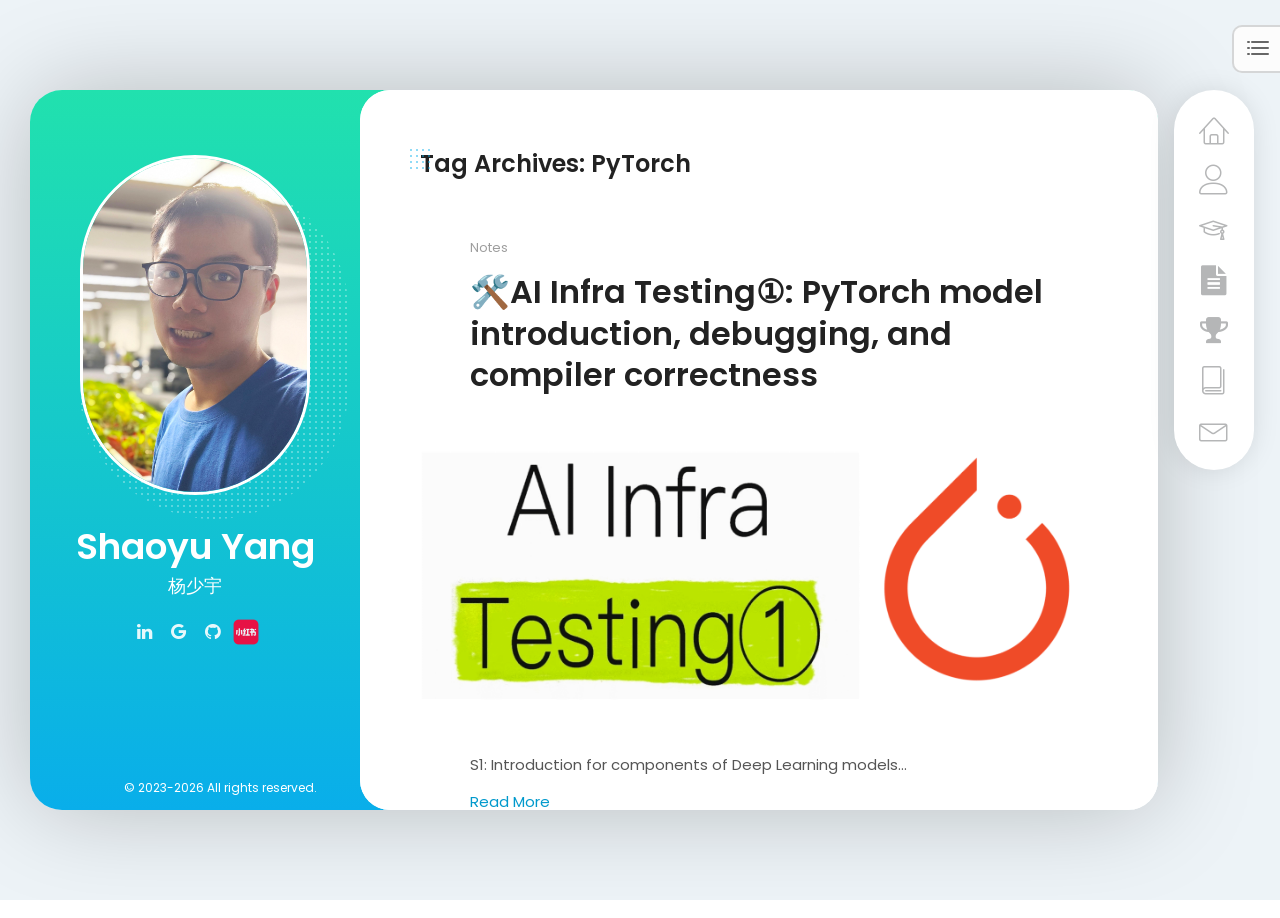
<file: tag/pytorch/index.html>
<!DOCTYPE html>
<html lang="zh-Hans">

<head><meta charset="UTF-8">
    
    <meta name="viewport" content="width=device-width, initial-scale=1.0, maximum-scale=1.0, user-scalable=no">
    <link rel="profile" href="//gmpg.org/xfn/11">
    <title>PyTorch – shaoyuyang</title>
<meta name="robots" content="max-image-preview:large">
	<style>img:is([sizes="auto" i], [sizes^="auto," i]) { contain-intrinsic-size: 3000px 1500px }</style>
	<link rel="dns-prefetch" href="//fonts.googleapis.com">
<link rel="alternate" type="application/rss+xml" title="shaoyuyang » Feed" href="https://shaoyuyoung.github.io/feed/">
<link rel="alternate" type="application/rss+xml" title="shaoyuyang » 评论 Feed" href="https://shaoyuyoung.github.io/comments/feed/">
<link rel="alternate" type="application/rss+xml" title="shaoyuyang » PyTorch 标签 Feed" href="https://shaoyuyoung.github.io/tag/pytorch/feed/">
<script type="text/javascript">
/* <![CDATA[ */
window._wpemojiSettings = {"baseUrl":"https:\/\/s.w.org\/images\/core\/emoji\/16.0.1\/72x72\/","ext":".png","svgUrl":"https:\/\/s.w.org\/images\/core\/emoji\/16.0.1\/svg\/","svgExt":".svg","source":{"concatemoji":"https:\/\/shaoyuyoung.github.io\/wp-includes\/js\/wp-emoji-release.min.js?ver=6.8.11"}};
/*! This file is auto-generated */
!function(s,n){var o,i,e;function c(e){try{var t={supportTests:e,timestamp:(new Date).valueOf()};sessionStorage.setItem(o,JSON.stringify(t))}catch(e){}}function p(e,t,n){e.clearRect(0,0,e.canvas.width,e.canvas.height),e.fillText(t,0,0);var t=new Uint32Array(e.getImageData(0,0,e.canvas.width,e.canvas.height).data),a=(e.clearRect(0,0,e.canvas.width,e.canvas.height),e.fillText(n,0,0),new Uint32Array(e.getImageData(0,0,e.canvas.width,e.canvas.height).data));return t.every(function(e,t){return e===a[t]})}function u(e,t){e.clearRect(0,0,e.canvas.width,e.canvas.height),e.fillText(t,0,0);for(var n=e.getImageData(16,16,1,1),a=0;a<n.data.length;a++)if(0!==n.data[a])return!1;return!0}function f(e,t,n,a){switch(t){case"flag":return n(e,"\ud83c\udff3\ufe0f\u200d\u26a7\ufe0f","\ud83c\udff3\ufe0f\u200b\u26a7\ufe0f")?!1:!n(e,"\ud83c\udde8\ud83c\uddf6","\ud83c\udde8\u200b\ud83c\uddf6")&&!n(e,"\ud83c\udff4\udb40\udc67\udb40\udc62\udb40\udc65\udb40\udc6e\udb40\udc67\udb40\udc7f","\ud83c\udff4\u200b\udb40\udc67\u200b\udb40\udc62\u200b\udb40\udc65\u200b\udb40\udc6e\u200b\udb40\udc67\u200b\udb40\udc7f");case"emoji":return!a(e,"\ud83e\udedf")}return!1}function g(e,t,n,a){var r="undefined"!=typeof WorkerGlobalScope&&self instanceof WorkerGlobalScope?new OffscreenCanvas(300,150):s.createElement("canvas"),o=r.getContext("2d",{willReadFrequently:!0}),i=(o.textBaseline="top",o.font="600 32px Arial",{});return e.forEach(function(e){i[e]=t(o,e,n,a)}),i}function t(e){var t=s.createElement("script");t.src=e,t.defer=!0,s.head.appendChild(t)}"undefined"!=typeof Promise&&(o="wpEmojiSettingsSupports",i=["flag","emoji"],n.supports={everything:!0,everythingExceptFlag:!0},e=new Promise(function(e){s.addEventListener("DOMContentLoaded",e,{once:!0})}),new Promise(function(t){var n=function(){try{var e=JSON.parse(sessionStorage.getItem(o));if("object"==typeof e&&"number"==typeof e.timestamp&&(new Date).valueOf()<e.timestamp+604800&&"object"==typeof e.supportTests)return e.supportTests}catch(e){}return null}();if(!n){if("undefined"!=typeof Worker&&"undefined"!=typeof OffscreenCanvas&&"undefined"!=typeof URL&&URL.createObjectURL&&"undefined"!=typeof Blob)try{var e="postMessage("+g.toString()+"("+[JSON.stringify(i),f.toString(),p.toString(),u.toString()].join(",")+"));",a=new Blob([e],{type:"text/javascript"}),r=new Worker(URL.createObjectURL(a),{name:"wpTestEmojiSupports"});return void(r.onmessage=function(e){c(n=e.data),r.terminate(),t(n)})}catch(e){}c(n=g(i,f,p,u))}t(n)}).then(function(e){for(var t in e)n.supports[t]=e[t],n.supports.everything=n.supports.everything&&n.supports[t],"flag"!==t&&(n.supports.everythingExceptFlag=n.supports.everythingExceptFlag&&n.supports[t]);n.supports.everythingExceptFlag=n.supports.everythingExceptFlag&&!n.supports.flag,n.DOMReady=!1,n.readyCallback=function(){n.DOMReady=!0}}).then(function(){return e}).then(function(){var e;n.supports.everything||(n.readyCallback(),(e=n.source||{}).concatemoji?t(e.concatemoji):e.wpemoji&&e.twemoji&&(t(e.twemoji),t(e.wpemoji)))}))}((window,document),window._wpemojiSettings);
/* ]]> */
</script>
<style id="wp-emoji-styles-inline-css" type="text/css">

	img.wp-smiley, img.emoji {
		display: inline !important;
		border: none !important;
		box-shadow: none !important;
		height: 1em !important;
		width: 1em !important;
		margin: 0 0.07em !important;
		vertical-align: -0.1em !important;
		background: none !important;
		padding: 0 !important;
	}
</style>
<style id="classic-theme-styles-inline-css" type="text/css">
/*! This file is auto-generated */
.wp-block-button__link{color:#fff;background-color:#32373c;border-radius:9999px;box-shadow:none;text-decoration:none;padding:calc(.667em + 2px) calc(1.333em + 2px);font-size:1.125em}.wp-block-file__button{background:#32373c;color:#fff;text-decoration:none}
</style>
<style id="global-styles-inline-css" type="text/css">
:root{--wp--preset--aspect-ratio--square: 1;--wp--preset--aspect-ratio--4-3: 4/3;--wp--preset--aspect-ratio--3-4: 3/4;--wp--preset--aspect-ratio--3-2: 3/2;--wp--preset--aspect-ratio--2-3: 2/3;--wp--preset--aspect-ratio--16-9: 16/9;--wp--preset--aspect-ratio--9-16: 9/16;--wp--preset--color--black: #000000;--wp--preset--color--cyan-bluish-gray: #abb8c3;--wp--preset--color--white: #ffffff;--wp--preset--color--pale-pink: #f78da7;--wp--preset--color--vivid-red: #cf2e2e;--wp--preset--color--luminous-vivid-orange: #ff6900;--wp--preset--color--luminous-vivid-amber: #fcb900;--wp--preset--color--light-green-cyan: #7bdcb5;--wp--preset--color--vivid-green-cyan: #00d084;--wp--preset--color--pale-cyan-blue: #8ed1fc;--wp--preset--color--vivid-cyan-blue: #0693e3;--wp--preset--color--vivid-purple: #9b51e0;--wp--preset--color--cornflower-blue: #7066ff;--wp--preset--color--emerald: #54ca95;--wp--preset--color--shakespeare: #55c0ce;--wp--preset--color--persimmon: #fc6158;--wp--preset--color--azure-radiance: #007ced;--wp--preset--color--neon-carrot: #ff9638;--wp--preset--color--burnt-sienna: #ef5555;--wp--preset--color--blue-bayoux: #4a6583;--wp--preset--color--cerulean: #0099e5;--wp--preset--color--saffron: #f8b732;--wp--preset--color--java: #10b9b2;--wp--preset--color--carnation: #ef5565;--wp--preset--color--very-light-gray: #f5f5f5;--wp--preset--color--light-gray: #e5e5e5;--wp--preset--color--dark-gray: #555;--wp--preset--color--very-dark-gray: #333;--wp--preset--gradient--vivid-cyan-blue-to-vivid-purple: linear-gradient(135deg,rgba(6,147,227,1) 0%,rgb(155,81,224) 100%);--wp--preset--gradient--light-green-cyan-to-vivid-green-cyan: linear-gradient(135deg,rgb(122,220,180) 0%,rgb(0,208,130) 100%);--wp--preset--gradient--luminous-vivid-amber-to-luminous-vivid-orange: linear-gradient(135deg,rgba(252,185,0,1) 0%,rgba(255,105,0,1) 100%);--wp--preset--gradient--luminous-vivid-orange-to-vivid-red: linear-gradient(135deg,rgba(255,105,0,1) 0%,rgb(207,46,46) 100%);--wp--preset--gradient--very-light-gray-to-cyan-bluish-gray: linear-gradient(135deg,rgb(238,238,238) 0%,rgb(169,184,195) 100%);--wp--preset--gradient--cool-to-warm-spectrum: linear-gradient(135deg,rgb(74,234,220) 0%,rgb(151,120,209) 20%,rgb(207,42,186) 40%,rgb(238,44,130) 60%,rgb(251,105,98) 80%,rgb(254,248,76) 100%);--wp--preset--gradient--blush-light-purple: linear-gradient(135deg,rgb(255,206,236) 0%,rgb(152,150,240) 100%);--wp--preset--gradient--blush-bordeaux: linear-gradient(135deg,rgb(254,205,165) 0%,rgb(254,45,45) 50%,rgb(107,0,62) 100%);--wp--preset--gradient--luminous-dusk: linear-gradient(135deg,rgb(255,203,112) 0%,rgb(199,81,192) 50%,rgb(65,88,208) 100%);--wp--preset--gradient--pale-ocean: linear-gradient(135deg,rgb(255,245,203) 0%,rgb(182,227,212) 50%,rgb(51,167,181) 100%);--wp--preset--gradient--electric-grass: linear-gradient(135deg,rgb(202,248,128) 0%,rgb(113,206,126) 100%);--wp--preset--gradient--midnight: linear-gradient(135deg,rgb(2,3,129) 0%,rgb(40,116,252) 100%);--wp--preset--font-size--small: 13px;--wp--preset--font-size--medium: 20px;--wp--preset--font-size--large: 36px;--wp--preset--font-size--x-large: 42px;--wp--preset--spacing--20: 0.44rem;--wp--preset--spacing--30: 0.67rem;--wp--preset--spacing--40: 1rem;--wp--preset--spacing--50: 1.5rem;--wp--preset--spacing--60: 2.25rem;--wp--preset--spacing--70: 3.38rem;--wp--preset--spacing--80: 5.06rem;--wp--preset--shadow--natural: 6px 6px 9px rgba(0, 0, 0, 0.2);--wp--preset--shadow--deep: 12px 12px 50px rgba(0, 0, 0, 0.4);--wp--preset--shadow--sharp: 6px 6px 0px rgba(0, 0, 0, 0.2);--wp--preset--shadow--outlined: 6px 6px 0px -3px rgba(255, 255, 255, 1), 6px 6px rgba(0, 0, 0, 1);--wp--preset--shadow--crisp: 6px 6px 0px rgba(0, 0, 0, 1);}:where(.is-layout-flex){gap: 0.5em;}:where(.is-layout-grid){gap: 0.5em;}body .is-layout-flex{display: flex;}.is-layout-flex{flex-wrap: wrap;align-items: center;}.is-layout-flex > :is(*, div){margin: 0;}body .is-layout-grid{display: grid;}.is-layout-grid > :is(*, div){margin: 0;}:where(.wp-block-columns.is-layout-flex){gap: 2em;}:where(.wp-block-columns.is-layout-grid){gap: 2em;}:where(.wp-block-post-template.is-layout-flex){gap: 1.25em;}:where(.wp-block-post-template.is-layout-grid){gap: 1.25em;}.has-black-color{color: var(--wp--preset--color--black) !important;}.has-cyan-bluish-gray-color{color: var(--wp--preset--color--cyan-bluish-gray) !important;}.has-white-color{color: var(--wp--preset--color--white) !important;}.has-pale-pink-color{color: var(--wp--preset--color--pale-pink) !important;}.has-vivid-red-color{color: var(--wp--preset--color--vivid-red) !important;}.has-luminous-vivid-orange-color{color: var(--wp--preset--color--luminous-vivid-orange) !important;}.has-luminous-vivid-amber-color{color: var(--wp--preset--color--luminous-vivid-amber) !important;}.has-light-green-cyan-color{color: var(--wp--preset--color--light-green-cyan) !important;}.has-vivid-green-cyan-color{color: var(--wp--preset--color--vivid-green-cyan) !important;}.has-pale-cyan-blue-color{color: var(--wp--preset--color--pale-cyan-blue) !important;}.has-vivid-cyan-blue-color{color: var(--wp--preset--color--vivid-cyan-blue) !important;}.has-vivid-purple-color{color: var(--wp--preset--color--vivid-purple) !important;}.has-black-background-color{background-color: var(--wp--preset--color--black) !important;}.has-cyan-bluish-gray-background-color{background-color: var(--wp--preset--color--cyan-bluish-gray) !important;}.has-white-background-color{background-color: var(--wp--preset--color--white) !important;}.has-pale-pink-background-color{background-color: var(--wp--preset--color--pale-pink) !important;}.has-vivid-red-background-color{background-color: var(--wp--preset--color--vivid-red) !important;}.has-luminous-vivid-orange-background-color{background-color: var(--wp--preset--color--luminous-vivid-orange) !important;}.has-luminous-vivid-amber-background-color{background-color: var(--wp--preset--color--luminous-vivid-amber) !important;}.has-light-green-cyan-background-color{background-color: var(--wp--preset--color--light-green-cyan) !important;}.has-vivid-green-cyan-background-color{background-color: var(--wp--preset--color--vivid-green-cyan) !important;}.has-pale-cyan-blue-background-color{background-color: var(--wp--preset--color--pale-cyan-blue) !important;}.has-vivid-cyan-blue-background-color{background-color: var(--wp--preset--color--vivid-cyan-blue) !important;}.has-vivid-purple-background-color{background-color: var(--wp--preset--color--vivid-purple) !important;}.has-black-border-color{border-color: var(--wp--preset--color--black) !important;}.has-cyan-bluish-gray-border-color{border-color: var(--wp--preset--color--cyan-bluish-gray) !important;}.has-white-border-color{border-color: var(--wp--preset--color--white) !important;}.has-pale-pink-border-color{border-color: var(--wp--preset--color--pale-pink) !important;}.has-vivid-red-border-color{border-color: var(--wp--preset--color--vivid-red) !important;}.has-luminous-vivid-orange-border-color{border-color: var(--wp--preset--color--luminous-vivid-orange) !important;}.has-luminous-vivid-amber-border-color{border-color: var(--wp--preset--color--luminous-vivid-amber) !important;}.has-light-green-cyan-border-color{border-color: var(--wp--preset--color--light-green-cyan) !important;}.has-vivid-green-cyan-border-color{border-color: var(--wp--preset--color--vivid-green-cyan) !important;}.has-pale-cyan-blue-border-color{border-color: var(--wp--preset--color--pale-cyan-blue) !important;}.has-vivid-cyan-blue-border-color{border-color: var(--wp--preset--color--vivid-cyan-blue) !important;}.has-vivid-purple-border-color{border-color: var(--wp--preset--color--vivid-purple) !important;}.has-vivid-cyan-blue-to-vivid-purple-gradient-background{background: var(--wp--preset--gradient--vivid-cyan-blue-to-vivid-purple) !important;}.has-light-green-cyan-to-vivid-green-cyan-gradient-background{background: var(--wp--preset--gradient--light-green-cyan-to-vivid-green-cyan) !important;}.has-luminous-vivid-amber-to-luminous-vivid-orange-gradient-background{background: var(--wp--preset--gradient--luminous-vivid-amber-to-luminous-vivid-orange) !important;}.has-luminous-vivid-orange-to-vivid-red-gradient-background{background: var(--wp--preset--gradient--luminous-vivid-orange-to-vivid-red) !important;}.has-very-light-gray-to-cyan-bluish-gray-gradient-background{background: var(--wp--preset--gradient--very-light-gray-to-cyan-bluish-gray) !important;}.has-cool-to-warm-spectrum-gradient-background{background: var(--wp--preset--gradient--cool-to-warm-spectrum) !important;}.has-blush-light-purple-gradient-background{background: var(--wp--preset--gradient--blush-light-purple) !important;}.has-blush-bordeaux-gradient-background{background: var(--wp--preset--gradient--blush-bordeaux) !important;}.has-luminous-dusk-gradient-background{background: var(--wp--preset--gradient--luminous-dusk) !important;}.has-pale-ocean-gradient-background{background: var(--wp--preset--gradient--pale-ocean) !important;}.has-electric-grass-gradient-background{background: var(--wp--preset--gradient--electric-grass) !important;}.has-midnight-gradient-background{background: var(--wp--preset--gradient--midnight) !important;}.has-small-font-size{font-size: var(--wp--preset--font-size--small) !important;}.has-medium-font-size{font-size: var(--wp--preset--font-size--medium) !important;}.has-large-font-size{font-size: var(--wp--preset--font-size--large) !important;}.has-x-large-font-size{font-size: var(--wp--preset--font-size--x-large) !important;}
:where(.wp-block-post-template.is-layout-flex){gap: 1.25em;}:where(.wp-block-post-template.is-layout-grid){gap: 1.25em;}
:where(.wp-block-columns.is-layout-flex){gap: 2em;}:where(.wp-block-columns.is-layout-grid){gap: 2em;}
:root :where(.wp-block-pullquote){font-size: 1.5em;line-height: 1.6;}
</style>
<link rel="stylesheet" id="font-awesome-css" href="https://shaoyuyoung.github.io/wp-content/plugins/elementor/assets/lib/font-awesome/css/font-awesome.min.css?ver=4.7.0" type="text/css" media="all">
<link rel="stylesheet" id="jquery-lazyloadxt-spinner-css-css" href="https://shaoyuyoung.github.io/wp-content/plugins/a3-lazy-load/assets/css/jquery.lazyloadxt.spinner.css?ver=6.8.11" type="text/css" media="all">
<link rel="stylesheet" id="a3a3_lazy_load-css" href="https://shaoyuyoung.github.io/wp-content/uploads/sass/a3_lazy_load.min.css?ver=1740050807" type="text/css" media="all">
<link rel="stylesheet" id="bootstrap-css" href="https://shaoyuyoung.github.io/wp-content/themes/breezycv/css/bootstrap.min.css?ver=4.0.0" type="text/css" media="all">
<link rel="stylesheet" id="normalize-css" href="https://shaoyuyoung.github.io/wp-content/themes/breezycv/css/normalize.css?ver=1.0" type="text/css" media="all">
<link rel="stylesheet" id="owl-carousel-css" href="https://shaoyuyoung.github.io/wp-content/themes/breezycv/css/owl.carousel.css?ver=2.0" type="text/css" media="all">
<link rel="stylesheet" id="perfect-scrollbar-css" href="https://shaoyuyoung.github.io/wp-content/themes/breezycv/css/perfect-scrollbar.css?ver=2.0" type="text/css" media="all">
<link rel="stylesheet" id="animations-css" href="https://shaoyuyoung.github.io/wp-content/themes/breezycv/css/animations.css?ver=1.0" type="text/css" media="all">
<link rel="stylesheet" id="magnific-popup-css" href="https://shaoyuyoung.github.io/wp-content/themes/breezycv/css/magnific-popup.css?ver=1.3.0" type="text/css" media="all">
<link rel="stylesheet" id="fw-option-type-icon-v2-pack-linear-icons-css" href="https://shaoyuyoung.github.io/wp-content/themes/breezycv/css/linearicons/style.css?ver=2.7.31" type="text/css" media="all">
<link rel="stylesheet" id="fw-option-type-icon-v2-pack-font-awesomefw-css" href="https://shaoyuyoung.github.io/wp-content/themes/breezycv/css/font-awesome/css/font-awesome.min.css?ver=2.7.31" type="text/css" media="all">
<link rel="stylesheet" id="breezycv-main-styles-css" href="https://shaoyuyoung.github.io/wp-content/themes/breezycv/css/main.css?ver=1.5.6" type="text/css" media="all">
<link rel="stylesheet" id="breezycv-customization-css" href="https://shaoyuyoung.github.io/wp-content/themes/breezycv/css/customization.css?ver=1.5.6" type="text/css" media="all">
<style id="breezycv-customization-inline-css" type="text/css">

        .page-content {
            max-width: 1280px;
        }
        @media only screen and (min-width: 1024px){
            .page-content {
                border-radius: 32px;
                
            }
            .animated-section,
            .section-content,
            .single-page-content,
            .content-wrapper {
               border-radius: 30px; 
            }
        }

        /* ============================================================================= 
        2. Typography
        ============================================================================= */
        body,
        p,
        .elementor .elementor-widget-icon-box .elementor-icon-box-content .elementor-icon-box-description {
            font-family: "Poppins", Helvetica, sans-serif;
            font-size: 15px;
            font-weight: 0;
            font-style: normal;
            line-height: 1.75em;
            color: #555;
        }

        .form-control,
        .form-control:focus,
        .has-error .form-control,
        .has-error .form-control:focus {
            font-family: "Poppins", Helvetica, sans-serif;
        }

        h1, h2, h3, h4, h5, h6 {
            font-family: "Poppins", Helvetica, sans-serif;
            font-weight: 600;
            font-style: normal;
            color: #222;
        }

        .logo-text, .logo-symbol {
            font-family: "Poppins", Helvetica, sans-serif;
        }

        h1 {
            font-size: 32px;
            color: #222;
        }
        h2 {
            font-size: 24px;
            color: #222;
        }
        h3 {
            font-size: 18px;
            color: #222;
        }
        h4 {
            font-size: 16px;
            color: #222;
        }
        h5 {
            font-size: 14px;
            color: #222;
        }
        h6 {
            font-size: 12px;
            color: #222;
        }

        .testimonial-author {
            font-family: "Poppins", Helvetica, sans-serif;
            font-weight: 600;
            font-style: normal;
            color: #222;
        }

        .timeline-item .item-period,
        .mobile-site-title {
            font-family: "Poppins", Helvetica, sans-serif;
        }

        .form-control,
        .form-control:focus,
        .has-error .form-control,
        .has-error .form-control:focus,
        input[type="search"],
        input[type="password"],
        input[type="text"],
        .header-search input.form-control {
            font-family: "Poppins", Helvetica, sans-serif;
            font-weight: 0;
            font-style: normal;
        }

        .btn-primary, .btn-secondary, button, input[type="button"], input[type="submit"] {
            font-family: "Poppins", Helvetica, sans-serif;
        }


        /* ============================================================================= 
        3. Logo
        ============================================================================= */
        .header-photo,
        .header-photo img {
            
        height: auto;
        max-height: 340px;
        
            
        width: auto;
        max-width: 340px;
        
        }


        
        .logo-text {
            line-height: 340px;
            margin-left: 10px;
        }
        

        

        

        /* ============================================================================= 
        4. Backgrounds
        ============================================================================= */
        
        html {
            background: -webkit-gradient(linear, left top, left bottom, from(#edf3f7), to(#edf3f7));
            background: linear-gradient(#edf3f7, #edf3f7);
        }
        body {
            background-color: transparent;
        }
    
    .lm-animated-bg {
        position: absolute;
        width: auto;
        height: auto;
        top: -18px;
        left: -18px;
        right: -18px;
        bottom: -18px;
        background-image: url();
        background-position: center center;
        background-size: cover;
        background-repeat: no-repeat;
        z-index: -1;
    }
    

        .animated-section > .section-content,
        .single-page-content > .content-wrapper,
        .page-portfolio-loaded,
        .single-post .site-content .post-content {
            background-color: #fff;
        }

        .btn-primary:hover,
        .btn-primary:focus,
        .elementor .btn-primary:hover,
        .elementor .btn-primary:focus,
        button:hover,
        button:focus,
        input[type="button"]:hover,
        input[type="button"]:focus,
        input[type="submit"]:hover,
        input[type="submit"]:focus,
        .elementor .skill-percentage,
        .elementor .service-icon,
        .lm-pricing .lm-package-wrap.highlight-col .lm-heading-row span:after,
        .portfolio-page-nav > div.nav-item a:hover,
        .elementor .testimonials.owl-carousel .owl-nav .owl-prev:hover,
        .elementor .testimonials.owl-carousel .owl-nav .owl-next:hover,
        .elementor .clients.owl-carousel .owl-nav .owl-prev:hover,
        .elementor .clients.owl-carousel .owl-nav .owl-next:hover,
        .elementor .fw-pricing .fw-package-wrap.highlight-col .fw-heading-row span:after,
        .cat-links li a,
        .cat-links li a:hover,
        .calendar_wrap td#today,
        .nothing-found p,
        .elementor .portfolio-grid figure .portfolio-preview-desc h5:after,
        .preloader-spinner,
        .elementor .info-list li .title:after,
        .elementor .clients.owl-carousel .owl-dot.active span,
        .elementor .clients.owl-carousel .owl-dot:hover span,
        .elementor .testimonials.owl-carousel .owl-dot.active span,
        .elementor .testimonials.owl-carousel .owl-dot:hover span,
        .logo-symbol,
        .elementor .fw-pricing .fw-package.highlight .fw-heading-row span:after,
        .ps:hover>.ps__scrollbar-y-rail:hover>.ps__scrollbar-y,
        .elementor .knowledges li,
        .elementor .timeline .divider:before {
            background-color: #09aeea;
        }

        @media only screen and (min-width: 1025px) {
            ul.main-menu .link-text {
                background-color: #09aeea;
            }
        }

        @media only screen and (max-width: 1024px) {
            .menu-toggle {
                background-color: #09aeea;
            }
        }


        .blog-sidebar .sidebar-item {
            background-color: #fff;
        }

        .block-title:after, h3.comment-reply-title:after {
            background-image: -webkit-repeating-radial-gradient(center center, #09aeea, #09aeea 1px, transparent 0px, transparent 100%);
            background-image: -moz-repeating-radial-gradient(center center, #09aeea, #09aeea 1px, transparent 0px, transparent 100%);
            background-image: -ms-repeating-radial-gradient(center center, #09aeea, #09aeea 1px, transparent 0px, transparent 100%);
        }




        /* ============================================================================= 
        5. Colors
        ============================================================================= */
        a,
        .form-group-with-icon.form-group-focus i,
        .site-title span,
        .header-search button:hover,
        .header-search button:focus,
        .block-title h3 span,
        .header-search button:hover,
        .header-search button:focus,
        .ajax-page-nav > div.nav-item a:hover,
        .project-general-info .fa,
        .comment-author a:hover,
        .comment-list .pingback a:hover,
        .comment-list .trackback a:hover,
        .comment-metadata a:hover,
        .comment-reply-title small a:hover,
        .entry-title a:hover,
        .entry-content .edit-link a:hover,
        .post-navigation a:hover,
        .image-navigation a:hover,
        .elementor .portfolio-grid figure i,
        .share-buttons a:hover,
        .elementor .info-block-w-icon i,
        .elementor .lm-info-block i,
        .lmpixels-arrows-nav div:hover,
        .block-title h2 span, h3.comment-reply-title span,
        ul.main-menu .current-menu-item a,
        .elementor .block-title h2 span,
        .elementor .fun-fact i,
        .elementor .testimonial .author-info .icon,
        .elementor .header-buttons .btn-primary:hover,
        .elementor .form-group:not(.form-group-checkbox) .form-control:focus ~ label,
        .elementor .form-group.form-group-focus:not(.form-group-checkbox) .form-control ~ label,
        .elementor .info-list li .title,
        .header-buttons .btn-primary:hover {
            color: #09aeea;
        }

        a,
        .entry-meta:not(.entry-tags-share) a:hover {
            color: #0099cc;
        }

        a:hover,
        .post-navigation .meta-nav:hover {
            color: #006699;
        }

        .wp-block-pullquote.is-style-solid-color {
            background-color: #09aeea;
        }

        .wp-block-button:not(.is-style-outline) .wp-block-button__link:not(.has-background),
        .wp-block-button.is-style-outline .wp-block-button__link:active,
        .wp-block-button.is-style-outline .wp-block-button__link:focus,
        .wp-block-button.is-style-outline .wp-block-button__link:hover {
            background-color: #09aeea;
        }

        @media only screen and (min-width: 1025px) {
            ul.main-menu a.active,
            ul.main-menu a:focus,
            ul.main-menu a:hover {
                color: #09aeea;
            }
        }

        @media only screen and (max-width: 1024px) {
            .header {
                background-color: #09aeea;
            }
        }




        /* ============================================================================= 
        6. Borders
        ============================================================================= */
        .logo-symbol,
        .btn-primary,
        .elementor .btn-primary,
        button,
        input[type="button"],
        input[type="submit"],
        .btn-primary:hover,
        .btn-primary:focus,
        button:hover,
        button:focus,
        input[type="button"]:hover,
        input[type="button"]:focus,
        input[type="submit"]:hover,
        input[type="submit"]:focus,
        .form-control + .form-control-border,
        .elementor .timeline-item,
        .elementor .timeline-item:before,
        .page-links a:hover,
        .paging-navigation .page-numbers.current,
        .paging-navigation .page-numbers:hover,
        .paging-navigation .page-numbers:focus,
        .portfolio-grid figure .portfolio-preview-desc h5:after,
        .paging-navigation a:hover,
        .skill-container,
        .btn-primary, button, input[type="button"], input[type="submit"],
        .blog-sidebar ul li:before,
        .elementor .share-buttons a:hover,
        .elementor .testimonials.owl-carousel .owl-nav .owl-prev:hover,
        .elementor .testimonials.owl-carousel .owl-nav .owl-next:hover,
        .elementor .clients.owl-carousel .owl-nav .owl-prev:hover,
        .elementor .clients.owl-carousel .owl-nav .owl-next:hover,
        .wp-block-pullquote,
        .wp-block-button .wp-block-button__link,
        .elementor .timeline-item h5.item-period,
        .form-control ~ .form-control-border,
        .elementor .form-control ~ .form-control-border,
        .elementor .timeline .divider:after {
            border-color: #09aeea;
        }

        @media only screen and (max-width: 1024px) {
            .lmpixels-arrows-nav {
                border-color: #09aeea;
            }
        }


        /* ============================================================================= 
        7. Page Titles and Page Content Area
        ============================================================================= */
        .page-title:after {
            background-image: -webkit-repeating-radial-gradient(center center, #09aeea, #09aeea 1px, transparent 0px, transparent 100%);
            background-image: -moz-repeating-radial-gradient(center center, #09aeea, #09aeea 1px, transparent 0px, transparent 100%);
            background-image: -ms-repeating-radial-gradient(center center, #09aeea, #09aeea 1px, transparent 0px, transparent 100%);
        }

        .page-title h1 {
            color: #222;
            font-size: 32px;
            font-family: Poppins, Helvetica, sans-serif;
            font-weight: 600;
            font-style: normal;
            letter-spacing: 0px;
        }

        @media only screen and (max-width: 1024px) {
            .page-title h1 {
                font-size: 25.6px;
            }
        }

        .page-content {
            background: -webkit-gradient(linear, left top, left bottom, from(#21e1ae), to(#09aeea));
            background: linear-gradient(#21e1ae, #09aeea);
        }

        

        /* ============================================================================= 
        8. Custom Styles
        ============================================================================= */
        
    
</style>
<link rel="stylesheet" id="breezycv-google-fonts-css" href="http://fonts.googleapis.com/css?family=Poppins:100,100italic,200,200italic,300,300italic,regular,italic,500,500italic,600,600italic,700,700italic,800,800italic,900,900italic" type="text/css" media="all">
<script type="text/javascript" src="https://shaoyuyoung.github.io/wp-includes/js/jquery/jquery.min.js?ver=3.7.1" id="jquery-core-js"></script>
<script type="text/javascript" src="https://shaoyuyoung.github.io/wp-includes/js/jquery/jquery-migrate.min.js?ver=3.4.1" id="jquery-migrate-js"></script>
<link rel="https://api.w.org/" href="https://shaoyuyoung.github.io/wp-json/"><link rel="alternate" title="JSON" type="application/json" href="https://shaoyuyoung.github.io/wp-json/wp/v2/tags/24"><link rel="EditURI" type="application/rsd+xml" title="RSD" href="https://shaoyuyoung.github.io/xmlrpc.php?rsd">
<meta name="generator" content="WordPress 6.8.11">
<style type="text/css">.recentcomments a{display:inline !important;padding:0 !important;margin:0 !important;}</style>			<style>
				.e-con.e-parent:nth-of-type(n+4):not(.e-lazyloaded):not(.e-no-lazyload),
				.e-con.e-parent:nth-of-type(n+4):not(.e-lazyloaded):not(.e-no-lazyload) * {
					background-image: none !important;
				}
				@media screen and (max-height: 1024px) {
					.e-con.e-parent:nth-of-type(n+3):not(.e-lazyloaded):not(.e-no-lazyload),
					.e-con.e-parent:nth-of-type(n+3):not(.e-lazyloaded):not(.e-no-lazyload) * {
						background-image: none !important;
					}
				}
				@media screen and (max-height: 640px) {
					.e-con.e-parent:nth-of-type(n+2):not(.e-lazyloaded):not(.e-no-lazyload),
					.e-con.e-parent:nth-of-type(n+2):not(.e-lazyloaded):not(.e-no-lazyload) * {
						background-image: none !important;
					}
				}
			</style>
			<link rel="icon" href="https://shaoyuyoung.github.io/wp-content/uploads/2025/01/cropped-pixiu.webp" sizes="32x32">
<link rel="icon" href="https://shaoyuyoung.github.io/wp-content/uploads/2025/01/cropped-pixiu.webp" sizes="192x192">
<link rel="apple-touch-icon" href="https://shaoyuyoung.github.io/wp-content/uploads/2025/01/cropped-pixiu.webp">
<meta name="msapplication-TileImage" content="https://shaoyuyoung.github.io/wp-content/uploads/2025/01/cropped-pixiu.webp">
</head>

<body class="archive tag tag-pytorch tag-24 wp-embed-responsive wp-theme-breezycv eio-default masthead-fixed list-view full-width elementor-default elementor-kit-13">

<div class="lm-animated-bg"></div>
    
<!-- Loading animation -->
<div class="preloader">
  <div class="preloader-animation">
    <div class="preloader-spinner">
    </div>
  </div>
</div>
<!-- /Loading animation -->

<div class="page-wrapper bg-move-effect">
    <div class="page-content site-content">

        <header id="site_header" class="header mobile-menu-hide">
            <div class="header-content">
                <div class="header-photo">
                                        <a href="https://shaoyuyoung.github.io/">
                        <img src="https://shaoyuyoung.github.io/wp-content/uploads/2026/06/avtar-scaled.jpg" alt="image">
                    </a>
                                    </div>

                                <div class="header-titles">
                                            <a href="https://shaoyuyoung.github.io/">
                            <h2>Shaoyu Yang</h2>
                        </a>
                                                                <h4>杨少宇</h4>
                                    </div>
                            </div>

            <ul id="menu-vcard-menu" class="breezycv-classic-menu main-menu"><li id="menu-item-20" class="menu-item menu-item-type-post_type menu-item-object-page menu-item-has-icon"><a class="nav-anim" href="https://shaoyuyoung.github.io/#home" data-object="page"><span class="menu-icon lnr lnr-home"></span> <span class="link-text">Home</span></a></li>
<li id="menu-item-30" class="menu-item menu-item-type-post_type menu-item-object-page menu-item-has-icon"><a class="nav-anim" href="https://shaoyuyoung.github.io/#about-me" data-object="page"><span class="menu-icon lnr lnr-user"></span> <span class="link-text">About Me</span></a></li>
<li id="menu-item-61" class="menu-item menu-item-type-post_type menu-item-object-page menu-item-has-icon"><a class="nav-anim" href="https://shaoyuyoung.github.io/#resume" data-object="page"><span class="menu-icon lnr lnr-graduation-hat"></span> <span class="link-text">Resume</span></a></li>
<li id="menu-item-212" class="menu-item menu-item-type-post_type menu-item-object-page menu-item-has-icon"><a class="nav-anim" href="https://shaoyuyoung.github.io/#publication" data-object="page"><span class="menu-icon fafw fafw-file-text"></span> <span class="link-text">Publication</span></a></li>
<li id="menu-item-515" class="menu-item menu-item-type-post_type menu-item-object-page menu-item-has-icon"><a class="nav-anim" href="https://shaoyuyoung.github.io/#awards" data-object="page"><span class="menu-icon fafw fafw-trophy"></span> <span class="link-text">Awards</span></a></li>
<li id="menu-item-107" class="menu-item menu-item-type-post_type menu-item-object-page menu-item-has-icon"><a class="nav-anim" href="https://shaoyuyoung.github.io/#blog" data-object="page"><span class="menu-icon lnr lnr-book"></span> <span class="link-text">Blog</span></a></li>
<li id="menu-item-111" class="menu-item menu-item-type-post_type menu-item-object-page menu-item-has-icon"><a class="nav-anim" href="https://shaoyuyoung.github.io/#contact" data-object="page"><span class="menu-icon lnr lnr-envelope"></span> <span class="link-text">Contact</span></a></li>
</ul>
             <!-- Social Links -->
                        <div class="social-links">
              <ul>
                                    <li>
                        <a href="https://www.linkedin.com/in/shaoyu-yang-325b092a8" target="_blank">
                                                                                        <i class="fafw fafw-linkedin"></i>
                                                    </a>
                    </li>
                                      <li>
                        <a href="https://scholar.google.com/citations?hl=zh-CN&amp;user=xjXyBgUAAAAJ" target="_blank">
                                                                                        <i class="fafw fafw-google"></i>
                                                    </a>
                    </li>
                                      <li>
                        <a href="https://github.com/shaoyuyoung" target="_blank">
                                                                                        <i class="fafw fafw-github"></i>
                                                    </a>
                    </li>
                                      <li>
                        <a href="https://shaoyuyoung.github.io/wp-content/uploads/2026/01/xiaohongshulink.jpg" target="_blank">
                                                            <img src="https://shaoyuyoung.github.io/wp-content/uploads/2026/01/xiaohongshu.png" alt="xiaohongshu">
                                                                                </a>
                    </li>
                                </ul>
            </div>
                        <!-- /Social Links -->

            <!-- Buttons -->
                                                    <!-- /Buttons -->

            <!-- Copyrights -->
                        <div class="copyrights">© 2023-2026 All rights reserved.</div>
                        <!-- /Copyrights -->
        </header>

        <div class="mobile-site-title mobile-visible">
            <a href="https://shaoyuyoung.github.io/">
                Shaoyu Yang            </a>
        </div>

        <!-- Mobile Navigation -->
        <div class="menu-toggle">
            <span></span>
            <span></span>
            <span></span>
        </div>
        <!-- End Mobile Navigation -->

        <div class="content-area single-page-area">
    <div class="single-page-content">
        <div class="content-wrapper">
							<h2 class="page-title">Tag Archives: PyTorch</h2>

			
<article id="post-873" class="post-873 post type-post status-publish format-standard has-post-thumbnail hentry category-notes tag-ai-infra tag-debugging tag-pytorch">

	<header class="entry-header">
		<div class="entry-meta entry-meta-top">
			<span><a href="https://shaoyuyoung.github.io/category/notes/" rel="category tag">Notes</a></span> 					</div><!-- .entry-meta -->

				<h3 class="entry-title"><a href="https://shaoyuyoung.github.io/ai-infra-testing-1/" rel="bookmark">🛠️AI Infra Testing①: PyTorch model introduction, debugging, and compiler correctness</a></h3>	</header><!-- .entry-header -->

	
			<a class="post-thumbnail" href="https://shaoyuyoung.github.io/ai-infra-testing-1/">
				<img fetchpriority="high" width="1650" height="659" src="https://shaoyuyoung.github.io/wp-content/plugins/a3-lazy-load/assets/images/lazy_placeholder.gif" data-lazy-type="image" data-src="https://shaoyuyoung.github.io/wp-content/uploads/2025/02/AI-Infra-Testing-1.png" class="lazy lazy-hidden attachment-full size-full wp-post-image" alt="" decoding="async" srcset="" data-srcset="https://shaoyuyoung.github.io/wp-content/uploads/2025/02/AI-Infra-Testing-1.png 1650w, https://shaoyuyoung.github.io/wp-content/uploads/2025/02/AI-Infra-Testing-1-300x120.png 300w, https://shaoyuyoung.github.io/wp-content/uploads/2025/02/AI-Infra-Testing-1-1024x409.png 1024w, https://shaoyuyoung.github.io/wp-content/uploads/2025/02/AI-Infra-Testing-1-768x307.png 768w, https://shaoyuyoung.github.io/wp-content/uploads/2025/02/AI-Infra-Testing-1-1536x613.png 1536w" sizes="(max-width: 1650px) 100vw, 1650px"><noscript><img width="1650" height="659" src="https://shaoyuyoung.github.io/wp-content/uploads/2025/02/AI-Infra-Testing-1.png" class="attachment-full size-full wp-post-image" alt="" decoding="async" srcset="https://shaoyuyoung.github.io/wp-content/uploads/2025/02/AI-Infra-Testing-1.png 1650w, https://shaoyuyoung.github.io/wp-content/uploads/2025/02/AI-Infra-Testing-1-300x120.png 300w, https://shaoyuyoung.github.io/wp-content/uploads/2025/02/AI-Infra-Testing-1-1024x409.png 1024w, https://shaoyuyoung.github.io/wp-content/uploads/2025/02/AI-Infra-Testing-1-768x307.png 768w, https://shaoyuyoung.github.io/wp-content/uploads/2025/02/AI-Infra-Testing-1-1536x613.png 1536w" sizes="(max-width: 1650px) 100vw, 1650px"></noscript>			</a>

		
	<div class="post-content">
				<div class="entry-summary">
			<p>S1: Introduction for components of Deep Learning models…</p>
<p><a class="read-more" href="https://shaoyuyoung.github.io/ai-infra-testing-1/">Read More</a></p>
		</div><!-- .entry-summary -->
		
				<div class="entry-meta entry-meta-bottom">
					<div class="date-author">
			<span class="entry-date"><a href="https://shaoyuyoung.github.io/ai-infra-testing-1/" rel="bookmark"><i class="fa fa-fw fa-clock-o"></i> <time class="entry-date" datetime="2025-03-22T16:32:23+08:00">2025年3月22日</time></a></span><span class="author vcard"><a class="url fn n" href="https://shaoyuyoung.github.io/author/shaoyuyoung/" rel="author"><i class="fa fa-fw fa-user"></i> shaoyuyoung</a></span> 			</div>
						<!-- Share Buttons -->
			<div class="entry-share btn-group share-buttons">
				        <a href="https://www.facebook.com/sharer/sharer.php?u=https://shaoyuyoung.github.io/ai-infra-testing-1/" onclick="javascript:window.open(this.href, '', 'menubar=no,toolbar=no,resizable=yes,scrollbars=yes,height=300,width=600');return false;" class="btn" target="_blank" title="Share on Facebook">
            <i class="fa fa-facebook"></i>
        </a>
        <a href="https://twitter.com/share?url=https://shaoyuyoung.github.io/ai-infra-testing-1/" onclick="javascript:window.open(this.href, '', 'menubar=no,toolbar=no,resizable=yes,scrollbars=yes,height=300,width=600');return false;" class="btn" target="_blank" title="Share on Twitter">
            <i class="fa fa-twitter"></i>
        </a>
        <a href="http://www.linkedin.com/shareArticle?mini=true&amp;url=https://shaoyuyoung.github.io/ai-infra-testing-1/" onclick="javascript:window.open(this.href,'', 'menubar=no,toolbar=no,resizable=yes,scrollbars=yes,height=600,width=600');return false;" class="btn" title="Share on LinkedIn">
            <i class="fa fa-linkedin"></i>
        </a>
        <a href="http://www.digg.com/submit?url=https://shaoyuyoung.github.io/ai-infra-testing-1/" onclick="javascript:window.open(this.href,'', 'menubar=no,toolbar=no,resizable=yes,scrollbars=yes,height=600,width=600');return false;" class="btn" title="Share on Digg">
            <i class="fa fa-digg"></i>
        </a>
    			</div>
		<!-- /Share Buttons -->
				</div>
				<div class="post-tags">
			<span class="tags"><a href="https://shaoyuyoung.github.io/tag/ai-infra/" rel="tag">AI Infra</a><a href="https://shaoyuyoung.github.io/tag/debugging/" rel="tag">debugging</a><a href="https://shaoyuyoung.github.io/tag/pytorch/" rel="tag">PyTorch</a></span>		</div>
	</div>
</article><!-- #post-## -->
		</div>
    </div>
</div>
  
        </div>
        
	<div id="blog-sidebar" class="blog-sidebar hidden-sidebar">
		<div class="sidebar-toggle">
			<span></span>
			<span></span>
			<span></span>
		</div>
		<div class="blog-sidebar-content clearfix">
			<div class="sidebar-item"><form role="search" method="get" class="search-form" action="https://shaoyuyoung.github.io/">
				<label>
					<span class="screen-reader-text">搜索：</span>
					<input type="search" class="search-field" placeholder="搜索…" value="" name="s">
				</label>
				<input type="submit" class="search-submit" value="搜索">
			</form></div>
		<div class="sidebar-item">
		<div class="sidebar-title"><h4>近期文章</h4></div>
		<ul>
											<li>
					<a href="https://shaoyuyoung.github.io/moments/">🌠Moments</a>
									</li>
											<li>
					<a href="https://shaoyuyoung.github.io/fuel/">May the Feedback Be with You! (愿反馈与你同在)</a>
									</li>
											<li>
					<a href="https://shaoyuyoung.github.io/ai-infra-testing-2/">🛠️AI Infra Testing②: How to draft a good bug report for open-source community?</a>
									</li>
											<li>
					<a href="https://shaoyuyoung.github.io/ai-infra-testing-1/">🛠️AI Infra Testing①: PyTorch model introduction, debugging, and compiler correctness</a>
									</li>
					</ul>

		</div><div class="sidebar-item"><div class="sidebar-title"><h4>近期评论</h4></div><ul id="recentcomments"></ul></div>		</div>
	</div>
    </div>
	<script type="speculationrules">
{"prefetch":[{"source":"document","where":{"and":[{"href_matches":"\/*"},{"not":{"href_matches":["\/wp-*.php","\/wp-admin\/*","\/wp-content\/uploads\/*","\/wp-content\/*","\/wp-content\/plugins\/*","\/wp-content\/themes\/breezycv\/*","\/*\\?(.+)"]}},{"not":{"selector_matches":"a[rel~=\"nofollow\"]"}},{"not":{"selector_matches":".no-prefetch, .no-prefetch a"}}]},"eagerness":"conservative"}]}
</script>
			<script type='text/javascript'>
				const lazyloadRunObserver = () => {
					const lazyloadBackgrounds = document.querySelectorAll( `.e-con.e-parent:not(.e-lazyloaded)` );
					const lazyloadBackgroundObserver = new IntersectionObserver( ( entries ) => {
						entries.forEach( ( entry ) => {
							if ( entry.isIntersecting ) {
								let lazyloadBackground = entry.target;
								if( lazyloadBackground ) {
									lazyloadBackground.classList.add( 'e-lazyloaded' );
								}
								lazyloadBackgroundObserver.unobserve( entry.target );
							}
						});
					}, { rootMargin: '200px 0px 200px 0px' } );
					lazyloadBackgrounds.forEach( ( lazyloadBackground ) => {
						lazyloadBackgroundObserver.observe( lazyloadBackground );
					} );
				};
				const events = [
					'DOMContentLoaded',
					'elementor/lazyload/observe',
				];
				events.forEach( ( event ) => {
					document.addEventListener( event, lazyloadRunObserver );
				} );
			</script>
			<script type="text/javascript" id="jquery-lazyloadxt-js-extra">
/* <![CDATA[ */
var a3_lazyload_params = {"apply_images":"1","apply_videos":"1"};
/* ]]> */
</script>
<script type="text/javascript" src="https://shaoyuyoung.github.io/wp-content/plugins/a3-lazy-load/assets/js/jquery.lazyloadxt.extra.min.js?ver=2.7.3" id="jquery-lazyloadxt-js"></script>
<script type="text/javascript" src="https://shaoyuyoung.github.io/wp-content/plugins/a3-lazy-load/assets/js/jquery.lazyloadxt.srcset.min.js?ver=2.7.3" id="jquery-lazyloadxt-srcset-js"></script>
<script type="text/javascript" id="jquery-lazyloadxt-extend-js-extra">
/* <![CDATA[ */
var a3_lazyload_extend_params = {"edgeY":"0","horizontal_container_classnames":""};
/* ]]> */
</script>
<script type="text/javascript" src="https://shaoyuyoung.github.io/wp-content/plugins/a3-lazy-load/assets/js/jquery.lazyloadxt.extend.js?ver=2.7.3" id="jquery-lazyloadxt-extend-js"></script>
<script type="text/javascript" src="https://shaoyuyoung.github.io/wp-content/themes/breezycv/js/modernizr.custom.js?ver=2.8.3" id="modernizr-js"></script>
<script type="text/javascript" src="https://shaoyuyoung.github.io/wp-content/themes/breezycv/js/bootstrap.min.js?ver=4.0.0" id="bootstrap-js"></script>
<script type="text/javascript" src="https://shaoyuyoung.github.io/wp-content/themes/breezycv/js/owl.carousel.min.js?ver=2.0" id="owl-carousel-js"></script>
<script type="text/javascript" src="https://shaoyuyoung.github.io/wp-content/themes/breezycv/js/perfect-scrollbar.min.js?ver=0.8.1" id="perfect-scrollbar-js"></script>
<script type="text/javascript" src="https://shaoyuyoung.github.io/wp-content/themes/breezycv/js/validator.js?ver=1.0" id="breezycv-jquery-validator-js"></script>
<script type="text/javascript" src="https://shaoyuyoung.github.io/wp-includes/js/imagesloaded.min.js?ver=5.0.0" id="imagesloaded-js"></script>
<script type="text/javascript" src="https://shaoyuyoung.github.io/wp-content/themes/breezycv/js/jquery.shuffle.min.js?ver=3.1.1" id="shuffle-js"></script>
<script type="text/javascript" src="https://shaoyuyoung.github.io/wp-includes/js/masonry.min.js?ver=4.2.2" id="masonry-js"></script>
<script type="text/javascript" src="https://shaoyuyoung.github.io/wp-content/themes/breezycv/js/jquery.magnific-popup.min.js?ver=1.2.0" id="magnific-popup-js"></script>
<script type="text/javascript" src="https://shaoyuyoung.github.io/wp-content/themes/breezycv/js/mutate.events.min.js?ver=1.0.0" id="events-js"></script>
<script type="text/javascript" src="https://shaoyuyoung.github.io/wp-content/themes/breezycv/js/mutate.min.js?ver=1.0.0" id="mutate-js"></script>
<script type="text/javascript" src="https://shaoyuyoung.github.io/wp-content/themes/breezycv/js/main.js?ver=1.5.6" id="breezycv-jquery-main-js"></script>
<script type="text/javascript" id="breezycv-jquery-main-js-after">
/* <![CDATA[ */
var ajaxurl = "https://shaoyuyoung.github.io/wp-admin/admin-ajax.php";
/* ]]> */
</script>
</body>
</html>
</file>
